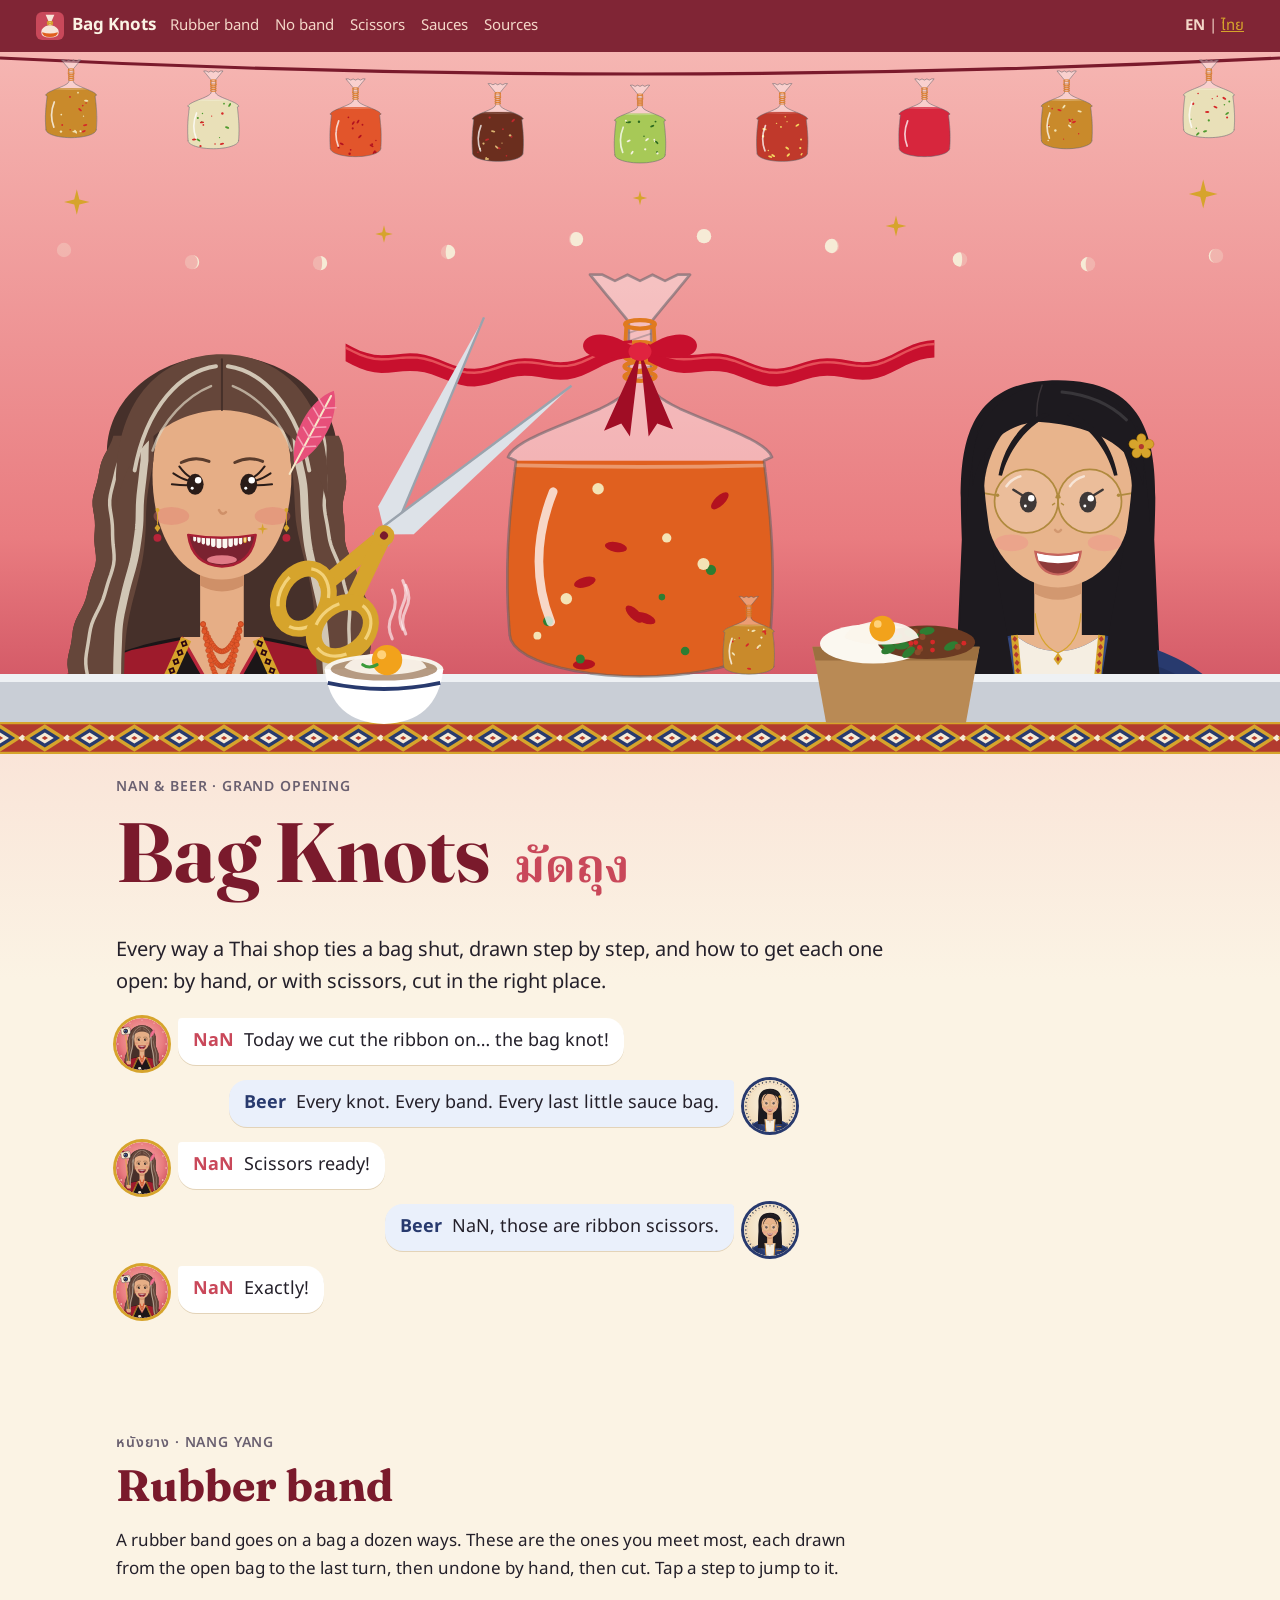
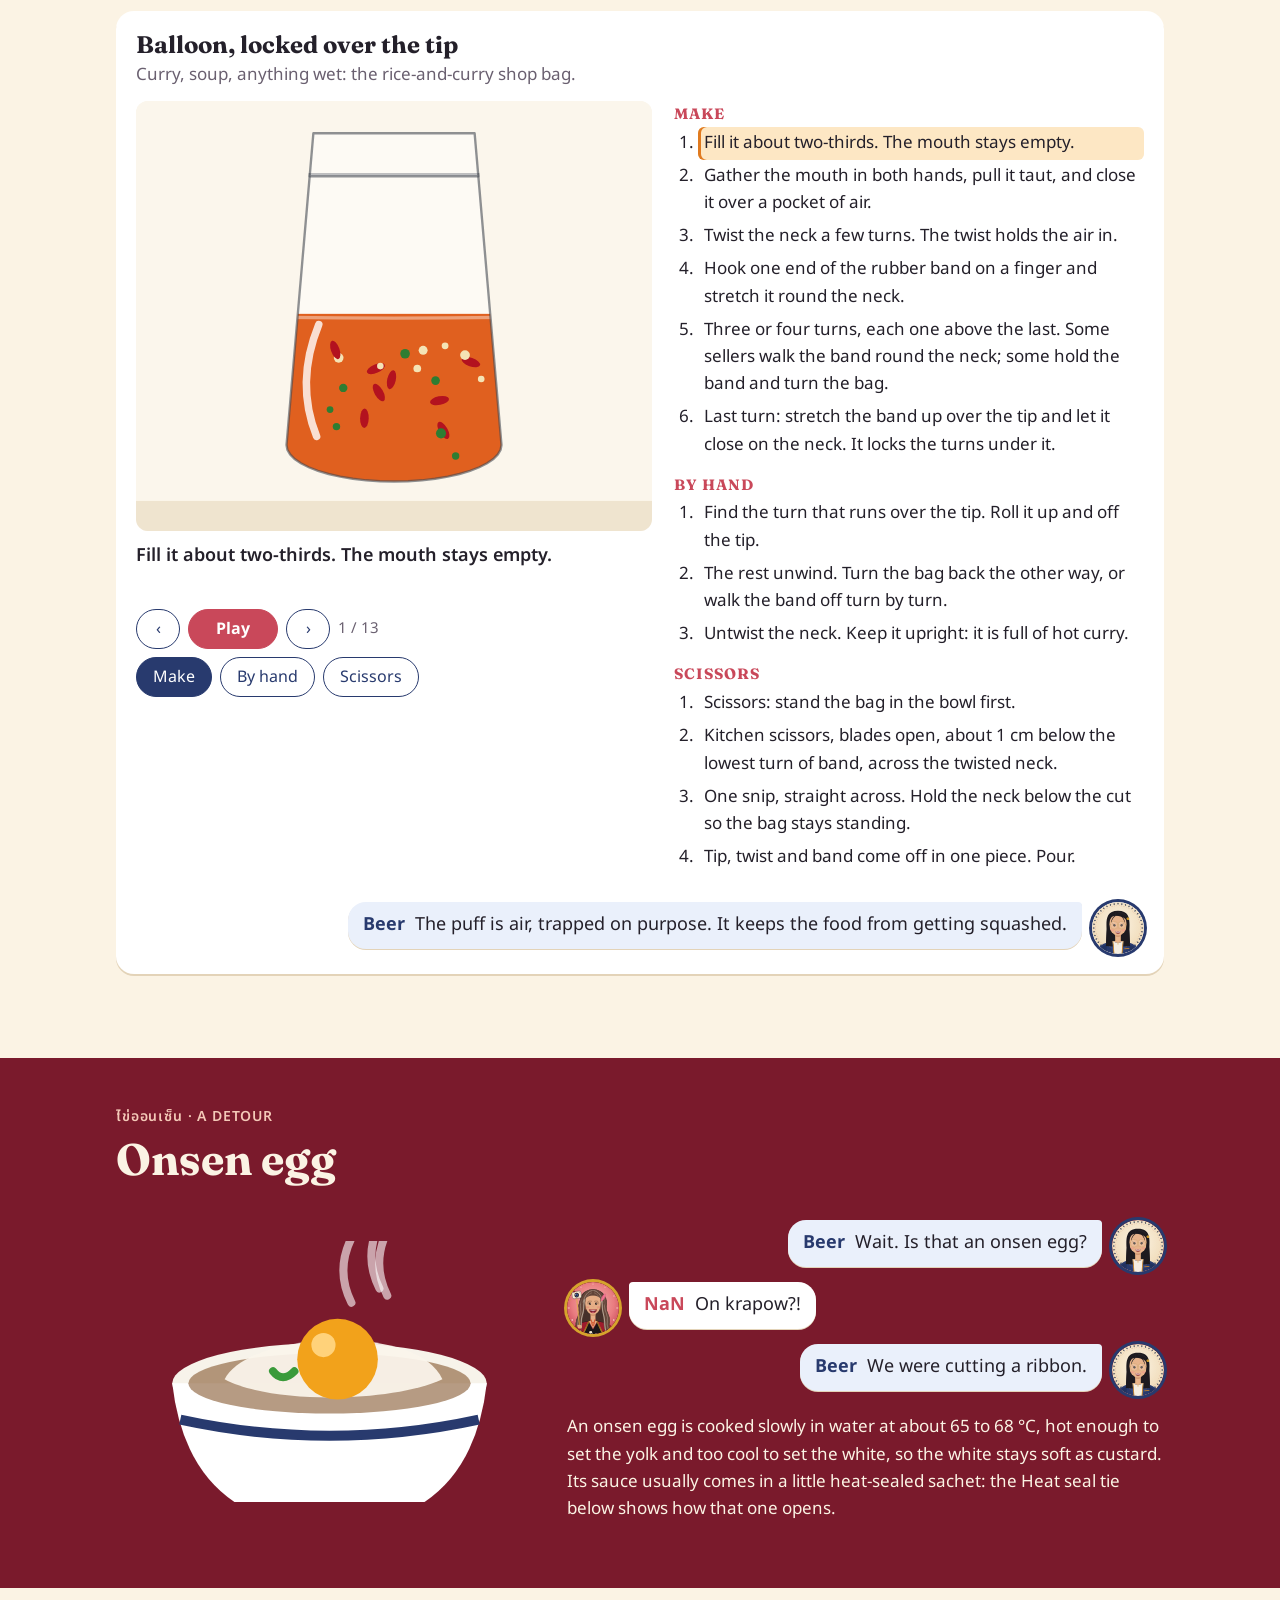
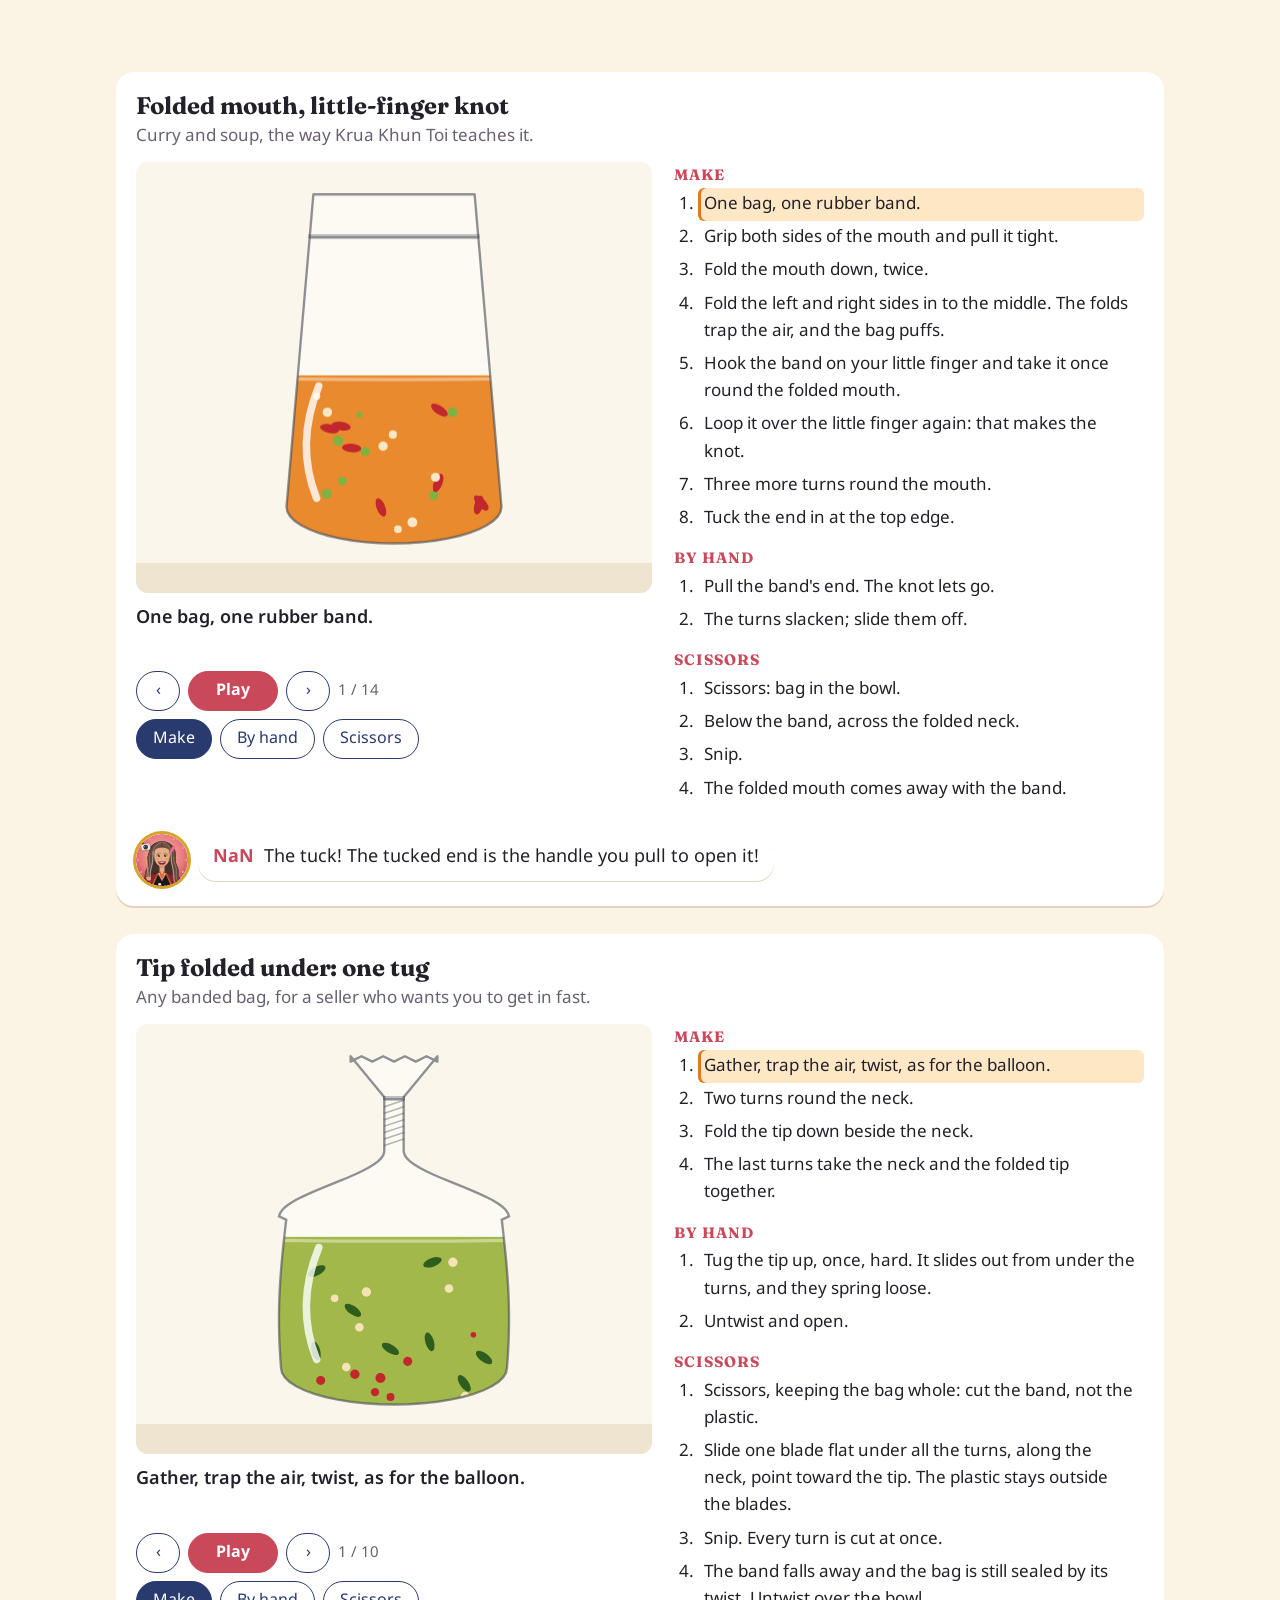
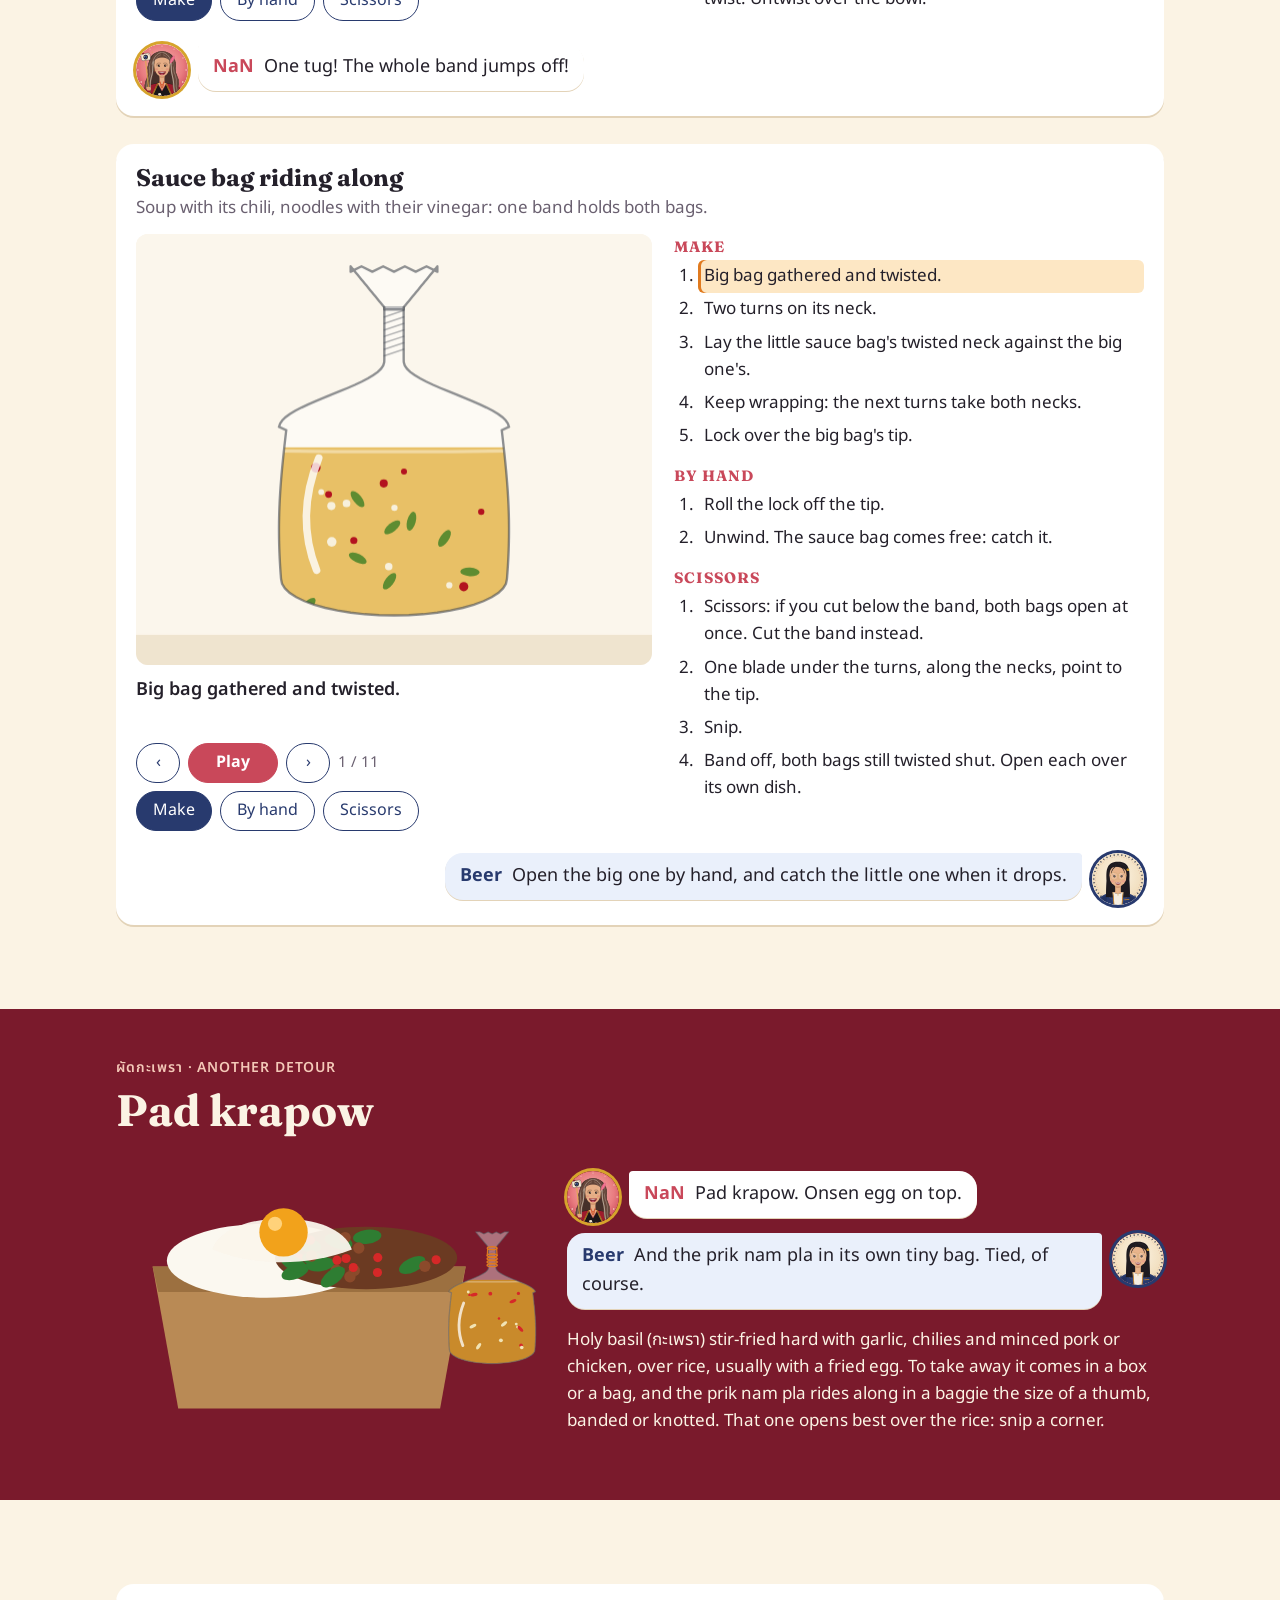
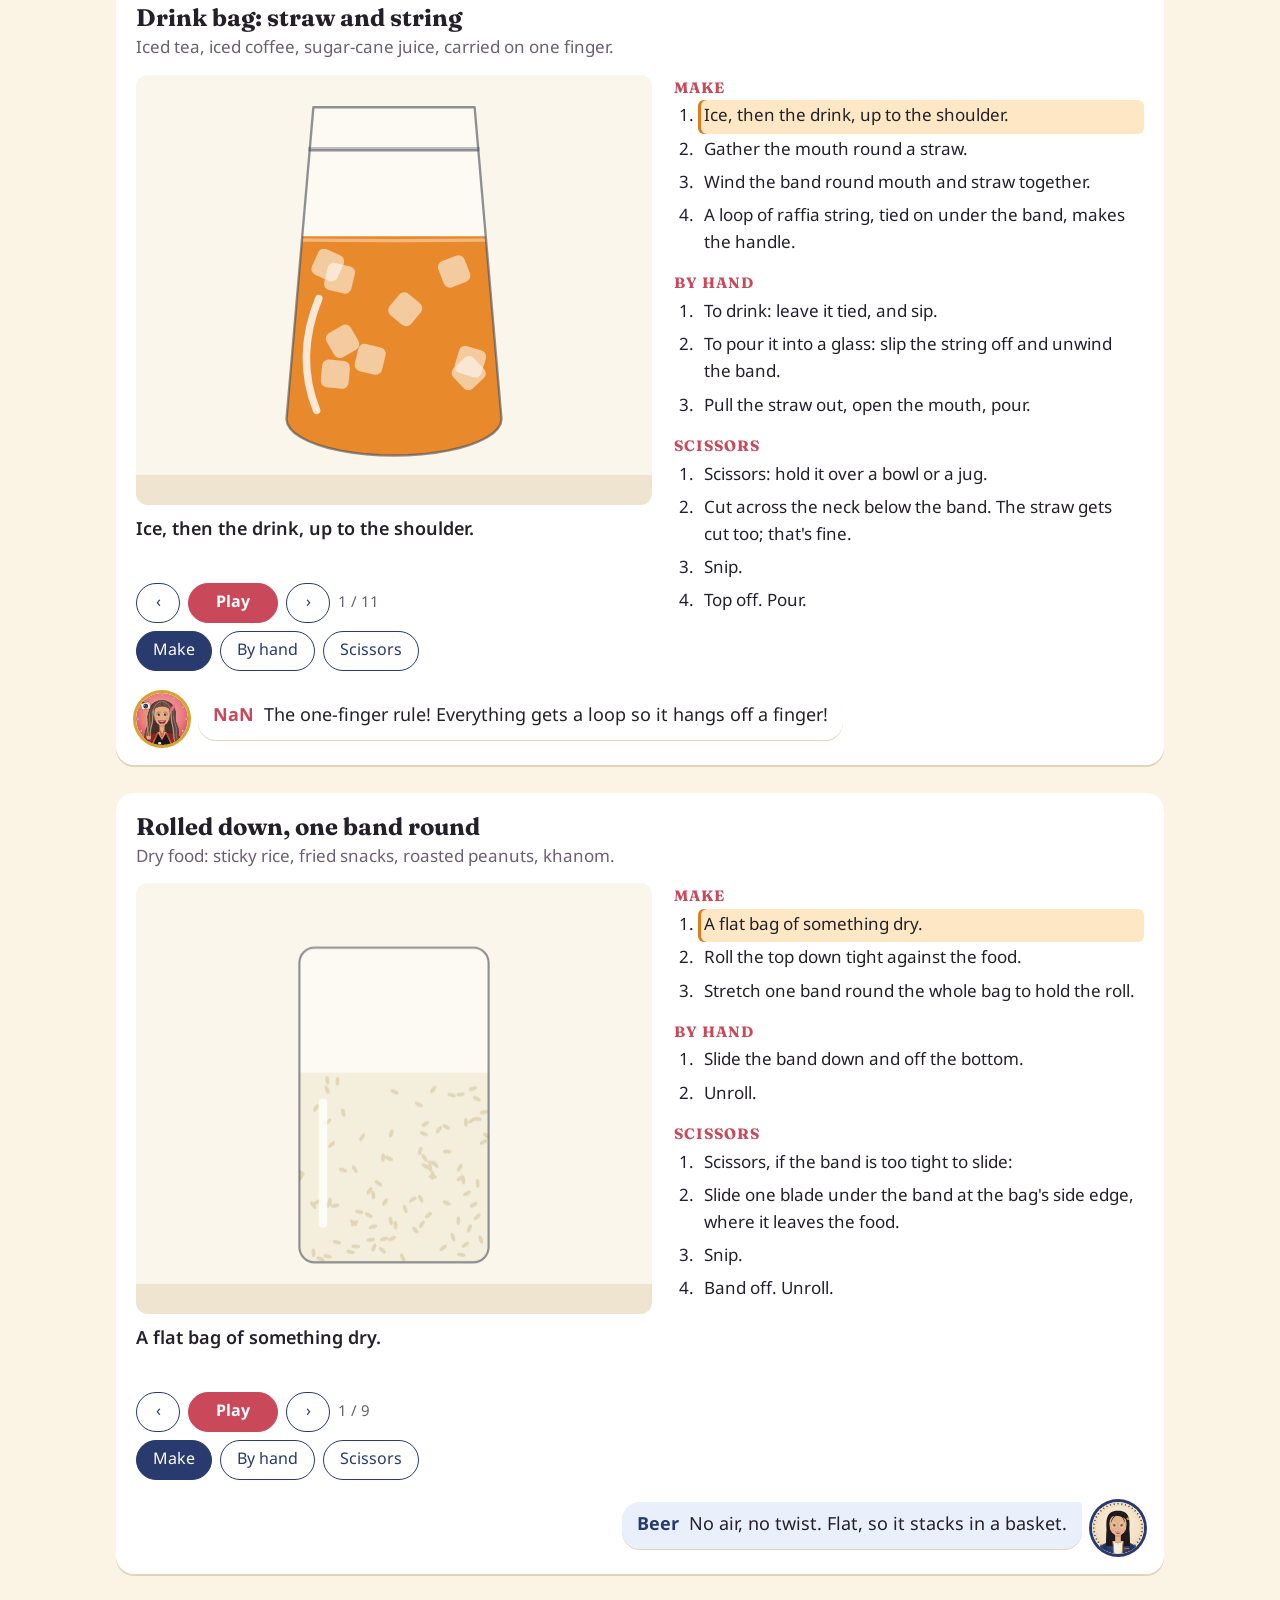
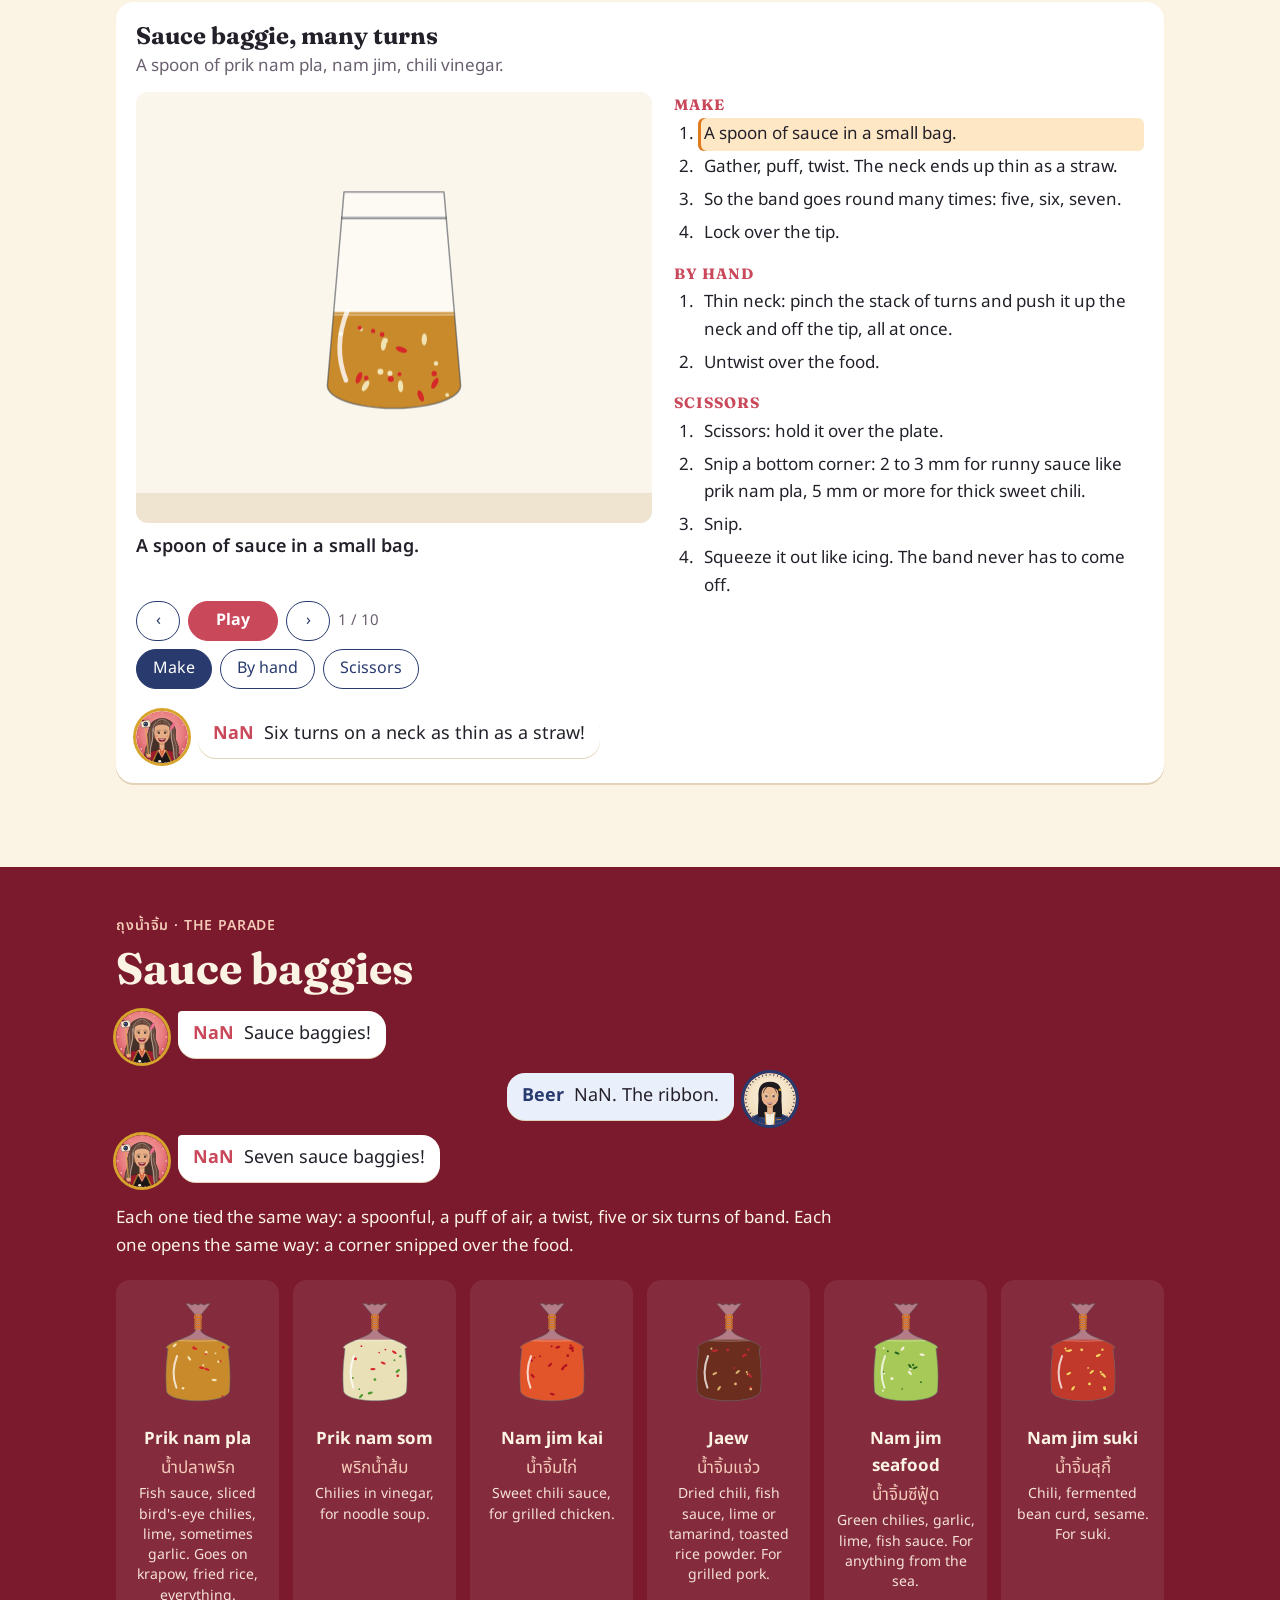
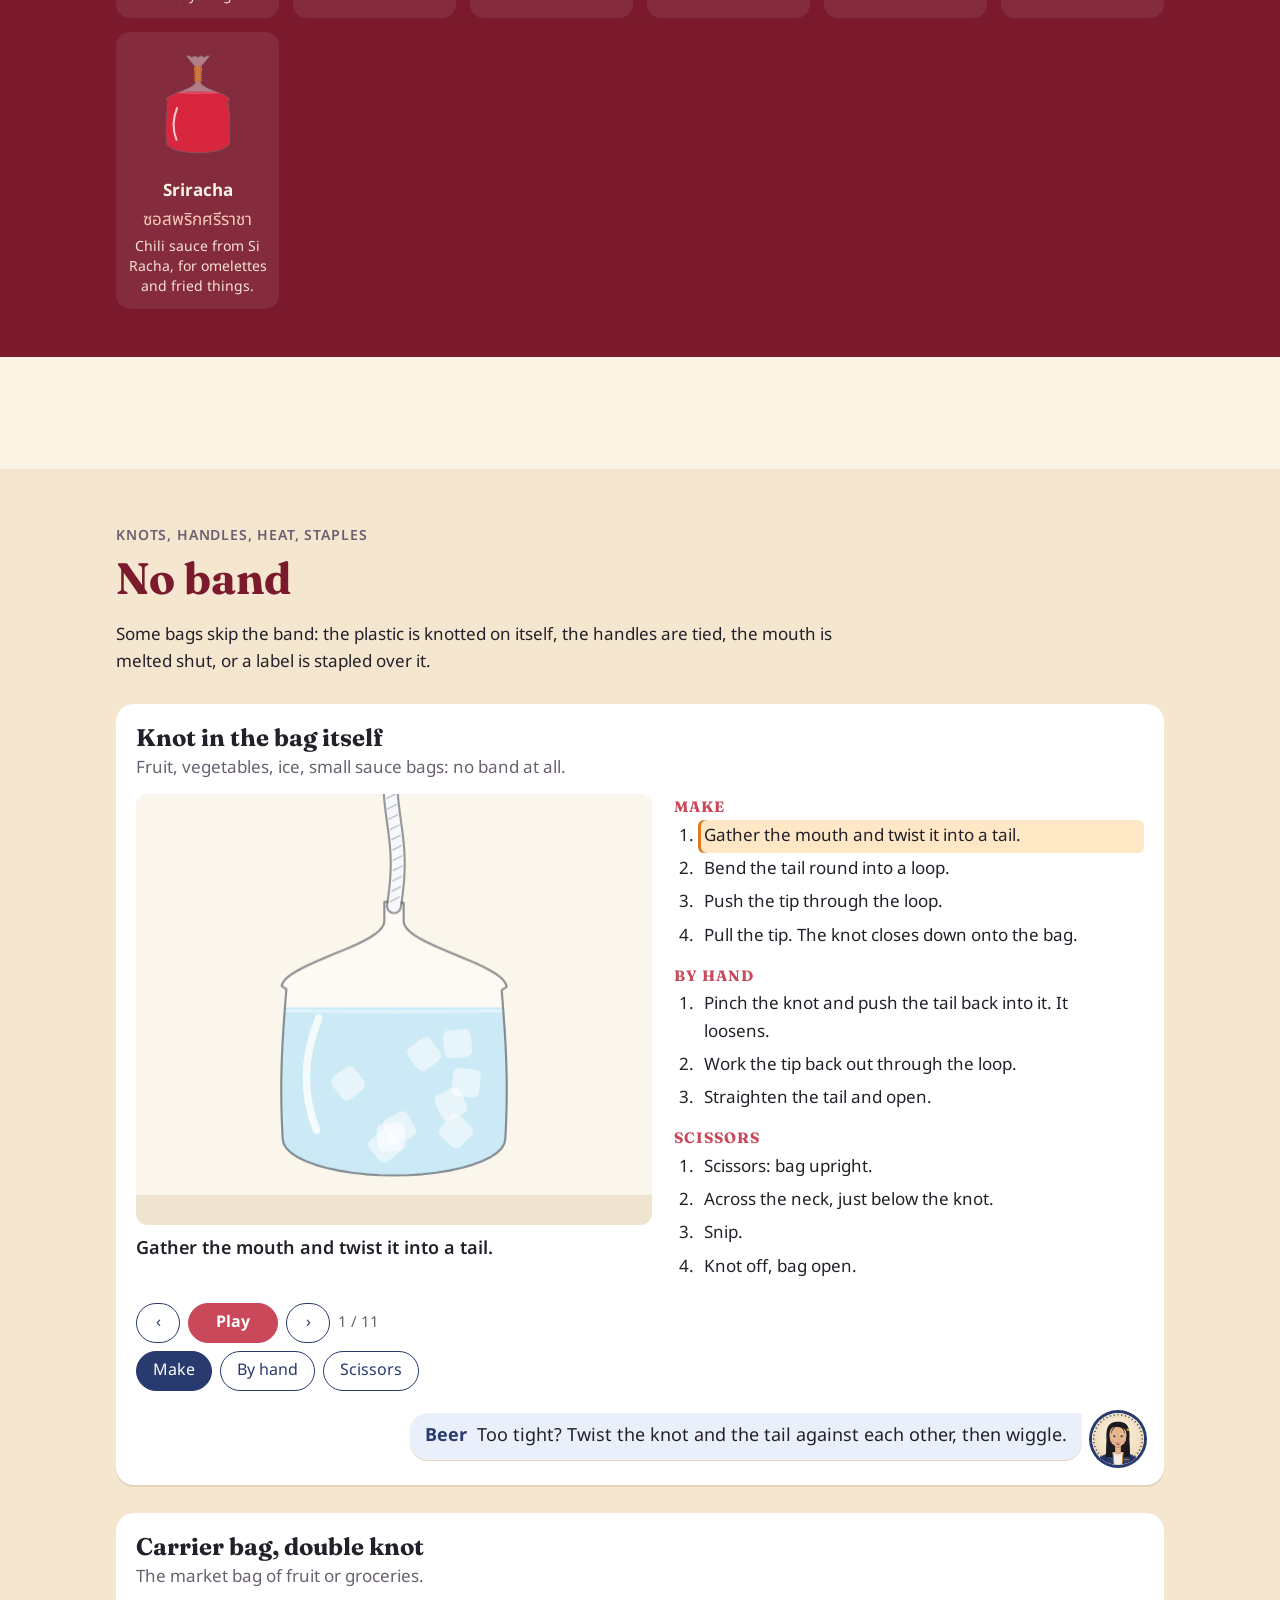
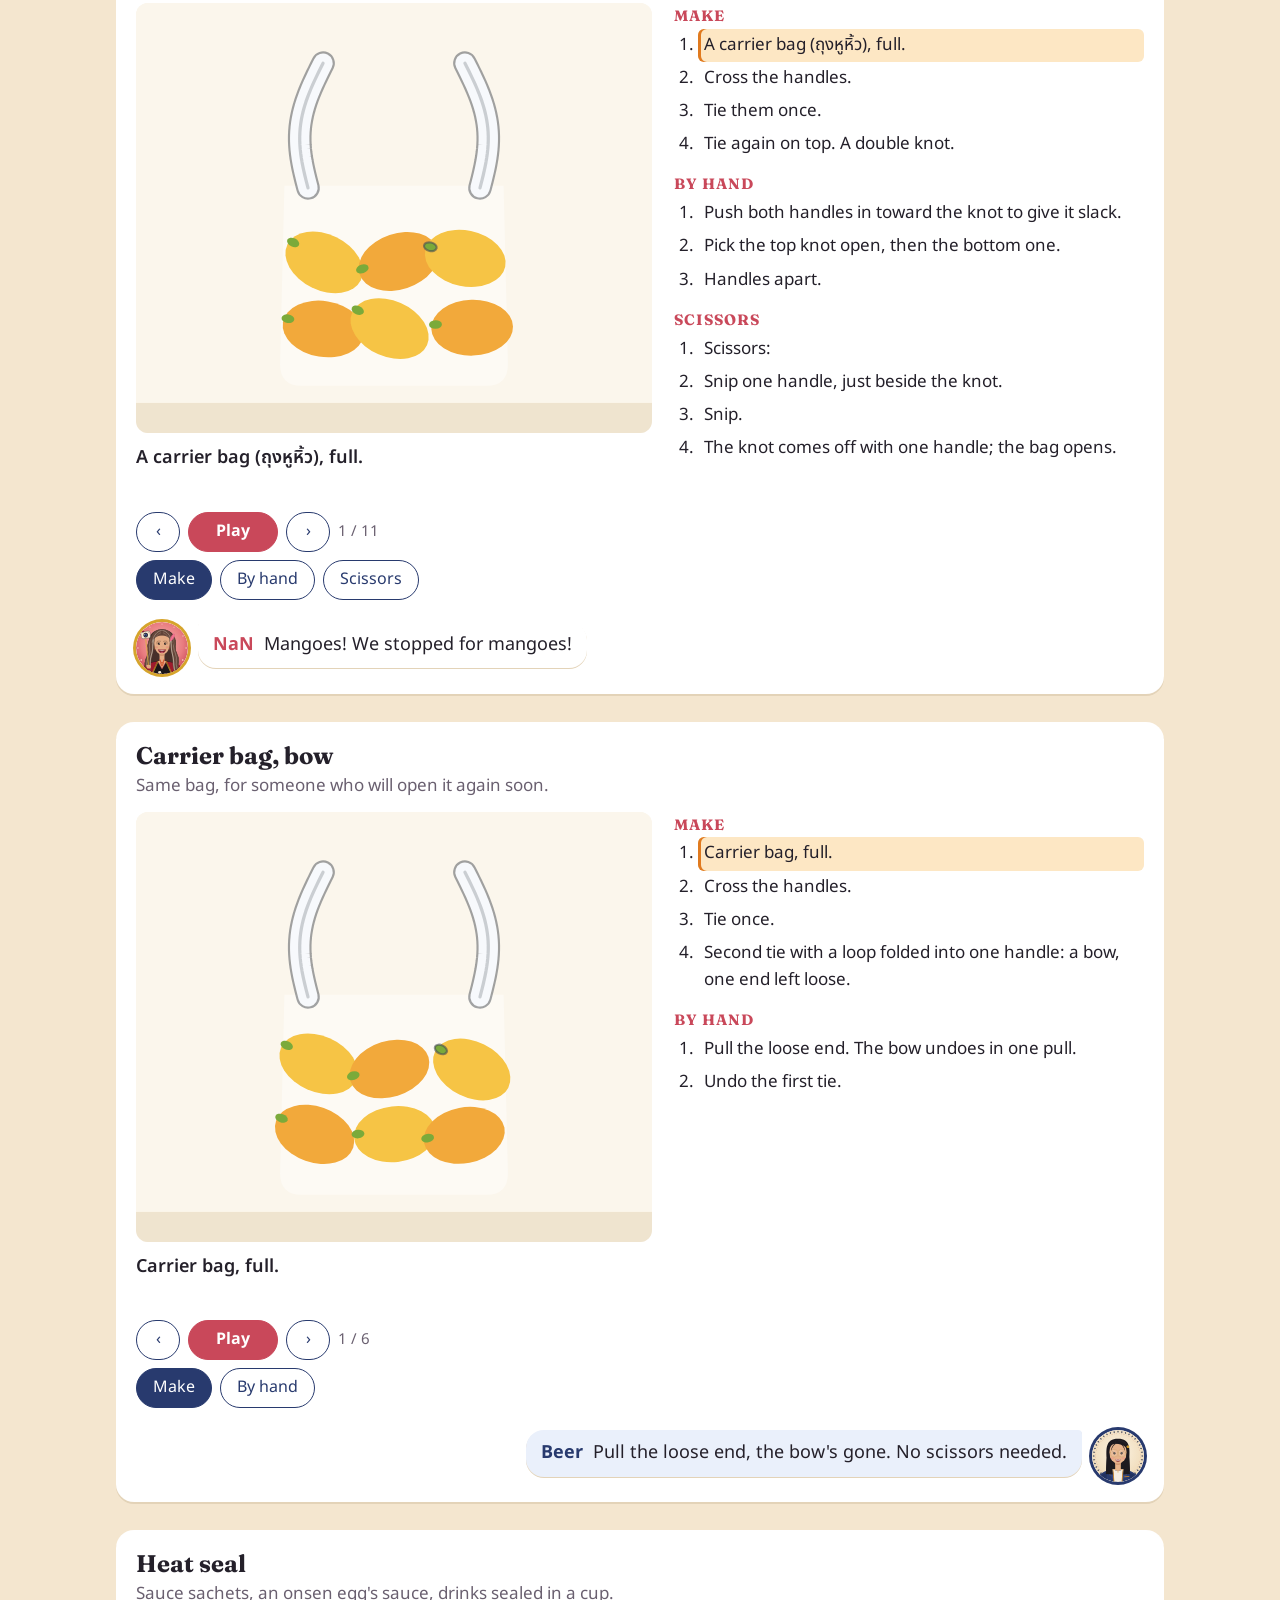
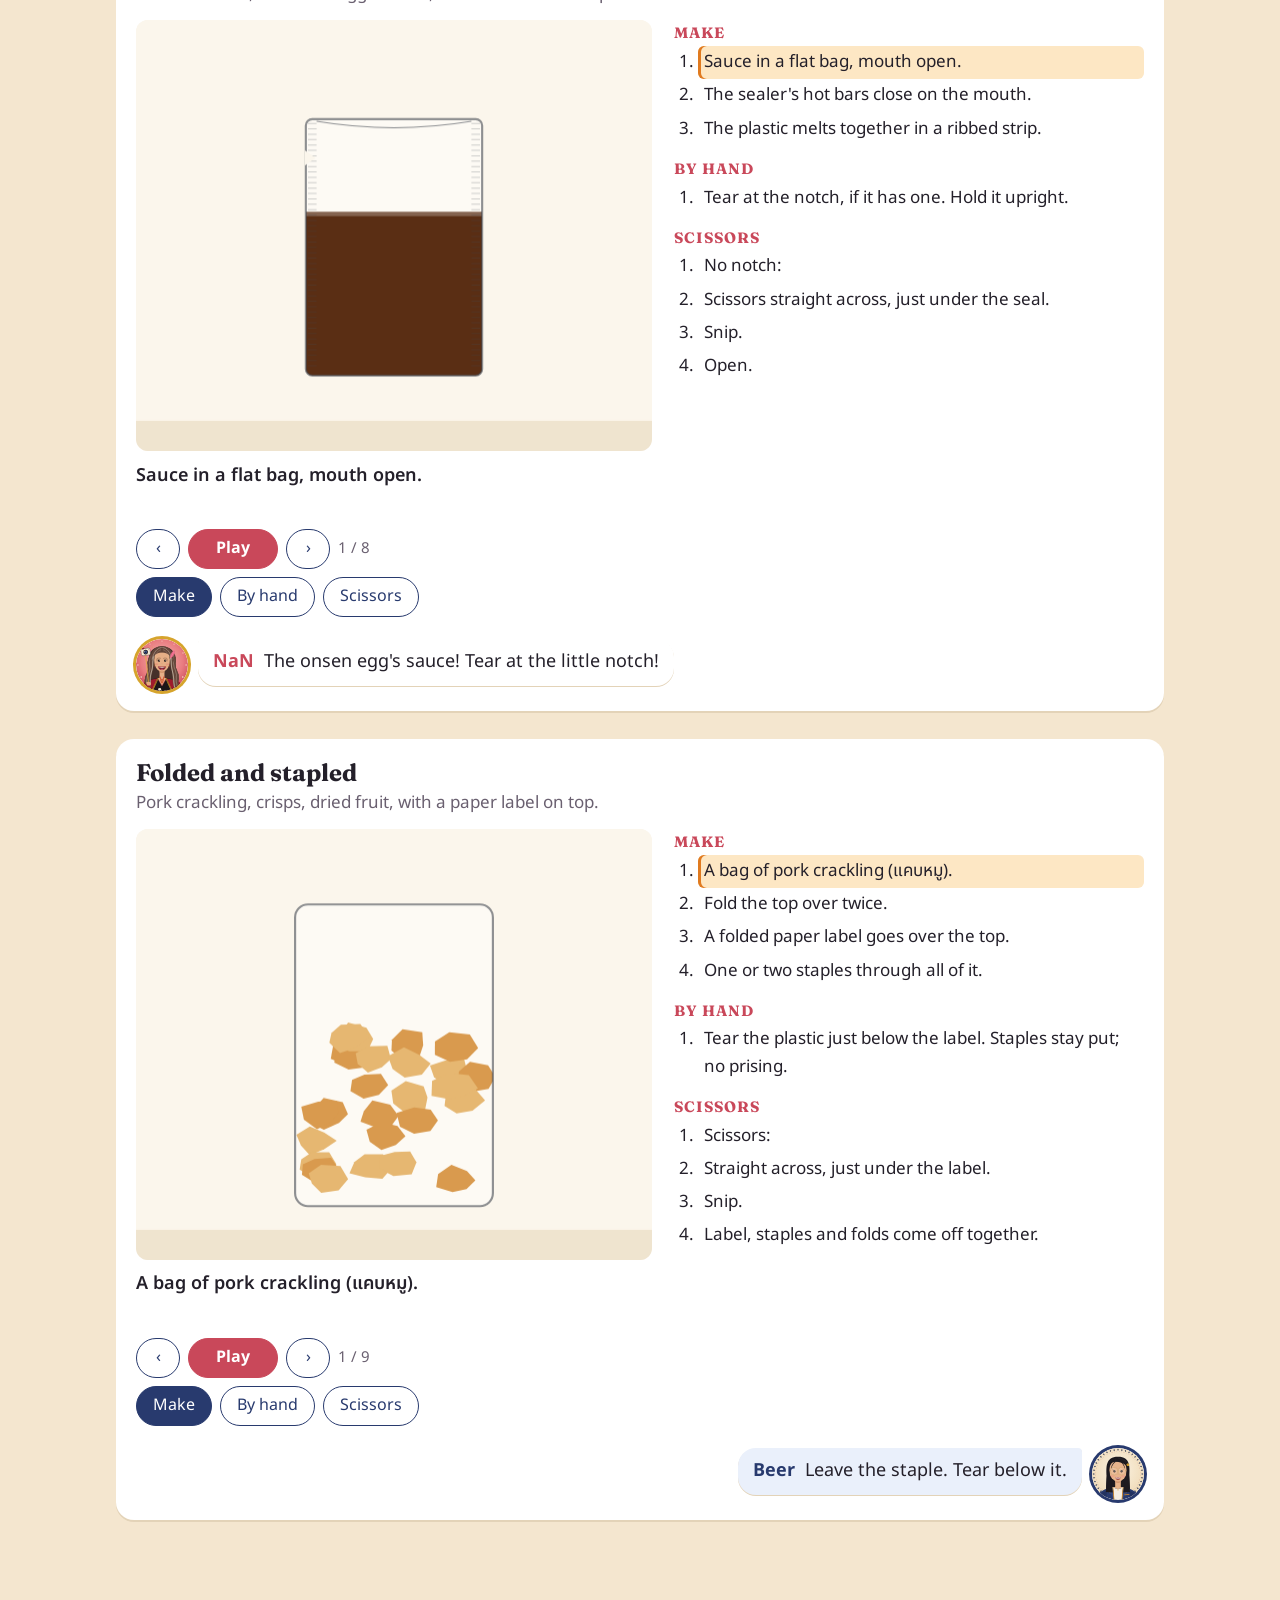
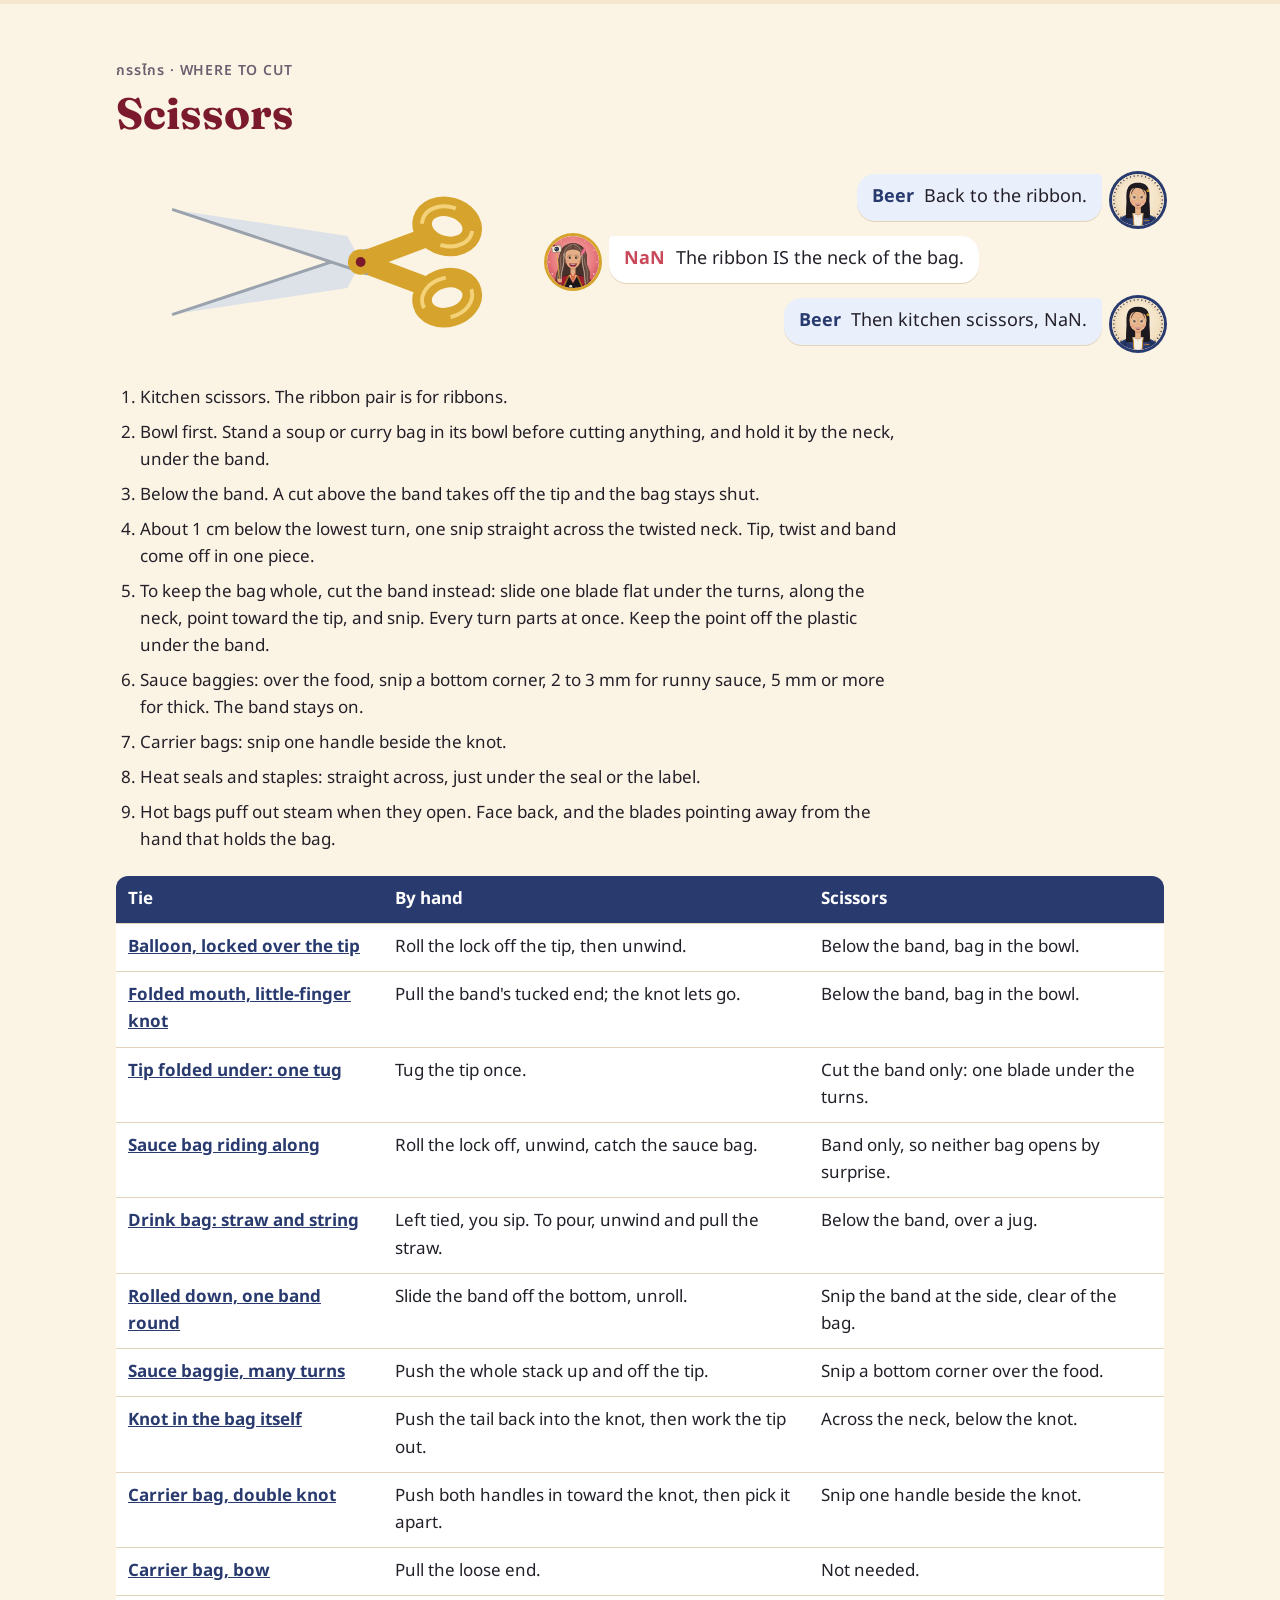
<file: docs/index.html>
<!doctype html><html lang="en" translate="no" class="notranslate"><head>
<meta charset="utf-8"><meta name="viewport" content="width=device-width,initial-scale=1"><meta name="google" content="notranslate">
<script>if(/[.]translate[.]goog$/.test(location.hostname))location.replace("https://"+location.hostname.slice(0,-15).replace(/--/g,"~").replace(/-/g,".").replace(/~/g,"-")+location.pathname+location.search.replace(/([?&])_x_tr_[^&]*/g,"$1").replace(/[?&]+$/,"").replace(/[?]&+/,"?")+location.hash)</script>
<title>Bag Knots · มัดถุง</title>
<meta name="description" content="Every way a Thai shop ties a bag shut, drawn step by step, and how to get each one open: by hand, or with scissors cut in the right place. With NaN and Beer.">
<link rel="canonical" href="https://nanobotco.github.io/bag-knots/">
<link rel="alternate" hreflang="en" href="https://nanobotco.github.io/bag-knots/"><link rel="alternate" hreflang="th" href="https://nanobotco.github.io/bag-knots/th/"><link rel="alternate" hreflang="x-default" href="https://nanobotco.github.io/bag-knots/">
<meta property="og:type" content="website"><meta property="og:site_name" content="Bag Knots · มัดถุง">
<meta property="og:title" content="Bag Knots · มัดถุง"><meta property="og:description" content="Every way a Thai shop ties a bag shut, drawn step by step, and how to get each one open: by hand, or with scissors cut in the right place. With NaN and Beer."><meta property="og:url" content="https://nanobotco.github.io/bag-knots/">
<meta property="og:image" content="https://nanobotco.github.io/bag-knots/card.jpg"><meta property="og:image:secure_url" content="https://nanobotco.github.io/bag-knots/card.jpg"><meta property="og:image:type" content="image/jpeg">
<meta property="og:image:width" content="1200"><meta property="og:image:height" content="630">
<meta property="og:image:alt" content="NaN and Beer behind a shop counter with giant ribbon scissors, a puffed curry bag tied with a red bow, an onsen egg, pad krapow and a string of sauce baggies">
<meta property="og:locale" content="en_US"><meta property="og:locale:alternate" content="th_TH">
<meta name="twitter:card" content="summary_large_image">
<link rel="icon" href="icon.svg" type="image/svg+xml">
<link rel="preconnect" href="https://fonts.googleapis.com"><link rel="preconnect" href="https://fonts.gstatic.com" crossorigin>
<link href="https://fonts.googleapis.com/css2?family=Fraunces:opsz,wght@9..144,700&family=Noto+Sans+Thai:wght@400;600;700&family=Noto+Serif+Thai:wght@700&display=swap" rel="stylesheet">
<style>:root{--paper:#FBF3E4;--paper2:#F4E6CF;--ink:#24202A;--mute:#6A6070;--rose:#C9485A;--rose2:#EE9496;--wine:#7A1A2C;--ind:#283A6E;--gold:#D6A42C;--band:#E07A1F;--rule:#E3D3B8;--blue:#1F5FA8}
*{box-sizing:border-box}
html{scroll-behavior:smooth;-webkit-text-size-adjust:100%}
body{margin:0;background:var(--paper);color:var(--ink);font:17px/1.6 "Noto Sans Thai",system-ui,-apple-system,"Segoe UI",sans-serif}
html[lang=th] body{font-size:18px;line-height:1.75}
a{color:var(--ind)}
h1,h2,h3,h4{font-family:Fraunces,"Noto Serif Thai",Georgia,serif;font-weight:700;line-height:1.15;margin:0 0 .4em}
html[lang=th] h1,html[lang=th] h2,html[lang=th] h3,html[lang=th] h4{font-family:"Noto Serif Thai",Fraunces,serif;line-height:1.4}
h1{font-size:clamp(40px,8vw,84px);color:var(--wine)}
h1 span{font-size:.55em;color:var(--rose);margin-left:.2em}
h2{font-size:clamp(28px,4.6vw,44px);color:var(--wine)}
h3{font-size:24px;margin:0}
h4{font-size:15px;letter-spacing:.06em;text-transform:uppercase;color:var(--rose);margin:0 0 .3em}
html[lang=th] h4{letter-spacing:0;text-transform:none;font-size:17px}
.in{max-width:1080px;margin:0 auto;padding:0 16px}
.kick{font-size:14px;letter-spacing:.06em;text-transform:uppercase;color:var(--mute);margin:0 0 .4em;font-weight:600}
html[lang=th] .kick{text-transform:none;letter-spacing:0}
.intro{font-size:20px;max-width:40em}
.sec{padding:56px 0}
.sec p{max-width:44em}
.alt{background:var(--paper2)}
.note{font-size:15px;color:var(--mute)}
/* top bar */
header.top{position:sticky;top:0;z-index:20;background:rgba(122,26,44,.95);backdrop-filter:blur(8px);-webkit-backdrop-filter:blur(8px);color:#FBF3E4;transition:transform .25s}
header.top .in{display:flex;align-items:center;gap:14px;min-height:52px;max-width:1240px}
.brand{display:flex;align-items:center;gap:8px;color:#FBF3E4;text-decoration:none;font-weight:700;white-space:nowrap}
header.top nav{display:flex;gap:16px;overflow-x:auto;scrollbar-width:none;flex:1;font-size:15px}
header.top nav::-webkit-scrollbar{display:none}
header.top nav a{color:#F4D7C8;text-decoration:none;white-space:nowrap;padding:6px 0}
header.top nav a:hover{color:#fff}
.lang{white-space:nowrap;font-size:15px;color:#F4D7C8}
.lang a{color:var(--gold)}
body.nav-away header.top{transform:translateY(-100%)}
@media (max-width:720px){.brand span{display:none}}
/* hero */
.hero{background:linear-gradient(#F6B8B4,var(--paper) 70%);padding-bottom:40px}
.hero-img{display:block;width:100%;height:auto;max-height:78vh;object-fit:cover;object-position:50% 100%}
.hero .in{padding-top:22px}
/* NaN and Beer */
.talk{display:flex;flex-direction:column;gap:10px;margin:18px 0;max-width:40em}
.say{display:flex;gap:10px;align-items:flex-start}
.say img{width:52px;height:52px;border-radius:50%;flex:none;box-shadow:0 0 0 3px var(--gold)}
.say p{margin:0;background:#fff;border-radius:4px 18px 18px 18px;padding:9px 15px;box-shadow:0 1px 0 var(--rule);font-size:18px}
.say b{color:var(--rose);margin-right:.3em}
.say-beer{flex-direction:row-reverse;margin-left:auto}
.say-beer p{border-radius:18px 4px 18px 18px;background:#EAF0FB}
.say-beer b{color:var(--ind)}
.say-beer img{box-shadow:0 0 0 3px var(--ind)}
/* a tie */
.tie{background:#fff;border-radius:18px;padding:20px;margin:28px 0;box-shadow:0 2px 0 var(--rule)}
.tie>header{margin-bottom:12px}
.where{margin:.2em 0 0;color:var(--mute)}
.tie-g{display:grid;grid-template-columns:minmax(0,1.1fr) minmax(0,1fr);gap:22px;align-items:start}
@media (max-width:820px){.tie-g{grid-template-columns:1fr}}
canvas{display:block;width:100%;aspect-ratio:480/400;border-radius:12px;background:#FBF6EC}
.cap{min-height:3.3em;margin:.6em 0 .2em;font-size:18px;font-weight:600}
.ctl,.phases{display:flex;flex-wrap:wrap;align-items:center;gap:8px;margin:8px 0}
.cnt{color:var(--mute);font-variant-numeric:tabular-nums;font-size:15px}
.pill,.chip{font:inherit;font-size:16px;border:1.5px solid var(--ind);background:transparent;color:var(--ind);border-radius:999px;padding:6px 16px;cursor:pointer;min-height:40px;min-width:44px}
.pill.hot{background:var(--rose);border-color:var(--rose);color:#fff;font-weight:700;min-width:90px}
.chip[aria-pressed=true]{background:var(--ind);color:#fff}
.steps h4{margin-top:4px}
.steps ol{margin:0 0 14px;padding-left:1.4em}
.steps li{padding:3px 6px;border-radius:6px;cursor:pointer}
.steps li.on{background:#FDE7C4;box-shadow:inset 3px 0 0 var(--band)}
.tie .say{margin-top:14px}
/* detours */
.detour{background:var(--wine);color:#FBF3E4;padding:48px 0}
.detour h2{color:#FBF3E4}
.detour .kick{color:#F4C9B8}
.detour p{max-width:44em}
.det-g{display:grid;grid-template-columns:minmax(0,1fr) minmax(0,1.4fr);gap:24px;align-items:center}
.det-g>img{width:100%;height:auto}
@media (max-width:720px){.det-g{grid-template-columns:1fr}}
.detour .say p{color:var(--ink)}
.parade{display:grid;grid-template-columns:repeat(auto-fill,minmax(150px,1fr));gap:14px;margin-top:20px}
.sauce{margin:0;background:rgba(255,255,255,.08);border-radius:14px;padding:12px;text-align:center}
.sauce svg{width:100px;height:auto}
.sauce figcaption{display:flex;flex-direction:column;gap:2px}
.sauce span{color:#F4C9B8}
.sauce small{font-size:14px;color:#F6E2D6;line-height:1.45}
/* scissors */
.scis-g{display:grid;grid-template-columns:minmax(0,.8fr) minmax(0,1.2fr);gap:20px;align-items:center}
.scis-g>img{width:100%;height:auto}
@media (max-width:720px){.scis-g{grid-template-columns:1fr}}
.rules{max-width:46em;padding-left:1.4em}
.rules li{margin:.45em 0}
.tbl{overflow-x:auto;margin:22px 0}
table{border-collapse:collapse;width:100%;min-width:520px;background:#fff;border-radius:12px;overflow:hidden}
th,td{text-align:left;padding:10px 12px;border-bottom:1px solid var(--rule);vertical-align:top}
thead th{background:var(--ind);color:#fff}
.src li{margin:.4em 0}
footer.bot{background:var(--wine);color:#F4D7C8;padding:24px 0;font-size:15px}
footer.bot a{color:var(--gold)}
</style></head><body>
<header class="top"><div class="in"><a class="brand" href="#top"><img src="icon.svg" alt="" width="28" height="28"><span>Bag Knots</span></a>
<nav><a href="#band">Rubber band</a><a href="#plain">No band</a><a href="#scissors">Scissors</a><a href="#sauces">Sauces</a><a href="#sources">Sources</a></nav>
<span class="lang"><b>EN</b> | <a href="https://nanobotco.github.io/bag-knots/th/" hreflang="th">ไทย</a></span></div></header>
<main id="top"><section class="hero"><img class="hero-img" src="img/hero.svg" alt="NaN and Beer behind a shop counter. NaN holds giant gold ribbon scissors; a puffed curry bag stands between them with a red bow on its neck; an onsen egg, a box of pad krapow and a string of sauce baggies are in the way." width="1600" height="900">
<div class="in"><p class="kick">NaN &amp; Beer · grand opening</p><h1>Bag Knots <span>มัดถุง</span></h1>
<p class="intro">Every way a Thai shop ties a bag shut, drawn step by step, and how to get each one open: by hand, or with scissors, cut in the right place.</p><div class="talk"><div class="say say-nan"><img src="img/nan.svg" alt="" width="52" height="52"><p><b>NaN</b> Today we cut the ribbon on… the bag knot!</p></div><div class="say say-beer"><img src="img/beer.svg" alt="" width="52" height="52"><p><b>Beer</b> Every knot. Every band. Every last little sauce bag.</p></div><div class="say say-nan"><img src="img/nan.svg" alt="" width="52" height="52"><p><b>NaN</b> Scissors ready!</p></div><div class="say say-beer"><img src="img/beer.svg" alt="" width="52" height="52"><p><b>Beer</b> NaN, those are ribbon scissors.</p></div><div class="say say-nan"><img src="img/nan.svg" alt="" width="52" height="52"><p><b>NaN</b> Exactly!</p></div></div></div></section>
<section class="sec" id="band"><div class="in"><p class="kick">หนังยาง · nang yang</p><h2>Rubber band</h2><p>A rubber band goes on a bag a dozen ways. These are the ones you meet most, each drawn from the open bag to the last turn, then undone by hand, then cut. Tap a step to jump to it.</p>
<article class="tie" id="tie-balloon" data-tie="balloon">
<header><h3>Balloon, locked over the tip</h3><p class="where">Curry, soup, anything wet: the rice-and-curry shop bag.</p></header>
<div class="tie-g"><div class="stage"><canvas width="480" height="400" role="img" aria-label="Balloon, locked over the tip"></canvas>
<p class="cap" aria-live="polite"></p>
<div class="ctl"><button type="button" class="pill prev" aria-label="‹">‹</button><button type="button" class="pill play hot" aria-pressed="false">Play</button><button type="button" class="pill next" aria-label="›">›</button><span class="cnt"></span></div>
<div class="phases"><button type="button" class="chip" data-phase="make" aria-pressed="false">Make</button><button type="button" class="chip" data-phase="hand" aria-pressed="false">By hand</button><button type="button" class="chip" data-phase="scis" aria-pressed="false">Scissors</button></div></div>
<div class="steps"><div class="ph"><h4>Make</h4><ol><li data-i="0">Fill it about two-thirds. The mouth stays empty.</li><li data-i="1">Gather the mouth in both hands, pull it taut, and close it over a pocket of air.</li><li data-i="2">Twist the neck a few turns. The twist holds the air in.</li><li data-i="3">Hook one end of the rubber band on a finger and stretch it round the neck.</li><li data-i="4">Three or four turns, each one above the last. Some sellers walk the band round the neck; some hold the band and turn the bag.</li><li data-i="5">Last turn: stretch the band up over the tip and let it close on the neck. It locks the turns under it.</li></ol></div><div class="ph"><h4>By hand</h4><ol><li data-i="6">Find the turn that runs over the tip. Roll it up and off the tip.</li><li data-i="7">The rest unwind. Turn the bag back the other way, or walk the band off turn by turn.</li><li data-i="8">Untwist the neck. Keep it upright: it is full of hot curry.</li></ol></div><div class="ph"><h4>Scissors</h4><ol><li data-i="9">Scissors: stand the bag in the bowl first.</li><li data-i="10">Kitchen scissors, blades open, about 1 cm below the lowest turn of band, across the twisted neck.</li><li data-i="11">One snip, straight across. Hold the neck below the cut so the bag stays standing.</li><li data-i="12">Tip, twist and band come off in one piece. Pour.</li></ol></div></div></div>
<div class="say say-beer"><img src="img/beer.svg" alt="" width="52" height="52"><p><b>Beer</b> The puff is air, trapped on purpose. It keeps the food from getting squashed.</p></div>
</article></div></section><section class="detour" id="egg"><div class="in">
<p class="kick">ไข่ออนเซ็น · a detour</p><h2>Onsen egg</h2>
<div class="det-g"><img src="img/egg.svg" alt="" width="360" height="220" loading="lazy">
<div><div class="talk"><div class="say say-beer"><img src="img/beer.svg" alt="" width="52" height="52"><p><b>Beer</b> Wait. Is that an onsen egg?</p></div><div class="say say-nan"><img src="img/nan.svg" alt="" width="52" height="52"><p><b>NaN</b> On krapow?!</p></div><div class="say say-beer"><img src="img/beer.svg" alt="" width="52" height="52"><p><b>Beer</b> We were cutting a ribbon.</p></div></div><p>An onsen egg is cooked slowly in water at about 65 to 68 °C, hot enough to set the yolk and too cool to set the white, so the white stays soft as custard. Its sauce usually comes in a little heat-sealed sachet: the Heat seal tie below shows how that one opens.</p></div></div></div></section><section class="sec"><div class="in"><article class="tie" id="tie-flatfold" data-tie="flatfold">
<header><h3>Folded mouth, little-finger knot</h3><p class="where">Curry and soup, the way Krua Khun Toi teaches it.</p></header>
<div class="tie-g"><div class="stage"><canvas width="480" height="400" role="img" aria-label="Folded mouth, little-finger knot"></canvas>
<p class="cap" aria-live="polite"></p>
<div class="ctl"><button type="button" class="pill prev" aria-label="‹">‹</button><button type="button" class="pill play hot" aria-pressed="false">Play</button><button type="button" class="pill next" aria-label="›">›</button><span class="cnt"></span></div>
<div class="phases"><button type="button" class="chip" data-phase="make" aria-pressed="false">Make</button><button type="button" class="chip" data-phase="hand" aria-pressed="false">By hand</button><button type="button" class="chip" data-phase="scis" aria-pressed="false">Scissors</button></div></div>
<div class="steps"><div class="ph"><h4>Make</h4><ol><li data-i="0">One bag, one rubber band.</li><li data-i="1">Grip both sides of the mouth and pull it tight.</li><li data-i="2">Fold the mouth down, twice.</li><li data-i="3">Fold the left and right sides in to the middle. The folds trap the air, and the bag puffs.</li><li data-i="4">Hook the band on your little finger and take it once round the folded mouth.</li><li data-i="5">Loop it over the little finger again: that makes the knot.</li><li data-i="6">Three more turns round the mouth.</li><li data-i="7">Tuck the end in at the top edge.</li></ol></div><div class="ph"><h4>By hand</h4><ol><li data-i="8">Pull the band&#x27;s end. The knot lets go.</li><li data-i="9">The turns slacken; slide them off.</li></ol></div><div class="ph"><h4>Scissors</h4><ol><li data-i="10">Scissors: bag in the bowl.</li><li data-i="11">Below the band, across the folded neck.</li><li data-i="12">Snip.</li><li data-i="13">The folded mouth comes away with the band.</li></ol></div></div></div>
<div class="say say-nan"><img src="img/nan.svg" alt="" width="52" height="52"><p><b>NaN</b> The tuck! The tucked end is the handle you pull to open it!</p></div>
</article><article class="tie" id="tie-tug" data-tie="tug">
<header><h3>Tip folded under: one tug</h3><p class="where">Any banded bag, for a seller who wants you to get in fast.</p></header>
<div class="tie-g"><div class="stage"><canvas width="480" height="400" role="img" aria-label="Tip folded under: one tug"></canvas>
<p class="cap" aria-live="polite"></p>
<div class="ctl"><button type="button" class="pill prev" aria-label="‹">‹</button><button type="button" class="pill play hot" aria-pressed="false">Play</button><button type="button" class="pill next" aria-label="›">›</button><span class="cnt"></span></div>
<div class="phases"><button type="button" class="chip" data-phase="make" aria-pressed="false">Make</button><button type="button" class="chip" data-phase="hand" aria-pressed="false">By hand</button><button type="button" class="chip" data-phase="scis" aria-pressed="false">Scissors</button></div></div>
<div class="steps"><div class="ph"><h4>Make</h4><ol><li data-i="0">Gather, trap the air, twist, as for the balloon.</li><li data-i="1">Two turns round the neck.</li><li data-i="2">Fold the tip down beside the neck.</li><li data-i="3">The last turns take the neck and the folded tip together.</li></ol></div><div class="ph"><h4>By hand</h4><ol><li data-i="4">Tug the tip up, once, hard. It slides out from under the turns, and they spring loose.</li><li data-i="5">Untwist and open.</li></ol></div><div class="ph"><h4>Scissors</h4><ol><li data-i="6">Scissors, keeping the bag whole: cut the band, not the plastic.</li><li data-i="7">Slide one blade flat under all the turns, along the neck, point toward the tip. The plastic stays outside the blades.</li><li data-i="8">Snip. Every turn is cut at once.</li><li data-i="9">The band falls away and the bag is still sealed by its twist. Untwist over the bowl.</li></ol></div></div></div>
<div class="say say-nan"><img src="img/nan.svg" alt="" width="52" height="52"><p><b>NaN</b> One tug! The whole band jumps off!</p></div>
</article><article class="tie" id="tie-piggyback" data-tie="piggyback">
<header><h3>Sauce bag riding along</h3><p class="where">Soup with its chili, noodles with their vinegar: one band holds both bags.</p></header>
<div class="tie-g"><div class="stage"><canvas width="480" height="400" role="img" aria-label="Sauce bag riding along"></canvas>
<p class="cap" aria-live="polite"></p>
<div class="ctl"><button type="button" class="pill prev" aria-label="‹">‹</button><button type="button" class="pill play hot" aria-pressed="false">Play</button><button type="button" class="pill next" aria-label="›">›</button><span class="cnt"></span></div>
<div class="phases"><button type="button" class="chip" data-phase="make" aria-pressed="false">Make</button><button type="button" class="chip" data-phase="hand" aria-pressed="false">By hand</button><button type="button" class="chip" data-phase="scis" aria-pressed="false">Scissors</button></div></div>
<div class="steps"><div class="ph"><h4>Make</h4><ol><li data-i="0">Big bag gathered and twisted.</li><li data-i="1">Two turns on its neck.</li><li data-i="2">Lay the little sauce bag&#x27;s twisted neck against the big one&#x27;s.</li><li data-i="3">Keep wrapping: the next turns take both necks.</li><li data-i="4">Lock over the big bag&#x27;s tip.</li></ol></div><div class="ph"><h4>By hand</h4><ol><li data-i="5">Roll the lock off the tip.</li><li data-i="6">Unwind. The sauce bag comes free: catch it.</li></ol></div><div class="ph"><h4>Scissors</h4><ol><li data-i="7">Scissors: if you cut below the band, both bags open at once. Cut the band instead.</li><li data-i="8">One blade under the turns, along the necks, point to the tip.</li><li data-i="9">Snip.</li><li data-i="10">Band off, both bags still twisted shut. Open each over its own dish.</li></ol></div></div></div>
<div class="say say-beer"><img src="img/beer.svg" alt="" width="52" height="52"><p><b>Beer</b> Open the big one by hand, and catch the little one when it drops.</p></div>
</article></div></section><section class="detour" id="krapow"><div class="in">
<p class="kick">ผัดกะเพรา · another detour</p><h2>Pad krapow</h2>
<div class="det-g"><img src="img/krapow.svg" alt="" width="420" height="260" loading="lazy">
<div><div class="talk"><div class="say say-nan"><img src="img/nan.svg" alt="" width="52" height="52"><p><b>NaN</b> Pad krapow. Onsen egg on top.</p></div><div class="say say-beer"><img src="img/beer.svg" alt="" width="52" height="52"><p><b>Beer</b> And the prik nam pla in its own tiny bag. Tied, of course.</p></div></div><p>Holy basil (กะเพรา) stir-fried hard with garlic, chilies and minced pork or chicken, over rice, usually with a fried egg. To take away it comes in a box or a bag, and the prik nam pla rides along in a baggie the size of a thumb, banded or knotted. That one opens best over the rice: snip a corner.</p></div></div></div></section><section class="sec"><div class="in"><article class="tie" id="tie-drink" data-tie="drink">
<header><h3>Drink bag: straw and string</h3><p class="where">Iced tea, iced coffee, sugar-cane juice, carried on one finger.</p></header>
<div class="tie-g"><div class="stage"><canvas width="480" height="400" role="img" aria-label="Drink bag: straw and string"></canvas>
<p class="cap" aria-live="polite"></p>
<div class="ctl"><button type="button" class="pill prev" aria-label="‹">‹</button><button type="button" class="pill play hot" aria-pressed="false">Play</button><button type="button" class="pill next" aria-label="›">›</button><span class="cnt"></span></div>
<div class="phases"><button type="button" class="chip" data-phase="make" aria-pressed="false">Make</button><button type="button" class="chip" data-phase="hand" aria-pressed="false">By hand</button><button type="button" class="chip" data-phase="scis" aria-pressed="false">Scissors</button></div></div>
<div class="steps"><div class="ph"><h4>Make</h4><ol><li data-i="0">Ice, then the drink, up to the shoulder.</li><li data-i="1">Gather the mouth round a straw.</li><li data-i="2">Wind the band round mouth and straw together.</li><li data-i="3">A loop of raffia string, tied on under the band, makes the handle.</li></ol></div><div class="ph"><h4>By hand</h4><ol><li data-i="4">To drink: leave it tied, and sip.</li><li data-i="5">To pour it into a glass: slip the string off and unwind the band.</li><li data-i="6">Pull the straw out, open the mouth, pour.</li></ol></div><div class="ph"><h4>Scissors</h4><ol><li data-i="7">Scissors: hold it over a bowl or a jug.</li><li data-i="8">Cut across the neck below the band. The straw gets cut too; that&#x27;s fine.</li><li data-i="9">Snip.</li><li data-i="10">Top off. Pour.</li></ol></div></div></div>
<div class="say say-nan"><img src="img/nan.svg" alt="" width="52" height="52"><p><b>NaN</b> The one-finger rule! Everything gets a loop so it hangs off a finger!</p></div>
</article><article class="tie" id="tie-roll" data-tie="roll">
<header><h3>Rolled down, one band round</h3><p class="where">Dry food: sticky rice, fried snacks, roasted peanuts, khanom.</p></header>
<div class="tie-g"><div class="stage"><canvas width="480" height="400" role="img" aria-label="Rolled down, one band round"></canvas>
<p class="cap" aria-live="polite"></p>
<div class="ctl"><button type="button" class="pill prev" aria-label="‹">‹</button><button type="button" class="pill play hot" aria-pressed="false">Play</button><button type="button" class="pill next" aria-label="›">›</button><span class="cnt"></span></div>
<div class="phases"><button type="button" class="chip" data-phase="make" aria-pressed="false">Make</button><button type="button" class="chip" data-phase="hand" aria-pressed="false">By hand</button><button type="button" class="chip" data-phase="scis" aria-pressed="false">Scissors</button></div></div>
<div class="steps"><div class="ph"><h4>Make</h4><ol><li data-i="0">A flat bag of something dry.</li><li data-i="1">Roll the top down tight against the food.</li><li data-i="2">Stretch one band round the whole bag to hold the roll.</li></ol></div><div class="ph"><h4>By hand</h4><ol><li data-i="3">Slide the band down and off the bottom.</li><li data-i="4">Unroll.</li></ol></div><div class="ph"><h4>Scissors</h4><ol><li data-i="5">Scissors, if the band is too tight to slide:</li><li data-i="6">Slide one blade under the band at the bag&#x27;s side edge, where it leaves the food.</li><li data-i="7">Snip.</li><li data-i="8">Band off. Unroll.</li></ol></div></div></div>
<div class="say say-beer"><img src="img/beer.svg" alt="" width="52" height="52"><p><b>Beer</b> No air, no twist. Flat, so it stacks in a basket.</p></div>
</article><article class="tie" id="tie-baggie" data-tie="baggie">
<header><h3>Sauce baggie, many turns</h3><p class="where">A spoon of prik nam pla, nam jim, chili vinegar.</p></header>
<div class="tie-g"><div class="stage"><canvas width="480" height="400" role="img" aria-label="Sauce baggie, many turns"></canvas>
<p class="cap" aria-live="polite"></p>
<div class="ctl"><button type="button" class="pill prev" aria-label="‹">‹</button><button type="button" class="pill play hot" aria-pressed="false">Play</button><button type="button" class="pill next" aria-label="›">›</button><span class="cnt"></span></div>
<div class="phases"><button type="button" class="chip" data-phase="make" aria-pressed="false">Make</button><button type="button" class="chip" data-phase="hand" aria-pressed="false">By hand</button><button type="button" class="chip" data-phase="scis" aria-pressed="false">Scissors</button></div></div>
<div class="steps"><div class="ph"><h4>Make</h4><ol><li data-i="0">A spoon of sauce in a small bag.</li><li data-i="1">Gather, puff, twist. The neck ends up thin as a straw.</li><li data-i="2">So the band goes round many times: five, six, seven.</li><li data-i="3">Lock over the tip.</li></ol></div><div class="ph"><h4>By hand</h4><ol><li data-i="4">Thin neck: pinch the stack of turns and push it up the neck and off the tip, all at once.</li><li data-i="5">Untwist over the food.</li></ol></div><div class="ph"><h4>Scissors</h4><ol><li data-i="6">Scissors: hold it over the plate.</li><li data-i="7">Snip a bottom corner: 2 to 3 mm for runny sauce like prik nam pla, 5 mm or more for thick sweet chili.</li><li data-i="8">Snip.</li><li data-i="9">Squeeze it out like icing. The band never has to come off.</li></ol></div></div></div>
<div class="say say-nan"><img src="img/nan.svg" alt="" width="52" height="52"><p><b>NaN</b> Six turns on a neck as thin as a straw!</p></div>
</article></div></section><section class="detour" id="sauces"><div class="in">
<p class="kick">ถุงน้ำจิ้ม · the parade</p><h2>Sauce baggies</h2>
<div class="talk"><div class="say say-nan"><img src="img/nan.svg" alt="" width="52" height="52"><p><b>NaN</b> Sauce baggies!</p></div><div class="say say-beer"><img src="img/beer.svg" alt="" width="52" height="52"><p><b>Beer</b> NaN. The ribbon.</p></div><div class="say say-nan"><img src="img/nan.svg" alt="" width="52" height="52"><p><b>NaN</b> Seven sauce baggies!</p></div></div><p>Each one tied the same way: a spoonful, a puff of air, a twist, five or six turns of band. Each one opens the same way: a corner snipped over the food.</p>
<div class="parade"><figure class="sauce"><svg xmlns="http://www.w3.org/2000/svg" viewBox="0 0 120 150" width="120" height="150" font-family="'Avenir Next',Avenir,'Sukhumvit Set',Thonburi,'Segoe UI',system-ui,sans-serif" role="img" aria-hidden="true" class="baggie"><clipPath id="sgnamplaprik"><polygon points="45.5,14.0 46.4,15.1 47.3,16.2 48.1,17.2 49.0,18.3 49.9,19.4 50.8,20.5 51.7,21.6 52.6,22.6 53.5,23.7 54.4,24.8 55.3,25.9 56.2,27.0 56.8,28.0 56.8,29.1 56.8,30.2 56.8,31.3 56.8,32.4 56.8,33.4 56.8,34.5 56.8,35.6 56.8,36.7 56.8,37.8 56.8,38.8 56.8,39.9 56.8,41.0 56.8,42.1 56.8,43.2 56.8,44.2 56.8,45.3 56.7,46.4 56.2,47.5 55.3,48.6 54.1,49.6 52.5,50.7 50.6,51.8 48.5,52.9 46.1,54.0 43.5,55.0 40.9,56.1 38.2,57.2 35.6,58.3 33.0,59.4 30.6,60.4 28.3,61.5 26.3,62.6 24.6,63.7 23.3,64.8 22.3,65.8 21.7,66.9 24.0,68.0 23.9,69.1 23.7,70.2 23.6,71.2 23.5,72.3 23.4,73.4 23.3,74.5 23.1,75.6 23.0,76.6 22.9,77.7 22.8,78.8 22.7,79.9 22.6,81.0 22.5,82.0 22.4,83.1 22.3,84.2 22.2,85.3 22.1,86.4 22.0,87.4 22.0,88.5 21.9,89.6 21.8,90.7 21.8,91.8 21.7,92.8 21.7,93.9 21.6,95.0 21.6,96.1 21.5,97.2 21.5,98.2 21.5,99.3 21.5,100.4 21.5,101.5 21.5,102.6 21.5,103.6 21.5,104.7 21.5,105.8 21.5,106.9 21.6,108.0 21.6,109.0 21.7,110.1 21.7,111.2 21.8,112.3 21.8,113.4 21.9,114.4 22.0,115.5 22.0,116.6 22.1,117.7 22.2,118.8 22.2,118.4 22.5,120.0 23.5,121.6 25.0,123.1 27.2,124.5 30.0,125.9 33.2,127.1 37.0,128.1 41.1,129.0 45.5,129.7 50.2,130.2 55.1,130.5 60.0,130.6 64.9,130.5 69.8,130.2 74.5,129.7 78.9,129.0 83.0,128.1 86.8,127.1 90.0,125.9 92.8,124.5 95.0,123.1 96.5,121.6 97.5,120.0 97.8,118.4 97.8,118.8 97.9,117.7 98.0,116.6 98.0,115.5 98.1,114.4 98.2,113.4 98.2,112.3 98.3,111.2 98.3,110.1 98.4,109.0 98.4,108.0 98.5,106.9 98.5,105.8 98.5,104.7 98.5,103.6 98.5,102.6 98.5,101.5 98.5,100.4 98.5,99.3 98.5,98.2 98.5,97.2 98.4,96.1 98.4,95.0 98.3,93.9 98.3,92.8 98.2,91.8 98.2,90.7 98.1,89.6 98.0,88.5 98.0,87.4 97.9,86.4 97.8,85.3 97.7,84.2 97.6,83.1 97.5,82.0 97.4,81.0 97.3,79.9 97.2,78.8 97.1,77.7 97.0,76.6 96.9,75.6 96.7,74.5 96.6,73.4 96.5,72.3 96.4,71.2 96.3,70.2 96.1,69.1 96.0,68.0 98.3,66.9 97.7,65.8 96.7,64.8 95.4,63.7 93.7,62.6 91.7,61.5 89.4,60.4 87.0,59.4 84.4,58.3 81.8,57.2 79.1,56.1 76.5,55.0 73.9,54.0 71.5,52.9 69.4,51.8 67.5,50.7 65.9,49.6 64.7,48.6 63.8,47.5 63.3,46.4 63.2,45.3 63.2,44.2 63.2,43.2 63.2,42.1 63.2,41.0 63.2,39.9 63.2,38.8 63.2,37.8 63.2,36.7 63.2,35.6 63.2,34.5 63.2,33.4 63.2,32.4 63.2,31.3 63.2,30.2 63.2,29.1 63.2,28.0 63.8,27.0 64.7,25.9 65.6,24.8 66.5,23.7 67.4,22.6 68.3,21.6 69.2,20.5 70.1,19.4 71.0,18.3 71.9,17.2 72.7,16.2 73.6,15.1 74.5,14.0 70.9,14.0 67.3,15.8 63.6,14.0 60.0,15.8 56.4,14.0 52.7,15.8 49.1,14.0"/></clipPath><polygon points="45.5,14.0 46.4,15.1 47.3,16.2 48.1,17.2 49.0,18.3 49.9,19.4 50.8,20.5 51.7,21.6 52.6,22.6 53.5,23.7 54.4,24.8 55.3,25.9 56.2,27.0 56.8,28.0 56.8,29.1 56.8,30.2 56.8,31.3 56.8,32.4 56.8,33.4 56.8,34.5 56.8,35.6 56.8,36.7 56.8,37.8 56.8,38.8 56.8,39.9 56.8,41.0 56.8,42.1 56.8,43.2 56.8,44.2 56.8,45.3 56.7,46.4 56.2,47.5 55.3,48.6 54.1,49.6 52.5,50.7 50.6,51.8 48.5,52.9 46.1,54.0 43.5,55.0 40.9,56.1 38.2,57.2 35.6,58.3 33.0,59.4 30.6,60.4 28.3,61.5 26.3,62.6 24.6,63.7 23.3,64.8 22.3,65.8 21.7,66.9 24.0,68.0 23.9,69.1 23.7,70.2 23.6,71.2 23.5,72.3 23.4,73.4 23.3,74.5 23.1,75.6 23.0,76.6 22.9,77.7 22.8,78.8 22.7,79.9 22.6,81.0 22.5,82.0 22.4,83.1 22.3,84.2 22.2,85.3 22.1,86.4 22.0,87.4 22.0,88.5 21.9,89.6 21.8,90.7 21.8,91.8 21.7,92.8 21.7,93.9 21.6,95.0 21.6,96.1 21.5,97.2 21.5,98.2 21.5,99.3 21.5,100.4 21.5,101.5 21.5,102.6 21.5,103.6 21.5,104.7 21.5,105.8 21.5,106.9 21.6,108.0 21.6,109.0 21.7,110.1 21.7,111.2 21.8,112.3 21.8,113.4 21.9,114.4 22.0,115.5 22.0,116.6 22.1,117.7 22.2,118.8 22.2,118.4 22.5,120.0 23.5,121.6 25.0,123.1 27.2,124.5 30.0,125.9 33.2,127.1 37.0,128.1 41.1,129.0 45.5,129.7 50.2,130.2 55.1,130.5 60.0,130.6 64.9,130.5 69.8,130.2 74.5,129.7 78.9,129.0 83.0,128.1 86.8,127.1 90.0,125.9 92.8,124.5 95.0,123.1 96.5,121.6 97.5,120.0 97.8,118.4 97.8,118.8 97.9,117.7 98.0,116.6 98.0,115.5 98.1,114.4 98.2,113.4 98.2,112.3 98.3,111.2 98.3,110.1 98.4,109.0 98.4,108.0 98.5,106.9 98.5,105.8 98.5,104.7 98.5,103.6 98.5,102.6 98.5,101.5 98.5,100.4 98.5,99.3 98.5,98.2 98.5,97.2 98.4,96.1 98.4,95.0 98.3,93.9 98.3,92.8 98.2,91.8 98.2,90.7 98.1,89.6 98.0,88.5 98.0,87.4 97.9,86.4 97.8,85.3 97.7,84.2 97.6,83.1 97.5,82.0 97.4,81.0 97.3,79.9 97.2,78.8 97.1,77.7 97.0,76.6 96.9,75.6 96.7,74.5 96.6,73.4 96.5,72.3 96.4,71.2 96.3,70.2 96.1,69.1 96.0,68.0 98.3,66.9 97.7,65.8 96.7,64.8 95.4,63.7 93.7,62.6 91.7,61.5 89.4,60.4 87.0,59.4 84.4,58.3 81.8,57.2 79.1,56.1 76.5,55.0 73.9,54.0 71.5,52.9 69.4,51.8 67.5,50.7 65.9,49.6 64.7,48.6 63.8,47.5 63.3,46.4 63.2,45.3 63.2,44.2 63.2,43.2 63.2,42.1 63.2,41.0 63.2,39.9 63.2,38.8 63.2,37.8 63.2,36.7 63.2,35.6 63.2,34.5 63.2,33.4 63.2,32.4 63.2,31.3 63.2,30.2 63.2,29.1 63.2,28.0 63.8,27.0 64.7,25.9 65.6,24.8 66.5,23.7 67.4,22.6 68.3,21.6 69.2,20.5 70.1,19.4 71.0,18.3 71.9,17.2 72.7,16.2 73.6,15.1 74.5,14.0 70.9,14.0 67.3,15.8 63.6,14.0 60.0,15.8 56.4,14.0 52.7,15.8 49.1,14.0" fill="#FFFFFF" fill-opacity=".38"/><g clip-path="url(#sgnamplaprik)"><rect x="-12.0" y="57.2" width="144.0" height="144.0" fill="#C98A2B"/><path d="M-12.0 57.2 Q60.0 60.8 132.0 57.2" fill="none" stroke="#fff" stroke-opacity=".35" stroke-width="1.1"/><ellipse cx="64.4" cy="91.0" rx="3.2" ry="1.4" fill="#D62828" transform="rotate(9 64.4 91.0)"/><circle cx="42.0" cy="115.5" r="1.6" fill="#F1E3B4"/><circle cx="69.4" cy="73.9" r="1.4" fill="#D62828"/><ellipse cx="49.5" cy="79.6" rx="3.2" ry="1.4" fill="#F1E3B4" transform="rotate(54 49.5 79.6)"/><circle cx="90.4" cy="66.5" r="1.7" fill="#D62828"/><circle cx="66.3" cy="88.0" r="1.2" fill="#F1E3B4"/><ellipse cx="70.7" cy="92.8" rx="3.2" ry="1.4" fill="#D62828" transform="rotate(22 70.7 92.8)"/><circle cx="69.9" cy="72.2" r="1.6" fill="#F1E3B4"/><circle cx="89.5" cy="125.4" r="1.5" fill="#D62828"/><ellipse cx="32.1" cy="63.9" rx="3.2" ry="1.4" fill="#F1E3B4" transform="rotate(-44 32.1 63.9)"/><circle cx="87.0" cy="83.0" r="1.2" fill="#D62828"/><circle cx="84.4" cy="83.7" r="1.4" fill="#F1E3B4"/><ellipse cx="56.1" cy="67.8" rx="3.2" ry="1.4" fill="#D62828" transform="rotate(10 56.1 67.8)"/><circle cx="81.1" cy="73.6" r="1.1" fill="#F1E3B4"/><circle cx="54.7" cy="66.0" r="1.3" fill="#D62828"/><ellipse cx="79.5" cy="105.6" rx="3.2" ry="1.4" fill="#F1E3B4" transform="rotate(4 79.5 105.6)"/></g><polygon points="45.5,14.0 46.4,15.1 47.3,16.2 48.1,17.2 49.0,18.3 49.9,19.4 50.8,20.5 51.7,21.6 52.6,22.6 53.5,23.7 54.4,24.8 55.3,25.9 56.2,27.0 56.8,28.0 56.8,29.1 56.8,30.2 56.8,31.3 56.8,32.4 56.8,33.4 56.8,34.5 56.8,35.6 56.8,36.7 56.8,37.8 56.8,38.8 56.8,39.9 56.8,41.0 56.8,42.1 56.8,43.2 56.8,44.2 56.8,45.3 56.7,46.4 56.2,47.5 55.3,48.6 54.1,49.6 52.5,50.7 50.6,51.8 48.5,52.9 46.1,54.0 43.5,55.0 40.9,56.1 38.2,57.2 35.6,58.3 33.0,59.4 30.6,60.4 28.3,61.5 26.3,62.6 24.6,63.7 23.3,64.8 22.3,65.8 21.7,66.9 24.0,68.0 23.9,69.1 23.7,70.2 23.6,71.2 23.5,72.3 23.4,73.4 23.3,74.5 23.1,75.6 23.0,76.6 22.9,77.7 22.8,78.8 22.7,79.9 22.6,81.0 22.5,82.0 22.4,83.1 22.3,84.2 22.2,85.3 22.1,86.4 22.0,87.4 22.0,88.5 21.9,89.6 21.8,90.7 21.8,91.8 21.7,92.8 21.7,93.9 21.6,95.0 21.6,96.1 21.5,97.2 21.5,98.2 21.5,99.3 21.5,100.4 21.5,101.5 21.5,102.6 21.5,103.6 21.5,104.7 21.5,105.8 21.5,106.9 21.6,108.0 21.6,109.0 21.7,110.1 21.7,111.2 21.8,112.3 21.8,113.4 21.9,114.4 22.0,115.5 22.0,116.6 22.1,117.7 22.2,118.8 22.2,118.4 22.5,120.0 23.5,121.6 25.0,123.1 27.2,124.5 30.0,125.9 33.2,127.1 37.0,128.1 41.1,129.0 45.5,129.7 50.2,130.2 55.1,130.5 60.0,130.6 64.9,130.5 69.8,130.2 74.5,129.7 78.9,129.0 83.0,128.1 86.8,127.1 90.0,125.9 92.8,124.5 95.0,123.1 96.5,121.6 97.5,120.0 97.8,118.4 97.8,118.8 97.9,117.7 98.0,116.6 98.0,115.5 98.1,114.4 98.2,113.4 98.2,112.3 98.3,111.2 98.3,110.1 98.4,109.0 98.4,108.0 98.5,106.9 98.5,105.8 98.5,104.7 98.5,103.6 98.5,102.6 98.5,101.5 98.5,100.4 98.5,99.3 98.5,98.2 98.5,97.2 98.4,96.1 98.4,95.0 98.3,93.9 98.3,92.8 98.2,91.8 98.2,90.7 98.1,89.6 98.0,88.5 98.0,87.4 97.9,86.4 97.8,85.3 97.7,84.2 97.6,83.1 97.5,82.0 97.4,81.0 97.3,79.9 97.2,78.8 97.1,77.7 97.0,76.6 96.9,75.6 96.7,74.5 96.6,73.4 96.5,72.3 96.4,71.2 96.3,70.2 96.1,69.1 96.0,68.0 98.3,66.9 97.7,65.8 96.7,64.8 95.4,63.7 93.7,62.6 91.7,61.5 89.4,60.4 87.0,59.4 84.4,58.3 81.8,57.2 79.1,56.1 76.5,55.0 73.9,54.0 71.5,52.9 69.4,51.8 67.5,50.7 65.9,49.6 64.7,48.6 63.8,47.5 63.3,46.4 63.2,45.3 63.2,44.2 63.2,43.2 63.2,42.1 63.2,41.0 63.2,39.9 63.2,38.8 63.2,37.8 63.2,36.7 63.2,35.6 63.2,34.5 63.2,33.4 63.2,32.4 63.2,31.3 63.2,30.2 63.2,29.1 63.2,28.0 63.8,27.0 64.7,25.9 65.6,24.8 66.5,23.7 67.4,22.6 68.3,21.6 69.2,20.5 70.1,19.4 71.0,18.3 71.9,17.2 72.7,16.2 73.6,15.1 74.5,14.0 70.9,14.0 67.3,15.8 63.6,14.0 60.0,15.8 56.4,14.0 52.7,15.8 49.1,14.0" fill="none" stroke="#5B5F66" stroke-opacity=".55" stroke-width="1.2" stroke-linejoin="round"/><path d="M34.8 77.0 Q26.9 96.8 34.1 114.8" fill="none" stroke="#fff" stroke-opacity=".75" stroke-width="2.5" stroke-linecap="round"/><path d="M56.8 30.9 L63.2 28.8" stroke="#5B5F66" stroke-opacity=".35" stroke-width="0.5"/><path d="M56.8 33.3 L63.2 31.1" stroke="#5B5F66" stroke-opacity=".35" stroke-width="0.5"/><path d="M56.8 35.6 L63.2 33.4" stroke="#5B5F66" stroke-opacity=".35" stroke-width="0.5"/><path d="M56.8 37.9 L63.2 35.8" stroke="#5B5F66" stroke-opacity=".35" stroke-width="0.5"/><path d="M56.8 40.3 L63.2 38.1" stroke="#5B5F66" stroke-opacity=".35" stroke-width="0.5"/><path d="M56.8 42.6 L63.2 40.5" stroke="#5B5F66" stroke-opacity=".35" stroke-width="0.5"/><path d="M56.8 45.0 L63.2 42.8" stroke="#5B5F66" stroke-opacity=".35" stroke-width="0.5"/><ellipse cx="60.0" cy="43.5" rx="4.5" ry="1.3" fill="none" stroke="#E07A1F" stroke-width="1.2"/><ellipse cx="60.0" cy="40.6" rx="4.5" ry="1.3" fill="none" stroke="#E07A1F" stroke-width="1.2"/><ellipse cx="60.0" cy="37.8" rx="4.5" ry="1.3" fill="none" stroke="#E07A1F" stroke-width="1.2"/><ellipse cx="60.0" cy="34.9" rx="4.5" ry="1.3" fill="none" stroke="#E07A1F" stroke-width="1.2"/><ellipse cx="60.0" cy="32.0" rx="4.5" ry="1.3" fill="none" stroke="#E07A1F" stroke-width="1.2"/><path d="M55.7 32.0 L56.0 28.4 M64.3 32.0 L64.0 28.4" stroke="#E07A1F" stroke-width="1.1" stroke-linecap="round"/><ellipse cx="60.0" cy="28.4" rx="4.3" ry="1.2" fill="none" stroke="#E07A1F" stroke-width="1.2"/></svg><figcaption><b>Prik nam pla</b> <span>น้ำปลาพริก</span><small>Fish sauce, sliced bird&#x27;s-eye chilies, lime, sometimes garlic. Goes on krapow, fried rice, everything.</small></figcaption></figure><figure class="sauce"><svg xmlns="http://www.w3.org/2000/svg" viewBox="0 0 120 150" width="120" height="150" font-family="'Avenir Next',Avenir,'Sukhumvit Set',Thonburi,'Segoe UI',system-ui,sans-serif" role="img" aria-hidden="true" class="baggie"><clipPath id="sgprikname"><polygon points="45.5,14.0 46.4,15.1 47.3,16.2 48.1,17.2 49.0,18.3 49.9,19.4 50.8,20.5 51.7,21.6 52.6,22.6 53.5,23.7 54.4,24.8 55.3,25.9 56.2,27.0 56.8,28.0 56.8,29.1 56.8,30.2 56.8,31.3 56.8,32.4 56.8,33.4 56.8,34.5 56.8,35.6 56.8,36.7 56.8,37.8 56.8,38.8 56.8,39.9 56.8,41.0 56.8,42.1 56.8,43.2 56.8,44.2 56.8,45.3 56.7,46.4 56.2,47.5 55.3,48.6 54.1,49.6 52.5,50.7 50.6,51.8 48.5,52.9 46.1,54.0 43.5,55.0 40.9,56.1 38.2,57.2 35.6,58.3 33.0,59.4 30.6,60.4 28.3,61.5 26.3,62.6 24.6,63.7 23.3,64.8 22.3,65.8 21.7,66.9 24.0,68.0 23.9,69.1 23.7,70.2 23.6,71.2 23.5,72.3 23.4,73.4 23.3,74.5 23.1,75.6 23.0,76.6 22.9,77.7 22.8,78.8 22.7,79.9 22.6,81.0 22.5,82.0 22.4,83.1 22.3,84.2 22.2,85.3 22.1,86.4 22.0,87.4 22.0,88.5 21.9,89.6 21.8,90.7 21.8,91.8 21.7,92.8 21.7,93.9 21.6,95.0 21.6,96.1 21.5,97.2 21.5,98.2 21.5,99.3 21.5,100.4 21.5,101.5 21.5,102.6 21.5,103.6 21.5,104.7 21.5,105.8 21.5,106.9 21.6,108.0 21.6,109.0 21.7,110.1 21.7,111.2 21.8,112.3 21.8,113.4 21.9,114.4 22.0,115.5 22.0,116.6 22.1,117.7 22.2,118.8 22.2,118.4 22.5,120.0 23.5,121.6 25.0,123.1 27.2,124.5 30.0,125.9 33.2,127.1 37.0,128.1 41.1,129.0 45.5,129.7 50.2,130.2 55.1,130.5 60.0,130.6 64.9,130.5 69.8,130.2 74.5,129.7 78.9,129.0 83.0,128.1 86.8,127.1 90.0,125.9 92.8,124.5 95.0,123.1 96.5,121.6 97.5,120.0 97.8,118.4 97.8,118.8 97.9,117.7 98.0,116.6 98.0,115.5 98.1,114.4 98.2,113.4 98.2,112.3 98.3,111.2 98.3,110.1 98.4,109.0 98.4,108.0 98.5,106.9 98.5,105.8 98.5,104.7 98.5,103.6 98.5,102.6 98.5,101.5 98.5,100.4 98.5,99.3 98.5,98.2 98.5,97.2 98.4,96.1 98.4,95.0 98.3,93.9 98.3,92.8 98.2,91.8 98.2,90.7 98.1,89.6 98.0,88.5 98.0,87.4 97.9,86.4 97.8,85.3 97.7,84.2 97.6,83.1 97.5,82.0 97.4,81.0 97.3,79.9 97.2,78.8 97.1,77.7 97.0,76.6 96.9,75.6 96.7,74.5 96.6,73.4 96.5,72.3 96.4,71.2 96.3,70.2 96.1,69.1 96.0,68.0 98.3,66.9 97.7,65.8 96.7,64.8 95.4,63.7 93.7,62.6 91.7,61.5 89.4,60.4 87.0,59.4 84.4,58.3 81.8,57.2 79.1,56.1 76.5,55.0 73.9,54.0 71.5,52.9 69.4,51.8 67.5,50.7 65.9,49.6 64.7,48.6 63.8,47.5 63.3,46.4 63.2,45.3 63.2,44.2 63.2,43.2 63.2,42.1 63.2,41.0 63.2,39.9 63.2,38.8 63.2,37.8 63.2,36.7 63.2,35.6 63.2,34.5 63.2,33.4 63.2,32.4 63.2,31.3 63.2,30.2 63.2,29.1 63.2,28.0 63.8,27.0 64.7,25.9 65.6,24.8 66.5,23.7 67.4,22.6 68.3,21.6 69.2,20.5 70.1,19.4 71.0,18.3 71.9,17.2 72.7,16.2 73.6,15.1 74.5,14.0 70.9,14.0 67.3,15.8 63.6,14.0 60.0,15.8 56.4,14.0 52.7,15.8 49.1,14.0"/></clipPath><polygon points="45.5,14.0 46.4,15.1 47.3,16.2 48.1,17.2 49.0,18.3 49.9,19.4 50.8,20.5 51.7,21.6 52.6,22.6 53.5,23.7 54.4,24.8 55.3,25.9 56.2,27.0 56.8,28.0 56.8,29.1 56.8,30.2 56.8,31.3 56.8,32.4 56.8,33.4 56.8,34.5 56.8,35.6 56.8,36.7 56.8,37.8 56.8,38.8 56.8,39.9 56.8,41.0 56.8,42.1 56.8,43.2 56.8,44.2 56.8,45.3 56.7,46.4 56.2,47.5 55.3,48.6 54.1,49.6 52.5,50.7 50.6,51.8 48.5,52.9 46.1,54.0 43.5,55.0 40.9,56.1 38.2,57.2 35.6,58.3 33.0,59.4 30.6,60.4 28.3,61.5 26.3,62.6 24.6,63.7 23.3,64.8 22.3,65.8 21.7,66.9 24.0,68.0 23.9,69.1 23.7,70.2 23.6,71.2 23.5,72.3 23.4,73.4 23.3,74.5 23.1,75.6 23.0,76.6 22.9,77.7 22.8,78.8 22.7,79.9 22.6,81.0 22.5,82.0 22.4,83.1 22.3,84.2 22.2,85.3 22.1,86.4 22.0,87.4 22.0,88.5 21.9,89.6 21.8,90.7 21.8,91.8 21.7,92.8 21.7,93.9 21.6,95.0 21.6,96.1 21.5,97.2 21.5,98.2 21.5,99.3 21.5,100.4 21.5,101.5 21.5,102.6 21.5,103.6 21.5,104.7 21.5,105.8 21.5,106.9 21.6,108.0 21.6,109.0 21.7,110.1 21.7,111.2 21.8,112.3 21.8,113.4 21.9,114.4 22.0,115.5 22.0,116.6 22.1,117.7 22.2,118.8 22.2,118.4 22.5,120.0 23.5,121.6 25.0,123.1 27.2,124.5 30.0,125.9 33.2,127.1 37.0,128.1 41.1,129.0 45.5,129.7 50.2,130.2 55.1,130.5 60.0,130.6 64.9,130.5 69.8,130.2 74.5,129.7 78.9,129.0 83.0,128.1 86.8,127.1 90.0,125.9 92.8,124.5 95.0,123.1 96.5,121.6 97.5,120.0 97.8,118.4 97.8,118.8 97.9,117.7 98.0,116.6 98.0,115.5 98.1,114.4 98.2,113.4 98.2,112.3 98.3,111.2 98.3,110.1 98.4,109.0 98.4,108.0 98.5,106.9 98.5,105.8 98.5,104.7 98.5,103.6 98.5,102.6 98.5,101.5 98.5,100.4 98.5,99.3 98.5,98.2 98.5,97.2 98.4,96.1 98.4,95.0 98.3,93.9 98.3,92.8 98.2,91.8 98.2,90.7 98.1,89.6 98.0,88.5 98.0,87.4 97.9,86.4 97.8,85.3 97.7,84.2 97.6,83.1 97.5,82.0 97.4,81.0 97.3,79.9 97.2,78.8 97.1,77.7 97.0,76.6 96.9,75.6 96.7,74.5 96.6,73.4 96.5,72.3 96.4,71.2 96.3,70.2 96.1,69.1 96.0,68.0 98.3,66.9 97.7,65.8 96.7,64.8 95.4,63.7 93.7,62.6 91.7,61.5 89.4,60.4 87.0,59.4 84.4,58.3 81.8,57.2 79.1,56.1 76.5,55.0 73.9,54.0 71.5,52.9 69.4,51.8 67.5,50.7 65.9,49.6 64.7,48.6 63.8,47.5 63.3,46.4 63.2,45.3 63.2,44.2 63.2,43.2 63.2,42.1 63.2,41.0 63.2,39.9 63.2,38.8 63.2,37.8 63.2,36.7 63.2,35.6 63.2,34.5 63.2,33.4 63.2,32.4 63.2,31.3 63.2,30.2 63.2,29.1 63.2,28.0 63.8,27.0 64.7,25.9 65.6,24.8 66.5,23.7 67.4,22.6 68.3,21.6 69.2,20.5 70.1,19.4 71.0,18.3 71.9,17.2 72.7,16.2 73.6,15.1 74.5,14.0 70.9,14.0 67.3,15.8 63.6,14.0 60.0,15.8 56.4,14.0 52.7,15.8 49.1,14.0" fill="#FFFFFF" fill-opacity=".38"/><g clip-path="url(#sgprikname)"><rect x="-12.0" y="57.2" width="144.0" height="144.0" fill="#E9E0B8"/><path d="M-12.0 57.2 Q60.0 60.8 132.0 57.2" fill="none" stroke="#fff" stroke-opacity=".35" stroke-width="1.1"/><ellipse cx="43.3" cy="125.0" rx="3.2" ry="1.4" fill="#4E9A2E" transform="rotate(-45 43.3 125.0)"/><circle cx="72.5" cy="69.1" r="1.1" fill="#D62828"/><circle cx="90.5" cy="77.0" r="1.5" fill="#4E9A2E"/><ellipse cx="57.5" cy="92.6" rx="3.2" ry="1.4" fill="#D62828" transform="rotate(-1 57.5 92.6)"/><circle cx="41.2" cy="116.6" r="1.0" fill="#4E9A2E"/><circle cx="43.7" cy="65.0" r="1.1" fill="#D62828"/><ellipse cx="54.3" cy="121.2" rx="3.2" ry="1.4" fill="#4E9A2E" transform="rotate(-15 54.3 121.2)"/><circle cx="36.4" cy="80.1" r="1.8" fill="#D62828"/><circle cx="33.3" cy="103.2" r="1.2" fill="#4E9A2E"/><ellipse cx="69.8" cy="85.2" rx="3.2" ry="1.4" fill="#D62828" transform="rotate(23 69.8 85.2)"/><circle cx="59.9" cy="105.1" r="1.7" fill="#4E9A2E"/><circle cx="65.0" cy="72.7" r="1.0" fill="#D62828"/><ellipse cx="87.3" cy="94.8" rx="3.2" ry="1.4" fill="#4E9A2E" transform="rotate(-37 87.3 94.8)"/><circle cx="87.3" cy="100.6" r="1.6" fill="#D62828"/><circle cx="83.3" cy="81.9" r="1.2" fill="#4E9A2E"/><ellipse cx="83.1" cy="72.3" rx="3.2" ry="1.4" fill="#D62828" transform="rotate(32 83.1 72.3)"/></g><polygon points="45.5,14.0 46.4,15.1 47.3,16.2 48.1,17.2 49.0,18.3 49.9,19.4 50.8,20.5 51.7,21.6 52.6,22.6 53.5,23.7 54.4,24.8 55.3,25.9 56.2,27.0 56.8,28.0 56.8,29.1 56.8,30.2 56.8,31.3 56.8,32.4 56.8,33.4 56.8,34.5 56.8,35.6 56.8,36.7 56.8,37.8 56.8,38.8 56.8,39.9 56.8,41.0 56.8,42.1 56.8,43.2 56.8,44.2 56.8,45.3 56.7,46.4 56.2,47.5 55.3,48.6 54.1,49.6 52.5,50.7 50.6,51.8 48.5,52.9 46.1,54.0 43.5,55.0 40.9,56.1 38.2,57.2 35.6,58.3 33.0,59.4 30.6,60.4 28.3,61.5 26.3,62.6 24.6,63.7 23.3,64.8 22.3,65.8 21.7,66.9 24.0,68.0 23.9,69.1 23.7,70.2 23.6,71.2 23.5,72.3 23.4,73.4 23.3,74.5 23.1,75.6 23.0,76.6 22.9,77.7 22.8,78.8 22.7,79.9 22.6,81.0 22.5,82.0 22.4,83.1 22.3,84.2 22.2,85.3 22.1,86.4 22.0,87.4 22.0,88.5 21.9,89.6 21.8,90.7 21.8,91.8 21.7,92.8 21.7,93.9 21.6,95.0 21.6,96.1 21.5,97.2 21.5,98.2 21.5,99.3 21.5,100.4 21.5,101.5 21.5,102.6 21.5,103.6 21.5,104.7 21.5,105.8 21.5,106.9 21.6,108.0 21.6,109.0 21.7,110.1 21.7,111.2 21.8,112.3 21.8,113.4 21.9,114.4 22.0,115.5 22.0,116.6 22.1,117.7 22.2,118.8 22.2,118.4 22.5,120.0 23.5,121.6 25.0,123.1 27.2,124.5 30.0,125.9 33.2,127.1 37.0,128.1 41.1,129.0 45.5,129.7 50.2,130.2 55.1,130.5 60.0,130.6 64.9,130.5 69.8,130.2 74.5,129.7 78.9,129.0 83.0,128.1 86.8,127.1 90.0,125.9 92.8,124.5 95.0,123.1 96.5,121.6 97.5,120.0 97.8,118.4 97.8,118.8 97.9,117.7 98.0,116.6 98.0,115.5 98.1,114.4 98.2,113.4 98.2,112.3 98.3,111.2 98.3,110.1 98.4,109.0 98.4,108.0 98.5,106.9 98.5,105.8 98.5,104.7 98.5,103.6 98.5,102.6 98.5,101.5 98.5,100.4 98.5,99.3 98.5,98.2 98.5,97.2 98.4,96.1 98.4,95.0 98.3,93.9 98.3,92.8 98.2,91.8 98.2,90.7 98.1,89.6 98.0,88.5 98.0,87.4 97.9,86.4 97.8,85.3 97.7,84.2 97.6,83.1 97.5,82.0 97.4,81.0 97.3,79.9 97.2,78.8 97.1,77.7 97.0,76.6 96.9,75.6 96.7,74.5 96.6,73.4 96.5,72.3 96.4,71.2 96.3,70.2 96.1,69.1 96.0,68.0 98.3,66.9 97.7,65.8 96.7,64.8 95.4,63.7 93.7,62.6 91.7,61.5 89.4,60.4 87.0,59.4 84.4,58.3 81.8,57.2 79.1,56.1 76.5,55.0 73.9,54.0 71.5,52.9 69.4,51.8 67.5,50.7 65.9,49.6 64.7,48.6 63.8,47.5 63.3,46.4 63.2,45.3 63.2,44.2 63.2,43.2 63.2,42.1 63.2,41.0 63.2,39.9 63.2,38.8 63.2,37.8 63.2,36.7 63.2,35.6 63.2,34.5 63.2,33.4 63.2,32.4 63.2,31.3 63.2,30.2 63.2,29.1 63.2,28.0 63.8,27.0 64.7,25.9 65.6,24.8 66.5,23.7 67.4,22.6 68.3,21.6 69.2,20.5 70.1,19.4 71.0,18.3 71.9,17.2 72.7,16.2 73.6,15.1 74.5,14.0 70.9,14.0 67.3,15.8 63.6,14.0 60.0,15.8 56.4,14.0 52.7,15.8 49.1,14.0" fill="none" stroke="#5B5F66" stroke-opacity=".55" stroke-width="1.2" stroke-linejoin="round"/><path d="M34.8 77.0 Q26.9 96.8 34.1 114.8" fill="none" stroke="#fff" stroke-opacity=".75" stroke-width="2.5" stroke-linecap="round"/><path d="M56.8 30.9 L63.2 28.8" stroke="#5B5F66" stroke-opacity=".35" stroke-width="0.5"/><path d="M56.8 33.3 L63.2 31.1" stroke="#5B5F66" stroke-opacity=".35" stroke-width="0.5"/><path d="M56.8 35.6 L63.2 33.4" stroke="#5B5F66" stroke-opacity=".35" stroke-width="0.5"/><path d="M56.8 37.9 L63.2 35.8" stroke="#5B5F66" stroke-opacity=".35" stroke-width="0.5"/><path d="M56.8 40.3 L63.2 38.1" stroke="#5B5F66" stroke-opacity=".35" stroke-width="0.5"/><path d="M56.8 42.6 L63.2 40.5" stroke="#5B5F66" stroke-opacity=".35" stroke-width="0.5"/><path d="M56.8 45.0 L63.2 42.8" stroke="#5B5F66" stroke-opacity=".35" stroke-width="0.5"/><ellipse cx="60.0" cy="43.5" rx="4.5" ry="1.3" fill="none" stroke="#E07A1F" stroke-width="1.2"/><ellipse cx="60.0" cy="40.6" rx="4.5" ry="1.3" fill="none" stroke="#E07A1F" stroke-width="1.2"/><ellipse cx="60.0" cy="37.8" rx="4.5" ry="1.3" fill="none" stroke="#E07A1F" stroke-width="1.2"/><ellipse cx="60.0" cy="34.9" rx="4.5" ry="1.3" fill="none" stroke="#E07A1F" stroke-width="1.2"/><ellipse cx="60.0" cy="32.0" rx="4.5" ry="1.3" fill="none" stroke="#E07A1F" stroke-width="1.2"/><path d="M55.7 32.0 L56.0 28.4 M64.3 32.0 L64.0 28.4" stroke="#E07A1F" stroke-width="1.1" stroke-linecap="round"/><ellipse cx="60.0" cy="28.4" rx="4.3" ry="1.2" fill="none" stroke="#E07A1F" stroke-width="1.2"/></svg><figcaption><b>Prik nam som</b> <span>พริกน้ำส้ม</span><small>Chilies in vinegar, for noodle soup.</small></figcaption></figure><figure class="sauce"><svg xmlns="http://www.w3.org/2000/svg" viewBox="0 0 120 150" width="120" height="150" font-family="'Avenir Next',Avenir,'Sukhumvit Set',Thonburi,'Segoe UI',system-ui,sans-serif" role="img" aria-hidden="true" class="baggie"><clipPath id="sgnamjimkai"><polygon points="45.5,14.0 46.4,15.1 47.3,16.2 48.1,17.2 49.0,18.3 49.9,19.4 50.8,20.5 51.7,21.6 52.6,22.6 53.5,23.7 54.4,24.8 55.3,25.9 56.2,27.0 56.8,28.0 56.8,29.1 56.8,30.2 56.8,31.3 56.8,32.4 56.8,33.4 56.8,34.5 56.8,35.6 56.8,36.7 56.8,37.8 56.8,38.8 56.8,39.9 56.8,41.0 56.8,42.1 56.8,43.2 56.8,44.2 56.8,45.3 56.7,46.4 56.2,47.5 55.3,48.6 54.1,49.6 52.5,50.7 50.6,51.8 48.5,52.9 46.1,54.0 43.5,55.0 40.9,56.1 38.2,57.2 35.6,58.3 33.0,59.4 30.6,60.4 28.3,61.5 26.3,62.6 24.6,63.7 23.3,64.8 22.3,65.8 21.7,66.9 24.0,68.0 23.9,69.1 23.7,70.2 23.6,71.2 23.5,72.3 23.4,73.4 23.3,74.5 23.1,75.6 23.0,76.6 22.9,77.7 22.8,78.8 22.7,79.9 22.6,81.0 22.5,82.0 22.4,83.1 22.3,84.2 22.2,85.3 22.1,86.4 22.0,87.4 22.0,88.5 21.9,89.6 21.8,90.7 21.8,91.8 21.7,92.8 21.7,93.9 21.6,95.0 21.6,96.1 21.5,97.2 21.5,98.2 21.5,99.3 21.5,100.4 21.5,101.5 21.5,102.6 21.5,103.6 21.5,104.7 21.5,105.8 21.5,106.9 21.6,108.0 21.6,109.0 21.7,110.1 21.7,111.2 21.8,112.3 21.8,113.4 21.9,114.4 22.0,115.5 22.0,116.6 22.1,117.7 22.2,118.8 22.2,118.4 22.5,120.0 23.5,121.6 25.0,123.1 27.2,124.5 30.0,125.9 33.2,127.1 37.0,128.1 41.1,129.0 45.5,129.7 50.2,130.2 55.1,130.5 60.0,130.6 64.9,130.5 69.8,130.2 74.5,129.7 78.9,129.0 83.0,128.1 86.8,127.1 90.0,125.9 92.8,124.5 95.0,123.1 96.5,121.6 97.5,120.0 97.8,118.4 97.8,118.8 97.9,117.7 98.0,116.6 98.0,115.5 98.1,114.4 98.2,113.4 98.2,112.3 98.3,111.2 98.3,110.1 98.4,109.0 98.4,108.0 98.5,106.9 98.5,105.8 98.5,104.7 98.5,103.6 98.5,102.6 98.5,101.5 98.5,100.4 98.5,99.3 98.5,98.2 98.5,97.2 98.4,96.1 98.4,95.0 98.3,93.9 98.3,92.8 98.2,91.8 98.2,90.7 98.1,89.6 98.0,88.5 98.0,87.4 97.9,86.4 97.8,85.3 97.7,84.2 97.6,83.1 97.5,82.0 97.4,81.0 97.3,79.9 97.2,78.8 97.1,77.7 97.0,76.6 96.9,75.6 96.7,74.5 96.6,73.4 96.5,72.3 96.4,71.2 96.3,70.2 96.1,69.1 96.0,68.0 98.3,66.9 97.7,65.8 96.7,64.8 95.4,63.7 93.7,62.6 91.7,61.5 89.4,60.4 87.0,59.4 84.4,58.3 81.8,57.2 79.1,56.1 76.5,55.0 73.9,54.0 71.5,52.9 69.4,51.8 67.5,50.7 65.9,49.6 64.7,48.6 63.8,47.5 63.3,46.4 63.2,45.3 63.2,44.2 63.2,43.2 63.2,42.1 63.2,41.0 63.2,39.9 63.2,38.8 63.2,37.8 63.2,36.7 63.2,35.6 63.2,34.5 63.2,33.4 63.2,32.4 63.2,31.3 63.2,30.2 63.2,29.1 63.2,28.0 63.8,27.0 64.7,25.9 65.6,24.8 66.5,23.7 67.4,22.6 68.3,21.6 69.2,20.5 70.1,19.4 71.0,18.3 71.9,17.2 72.7,16.2 73.6,15.1 74.5,14.0 70.9,14.0 67.3,15.8 63.6,14.0 60.0,15.8 56.4,14.0 52.7,15.8 49.1,14.0"/></clipPath><polygon points="45.5,14.0 46.4,15.1 47.3,16.2 48.1,17.2 49.0,18.3 49.9,19.4 50.8,20.5 51.7,21.6 52.6,22.6 53.5,23.7 54.4,24.8 55.3,25.9 56.2,27.0 56.8,28.0 56.8,29.1 56.8,30.2 56.8,31.3 56.8,32.4 56.8,33.4 56.8,34.5 56.8,35.6 56.8,36.7 56.8,37.8 56.8,38.8 56.8,39.9 56.8,41.0 56.8,42.1 56.8,43.2 56.8,44.2 56.8,45.3 56.7,46.4 56.2,47.5 55.3,48.6 54.1,49.6 52.5,50.7 50.6,51.8 48.5,52.9 46.1,54.0 43.5,55.0 40.9,56.1 38.2,57.2 35.6,58.3 33.0,59.4 30.6,60.4 28.3,61.5 26.3,62.6 24.6,63.7 23.3,64.8 22.3,65.8 21.7,66.9 24.0,68.0 23.9,69.1 23.7,70.2 23.6,71.2 23.5,72.3 23.4,73.4 23.3,74.5 23.1,75.6 23.0,76.6 22.9,77.7 22.8,78.8 22.7,79.9 22.6,81.0 22.5,82.0 22.4,83.1 22.3,84.2 22.2,85.3 22.1,86.4 22.0,87.4 22.0,88.5 21.9,89.6 21.8,90.7 21.8,91.8 21.7,92.8 21.7,93.9 21.6,95.0 21.6,96.1 21.5,97.2 21.5,98.2 21.5,99.3 21.5,100.4 21.5,101.5 21.5,102.6 21.5,103.6 21.5,104.7 21.5,105.8 21.5,106.9 21.6,108.0 21.6,109.0 21.7,110.1 21.7,111.2 21.8,112.3 21.8,113.4 21.9,114.4 22.0,115.5 22.0,116.6 22.1,117.7 22.2,118.8 22.2,118.4 22.5,120.0 23.5,121.6 25.0,123.1 27.2,124.5 30.0,125.9 33.2,127.1 37.0,128.1 41.1,129.0 45.5,129.7 50.2,130.2 55.1,130.5 60.0,130.6 64.9,130.5 69.8,130.2 74.5,129.7 78.9,129.0 83.0,128.1 86.8,127.1 90.0,125.9 92.8,124.5 95.0,123.1 96.5,121.6 97.5,120.0 97.8,118.4 97.8,118.8 97.9,117.7 98.0,116.6 98.0,115.5 98.1,114.4 98.2,113.4 98.2,112.3 98.3,111.2 98.3,110.1 98.4,109.0 98.4,108.0 98.5,106.9 98.5,105.8 98.5,104.7 98.5,103.6 98.5,102.6 98.5,101.5 98.5,100.4 98.5,99.3 98.5,98.2 98.5,97.2 98.4,96.1 98.4,95.0 98.3,93.9 98.3,92.8 98.2,91.8 98.2,90.7 98.1,89.6 98.0,88.5 98.0,87.4 97.9,86.4 97.8,85.3 97.7,84.2 97.6,83.1 97.5,82.0 97.4,81.0 97.3,79.9 97.2,78.8 97.1,77.7 97.0,76.6 96.9,75.6 96.7,74.5 96.6,73.4 96.5,72.3 96.4,71.2 96.3,70.2 96.1,69.1 96.0,68.0 98.3,66.9 97.7,65.8 96.7,64.8 95.4,63.7 93.7,62.6 91.7,61.5 89.4,60.4 87.0,59.4 84.4,58.3 81.8,57.2 79.1,56.1 76.5,55.0 73.9,54.0 71.5,52.9 69.4,51.8 67.5,50.7 65.9,49.6 64.7,48.6 63.8,47.5 63.3,46.4 63.2,45.3 63.2,44.2 63.2,43.2 63.2,42.1 63.2,41.0 63.2,39.9 63.2,38.8 63.2,37.8 63.2,36.7 63.2,35.6 63.2,34.5 63.2,33.4 63.2,32.4 63.2,31.3 63.2,30.2 63.2,29.1 63.2,28.0 63.8,27.0 64.7,25.9 65.6,24.8 66.5,23.7 67.4,22.6 68.3,21.6 69.2,20.5 70.1,19.4 71.0,18.3 71.9,17.2 72.7,16.2 73.6,15.1 74.5,14.0 70.9,14.0 67.3,15.8 63.6,14.0 60.0,15.8 56.4,14.0 52.7,15.8 49.1,14.0" fill="#FFFFFF" fill-opacity=".38"/><g clip-path="url(#sgnamjimkai)"><rect x="-12.0" y="57.2" width="144.0" height="144.0" fill="#E2552B"/><path d="M-12.0 57.2 Q60.0 60.8 132.0 57.2" fill="none" stroke="#fff" stroke-opacity=".35" stroke-width="1.1"/><ellipse cx="57.7" cy="87.5" rx="3.2" ry="1.4" fill="#B3121F" transform="rotate(-43 57.7 87.5)"/><circle cx="82.4" cy="64.1" r="1.4" fill="#B3121F"/><circle cx="84.4" cy="68.8" r="1.4" fill="#B3121F"/><ellipse cx="67.1" cy="66.3" rx="3.2" ry="1.4" fill="#B3121F" transform="rotate(-15 67.1 66.3)"/><circle cx="72.5" cy="92.5" r="1.6" fill="#B3121F"/><circle cx="39.0" cy="78.8" r="1.0" fill="#B3121F"/><ellipse cx="60.4" cy="122.5" rx="3.2" ry="1.4" fill="#B3121F" transform="rotate(11 60.4 122.5)"/><circle cx="76.8" cy="88.1" r="1.6" fill="#B3121F"/><circle cx="35.6" cy="82.2" r="1.5" fill="#B3121F"/><ellipse cx="73.8" cy="90.6" rx="3.2" ry="1.4" fill="#B3121F" transform="rotate(-49 73.8 90.6)"/><circle cx="45.7" cy="77.1" r="1.2" fill="#B3121F"/><circle cx="78.9" cy="76.4" r="1.7" fill="#B3121F"/><ellipse cx="83.2" cy="67.2" rx="3.2" ry="1.4" fill="#B3121F" transform="rotate(-15 83.2 67.2)"/><circle cx="59.5" cy="65.2" r="1.3" fill="#B3121F"/><circle cx="84.9" cy="70.8" r="1.4" fill="#B3121F"/><ellipse cx="36.8" cy="100.6" rx="3.2" ry="1.4" fill="#B3121F" transform="rotate(47 36.8 100.6)"/></g><polygon points="45.5,14.0 46.4,15.1 47.3,16.2 48.1,17.2 49.0,18.3 49.9,19.4 50.8,20.5 51.7,21.6 52.6,22.6 53.5,23.7 54.4,24.8 55.3,25.9 56.2,27.0 56.8,28.0 56.8,29.1 56.8,30.2 56.8,31.3 56.8,32.4 56.8,33.4 56.8,34.5 56.8,35.6 56.8,36.7 56.8,37.8 56.8,38.8 56.8,39.9 56.8,41.0 56.8,42.1 56.8,43.2 56.8,44.2 56.8,45.3 56.7,46.4 56.2,47.5 55.3,48.6 54.1,49.6 52.5,50.7 50.6,51.8 48.5,52.9 46.1,54.0 43.5,55.0 40.9,56.1 38.2,57.2 35.6,58.3 33.0,59.4 30.6,60.4 28.3,61.5 26.3,62.6 24.6,63.7 23.3,64.8 22.3,65.8 21.7,66.9 24.0,68.0 23.9,69.1 23.7,70.2 23.6,71.2 23.5,72.3 23.4,73.4 23.3,74.5 23.1,75.6 23.0,76.6 22.9,77.7 22.8,78.8 22.7,79.9 22.6,81.0 22.5,82.0 22.4,83.1 22.3,84.2 22.2,85.3 22.1,86.4 22.0,87.4 22.0,88.5 21.9,89.6 21.8,90.7 21.8,91.8 21.7,92.8 21.7,93.9 21.6,95.0 21.6,96.1 21.5,97.2 21.5,98.2 21.5,99.3 21.5,100.4 21.5,101.5 21.5,102.6 21.5,103.6 21.5,104.7 21.5,105.8 21.5,106.9 21.6,108.0 21.6,109.0 21.7,110.1 21.7,111.2 21.8,112.3 21.8,113.4 21.9,114.4 22.0,115.5 22.0,116.6 22.1,117.7 22.2,118.8 22.2,118.4 22.5,120.0 23.5,121.6 25.0,123.1 27.2,124.5 30.0,125.9 33.2,127.1 37.0,128.1 41.1,129.0 45.5,129.7 50.2,130.2 55.1,130.5 60.0,130.6 64.9,130.5 69.8,130.2 74.5,129.7 78.9,129.0 83.0,128.1 86.8,127.1 90.0,125.9 92.8,124.5 95.0,123.1 96.5,121.6 97.5,120.0 97.8,118.4 97.8,118.8 97.9,117.7 98.0,116.6 98.0,115.5 98.1,114.4 98.2,113.4 98.2,112.3 98.3,111.2 98.3,110.1 98.4,109.0 98.4,108.0 98.5,106.9 98.5,105.8 98.5,104.7 98.5,103.6 98.5,102.6 98.5,101.5 98.5,100.4 98.5,99.3 98.5,98.2 98.5,97.2 98.4,96.1 98.4,95.0 98.3,93.9 98.3,92.8 98.2,91.8 98.2,90.7 98.1,89.6 98.0,88.5 98.0,87.4 97.9,86.4 97.8,85.3 97.7,84.2 97.6,83.1 97.5,82.0 97.4,81.0 97.3,79.9 97.2,78.8 97.1,77.7 97.0,76.6 96.9,75.6 96.7,74.5 96.6,73.4 96.5,72.3 96.4,71.2 96.3,70.2 96.1,69.1 96.0,68.0 98.3,66.9 97.7,65.8 96.7,64.8 95.4,63.7 93.7,62.6 91.7,61.5 89.4,60.4 87.0,59.4 84.4,58.3 81.8,57.2 79.1,56.1 76.5,55.0 73.9,54.0 71.5,52.9 69.4,51.8 67.5,50.7 65.9,49.6 64.7,48.6 63.8,47.5 63.3,46.4 63.2,45.3 63.2,44.2 63.2,43.2 63.2,42.1 63.2,41.0 63.2,39.9 63.2,38.8 63.2,37.8 63.2,36.7 63.2,35.6 63.2,34.5 63.2,33.4 63.2,32.4 63.2,31.3 63.2,30.2 63.2,29.1 63.2,28.0 63.8,27.0 64.7,25.9 65.6,24.8 66.5,23.7 67.4,22.6 68.3,21.6 69.2,20.5 70.1,19.4 71.0,18.3 71.9,17.2 72.7,16.2 73.6,15.1 74.5,14.0 70.9,14.0 67.3,15.8 63.6,14.0 60.0,15.8 56.4,14.0 52.7,15.8 49.1,14.0" fill="none" stroke="#5B5F66" stroke-opacity=".55" stroke-width="1.2" stroke-linejoin="round"/><path d="M34.8 77.0 Q26.9 96.8 34.1 114.8" fill="none" stroke="#fff" stroke-opacity=".75" stroke-width="2.5" stroke-linecap="round"/><path d="M56.8 30.9 L63.2 28.8" stroke="#5B5F66" stroke-opacity=".35" stroke-width="0.5"/><path d="M56.8 33.3 L63.2 31.1" stroke="#5B5F66" stroke-opacity=".35" stroke-width="0.5"/><path d="M56.8 35.6 L63.2 33.4" stroke="#5B5F66" stroke-opacity=".35" stroke-width="0.5"/><path d="M56.8 37.9 L63.2 35.8" stroke="#5B5F66" stroke-opacity=".35" stroke-width="0.5"/><path d="M56.8 40.3 L63.2 38.1" stroke="#5B5F66" stroke-opacity=".35" stroke-width="0.5"/><path d="M56.8 42.6 L63.2 40.5" stroke="#5B5F66" stroke-opacity=".35" stroke-width="0.5"/><path d="M56.8 45.0 L63.2 42.8" stroke="#5B5F66" stroke-opacity=".35" stroke-width="0.5"/><ellipse cx="60.0" cy="43.5" rx="4.5" ry="1.3" fill="none" stroke="#E07A1F" stroke-width="1.2"/><ellipse cx="60.0" cy="40.6" rx="4.5" ry="1.3" fill="none" stroke="#E07A1F" stroke-width="1.2"/><ellipse cx="60.0" cy="37.8" rx="4.5" ry="1.3" fill="none" stroke="#E07A1F" stroke-width="1.2"/><ellipse cx="60.0" cy="34.9" rx="4.5" ry="1.3" fill="none" stroke="#E07A1F" stroke-width="1.2"/><ellipse cx="60.0" cy="32.0" rx="4.5" ry="1.3" fill="none" stroke="#E07A1F" stroke-width="1.2"/><path d="M55.7 32.0 L56.0 28.4 M64.3 32.0 L64.0 28.4" stroke="#E07A1F" stroke-width="1.1" stroke-linecap="round"/><ellipse cx="60.0" cy="28.4" rx="4.3" ry="1.2" fill="none" stroke="#E07A1F" stroke-width="1.2"/></svg><figcaption><b>Nam jim kai</b> <span>น้ำจิ้มไก่</span><small>Sweet chili sauce, for grilled chicken.</small></figcaption></figure><figure class="sauce"><svg xmlns="http://www.w3.org/2000/svg" viewBox="0 0 120 150" width="120" height="150" font-family="'Avenir Next',Avenir,'Sukhumvit Set',Thonburi,'Segoe UI',system-ui,sans-serif" role="img" aria-hidden="true" class="baggie"><clipPath id="sgjaew"><polygon points="45.5,14.0 46.4,15.1 47.3,16.2 48.1,17.2 49.0,18.3 49.9,19.4 50.8,20.5 51.7,21.6 52.6,22.6 53.5,23.7 54.4,24.8 55.3,25.9 56.2,27.0 56.8,28.0 56.8,29.1 56.8,30.2 56.8,31.3 56.8,32.4 56.8,33.4 56.8,34.5 56.8,35.6 56.8,36.7 56.8,37.8 56.8,38.8 56.8,39.9 56.8,41.0 56.8,42.1 56.8,43.2 56.8,44.2 56.8,45.3 56.7,46.4 56.2,47.5 55.3,48.6 54.1,49.6 52.5,50.7 50.6,51.8 48.5,52.9 46.1,54.0 43.5,55.0 40.9,56.1 38.2,57.2 35.6,58.3 33.0,59.4 30.6,60.4 28.3,61.5 26.3,62.6 24.6,63.7 23.3,64.8 22.3,65.8 21.7,66.9 24.0,68.0 23.9,69.1 23.7,70.2 23.6,71.2 23.5,72.3 23.4,73.4 23.3,74.5 23.1,75.6 23.0,76.6 22.9,77.7 22.8,78.8 22.7,79.9 22.6,81.0 22.5,82.0 22.4,83.1 22.3,84.2 22.2,85.3 22.1,86.4 22.0,87.4 22.0,88.5 21.9,89.6 21.8,90.7 21.8,91.8 21.7,92.8 21.7,93.9 21.6,95.0 21.6,96.1 21.5,97.2 21.5,98.2 21.5,99.3 21.5,100.4 21.5,101.5 21.5,102.6 21.5,103.6 21.5,104.7 21.5,105.8 21.5,106.9 21.6,108.0 21.6,109.0 21.7,110.1 21.7,111.2 21.8,112.3 21.8,113.4 21.9,114.4 22.0,115.5 22.0,116.6 22.1,117.7 22.2,118.8 22.2,118.4 22.5,120.0 23.5,121.6 25.0,123.1 27.2,124.5 30.0,125.9 33.2,127.1 37.0,128.1 41.1,129.0 45.5,129.7 50.2,130.2 55.1,130.5 60.0,130.6 64.9,130.5 69.8,130.2 74.5,129.7 78.9,129.0 83.0,128.1 86.8,127.1 90.0,125.9 92.8,124.5 95.0,123.1 96.5,121.6 97.5,120.0 97.8,118.4 97.8,118.8 97.9,117.7 98.0,116.6 98.0,115.5 98.1,114.4 98.2,113.4 98.2,112.3 98.3,111.2 98.3,110.1 98.4,109.0 98.4,108.0 98.5,106.9 98.5,105.8 98.5,104.7 98.5,103.6 98.5,102.6 98.5,101.5 98.5,100.4 98.5,99.3 98.5,98.2 98.5,97.2 98.4,96.1 98.4,95.0 98.3,93.9 98.3,92.8 98.2,91.8 98.2,90.7 98.1,89.6 98.0,88.5 98.0,87.4 97.9,86.4 97.8,85.3 97.7,84.2 97.6,83.1 97.5,82.0 97.4,81.0 97.3,79.9 97.2,78.8 97.1,77.7 97.0,76.6 96.9,75.6 96.7,74.5 96.6,73.4 96.5,72.3 96.4,71.2 96.3,70.2 96.1,69.1 96.0,68.0 98.3,66.9 97.7,65.8 96.7,64.8 95.4,63.7 93.7,62.6 91.7,61.5 89.4,60.4 87.0,59.4 84.4,58.3 81.8,57.2 79.1,56.1 76.5,55.0 73.9,54.0 71.5,52.9 69.4,51.8 67.5,50.7 65.9,49.6 64.7,48.6 63.8,47.5 63.3,46.4 63.2,45.3 63.2,44.2 63.2,43.2 63.2,42.1 63.2,41.0 63.2,39.9 63.2,38.8 63.2,37.8 63.2,36.7 63.2,35.6 63.2,34.5 63.2,33.4 63.2,32.4 63.2,31.3 63.2,30.2 63.2,29.1 63.2,28.0 63.8,27.0 64.7,25.9 65.6,24.8 66.5,23.7 67.4,22.6 68.3,21.6 69.2,20.5 70.1,19.4 71.0,18.3 71.9,17.2 72.7,16.2 73.6,15.1 74.5,14.0 70.9,14.0 67.3,15.8 63.6,14.0 60.0,15.8 56.4,14.0 52.7,15.8 49.1,14.0"/></clipPath><polygon points="45.5,14.0 46.4,15.1 47.3,16.2 48.1,17.2 49.0,18.3 49.9,19.4 50.8,20.5 51.7,21.6 52.6,22.6 53.5,23.7 54.4,24.8 55.3,25.9 56.2,27.0 56.8,28.0 56.8,29.1 56.8,30.2 56.8,31.3 56.8,32.4 56.8,33.4 56.8,34.5 56.8,35.6 56.8,36.7 56.8,37.8 56.8,38.8 56.8,39.9 56.8,41.0 56.8,42.1 56.8,43.2 56.8,44.2 56.8,45.3 56.7,46.4 56.2,47.5 55.3,48.6 54.1,49.6 52.5,50.7 50.6,51.8 48.5,52.9 46.1,54.0 43.5,55.0 40.9,56.1 38.2,57.2 35.6,58.3 33.0,59.4 30.6,60.4 28.3,61.5 26.3,62.6 24.6,63.7 23.3,64.8 22.3,65.8 21.7,66.9 24.0,68.0 23.9,69.1 23.7,70.2 23.6,71.2 23.5,72.3 23.4,73.4 23.3,74.5 23.1,75.6 23.0,76.6 22.9,77.7 22.8,78.8 22.7,79.9 22.6,81.0 22.5,82.0 22.4,83.1 22.3,84.2 22.2,85.3 22.1,86.4 22.0,87.4 22.0,88.5 21.9,89.6 21.8,90.7 21.8,91.8 21.7,92.8 21.7,93.9 21.6,95.0 21.6,96.1 21.5,97.2 21.5,98.2 21.5,99.3 21.5,100.4 21.5,101.5 21.5,102.6 21.5,103.6 21.5,104.7 21.5,105.8 21.5,106.9 21.6,108.0 21.6,109.0 21.7,110.1 21.7,111.2 21.8,112.3 21.8,113.4 21.9,114.4 22.0,115.5 22.0,116.6 22.1,117.7 22.2,118.8 22.2,118.4 22.5,120.0 23.5,121.6 25.0,123.1 27.2,124.5 30.0,125.9 33.2,127.1 37.0,128.1 41.1,129.0 45.5,129.7 50.2,130.2 55.1,130.5 60.0,130.6 64.9,130.5 69.8,130.2 74.5,129.7 78.9,129.0 83.0,128.1 86.8,127.1 90.0,125.9 92.8,124.5 95.0,123.1 96.5,121.6 97.5,120.0 97.8,118.4 97.8,118.8 97.9,117.7 98.0,116.6 98.0,115.5 98.1,114.4 98.2,113.4 98.2,112.3 98.3,111.2 98.3,110.1 98.4,109.0 98.4,108.0 98.5,106.9 98.5,105.8 98.5,104.7 98.5,103.6 98.5,102.6 98.5,101.5 98.5,100.4 98.5,99.3 98.5,98.2 98.5,97.2 98.4,96.1 98.4,95.0 98.3,93.9 98.3,92.8 98.2,91.8 98.2,90.7 98.1,89.6 98.0,88.5 98.0,87.4 97.9,86.4 97.8,85.3 97.7,84.2 97.6,83.1 97.5,82.0 97.4,81.0 97.3,79.9 97.2,78.8 97.1,77.7 97.0,76.6 96.9,75.6 96.7,74.5 96.6,73.4 96.5,72.3 96.4,71.2 96.3,70.2 96.1,69.1 96.0,68.0 98.3,66.9 97.7,65.8 96.7,64.8 95.4,63.7 93.7,62.6 91.7,61.5 89.4,60.4 87.0,59.4 84.4,58.3 81.8,57.2 79.1,56.1 76.5,55.0 73.9,54.0 71.5,52.9 69.4,51.8 67.5,50.7 65.9,49.6 64.7,48.6 63.8,47.5 63.3,46.4 63.2,45.3 63.2,44.2 63.2,43.2 63.2,42.1 63.2,41.0 63.2,39.9 63.2,38.8 63.2,37.8 63.2,36.7 63.2,35.6 63.2,34.5 63.2,33.4 63.2,32.4 63.2,31.3 63.2,30.2 63.2,29.1 63.2,28.0 63.8,27.0 64.7,25.9 65.6,24.8 66.5,23.7 67.4,22.6 68.3,21.6 69.2,20.5 70.1,19.4 71.0,18.3 71.9,17.2 72.7,16.2 73.6,15.1 74.5,14.0 70.9,14.0 67.3,15.8 63.6,14.0 60.0,15.8 56.4,14.0 52.7,15.8 49.1,14.0" fill="#FFFFFF" fill-opacity=".38"/><g clip-path="url(#sgjaew)"><rect x="-12.0" y="57.2" width="144.0" height="144.0" fill="#6B2E1E"/><path d="M-12.0 57.2 Q60.0 60.8 132.0 57.2" fill="none" stroke="#fff" stroke-opacity=".35" stroke-width="1.1"/><ellipse cx="43.8" cy="70.3" rx="3.2" ry="1.4" fill="#C1272D" transform="rotate(-12 43.8 70.3)"/><circle cx="38.9" cy="67.9" r="1.3" fill="#D9B26F"/><circle cx="85.6" cy="114.7" r="1.6" fill="#C1272D"/><ellipse cx="43.0" cy="97.9" rx="3.2" ry="1.4" fill="#D9B26F" transform="rotate(-27 43.0 97.9)"/><circle cx="40.0" cy="70.4" r="1.1" fill="#C1272D"/><circle cx="86.2" cy="116.5" r="1.6" fill="#D9B26F"/><ellipse cx="78.4" cy="76.0" rx="3.2" ry="1.4" fill="#C1272D" transform="rotate(-23 78.4 76.0)"/><circle cx="67.8" cy="110.3" r="1.7" fill="#D9B26F"/><circle cx="83.3" cy="69.2" r="1.4" fill="#C1272D"/><ellipse cx="70.5" cy="95.9" rx="3.2" ry="1.4" fill="#D9B26F" transform="rotate(-39 70.5 95.9)"/><circle cx="58.4" cy="69.4" r="1.7" fill="#C1272D"/><circle cx="82.4" cy="98.6" r="1.2" fill="#D9B26F"/><ellipse cx="85.0" cy="100.2" rx="3.2" ry="1.4" fill="#C1272D" transform="rotate(46 85.0 100.2)"/><circle cx="81.3" cy="96.1" r="1.3" fill="#D9B26F"/><circle cx="66.1" cy="91.1" r="1.0" fill="#C1272D"/><ellipse cx="48.1" cy="115.5" rx="3.2" ry="1.4" fill="#D9B26F" transform="rotate(-55 48.1 115.5)"/></g><polygon points="45.5,14.0 46.4,15.1 47.3,16.2 48.1,17.2 49.0,18.3 49.9,19.4 50.8,20.5 51.7,21.6 52.6,22.6 53.5,23.7 54.4,24.8 55.3,25.9 56.2,27.0 56.8,28.0 56.8,29.1 56.8,30.2 56.8,31.3 56.8,32.4 56.8,33.4 56.8,34.5 56.8,35.6 56.8,36.7 56.8,37.8 56.8,38.8 56.8,39.9 56.8,41.0 56.8,42.1 56.8,43.2 56.8,44.2 56.8,45.3 56.7,46.4 56.2,47.5 55.3,48.6 54.1,49.6 52.5,50.7 50.6,51.8 48.5,52.9 46.1,54.0 43.5,55.0 40.9,56.1 38.2,57.2 35.6,58.3 33.0,59.4 30.6,60.4 28.3,61.5 26.3,62.6 24.6,63.7 23.3,64.8 22.3,65.8 21.7,66.9 24.0,68.0 23.9,69.1 23.7,70.2 23.6,71.2 23.5,72.3 23.4,73.4 23.3,74.5 23.1,75.6 23.0,76.6 22.9,77.7 22.8,78.8 22.7,79.9 22.6,81.0 22.5,82.0 22.4,83.1 22.3,84.2 22.2,85.3 22.1,86.4 22.0,87.4 22.0,88.5 21.9,89.6 21.8,90.7 21.8,91.8 21.7,92.8 21.7,93.9 21.6,95.0 21.6,96.1 21.5,97.2 21.5,98.2 21.5,99.3 21.5,100.4 21.5,101.5 21.5,102.6 21.5,103.6 21.5,104.7 21.5,105.8 21.5,106.9 21.6,108.0 21.6,109.0 21.7,110.1 21.7,111.2 21.8,112.3 21.8,113.4 21.9,114.4 22.0,115.5 22.0,116.6 22.1,117.7 22.2,118.8 22.2,118.4 22.5,120.0 23.5,121.6 25.0,123.1 27.2,124.5 30.0,125.9 33.2,127.1 37.0,128.1 41.1,129.0 45.5,129.7 50.2,130.2 55.1,130.5 60.0,130.6 64.9,130.5 69.8,130.2 74.5,129.7 78.9,129.0 83.0,128.1 86.8,127.1 90.0,125.9 92.8,124.5 95.0,123.1 96.5,121.6 97.5,120.0 97.8,118.4 97.8,118.8 97.9,117.7 98.0,116.6 98.0,115.5 98.1,114.4 98.2,113.4 98.2,112.3 98.3,111.2 98.3,110.1 98.4,109.0 98.4,108.0 98.5,106.9 98.5,105.8 98.5,104.7 98.5,103.6 98.5,102.6 98.5,101.5 98.5,100.4 98.5,99.3 98.5,98.2 98.5,97.2 98.4,96.1 98.4,95.0 98.3,93.9 98.3,92.8 98.2,91.8 98.2,90.7 98.1,89.6 98.0,88.5 98.0,87.4 97.9,86.4 97.8,85.3 97.7,84.2 97.6,83.1 97.5,82.0 97.4,81.0 97.3,79.9 97.2,78.8 97.1,77.7 97.0,76.6 96.9,75.6 96.7,74.5 96.6,73.4 96.5,72.3 96.4,71.2 96.3,70.2 96.1,69.1 96.0,68.0 98.3,66.9 97.7,65.8 96.7,64.8 95.4,63.7 93.7,62.6 91.7,61.5 89.4,60.4 87.0,59.4 84.4,58.3 81.8,57.2 79.1,56.1 76.5,55.0 73.9,54.0 71.5,52.9 69.4,51.8 67.5,50.7 65.9,49.6 64.7,48.6 63.8,47.5 63.3,46.4 63.2,45.3 63.2,44.2 63.2,43.2 63.2,42.1 63.2,41.0 63.2,39.9 63.2,38.8 63.2,37.8 63.2,36.7 63.2,35.6 63.2,34.5 63.2,33.4 63.2,32.4 63.2,31.3 63.2,30.2 63.2,29.1 63.2,28.0 63.8,27.0 64.7,25.9 65.6,24.8 66.5,23.7 67.4,22.6 68.3,21.6 69.2,20.5 70.1,19.4 71.0,18.3 71.9,17.2 72.7,16.2 73.6,15.1 74.5,14.0 70.9,14.0 67.3,15.8 63.6,14.0 60.0,15.8 56.4,14.0 52.7,15.8 49.1,14.0" fill="none" stroke="#5B5F66" stroke-opacity=".55" stroke-width="1.2" stroke-linejoin="round"/><path d="M34.8 77.0 Q26.9 96.8 34.1 114.8" fill="none" stroke="#fff" stroke-opacity=".75" stroke-width="2.5" stroke-linecap="round"/><path d="M56.8 30.9 L63.2 28.8" stroke="#5B5F66" stroke-opacity=".35" stroke-width="0.5"/><path d="M56.8 33.3 L63.2 31.1" stroke="#5B5F66" stroke-opacity=".35" stroke-width="0.5"/><path d="M56.8 35.6 L63.2 33.4" stroke="#5B5F66" stroke-opacity=".35" stroke-width="0.5"/><path d="M56.8 37.9 L63.2 35.8" stroke="#5B5F66" stroke-opacity=".35" stroke-width="0.5"/><path d="M56.8 40.3 L63.2 38.1" stroke="#5B5F66" stroke-opacity=".35" stroke-width="0.5"/><path d="M56.8 42.6 L63.2 40.5" stroke="#5B5F66" stroke-opacity=".35" stroke-width="0.5"/><path d="M56.8 45.0 L63.2 42.8" stroke="#5B5F66" stroke-opacity=".35" stroke-width="0.5"/><ellipse cx="60.0" cy="43.5" rx="4.5" ry="1.3" fill="none" stroke="#E07A1F" stroke-width="1.2"/><ellipse cx="60.0" cy="40.6" rx="4.5" ry="1.3" fill="none" stroke="#E07A1F" stroke-width="1.2"/><ellipse cx="60.0" cy="37.8" rx="4.5" ry="1.3" fill="none" stroke="#E07A1F" stroke-width="1.2"/><ellipse cx="60.0" cy="34.9" rx="4.5" ry="1.3" fill="none" stroke="#E07A1F" stroke-width="1.2"/><ellipse cx="60.0" cy="32.0" rx="4.5" ry="1.3" fill="none" stroke="#E07A1F" stroke-width="1.2"/><path d="M55.7 32.0 L56.0 28.4 M64.3 32.0 L64.0 28.4" stroke="#E07A1F" stroke-width="1.1" stroke-linecap="round"/><ellipse cx="60.0" cy="28.4" rx="4.3" ry="1.2" fill="none" stroke="#E07A1F" stroke-width="1.2"/></svg><figcaption><b>Jaew</b> <span>น้ำจิ้มแจ่ว</span><small>Dried chili, fish sauce, lime or tamarind, toasted rice powder. For grilled pork.</small></figcaption></figure><figure class="sauce"><svg xmlns="http://www.w3.org/2000/svg" viewBox="0 0 120 150" width="120" height="150" font-family="'Avenir Next',Avenir,'Sukhumvit Set',Thonburi,'Segoe UI',system-ui,sans-serif" role="img" aria-hidden="true" class="baggie"><clipPath id="sgseafood"><polygon points="45.5,14.0 46.4,15.1 47.3,16.2 48.1,17.2 49.0,18.3 49.9,19.4 50.8,20.5 51.7,21.6 52.6,22.6 53.5,23.7 54.4,24.8 55.3,25.9 56.2,27.0 56.8,28.0 56.8,29.1 56.8,30.2 56.8,31.3 56.8,32.4 56.8,33.4 56.8,34.5 56.8,35.6 56.8,36.7 56.8,37.8 56.8,38.8 56.8,39.9 56.8,41.0 56.8,42.1 56.8,43.2 56.8,44.2 56.8,45.3 56.7,46.4 56.2,47.5 55.3,48.6 54.1,49.6 52.5,50.7 50.6,51.8 48.5,52.9 46.1,54.0 43.5,55.0 40.9,56.1 38.2,57.2 35.6,58.3 33.0,59.4 30.6,60.4 28.3,61.5 26.3,62.6 24.6,63.7 23.3,64.8 22.3,65.8 21.7,66.9 24.0,68.0 23.9,69.1 23.7,70.2 23.6,71.2 23.5,72.3 23.4,73.4 23.3,74.5 23.1,75.6 23.0,76.6 22.9,77.7 22.8,78.8 22.7,79.9 22.6,81.0 22.5,82.0 22.4,83.1 22.3,84.2 22.2,85.3 22.1,86.4 22.0,87.4 22.0,88.5 21.9,89.6 21.8,90.7 21.8,91.8 21.7,92.8 21.7,93.9 21.6,95.0 21.6,96.1 21.5,97.2 21.5,98.2 21.5,99.3 21.5,100.4 21.5,101.5 21.5,102.6 21.5,103.6 21.5,104.7 21.5,105.8 21.5,106.9 21.6,108.0 21.6,109.0 21.7,110.1 21.7,111.2 21.8,112.3 21.8,113.4 21.9,114.4 22.0,115.5 22.0,116.6 22.1,117.7 22.2,118.8 22.2,118.4 22.5,120.0 23.5,121.6 25.0,123.1 27.2,124.5 30.0,125.9 33.2,127.1 37.0,128.1 41.1,129.0 45.5,129.7 50.2,130.2 55.1,130.5 60.0,130.6 64.9,130.5 69.8,130.2 74.5,129.7 78.9,129.0 83.0,128.1 86.8,127.1 90.0,125.9 92.8,124.5 95.0,123.1 96.5,121.6 97.5,120.0 97.8,118.4 97.8,118.8 97.9,117.7 98.0,116.6 98.0,115.5 98.1,114.4 98.2,113.4 98.2,112.3 98.3,111.2 98.3,110.1 98.4,109.0 98.4,108.0 98.5,106.9 98.5,105.8 98.5,104.7 98.5,103.6 98.5,102.6 98.5,101.5 98.5,100.4 98.5,99.3 98.5,98.2 98.5,97.2 98.4,96.1 98.4,95.0 98.3,93.9 98.3,92.8 98.2,91.8 98.2,90.7 98.1,89.6 98.0,88.5 98.0,87.4 97.9,86.4 97.8,85.3 97.7,84.2 97.6,83.1 97.5,82.0 97.4,81.0 97.3,79.9 97.2,78.8 97.1,77.7 97.0,76.6 96.9,75.6 96.7,74.5 96.6,73.4 96.5,72.3 96.4,71.2 96.3,70.2 96.1,69.1 96.0,68.0 98.3,66.9 97.7,65.8 96.7,64.8 95.4,63.7 93.7,62.6 91.7,61.5 89.4,60.4 87.0,59.4 84.4,58.3 81.8,57.2 79.1,56.1 76.5,55.0 73.9,54.0 71.5,52.9 69.4,51.8 67.5,50.7 65.9,49.6 64.7,48.6 63.8,47.5 63.3,46.4 63.2,45.3 63.2,44.2 63.2,43.2 63.2,42.1 63.2,41.0 63.2,39.9 63.2,38.8 63.2,37.8 63.2,36.7 63.2,35.6 63.2,34.5 63.2,33.4 63.2,32.4 63.2,31.3 63.2,30.2 63.2,29.1 63.2,28.0 63.8,27.0 64.7,25.9 65.6,24.8 66.5,23.7 67.4,22.6 68.3,21.6 69.2,20.5 70.1,19.4 71.0,18.3 71.9,17.2 72.7,16.2 73.6,15.1 74.5,14.0 70.9,14.0 67.3,15.8 63.6,14.0 60.0,15.8 56.4,14.0 52.7,15.8 49.1,14.0"/></clipPath><polygon points="45.5,14.0 46.4,15.1 47.3,16.2 48.1,17.2 49.0,18.3 49.9,19.4 50.8,20.5 51.7,21.6 52.6,22.6 53.5,23.7 54.4,24.8 55.3,25.9 56.2,27.0 56.8,28.0 56.8,29.1 56.8,30.2 56.8,31.3 56.8,32.4 56.8,33.4 56.8,34.5 56.8,35.6 56.8,36.7 56.8,37.8 56.8,38.8 56.8,39.9 56.8,41.0 56.8,42.1 56.8,43.2 56.8,44.2 56.8,45.3 56.7,46.4 56.2,47.5 55.3,48.6 54.1,49.6 52.5,50.7 50.6,51.8 48.5,52.9 46.1,54.0 43.5,55.0 40.9,56.1 38.2,57.2 35.6,58.3 33.0,59.4 30.6,60.4 28.3,61.5 26.3,62.6 24.6,63.7 23.3,64.8 22.3,65.8 21.7,66.9 24.0,68.0 23.9,69.1 23.7,70.2 23.6,71.2 23.5,72.3 23.4,73.4 23.3,74.5 23.1,75.6 23.0,76.6 22.9,77.7 22.8,78.8 22.7,79.9 22.6,81.0 22.5,82.0 22.4,83.1 22.3,84.2 22.2,85.3 22.1,86.4 22.0,87.4 22.0,88.5 21.9,89.6 21.8,90.7 21.8,91.8 21.7,92.8 21.7,93.9 21.6,95.0 21.6,96.1 21.5,97.2 21.5,98.2 21.5,99.3 21.5,100.4 21.5,101.5 21.5,102.6 21.5,103.6 21.5,104.7 21.5,105.8 21.5,106.9 21.6,108.0 21.6,109.0 21.7,110.1 21.7,111.2 21.8,112.3 21.8,113.4 21.9,114.4 22.0,115.5 22.0,116.6 22.1,117.7 22.2,118.8 22.2,118.4 22.5,120.0 23.5,121.6 25.0,123.1 27.2,124.5 30.0,125.9 33.2,127.1 37.0,128.1 41.1,129.0 45.5,129.7 50.2,130.2 55.1,130.5 60.0,130.6 64.9,130.5 69.8,130.2 74.5,129.7 78.9,129.0 83.0,128.1 86.8,127.1 90.0,125.9 92.8,124.5 95.0,123.1 96.5,121.6 97.5,120.0 97.8,118.4 97.8,118.8 97.9,117.7 98.0,116.6 98.0,115.5 98.1,114.4 98.2,113.4 98.2,112.3 98.3,111.2 98.3,110.1 98.4,109.0 98.4,108.0 98.5,106.9 98.5,105.8 98.5,104.7 98.5,103.6 98.5,102.6 98.5,101.5 98.5,100.4 98.5,99.3 98.5,98.2 98.5,97.2 98.4,96.1 98.4,95.0 98.3,93.9 98.3,92.8 98.2,91.8 98.2,90.7 98.1,89.6 98.0,88.5 98.0,87.4 97.9,86.4 97.8,85.3 97.7,84.2 97.6,83.1 97.5,82.0 97.4,81.0 97.3,79.9 97.2,78.8 97.1,77.7 97.0,76.6 96.9,75.6 96.7,74.5 96.6,73.4 96.5,72.3 96.4,71.2 96.3,70.2 96.1,69.1 96.0,68.0 98.3,66.9 97.7,65.8 96.7,64.8 95.4,63.7 93.7,62.6 91.7,61.5 89.4,60.4 87.0,59.4 84.4,58.3 81.8,57.2 79.1,56.1 76.5,55.0 73.9,54.0 71.5,52.9 69.4,51.8 67.5,50.7 65.9,49.6 64.7,48.6 63.8,47.5 63.3,46.4 63.2,45.3 63.2,44.2 63.2,43.2 63.2,42.1 63.2,41.0 63.2,39.9 63.2,38.8 63.2,37.8 63.2,36.7 63.2,35.6 63.2,34.5 63.2,33.4 63.2,32.4 63.2,31.3 63.2,30.2 63.2,29.1 63.2,28.0 63.8,27.0 64.7,25.9 65.6,24.8 66.5,23.7 67.4,22.6 68.3,21.6 69.2,20.5 70.1,19.4 71.0,18.3 71.9,17.2 72.7,16.2 73.6,15.1 74.5,14.0 70.9,14.0 67.3,15.8 63.6,14.0 60.0,15.8 56.4,14.0 52.7,15.8 49.1,14.0" fill="#FFFFFF" fill-opacity=".38"/><g clip-path="url(#sgseafood)"><rect x="-12.0" y="57.2" width="144.0" height="144.0" fill="#A7C957"/><path d="M-12.0 57.2 Q60.0 60.8 132.0 57.2" fill="none" stroke="#fff" stroke-opacity=".35" stroke-width="1.1"/><ellipse cx="49.2" cy="73.3" rx="3.2" ry="1.4" fill="#2D6A1F" transform="rotate(18 49.2 73.3)"/><circle cx="33.8" cy="97.8" r="1.2" fill="#F4F1DE"/><circle cx="32.9" cy="96.0" r="0.9" fill="#2D6A1F"/><ellipse cx="55.9" cy="68.1" rx="3.2" ry="1.4" fill="#F4F1DE" transform="rotate(-49 55.9 68.1)"/><circle cx="55.4" cy="116.4" r="1.0" fill="#2D6A1F"/><circle cx="43.1" cy="103.7" r="1.8" fill="#F4F1DE"/><ellipse cx="64.7" cy="89.0" rx="3.2" ry="1.4" fill="#2D6A1F" transform="rotate(57 64.7 89.0)"/><circle cx="32.3" cy="118.4" r="1.2" fill="#F4F1DE"/><circle cx="38.2" cy="71.2" r="1.2" fill="#2D6A1F"/><ellipse cx="79.3" cy="75.2" rx="3.2" ry="1.4" fill="#F4F1DE" transform="rotate(10 79.3 75.2)"/><circle cx="68.5" cy="87.4" r="1.4" fill="#2D6A1F"/><circle cx="33.2" cy="67.5" r="1.1" fill="#F4F1DE"/><ellipse cx="71.0" cy="90.9" rx="3.2" ry="1.4" fill="#2D6A1F" transform="rotate(-22 71.0 90.9)"/><circle cx="65.2" cy="92.6" r="1.2" fill="#F4F1DE"/><circle cx="78.0" cy="108.2" r="1.1" fill="#2D6A1F"/><ellipse cx="64.6" cy="97.1" rx="3.2" ry="1.4" fill="#F4F1DE" transform="rotate(45 64.6 97.1)"/></g><polygon points="45.5,14.0 46.4,15.1 47.3,16.2 48.1,17.2 49.0,18.3 49.9,19.4 50.8,20.5 51.7,21.6 52.6,22.6 53.5,23.7 54.4,24.8 55.3,25.9 56.2,27.0 56.8,28.0 56.8,29.1 56.8,30.2 56.8,31.3 56.8,32.4 56.8,33.4 56.8,34.5 56.8,35.6 56.8,36.7 56.8,37.8 56.8,38.8 56.8,39.9 56.8,41.0 56.8,42.1 56.8,43.2 56.8,44.2 56.8,45.3 56.7,46.4 56.2,47.5 55.3,48.6 54.1,49.6 52.5,50.7 50.6,51.8 48.5,52.9 46.1,54.0 43.5,55.0 40.9,56.1 38.2,57.2 35.6,58.3 33.0,59.4 30.6,60.4 28.3,61.5 26.3,62.6 24.6,63.7 23.3,64.8 22.3,65.8 21.7,66.9 24.0,68.0 23.9,69.1 23.7,70.2 23.6,71.2 23.5,72.3 23.4,73.4 23.3,74.5 23.1,75.6 23.0,76.6 22.9,77.7 22.8,78.8 22.7,79.9 22.6,81.0 22.5,82.0 22.4,83.1 22.3,84.2 22.2,85.3 22.1,86.4 22.0,87.4 22.0,88.5 21.9,89.6 21.8,90.7 21.8,91.8 21.7,92.8 21.7,93.9 21.6,95.0 21.6,96.1 21.5,97.2 21.5,98.2 21.5,99.3 21.5,100.4 21.5,101.5 21.5,102.6 21.5,103.6 21.5,104.7 21.5,105.8 21.5,106.9 21.6,108.0 21.6,109.0 21.7,110.1 21.7,111.2 21.8,112.3 21.8,113.4 21.9,114.4 22.0,115.5 22.0,116.6 22.1,117.7 22.2,118.8 22.2,118.4 22.5,120.0 23.5,121.6 25.0,123.1 27.2,124.5 30.0,125.9 33.2,127.1 37.0,128.1 41.1,129.0 45.5,129.7 50.2,130.2 55.1,130.5 60.0,130.6 64.9,130.5 69.8,130.2 74.5,129.7 78.9,129.0 83.0,128.1 86.8,127.1 90.0,125.9 92.8,124.5 95.0,123.1 96.5,121.6 97.5,120.0 97.8,118.4 97.8,118.8 97.9,117.7 98.0,116.6 98.0,115.5 98.1,114.4 98.2,113.4 98.2,112.3 98.3,111.2 98.3,110.1 98.4,109.0 98.4,108.0 98.5,106.9 98.5,105.8 98.5,104.7 98.5,103.6 98.5,102.6 98.5,101.5 98.5,100.4 98.5,99.3 98.5,98.2 98.5,97.2 98.4,96.1 98.4,95.0 98.3,93.9 98.3,92.8 98.2,91.8 98.2,90.7 98.1,89.6 98.0,88.5 98.0,87.4 97.9,86.4 97.8,85.3 97.7,84.2 97.6,83.1 97.5,82.0 97.4,81.0 97.3,79.9 97.2,78.8 97.1,77.7 97.0,76.6 96.9,75.6 96.7,74.5 96.6,73.4 96.5,72.3 96.4,71.2 96.3,70.2 96.1,69.1 96.0,68.0 98.3,66.9 97.7,65.8 96.7,64.8 95.4,63.7 93.7,62.6 91.7,61.5 89.4,60.4 87.0,59.4 84.4,58.3 81.8,57.2 79.1,56.1 76.5,55.0 73.9,54.0 71.5,52.9 69.4,51.8 67.5,50.7 65.9,49.6 64.7,48.6 63.8,47.5 63.3,46.4 63.2,45.3 63.2,44.2 63.2,43.2 63.2,42.1 63.2,41.0 63.2,39.9 63.2,38.8 63.2,37.8 63.2,36.7 63.2,35.6 63.2,34.5 63.2,33.4 63.2,32.4 63.2,31.3 63.2,30.2 63.2,29.1 63.2,28.0 63.8,27.0 64.7,25.9 65.6,24.8 66.5,23.7 67.4,22.6 68.3,21.6 69.2,20.5 70.1,19.4 71.0,18.3 71.9,17.2 72.7,16.2 73.6,15.1 74.5,14.0 70.9,14.0 67.3,15.8 63.6,14.0 60.0,15.8 56.4,14.0 52.7,15.8 49.1,14.0" fill="none" stroke="#5B5F66" stroke-opacity=".55" stroke-width="1.2" stroke-linejoin="round"/><path d="M34.8 77.0 Q26.9 96.8 34.1 114.8" fill="none" stroke="#fff" stroke-opacity=".75" stroke-width="2.5" stroke-linecap="round"/><path d="M56.8 30.9 L63.2 28.8" stroke="#5B5F66" stroke-opacity=".35" stroke-width="0.5"/><path d="M56.8 33.3 L63.2 31.1" stroke="#5B5F66" stroke-opacity=".35" stroke-width="0.5"/><path d="M56.8 35.6 L63.2 33.4" stroke="#5B5F66" stroke-opacity=".35" stroke-width="0.5"/><path d="M56.8 37.9 L63.2 35.8" stroke="#5B5F66" stroke-opacity=".35" stroke-width="0.5"/><path d="M56.8 40.3 L63.2 38.1" stroke="#5B5F66" stroke-opacity=".35" stroke-width="0.5"/><path d="M56.8 42.6 L63.2 40.5" stroke="#5B5F66" stroke-opacity=".35" stroke-width="0.5"/><path d="M56.8 45.0 L63.2 42.8" stroke="#5B5F66" stroke-opacity=".35" stroke-width="0.5"/><ellipse cx="60.0" cy="43.5" rx="4.5" ry="1.3" fill="none" stroke="#E07A1F" stroke-width="1.2"/><ellipse cx="60.0" cy="40.6" rx="4.5" ry="1.3" fill="none" stroke="#E07A1F" stroke-width="1.2"/><ellipse cx="60.0" cy="37.8" rx="4.5" ry="1.3" fill="none" stroke="#E07A1F" stroke-width="1.2"/><ellipse cx="60.0" cy="34.9" rx="4.5" ry="1.3" fill="none" stroke="#E07A1F" stroke-width="1.2"/><ellipse cx="60.0" cy="32.0" rx="4.5" ry="1.3" fill="none" stroke="#E07A1F" stroke-width="1.2"/><path d="M55.7 32.0 L56.0 28.4 M64.3 32.0 L64.0 28.4" stroke="#E07A1F" stroke-width="1.1" stroke-linecap="round"/><ellipse cx="60.0" cy="28.4" rx="4.3" ry="1.2" fill="none" stroke="#E07A1F" stroke-width="1.2"/></svg><figcaption><b>Nam jim seafood</b> <span>น้ำจิ้มซีฟู้ด</span><small>Green chilies, garlic, lime, fish sauce. For anything from the sea.</small></figcaption></figure><figure class="sauce"><svg xmlns="http://www.w3.org/2000/svg" viewBox="0 0 120 150" width="120" height="150" font-family="'Avenir Next',Avenir,'Sukhumvit Set',Thonburi,'Segoe UI',system-ui,sans-serif" role="img" aria-hidden="true" class="baggie"><clipPath id="sgsuki"><polygon points="45.5,14.0 46.4,15.1 47.3,16.2 48.1,17.2 49.0,18.3 49.9,19.4 50.8,20.5 51.7,21.6 52.6,22.6 53.5,23.7 54.4,24.8 55.3,25.9 56.2,27.0 56.8,28.0 56.8,29.1 56.8,30.2 56.8,31.3 56.8,32.4 56.8,33.4 56.8,34.5 56.8,35.6 56.8,36.7 56.8,37.8 56.8,38.8 56.8,39.9 56.8,41.0 56.8,42.1 56.8,43.2 56.8,44.2 56.8,45.3 56.7,46.4 56.2,47.5 55.3,48.6 54.1,49.6 52.5,50.7 50.6,51.8 48.5,52.9 46.1,54.0 43.5,55.0 40.9,56.1 38.2,57.2 35.6,58.3 33.0,59.4 30.6,60.4 28.3,61.5 26.3,62.6 24.6,63.7 23.3,64.8 22.3,65.8 21.7,66.9 24.0,68.0 23.9,69.1 23.7,70.2 23.6,71.2 23.5,72.3 23.4,73.4 23.3,74.5 23.1,75.6 23.0,76.6 22.9,77.7 22.8,78.8 22.7,79.9 22.6,81.0 22.5,82.0 22.4,83.1 22.3,84.2 22.2,85.3 22.1,86.4 22.0,87.4 22.0,88.5 21.9,89.6 21.8,90.7 21.8,91.8 21.7,92.8 21.7,93.9 21.6,95.0 21.6,96.1 21.5,97.2 21.5,98.2 21.5,99.3 21.5,100.4 21.5,101.5 21.5,102.6 21.5,103.6 21.5,104.7 21.5,105.8 21.5,106.9 21.6,108.0 21.6,109.0 21.7,110.1 21.7,111.2 21.8,112.3 21.8,113.4 21.9,114.4 22.0,115.5 22.0,116.6 22.1,117.7 22.2,118.8 22.2,118.4 22.5,120.0 23.5,121.6 25.0,123.1 27.2,124.5 30.0,125.9 33.2,127.1 37.0,128.1 41.1,129.0 45.5,129.7 50.2,130.2 55.1,130.5 60.0,130.6 64.9,130.5 69.8,130.2 74.5,129.7 78.9,129.0 83.0,128.1 86.8,127.1 90.0,125.9 92.8,124.5 95.0,123.1 96.5,121.6 97.5,120.0 97.8,118.4 97.8,118.8 97.9,117.7 98.0,116.6 98.0,115.5 98.1,114.4 98.2,113.4 98.2,112.3 98.3,111.2 98.3,110.1 98.4,109.0 98.4,108.0 98.5,106.9 98.5,105.8 98.5,104.7 98.5,103.6 98.5,102.6 98.5,101.5 98.5,100.4 98.5,99.3 98.5,98.2 98.5,97.2 98.4,96.1 98.4,95.0 98.3,93.9 98.3,92.8 98.2,91.8 98.2,90.7 98.1,89.6 98.0,88.5 98.0,87.4 97.9,86.4 97.8,85.3 97.7,84.2 97.6,83.1 97.5,82.0 97.4,81.0 97.3,79.9 97.2,78.8 97.1,77.7 97.0,76.6 96.9,75.6 96.7,74.5 96.6,73.4 96.5,72.3 96.4,71.2 96.3,70.2 96.1,69.1 96.0,68.0 98.3,66.9 97.7,65.8 96.7,64.8 95.4,63.7 93.7,62.6 91.7,61.5 89.4,60.4 87.0,59.4 84.4,58.3 81.8,57.2 79.1,56.1 76.5,55.0 73.9,54.0 71.5,52.9 69.4,51.8 67.5,50.7 65.9,49.6 64.7,48.6 63.8,47.5 63.3,46.4 63.2,45.3 63.2,44.2 63.2,43.2 63.2,42.1 63.2,41.0 63.2,39.9 63.2,38.8 63.2,37.8 63.2,36.7 63.2,35.6 63.2,34.5 63.2,33.4 63.2,32.4 63.2,31.3 63.2,30.2 63.2,29.1 63.2,28.0 63.8,27.0 64.7,25.9 65.6,24.8 66.5,23.7 67.4,22.6 68.3,21.6 69.2,20.5 70.1,19.4 71.0,18.3 71.9,17.2 72.7,16.2 73.6,15.1 74.5,14.0 70.9,14.0 67.3,15.8 63.6,14.0 60.0,15.8 56.4,14.0 52.7,15.8 49.1,14.0"/></clipPath><polygon points="45.5,14.0 46.4,15.1 47.3,16.2 48.1,17.2 49.0,18.3 49.9,19.4 50.8,20.5 51.7,21.6 52.6,22.6 53.5,23.7 54.4,24.8 55.3,25.9 56.2,27.0 56.8,28.0 56.8,29.1 56.8,30.2 56.8,31.3 56.8,32.4 56.8,33.4 56.8,34.5 56.8,35.6 56.8,36.7 56.8,37.8 56.8,38.8 56.8,39.9 56.8,41.0 56.8,42.1 56.8,43.2 56.8,44.2 56.8,45.3 56.7,46.4 56.2,47.5 55.3,48.6 54.1,49.6 52.5,50.7 50.6,51.8 48.5,52.9 46.1,54.0 43.5,55.0 40.9,56.1 38.2,57.2 35.6,58.3 33.0,59.4 30.6,60.4 28.3,61.5 26.3,62.6 24.6,63.7 23.3,64.8 22.3,65.8 21.7,66.9 24.0,68.0 23.9,69.1 23.7,70.2 23.6,71.2 23.5,72.3 23.4,73.4 23.3,74.5 23.1,75.6 23.0,76.6 22.9,77.7 22.8,78.8 22.7,79.9 22.6,81.0 22.5,82.0 22.4,83.1 22.3,84.2 22.2,85.3 22.1,86.4 22.0,87.4 22.0,88.5 21.9,89.6 21.8,90.7 21.8,91.8 21.7,92.8 21.7,93.9 21.6,95.0 21.6,96.1 21.5,97.2 21.5,98.2 21.5,99.3 21.5,100.4 21.5,101.5 21.5,102.6 21.5,103.6 21.5,104.7 21.5,105.8 21.5,106.9 21.6,108.0 21.6,109.0 21.7,110.1 21.7,111.2 21.8,112.3 21.8,113.4 21.9,114.4 22.0,115.5 22.0,116.6 22.1,117.7 22.2,118.8 22.2,118.4 22.5,120.0 23.5,121.6 25.0,123.1 27.2,124.5 30.0,125.9 33.2,127.1 37.0,128.1 41.1,129.0 45.5,129.7 50.2,130.2 55.1,130.5 60.0,130.6 64.9,130.5 69.8,130.2 74.5,129.7 78.9,129.0 83.0,128.1 86.8,127.1 90.0,125.9 92.8,124.5 95.0,123.1 96.5,121.6 97.5,120.0 97.8,118.4 97.8,118.8 97.9,117.7 98.0,116.6 98.0,115.5 98.1,114.4 98.2,113.4 98.2,112.3 98.3,111.2 98.3,110.1 98.4,109.0 98.4,108.0 98.5,106.9 98.5,105.8 98.5,104.7 98.5,103.6 98.5,102.6 98.5,101.5 98.5,100.4 98.5,99.3 98.5,98.2 98.5,97.2 98.4,96.1 98.4,95.0 98.3,93.9 98.3,92.8 98.2,91.8 98.2,90.7 98.1,89.6 98.0,88.5 98.0,87.4 97.9,86.4 97.8,85.3 97.7,84.2 97.6,83.1 97.5,82.0 97.4,81.0 97.3,79.9 97.2,78.8 97.1,77.7 97.0,76.6 96.9,75.6 96.7,74.5 96.6,73.4 96.5,72.3 96.4,71.2 96.3,70.2 96.1,69.1 96.0,68.0 98.3,66.9 97.7,65.8 96.7,64.8 95.4,63.7 93.7,62.6 91.7,61.5 89.4,60.4 87.0,59.4 84.4,58.3 81.8,57.2 79.1,56.1 76.5,55.0 73.9,54.0 71.5,52.9 69.4,51.8 67.5,50.7 65.9,49.6 64.7,48.6 63.8,47.5 63.3,46.4 63.2,45.3 63.2,44.2 63.2,43.2 63.2,42.1 63.2,41.0 63.2,39.9 63.2,38.8 63.2,37.8 63.2,36.7 63.2,35.6 63.2,34.5 63.2,33.4 63.2,32.4 63.2,31.3 63.2,30.2 63.2,29.1 63.2,28.0 63.8,27.0 64.7,25.9 65.6,24.8 66.5,23.7 67.4,22.6 68.3,21.6 69.2,20.5 70.1,19.4 71.0,18.3 71.9,17.2 72.7,16.2 73.6,15.1 74.5,14.0 70.9,14.0 67.3,15.8 63.6,14.0 60.0,15.8 56.4,14.0 52.7,15.8 49.1,14.0" fill="#FFFFFF" fill-opacity=".38"/><g clip-path="url(#sgsuki)"><rect x="-12.0" y="57.2" width="144.0" height="144.0" fill="#C0392B"/><path d="M-12.0 57.2 Q60.0 60.8 132.0 57.2" fill="none" stroke="#fff" stroke-opacity=".35" stroke-width="1.1"/><ellipse cx="43.8" cy="70.3" rx="3.2" ry="1.4" fill="#F4D35E" transform="rotate(-12 43.8 70.3)"/><circle cx="38.9" cy="67.9" r="1.3" fill="#F4D35E"/><circle cx="85.6" cy="114.7" r="1.6" fill="#F4D35E"/><ellipse cx="43.0" cy="97.9" rx="3.2" ry="1.4" fill="#F4D35E" transform="rotate(-27 43.0 97.9)"/><circle cx="40.0" cy="70.4" r="1.1" fill="#F4D35E"/><circle cx="86.2" cy="116.5" r="1.6" fill="#F4D35E"/><ellipse cx="78.4" cy="76.0" rx="3.2" ry="1.4" fill="#F4D35E" transform="rotate(-23 78.4 76.0)"/><circle cx="67.8" cy="110.3" r="1.7" fill="#F4D35E"/><circle cx="83.3" cy="69.2" r="1.4" fill="#F4D35E"/><ellipse cx="70.5" cy="95.9" rx="3.2" ry="1.4" fill="#F4D35E" transform="rotate(-39 70.5 95.9)"/><circle cx="58.4" cy="69.4" r="1.7" fill="#F4D35E"/><circle cx="82.4" cy="98.6" r="1.2" fill="#F4D35E"/><ellipse cx="85.0" cy="100.2" rx="3.2" ry="1.4" fill="#F4D35E" transform="rotate(46 85.0 100.2)"/><circle cx="81.3" cy="96.1" r="1.3" fill="#F4D35E"/><circle cx="66.1" cy="91.1" r="1.0" fill="#F4D35E"/><ellipse cx="48.1" cy="115.5" rx="3.2" ry="1.4" fill="#F4D35E" transform="rotate(-55 48.1 115.5)"/></g><polygon points="45.5,14.0 46.4,15.1 47.3,16.2 48.1,17.2 49.0,18.3 49.9,19.4 50.8,20.5 51.7,21.6 52.6,22.6 53.5,23.7 54.4,24.8 55.3,25.9 56.2,27.0 56.8,28.0 56.8,29.1 56.8,30.2 56.8,31.3 56.8,32.4 56.8,33.4 56.8,34.5 56.8,35.6 56.8,36.7 56.8,37.8 56.8,38.8 56.8,39.9 56.8,41.0 56.8,42.1 56.8,43.2 56.8,44.2 56.8,45.3 56.7,46.4 56.2,47.5 55.3,48.6 54.1,49.6 52.5,50.7 50.6,51.8 48.5,52.9 46.1,54.0 43.5,55.0 40.9,56.1 38.2,57.2 35.6,58.3 33.0,59.4 30.6,60.4 28.3,61.5 26.3,62.6 24.6,63.7 23.3,64.8 22.3,65.8 21.7,66.9 24.0,68.0 23.9,69.1 23.7,70.2 23.6,71.2 23.5,72.3 23.4,73.4 23.3,74.5 23.1,75.6 23.0,76.6 22.9,77.7 22.8,78.8 22.7,79.9 22.6,81.0 22.5,82.0 22.4,83.1 22.3,84.2 22.2,85.3 22.1,86.4 22.0,87.4 22.0,88.5 21.9,89.6 21.8,90.7 21.8,91.8 21.7,92.8 21.7,93.9 21.6,95.0 21.6,96.1 21.5,97.2 21.5,98.2 21.5,99.3 21.5,100.4 21.5,101.5 21.5,102.6 21.5,103.6 21.5,104.7 21.5,105.8 21.5,106.9 21.6,108.0 21.6,109.0 21.7,110.1 21.7,111.2 21.8,112.3 21.8,113.4 21.9,114.4 22.0,115.5 22.0,116.6 22.1,117.7 22.2,118.8 22.2,118.4 22.5,120.0 23.5,121.6 25.0,123.1 27.2,124.5 30.0,125.9 33.2,127.1 37.0,128.1 41.1,129.0 45.5,129.7 50.2,130.2 55.1,130.5 60.0,130.6 64.9,130.5 69.8,130.2 74.5,129.7 78.9,129.0 83.0,128.1 86.8,127.1 90.0,125.9 92.8,124.5 95.0,123.1 96.5,121.6 97.5,120.0 97.8,118.4 97.8,118.8 97.9,117.7 98.0,116.6 98.0,115.5 98.1,114.4 98.2,113.4 98.2,112.3 98.3,111.2 98.3,110.1 98.4,109.0 98.4,108.0 98.5,106.9 98.5,105.8 98.5,104.7 98.5,103.6 98.5,102.6 98.5,101.5 98.5,100.4 98.5,99.3 98.5,98.2 98.5,97.2 98.4,96.1 98.4,95.0 98.3,93.9 98.3,92.8 98.2,91.8 98.2,90.7 98.1,89.6 98.0,88.5 98.0,87.4 97.9,86.4 97.8,85.3 97.7,84.2 97.6,83.1 97.5,82.0 97.4,81.0 97.3,79.9 97.2,78.8 97.1,77.7 97.0,76.6 96.9,75.6 96.7,74.5 96.6,73.4 96.5,72.3 96.4,71.2 96.3,70.2 96.1,69.1 96.0,68.0 98.3,66.9 97.7,65.8 96.7,64.8 95.4,63.7 93.7,62.6 91.7,61.5 89.4,60.4 87.0,59.4 84.4,58.3 81.8,57.2 79.1,56.1 76.5,55.0 73.9,54.0 71.5,52.9 69.4,51.8 67.5,50.7 65.9,49.6 64.7,48.6 63.8,47.5 63.3,46.4 63.2,45.3 63.2,44.2 63.2,43.2 63.2,42.1 63.2,41.0 63.2,39.9 63.2,38.8 63.2,37.8 63.2,36.7 63.2,35.6 63.2,34.5 63.2,33.4 63.2,32.4 63.2,31.3 63.2,30.2 63.2,29.1 63.2,28.0 63.8,27.0 64.7,25.9 65.6,24.8 66.5,23.7 67.4,22.6 68.3,21.6 69.2,20.5 70.1,19.4 71.0,18.3 71.9,17.2 72.7,16.2 73.6,15.1 74.5,14.0 70.9,14.0 67.3,15.8 63.6,14.0 60.0,15.8 56.4,14.0 52.7,15.8 49.1,14.0" fill="none" stroke="#5B5F66" stroke-opacity=".55" stroke-width="1.2" stroke-linejoin="round"/><path d="M34.8 77.0 Q26.9 96.8 34.1 114.8" fill="none" stroke="#fff" stroke-opacity=".75" stroke-width="2.5" stroke-linecap="round"/><path d="M56.8 30.9 L63.2 28.8" stroke="#5B5F66" stroke-opacity=".35" stroke-width="0.5"/><path d="M56.8 33.3 L63.2 31.1" stroke="#5B5F66" stroke-opacity=".35" stroke-width="0.5"/><path d="M56.8 35.6 L63.2 33.4" stroke="#5B5F66" stroke-opacity=".35" stroke-width="0.5"/><path d="M56.8 37.9 L63.2 35.8" stroke="#5B5F66" stroke-opacity=".35" stroke-width="0.5"/><path d="M56.8 40.3 L63.2 38.1" stroke="#5B5F66" stroke-opacity=".35" stroke-width="0.5"/><path d="M56.8 42.6 L63.2 40.5" stroke="#5B5F66" stroke-opacity=".35" stroke-width="0.5"/><path d="M56.8 45.0 L63.2 42.8" stroke="#5B5F66" stroke-opacity=".35" stroke-width="0.5"/><ellipse cx="60.0" cy="43.5" rx="4.5" ry="1.3" fill="none" stroke="#E07A1F" stroke-width="1.2"/><ellipse cx="60.0" cy="40.6" rx="4.5" ry="1.3" fill="none" stroke="#E07A1F" stroke-width="1.2"/><ellipse cx="60.0" cy="37.8" rx="4.5" ry="1.3" fill="none" stroke="#E07A1F" stroke-width="1.2"/><ellipse cx="60.0" cy="34.9" rx="4.5" ry="1.3" fill="none" stroke="#E07A1F" stroke-width="1.2"/><ellipse cx="60.0" cy="32.0" rx="4.5" ry="1.3" fill="none" stroke="#E07A1F" stroke-width="1.2"/><path d="M55.7 32.0 L56.0 28.4 M64.3 32.0 L64.0 28.4" stroke="#E07A1F" stroke-width="1.1" stroke-linecap="round"/><ellipse cx="60.0" cy="28.4" rx="4.3" ry="1.2" fill="none" stroke="#E07A1F" stroke-width="1.2"/></svg><figcaption><b>Nam jim suki</b> <span>น้ำจิ้มสุกี้</span><small>Chili, fermented bean curd, sesame. For suki.</small></figcaption></figure><figure class="sauce"><svg xmlns="http://www.w3.org/2000/svg" viewBox="0 0 120 150" width="120" height="150" font-family="'Avenir Next',Avenir,'Sukhumvit Set',Thonburi,'Segoe UI',system-ui,sans-serif" role="img" aria-hidden="true" class="baggie"><clipPath id="sgsriracha"><polygon points="45.5,14.0 46.4,15.1 47.3,16.2 48.1,17.2 49.0,18.3 49.9,19.4 50.8,20.5 51.7,21.6 52.6,22.6 53.5,23.7 54.4,24.8 55.3,25.9 56.2,27.0 56.8,28.0 56.8,29.1 56.8,30.2 56.8,31.3 56.8,32.4 56.8,33.4 56.8,34.5 56.8,35.6 56.8,36.7 56.8,37.8 56.8,38.8 56.8,39.9 56.8,41.0 56.8,42.1 56.8,43.2 56.8,44.2 56.8,45.3 56.7,46.4 56.2,47.5 55.3,48.6 54.1,49.6 52.5,50.7 50.6,51.8 48.5,52.9 46.1,54.0 43.5,55.0 40.9,56.1 38.2,57.2 35.6,58.3 33.0,59.4 30.6,60.4 28.3,61.5 26.3,62.6 24.6,63.7 23.3,64.8 22.3,65.8 21.7,66.9 24.0,68.0 23.9,69.1 23.7,70.2 23.6,71.2 23.5,72.3 23.4,73.4 23.3,74.5 23.1,75.6 23.0,76.6 22.9,77.7 22.8,78.8 22.7,79.9 22.6,81.0 22.5,82.0 22.4,83.1 22.3,84.2 22.2,85.3 22.1,86.4 22.0,87.4 22.0,88.5 21.9,89.6 21.8,90.7 21.8,91.8 21.7,92.8 21.7,93.9 21.6,95.0 21.6,96.1 21.5,97.2 21.5,98.2 21.5,99.3 21.5,100.4 21.5,101.5 21.5,102.6 21.5,103.6 21.5,104.7 21.5,105.8 21.5,106.9 21.6,108.0 21.6,109.0 21.7,110.1 21.7,111.2 21.8,112.3 21.8,113.4 21.9,114.4 22.0,115.5 22.0,116.6 22.1,117.7 22.2,118.8 22.2,118.4 22.5,120.0 23.5,121.6 25.0,123.1 27.2,124.5 30.0,125.9 33.2,127.1 37.0,128.1 41.1,129.0 45.5,129.7 50.2,130.2 55.1,130.5 60.0,130.6 64.9,130.5 69.8,130.2 74.5,129.7 78.9,129.0 83.0,128.1 86.8,127.1 90.0,125.9 92.8,124.5 95.0,123.1 96.5,121.6 97.5,120.0 97.8,118.4 97.8,118.8 97.9,117.7 98.0,116.6 98.0,115.5 98.1,114.4 98.2,113.4 98.2,112.3 98.3,111.2 98.3,110.1 98.4,109.0 98.4,108.0 98.5,106.9 98.5,105.8 98.5,104.7 98.5,103.6 98.5,102.6 98.5,101.5 98.5,100.4 98.5,99.3 98.5,98.2 98.5,97.2 98.4,96.1 98.4,95.0 98.3,93.9 98.3,92.8 98.2,91.8 98.2,90.7 98.1,89.6 98.0,88.5 98.0,87.4 97.9,86.4 97.8,85.3 97.7,84.2 97.6,83.1 97.5,82.0 97.4,81.0 97.3,79.9 97.2,78.8 97.1,77.7 97.0,76.6 96.9,75.6 96.7,74.5 96.6,73.4 96.5,72.3 96.4,71.2 96.3,70.2 96.1,69.1 96.0,68.0 98.3,66.9 97.7,65.8 96.7,64.8 95.4,63.7 93.7,62.6 91.7,61.5 89.4,60.4 87.0,59.4 84.4,58.3 81.8,57.2 79.1,56.1 76.5,55.0 73.9,54.0 71.5,52.9 69.4,51.8 67.5,50.7 65.9,49.6 64.7,48.6 63.8,47.5 63.3,46.4 63.2,45.3 63.2,44.2 63.2,43.2 63.2,42.1 63.2,41.0 63.2,39.9 63.2,38.8 63.2,37.8 63.2,36.7 63.2,35.6 63.2,34.5 63.2,33.4 63.2,32.4 63.2,31.3 63.2,30.2 63.2,29.1 63.2,28.0 63.8,27.0 64.7,25.9 65.6,24.8 66.5,23.7 67.4,22.6 68.3,21.6 69.2,20.5 70.1,19.4 71.0,18.3 71.9,17.2 72.7,16.2 73.6,15.1 74.5,14.0 70.9,14.0 67.3,15.8 63.6,14.0 60.0,15.8 56.4,14.0 52.7,15.8 49.1,14.0"/></clipPath><polygon points="45.5,14.0 46.4,15.1 47.3,16.2 48.1,17.2 49.0,18.3 49.9,19.4 50.8,20.5 51.7,21.6 52.6,22.6 53.5,23.7 54.4,24.8 55.3,25.9 56.2,27.0 56.8,28.0 56.8,29.1 56.8,30.2 56.8,31.3 56.8,32.4 56.8,33.4 56.8,34.5 56.8,35.6 56.8,36.7 56.8,37.8 56.8,38.8 56.8,39.9 56.8,41.0 56.8,42.1 56.8,43.2 56.8,44.2 56.8,45.3 56.7,46.4 56.2,47.5 55.3,48.6 54.1,49.6 52.5,50.7 50.6,51.8 48.5,52.9 46.1,54.0 43.5,55.0 40.9,56.1 38.2,57.2 35.6,58.3 33.0,59.4 30.6,60.4 28.3,61.5 26.3,62.6 24.6,63.7 23.3,64.8 22.3,65.8 21.7,66.9 24.0,68.0 23.9,69.1 23.7,70.2 23.6,71.2 23.5,72.3 23.4,73.4 23.3,74.5 23.1,75.6 23.0,76.6 22.9,77.7 22.8,78.8 22.7,79.9 22.6,81.0 22.5,82.0 22.4,83.1 22.3,84.2 22.2,85.3 22.1,86.4 22.0,87.4 22.0,88.5 21.9,89.6 21.8,90.7 21.8,91.8 21.7,92.8 21.7,93.9 21.6,95.0 21.6,96.1 21.5,97.2 21.5,98.2 21.5,99.3 21.5,100.4 21.5,101.5 21.5,102.6 21.5,103.6 21.5,104.7 21.5,105.8 21.5,106.9 21.6,108.0 21.6,109.0 21.7,110.1 21.7,111.2 21.8,112.3 21.8,113.4 21.9,114.4 22.0,115.5 22.0,116.6 22.1,117.7 22.2,118.8 22.2,118.4 22.5,120.0 23.5,121.6 25.0,123.1 27.2,124.5 30.0,125.9 33.2,127.1 37.0,128.1 41.1,129.0 45.5,129.7 50.2,130.2 55.1,130.5 60.0,130.6 64.9,130.5 69.8,130.2 74.5,129.7 78.9,129.0 83.0,128.1 86.8,127.1 90.0,125.9 92.8,124.5 95.0,123.1 96.5,121.6 97.5,120.0 97.8,118.4 97.8,118.8 97.9,117.7 98.0,116.6 98.0,115.5 98.1,114.4 98.2,113.4 98.2,112.3 98.3,111.2 98.3,110.1 98.4,109.0 98.4,108.0 98.5,106.9 98.5,105.8 98.5,104.7 98.5,103.6 98.5,102.6 98.5,101.5 98.5,100.4 98.5,99.3 98.5,98.2 98.5,97.2 98.4,96.1 98.4,95.0 98.3,93.9 98.3,92.8 98.2,91.8 98.2,90.7 98.1,89.6 98.0,88.5 98.0,87.4 97.9,86.4 97.8,85.3 97.7,84.2 97.6,83.1 97.5,82.0 97.4,81.0 97.3,79.9 97.2,78.8 97.1,77.7 97.0,76.6 96.9,75.6 96.7,74.5 96.6,73.4 96.5,72.3 96.4,71.2 96.3,70.2 96.1,69.1 96.0,68.0 98.3,66.9 97.7,65.8 96.7,64.8 95.4,63.7 93.7,62.6 91.7,61.5 89.4,60.4 87.0,59.4 84.4,58.3 81.8,57.2 79.1,56.1 76.5,55.0 73.9,54.0 71.5,52.9 69.4,51.8 67.5,50.7 65.9,49.6 64.7,48.6 63.8,47.5 63.3,46.4 63.2,45.3 63.2,44.2 63.2,43.2 63.2,42.1 63.2,41.0 63.2,39.9 63.2,38.8 63.2,37.8 63.2,36.7 63.2,35.6 63.2,34.5 63.2,33.4 63.2,32.4 63.2,31.3 63.2,30.2 63.2,29.1 63.2,28.0 63.8,27.0 64.7,25.9 65.6,24.8 66.5,23.7 67.4,22.6 68.3,21.6 69.2,20.5 70.1,19.4 71.0,18.3 71.9,17.2 72.7,16.2 73.6,15.1 74.5,14.0 70.9,14.0 67.3,15.8 63.6,14.0 60.0,15.8 56.4,14.0 52.7,15.8 49.1,14.0" fill="#FFFFFF" fill-opacity=".38"/><g clip-path="url(#sgsriracha)"><rect x="-12.0" y="57.2" width="144.0" height="144.0" fill="#D7263D"/><path d="M-12.0 57.2 Q60.0 60.8 132.0 57.2" fill="none" stroke="#fff" stroke-opacity=".35" stroke-width="1.1"/></g><polygon points="45.5,14.0 46.4,15.1 47.3,16.2 48.1,17.2 49.0,18.3 49.9,19.4 50.8,20.5 51.7,21.6 52.6,22.6 53.5,23.7 54.4,24.8 55.3,25.9 56.2,27.0 56.8,28.0 56.8,29.1 56.8,30.2 56.8,31.3 56.8,32.4 56.8,33.4 56.8,34.5 56.8,35.6 56.8,36.7 56.8,37.8 56.8,38.8 56.8,39.9 56.8,41.0 56.8,42.1 56.8,43.2 56.8,44.2 56.8,45.3 56.7,46.4 56.2,47.5 55.3,48.6 54.1,49.6 52.5,50.7 50.6,51.8 48.5,52.9 46.1,54.0 43.5,55.0 40.9,56.1 38.2,57.2 35.6,58.3 33.0,59.4 30.6,60.4 28.3,61.5 26.3,62.6 24.6,63.7 23.3,64.8 22.3,65.8 21.7,66.9 24.0,68.0 23.9,69.1 23.7,70.2 23.6,71.2 23.5,72.3 23.4,73.4 23.3,74.5 23.1,75.6 23.0,76.6 22.9,77.7 22.8,78.8 22.7,79.9 22.6,81.0 22.5,82.0 22.4,83.1 22.3,84.2 22.2,85.3 22.1,86.4 22.0,87.4 22.0,88.5 21.9,89.6 21.8,90.7 21.8,91.8 21.7,92.8 21.7,93.9 21.6,95.0 21.6,96.1 21.5,97.2 21.5,98.2 21.5,99.3 21.5,100.4 21.5,101.5 21.5,102.6 21.5,103.6 21.5,104.7 21.5,105.8 21.5,106.9 21.6,108.0 21.6,109.0 21.7,110.1 21.7,111.2 21.8,112.3 21.8,113.4 21.9,114.4 22.0,115.5 22.0,116.6 22.1,117.7 22.2,118.8 22.2,118.4 22.5,120.0 23.5,121.6 25.0,123.1 27.2,124.5 30.0,125.9 33.2,127.1 37.0,128.1 41.1,129.0 45.5,129.7 50.2,130.2 55.1,130.5 60.0,130.6 64.9,130.5 69.8,130.2 74.5,129.7 78.9,129.0 83.0,128.1 86.8,127.1 90.0,125.9 92.8,124.5 95.0,123.1 96.5,121.6 97.5,120.0 97.8,118.4 97.8,118.8 97.9,117.7 98.0,116.6 98.0,115.5 98.1,114.4 98.2,113.4 98.2,112.3 98.3,111.2 98.3,110.1 98.4,109.0 98.4,108.0 98.5,106.9 98.5,105.8 98.5,104.7 98.5,103.6 98.5,102.6 98.5,101.5 98.5,100.4 98.5,99.3 98.5,98.2 98.5,97.2 98.4,96.1 98.4,95.0 98.3,93.9 98.3,92.8 98.2,91.8 98.2,90.7 98.1,89.6 98.0,88.5 98.0,87.4 97.9,86.4 97.8,85.3 97.7,84.2 97.6,83.1 97.5,82.0 97.4,81.0 97.3,79.9 97.2,78.8 97.1,77.7 97.0,76.6 96.9,75.6 96.7,74.5 96.6,73.4 96.5,72.3 96.4,71.2 96.3,70.2 96.1,69.1 96.0,68.0 98.3,66.9 97.7,65.8 96.7,64.8 95.4,63.7 93.7,62.6 91.7,61.5 89.4,60.4 87.0,59.4 84.4,58.3 81.8,57.2 79.1,56.1 76.5,55.0 73.9,54.0 71.5,52.9 69.4,51.8 67.5,50.7 65.9,49.6 64.7,48.6 63.8,47.5 63.3,46.4 63.2,45.3 63.2,44.2 63.2,43.2 63.2,42.1 63.2,41.0 63.2,39.9 63.2,38.8 63.2,37.8 63.2,36.7 63.2,35.6 63.2,34.5 63.2,33.4 63.2,32.4 63.2,31.3 63.2,30.2 63.2,29.1 63.2,28.0 63.8,27.0 64.7,25.9 65.6,24.8 66.5,23.7 67.4,22.6 68.3,21.6 69.2,20.5 70.1,19.4 71.0,18.3 71.9,17.2 72.7,16.2 73.6,15.1 74.5,14.0 70.9,14.0 67.3,15.8 63.6,14.0 60.0,15.8 56.4,14.0 52.7,15.8 49.1,14.0" fill="none" stroke="#5B5F66" stroke-opacity=".55" stroke-width="1.2" stroke-linejoin="round"/><path d="M34.8 77.0 Q26.9 96.8 34.1 114.8" fill="none" stroke="#fff" stroke-opacity=".75" stroke-width="2.5" stroke-linecap="round"/><path d="M56.8 30.9 L63.2 28.8" stroke="#5B5F66" stroke-opacity=".35" stroke-width="0.5"/><path d="M56.8 33.3 L63.2 31.1" stroke="#5B5F66" stroke-opacity=".35" stroke-width="0.5"/><path d="M56.8 35.6 L63.2 33.4" stroke="#5B5F66" stroke-opacity=".35" stroke-width="0.5"/><path d="M56.8 37.9 L63.2 35.8" stroke="#5B5F66" stroke-opacity=".35" stroke-width="0.5"/><path d="M56.8 40.3 L63.2 38.1" stroke="#5B5F66" stroke-opacity=".35" stroke-width="0.5"/><path d="M56.8 42.6 L63.2 40.5" stroke="#5B5F66" stroke-opacity=".35" stroke-width="0.5"/><path d="M56.8 45.0 L63.2 42.8" stroke="#5B5F66" stroke-opacity=".35" stroke-width="0.5"/><ellipse cx="60.0" cy="43.5" rx="4.5" ry="1.3" fill="none" stroke="#E07A1F" stroke-width="1.2"/><ellipse cx="60.0" cy="40.6" rx="4.5" ry="1.3" fill="none" stroke="#E07A1F" stroke-width="1.2"/><ellipse cx="60.0" cy="37.8" rx="4.5" ry="1.3" fill="none" stroke="#E07A1F" stroke-width="1.2"/><ellipse cx="60.0" cy="34.9" rx="4.5" ry="1.3" fill="none" stroke="#E07A1F" stroke-width="1.2"/><ellipse cx="60.0" cy="32.0" rx="4.5" ry="1.3" fill="none" stroke="#E07A1F" stroke-width="1.2"/><path d="M55.7 32.0 L56.0 28.4 M64.3 32.0 L64.0 28.4" stroke="#E07A1F" stroke-width="1.1" stroke-linecap="round"/><ellipse cx="60.0" cy="28.4" rx="4.3" ry="1.2" fill="none" stroke="#E07A1F" stroke-width="1.2"/></svg><figcaption><b>Sriracha</b> <span>ซอสพริกศรีราชา</span><small>Chili sauce from Si Racha, for omelettes and fried things.</small></figcaption></figure></div></div></section><section class="sec"><div class="in"></div></section>
<section class="sec alt" id="plain"><div class="in"><p class="kick">Knots, handles, heat, staples</p><h2>No band</h2><p>Some bags skip the band: the plastic is knotted on itself, the handles are tied, the mouth is melted shut, or a label is stapled over it.</p>
<article class="tie" id="tie-overhand" data-tie="overhand">
<header><h3>Knot in the bag itself</h3><p class="where">Fruit, vegetables, ice, small sauce bags: no band at all.</p></header>
<div class="tie-g"><div class="stage"><canvas width="480" height="400" role="img" aria-label="Knot in the bag itself"></canvas>
<p class="cap" aria-live="polite"></p>
<div class="ctl"><button type="button" class="pill prev" aria-label="‹">‹</button><button type="button" class="pill play hot" aria-pressed="false">Play</button><button type="button" class="pill next" aria-label="›">›</button><span class="cnt"></span></div>
<div class="phases"><button type="button" class="chip" data-phase="make" aria-pressed="false">Make</button><button type="button" class="chip" data-phase="hand" aria-pressed="false">By hand</button><button type="button" class="chip" data-phase="scis" aria-pressed="false">Scissors</button></div></div>
<div class="steps"><div class="ph"><h4>Make</h4><ol><li data-i="0">Gather the mouth and twist it into a tail.</li><li data-i="1">Bend the tail round into a loop.</li><li data-i="2">Push the tip through the loop.</li><li data-i="3">Pull the tip. The knot closes down onto the bag.</li></ol></div><div class="ph"><h4>By hand</h4><ol><li data-i="4">Pinch the knot and push the tail back into it. It loosens.</li><li data-i="5">Work the tip back out through the loop.</li><li data-i="6">Straighten the tail and open.</li></ol></div><div class="ph"><h4>Scissors</h4><ol><li data-i="7">Scissors: bag upright.</li><li data-i="8">Across the neck, just below the knot.</li><li data-i="9">Snip.</li><li data-i="10">Knot off, bag open.</li></ol></div></div></div>
<div class="say say-beer"><img src="img/beer.svg" alt="" width="52" height="52"><p><b>Beer</b> Too tight? Twist the knot and the tail against each other, then wiggle.</p></div>
</article><article class="tie" id="tie-double" data-tie="double">
<header><h3>Carrier bag, double knot</h3><p class="where">The market bag of fruit or groceries.</p></header>
<div class="tie-g"><div class="stage"><canvas width="480" height="400" role="img" aria-label="Carrier bag, double knot"></canvas>
<p class="cap" aria-live="polite"></p>
<div class="ctl"><button type="button" class="pill prev" aria-label="‹">‹</button><button type="button" class="pill play hot" aria-pressed="false">Play</button><button type="button" class="pill next" aria-label="›">›</button><span class="cnt"></span></div>
<div class="phases"><button type="button" class="chip" data-phase="make" aria-pressed="false">Make</button><button type="button" class="chip" data-phase="hand" aria-pressed="false">By hand</button><button type="button" class="chip" data-phase="scis" aria-pressed="false">Scissors</button></div></div>
<div class="steps"><div class="ph"><h4>Make</h4><ol><li data-i="0">A carrier bag (ถุงหูหิ้ว), full.</li><li data-i="1">Cross the handles.</li><li data-i="2">Tie them once.</li><li data-i="3">Tie again on top. A double knot.</li></ol></div><div class="ph"><h4>By hand</h4><ol><li data-i="4">Push both handles in toward the knot to give it slack.</li><li data-i="5">Pick the top knot open, then the bottom one.</li><li data-i="6">Handles apart.</li></ol></div><div class="ph"><h4>Scissors</h4><ol><li data-i="7">Scissors:</li><li data-i="8">Snip one handle, just beside the knot.</li><li data-i="9">Snip.</li><li data-i="10">The knot comes off with one handle; the bag opens.</li></ol></div></div></div>
<div class="say say-nan"><img src="img/nan.svg" alt="" width="52" height="52"><p><b>NaN</b> Mangoes! We stopped for mangoes!</p></div>
</article><article class="tie" id="tie-bow" data-tie="bow">
<header><h3>Carrier bag, bow</h3><p class="where">Same bag, for someone who will open it again soon.</p></header>
<div class="tie-g"><div class="stage"><canvas width="480" height="400" role="img" aria-label="Carrier bag, bow"></canvas>
<p class="cap" aria-live="polite"></p>
<div class="ctl"><button type="button" class="pill prev" aria-label="‹">‹</button><button type="button" class="pill play hot" aria-pressed="false">Play</button><button type="button" class="pill next" aria-label="›">›</button><span class="cnt"></span></div>
<div class="phases"><button type="button" class="chip" data-phase="make" aria-pressed="false">Make</button><button type="button" class="chip" data-phase="hand" aria-pressed="false">By hand</button></div></div>
<div class="steps"><div class="ph"><h4>Make</h4><ol><li data-i="0">Carrier bag, full.</li><li data-i="1">Cross the handles.</li><li data-i="2">Tie once.</li><li data-i="3">Second tie with a loop folded into one handle: a bow, one end left loose.</li></ol></div><div class="ph"><h4>By hand</h4><ol><li data-i="4">Pull the loose end. The bow undoes in one pull.</li><li data-i="5">Undo the first tie.</li></ol></div></div></div>
<div class="say say-beer"><img src="img/beer.svg" alt="" width="52" height="52"><p><b>Beer</b> Pull the loose end, the bow&#x27;s gone. No scissors needed.</p></div>
</article><article class="tie" id="tie-seal" data-tie="seal">
<header><h3>Heat seal</h3><p class="where">Sauce sachets, an onsen egg&#x27;s sauce, drinks sealed in a cup.</p></header>
<div class="tie-g"><div class="stage"><canvas width="480" height="400" role="img" aria-label="Heat seal"></canvas>
<p class="cap" aria-live="polite"></p>
<div class="ctl"><button type="button" class="pill prev" aria-label="‹">‹</button><button type="button" class="pill play hot" aria-pressed="false">Play</button><button type="button" class="pill next" aria-label="›">›</button><span class="cnt"></span></div>
<div class="phases"><button type="button" class="chip" data-phase="make" aria-pressed="false">Make</button><button type="button" class="chip" data-phase="hand" aria-pressed="false">By hand</button><button type="button" class="chip" data-phase="scis" aria-pressed="false">Scissors</button></div></div>
<div class="steps"><div class="ph"><h4>Make</h4><ol><li data-i="0">Sauce in a flat bag, mouth open.</li><li data-i="1">The sealer&#x27;s hot bars close on the mouth.</li><li data-i="2">The plastic melts together in a ribbed strip.</li></ol></div><div class="ph"><h4>By hand</h4><ol><li data-i="3">Tear at the notch, if it has one. Hold it upright.</li></ol></div><div class="ph"><h4>Scissors</h4><ol><li data-i="4">No notch:</li><li data-i="5">Scissors straight across, just under the seal.</li><li data-i="6">Snip.</li><li data-i="7">Open.</li></ol></div></div></div>
<div class="say say-nan"><img src="img/nan.svg" alt="" width="52" height="52"><p><b>NaN</b> The onsen egg&#x27;s sauce! Tear at the little notch!</p></div>
</article><article class="tie" id="tie-staple" data-tie="staple">
<header><h3>Folded and stapled</h3><p class="where">Pork crackling, crisps, dried fruit, with a paper label on top.</p></header>
<div class="tie-g"><div class="stage"><canvas width="480" height="400" role="img" aria-label="Folded and stapled"></canvas>
<p class="cap" aria-live="polite"></p>
<div class="ctl"><button type="button" class="pill prev" aria-label="‹">‹</button><button type="button" class="pill play hot" aria-pressed="false">Play</button><button type="button" class="pill next" aria-label="›">›</button><span class="cnt"></span></div>
<div class="phases"><button type="button" class="chip" data-phase="make" aria-pressed="false">Make</button><button type="button" class="chip" data-phase="hand" aria-pressed="false">By hand</button><button type="button" class="chip" data-phase="scis" aria-pressed="false">Scissors</button></div></div>
<div class="steps"><div class="ph"><h4>Make</h4><ol><li data-i="0">A bag of pork crackling (แคบหมู).</li><li data-i="1">Fold the top over twice.</li><li data-i="2">A folded paper label goes over the top.</li><li data-i="3">One or two staples through all of it.</li></ol></div><div class="ph"><h4>By hand</h4><ol><li data-i="4">Tear the plastic just below the label. Staples stay put; no prising.</li></ol></div><div class="ph"><h4>Scissors</h4><ol><li data-i="5">Scissors:</li><li data-i="6">Straight across, just under the label.</li><li data-i="7">Snip.</li><li data-i="8">Label, staples and folds come off together.</li></ol></div></div></div>
<div class="say say-beer"><img src="img/beer.svg" alt="" width="52" height="52"><p><b>Beer</b> Leave the staple. Tear below it.</p></div>
</article></div></section>
<section class="sec scis" id="scissors"><div class="in"><p class="kick">กรรไกร · where to cut</p><h2>Scissors</h2>
<div class="scis-g"><img src="img/scissors.svg" alt="" width="420" height="200" loading="lazy"><div class="talk"><div class="say say-beer"><img src="img/beer.svg" alt="" width="52" height="52"><p><b>Beer</b> Back to the ribbon.</p></div><div class="say say-nan"><img src="img/nan.svg" alt="" width="52" height="52"><p><b>NaN</b> The ribbon IS the neck of the bag.</p></div><div class="say say-beer"><img src="img/beer.svg" alt="" width="52" height="52"><p><b>Beer</b> Then kitchen scissors, NaN.</p></div></div></div>
<ol class="rules"><li>Kitchen scissors. The ribbon pair is for ribbons.</li><li>Bowl first. Stand a soup or curry bag in its bowl before cutting anything, and hold it by the neck, under the band.</li><li>Below the band. A cut above the band takes off the tip and the bag stays shut.</li><li>About 1 cm below the lowest turn, one snip straight across the twisted neck. Tip, twist and band come off in one piece.</li><li>To keep the bag whole, cut the band instead: slide one blade flat under the turns, along the neck, point toward the tip, and snip. Every turn parts at once. Keep the point off the plastic under the band.</li><li>Sauce baggies: over the food, snip a bottom corner, 2 to 3 mm for runny sauce, 5 mm or more for thick. The band stays on.</li><li>Carrier bags: snip one handle beside the knot.</li><li>Heat seals and staples: straight across, just under the seal or the label.</li><li>Hot bags puff out steam when they open. Face back, and the blades pointing away from the hand that holds the bag.</li></ol>
<div class="tbl"><table><thead><tr><th scope="col">Tie</th><th scope="col">By hand</th><th scope="col">Scissors</th></tr></thead><tbody><tr><th scope="row"><a href="#tie-balloon">Balloon, locked over the tip</a></th><td>Roll the lock off the tip, then unwind.</td><td>Below the band, bag in the bowl.</td></tr><tr><th scope="row"><a href="#tie-flatfold">Folded mouth, little-finger knot</a></th><td>Pull the band&#x27;s tucked end; the knot lets go.</td><td>Below the band, bag in the bowl.</td></tr><tr><th scope="row"><a href="#tie-tug">Tip folded under: one tug</a></th><td>Tug the tip once.</td><td>Cut the band only: one blade under the turns.</td></tr><tr><th scope="row"><a href="#tie-piggyback">Sauce bag riding along</a></th><td>Roll the lock off, unwind, catch the sauce bag.</td><td>Band only, so neither bag opens by surprise.</td></tr><tr><th scope="row"><a href="#tie-drink">Drink bag: straw and string</a></th><td>Left tied, you sip. To pour, unwind and pull the straw.</td><td>Below the band, over a jug.</td></tr><tr><th scope="row"><a href="#tie-roll">Rolled down, one band round</a></th><td>Slide the band off the bottom, unroll.</td><td>Snip the band at the side, clear of the bag.</td></tr><tr><th scope="row"><a href="#tie-baggie">Sauce baggie, many turns</a></th><td>Push the whole stack up and off the tip.</td><td>Snip a bottom corner over the food.</td></tr><tr><th scope="row"><a href="#tie-overhand">Knot in the bag itself</a></th><td>Push the tail back into the knot, then work the tip out.</td><td>Across the neck, below the knot.</td></tr><tr><th scope="row"><a href="#tie-double">Carrier bag, double knot</a></th><td>Push both handles in toward the knot, then pick it apart.</td><td>Snip one handle beside the knot.</td></tr><tr><th scope="row"><a href="#tie-bow">Carrier bag, bow</a></th><td>Pull the loose end.</td><td>Not needed.</td></tr><tr><th scope="row"><a href="#tie-seal">Heat seal</a></th><td>Tear at the notch.</td><td>Straight across, just under the seal.</td></tr><tr><th scope="row"><a href="#tie-staple">Folded and stapled</a></th><td>Tear the plastic below the label.</td><td>Straight across, under the label.</td></tr></tbody></table></div>
<div class="talk"><div class="say say-nan"><img src="img/nan.svg" alt="" width="52" height="52"><p><b>NaN</b> Grand opening!</p></div><div class="say say-beer"><img src="img/beer.svg" alt="" width="52" height="52"><p><b>Beer</b> Lunch is open.</p></div></div></div></section>
<section class="sec" id="sources"><div class="in"><h2>Sources</h2><ul class="src"><li><a href="https://www.nationthailand.com/life/art-culture/40050678">Nation Thailand: Why Thai food bags are so hard to untie and how to do it right</a> · twist, several turns, one more twist</li><li><a href="https://www.kruakhuntoi.com/tips/%E0%B8%97%E0%B8%A3%E0%B8%B4%E0%B8%84-%E0%B8%A1%E0%B8%B1%E0%B8%94%E0%B8%96%E0%B8%B8%E0%B8%87%E0%B9%81%E0%B8%81%E0%B8%87-%E0%B9%81%E0%B8%81%E0%B8%B0%E0%B8%87%E0%B9%88%E0%B8%B2%E0%B8%A2/">Krua Khun Toi · ครัวคุณต๋อย: ทริค มัดถุงแกง แกะง่าย</a> · folded mouth, little-finger knot, three turns, tucked end, pull to open</li><li><a href="https://news.postjung.com/1437062">Postjung News: พ่อค้าโชว์! &quot;ทริคมัดถุงแกง&quot; ให้แกะง่าย เผยแค่กระตุกปลายถุง 1 ครั้ง ยางก็หลุดออกง่ายดาย</a> · the tip tug (headline; the page no longer loads)</li><li><a href="https://board.postjung.com/1549951">Postjung: &quot;มัดถุงแกง&quot; ทักษะขั้นสูงของแม่ค้าไทย ต่างชาติยังทึ่ง</a> · the puff of air keeps food from being squashed</li><li><a href="https://pantip.com/topic/33504484">Pantip: อยากทราบว่า มีโรงเรียนสอนมัดถุงแกงใช่ไหมครับ</a> · scissors, a knife, teeth, poking through the bottom</li><li><a href="https://www.eatingthaifood.com/thailands-one-finger-rule-the-plastic-bag-phenomenon/">Eating Thai Food: Thailand&#x27;s One Finger Rule: the plastic bag phenomenon</a> · the air bubble; carrying it all on one finger</li><li><a href="https://says.com/my/lifestyle/video-guy-shows-hack-to-untie-plastic-bag-knot-when-its-too-tight">SAYS: Guy shows hack to untie plastic bag knot when it&#x27;s too tight</a> · twist both sides of a tight knot, then wiggle</li><li><a href="https://en.wikipedia.org/wiki/Onsen_tamago">Wikipedia: Onsen tamago</a> · 65 to 68 °C; yolk sets, white stays soft</li></ul><p class="note">The drawings are diagrams of the steps, not traces of anyone&#x27;s hands. The folded-mouth knot follows Krua Khun Toi step by step; the tip tug follows a Thai news headline about a seller&#x27;s trick. The drink bag, roll-and-band, carrier-bag knots, heat seal and staple are drawn from everyday shop practice rather than one written source.</p></div></section>
</main><footer class="bot"><div class="in">Text CC BY 4.0, NaNoBotCo. Code MIT. · <a href="https://github.com/NaNoBotCo/bag-knots">GitHub</a> · <a href="https://motdang.net/">motdang.net</a> · <a href="https://hongdam.net/">hongdam.net</a></div></footer>
<script>window.KNOTS=[{"id":"balloon","kind":"balloon","base":{"g":0,"air":0,"level":168,"contents":"curry"},"steps":[{"p":"make","s":{},"ms":0,"t":"Fill it about two-thirds. The mouth stays empty."},{"p":"make","s":{"g":1,"air":1},"ms":1100,"t":"Gather the mouth in both hands, pull it taut, and close it over a pocket of air."},{"p":"make","s":{"twist":1,"arrows":"twist"},"ms":900,"t":"Twist the neck a few turns. The twist holds the air in."},{"p":"make","s":{"finger":1,"wraps":0.3,"arrows":""},"ms":700,"t":"Hook one end of the rubber band on a finger and stretch it round the neck."},{"p":"make","s":{"wraps":4,"finger":0,"arrows":"spin"},"ms":2000,"t":"Three or four turns, each one above the last. Some sellers walk the band round the neck; some hold the band and turn the bag."},{"p":"make","s":{"lock":1,"arrows":""},"ms":1400,"t":"Last turn: stretch the band up over the tip and let it close on the neck. It locks the turns under it."},{"p":"hand","s":{"lock":2,"arrows":"up"},"ms":1300,"t":"Find the turn that runs over the tip. Roll it up and off the tip."},{"p":"hand","s":{"wraps":0,"arrows":"unspin"},"ms":1600,"t":"The rest unwind. Turn the bag back the other way, or walk the band off turn by turn."},{"p":"hand","s":{"twist":0,"arrows":""},"ms":800,"t":"Untwist the neck. Keep it upright: it is full of hot curry."},{"p":"scis","s":{"reset":5,"bowl":1},"ms":800,"t":"Scissors: stand the bag in the bowl first."},{"p":"scis","s":{"scis":1,"sx":120,"sy":122,"sa":0,"sc":1},"ms":900,"t":"Kitchen scissors, blades open, about 1 cm below the lowest turn of band, across the twisted neck."},{"p":"scis","s":{"sc":0},"ms":500,"t":"One snip, straight across. Hold the neck below the cut so the bag stays standing."},{"p":"scis","s":{"sever":1,"scis":0},"ms":1000,"t":"Tip, twist and band come off in one piece. Pour."}]},{"id":"flatfold","kind":"balloon","base":{"g":0,"air":0,"level":168,"contents":"tomyum","tab":1},"steps":[{"p":"make","s":{},"ms":0,"t":"One bag, one rubber band."},{"p":"make","s":{"taut":1,"arrows":"out"},"ms":800,"t":"Grip both sides of the mouth and pull it tight."},{"p":"make","s":{"folds":2,"arrows":""},"ms":1200,"t":"Fold the mouth down, twice."},{"p":"make","s":{"g":1,"air":1,"taut":0},"ms":1200,"t":"Fold the left and right sides in to the middle. The folds trap the air, and the bag puffs."},{"p":"make","s":{"finger":1,"wraps":1},"ms":1100,"t":"Hook the band on your little finger and take it once round the folded mouth."},{"p":"make","s":{"knot":1},"ms":900,"t":"Loop it over the little finger again: that makes the knot."},{"p":"make","s":{"wraps":4,"arrows":"spin"},"ms":1600,"t":"Three more turns round the mouth."},{"p":"make","s":{"tuck":1,"finger":0,"arrows":""},"ms":900,"t":"Tuck the end in at the top edge."},{"p":"hand","s":{"tuck":0,"pull":1,"arrows":"pullend"},"ms":1000,"t":"Pull the band's end. The knot lets go."},{"p":"hand","s":{"wraps":0,"knot":0,"pull":0,"arrows":""},"ms":1400,"t":"The turns slacken; slide them off."},{"p":"scis","s":{"reset":7,"bowl":1},"ms":800,"t":"Scissors: bag in the bowl."},{"p":"scis","s":{"scis":1,"sx":120,"sy":122,"sa":0,"sc":1},"ms":900,"t":"Below the band, across the folded neck."},{"p":"scis","s":{"sc":0},"ms":500,"t":"Snip."},{"p":"scis","s":{"sever":1,"scis":0},"ms":1000,"t":"The folded mouth comes away with the band."}]},{"id":"tug","kind":"balloon","base":{"g":1,"air":1,"twist":1,"level":168,"contents":"green"},"steps":[{"p":"make","s":{},"ms":0,"t":"Gather, trap the air, twist, as for the balloon."},{"p":"make","s":{"wraps":2,"arrows":"spin"},"ms":1100,"t":"Two turns round the neck."},{"p":"make","s":{"fold":1,"arrows":""},"ms":900,"t":"Fold the tip down beside the neck."},{"p":"make","s":{"wraps":4,"over":2,"arrows":"spin"},"ms":1200,"t":"The last turns take the neck and the folded tip together."},{"p":"hand","s":{"fold":0,"drop":1,"arrows":"tug"},"ms":700,"t":"Tug the tip up, once, hard. It slides out from under the turns, and they spring loose."},{"p":"hand","s":{"twist":0,"arrows":""},"ms":800,"t":"Untwist and open."},{"p":"scis","s":{"reset":3,"bowl":1},"ms":800,"t":"Scissors, keeping the bag whole: cut the band, not the plastic."},{"p":"scis","s":{"scis":1,"sx":240,"sy":190,"sa":-90,"sc":1,"slim":1},"ms":1000,"t":"Slide one blade flat under all the turns, along the neck, point toward the tip. The plastic stays outside the blades."},{"p":"scis","s":{"sc":0},"ms":500,"t":"Snip. Every turn is cut at once."},{"p":"scis","s":{"drop":1,"scis":0},"ms":900,"t":"The band falls away and the bag is still sealed by its twist. Untwist over the bowl."}]},{"id":"piggyback","kind":"balloon","base":{"g":1,"air":1,"twist":1,"level":168,"contents":"soup"},"steps":[{"p":"make","s":{},"ms":0,"t":"Big bag gathered and twisted."},{"p":"make","s":{"wraps":2,"arrows":"spin"},"ms":1000,"t":"Two turns on its neck."},{"p":"make","s":{"piggy":1,"arrows":""},"ms":1100,"t":"Lay the little sauce bag's twisted neck against the big one's."},{"p":"make","s":{"wraps":4,"over":2,"arrows":"spin"},"ms":1200,"t":"Keep wrapping: the next turns take both necks."},{"p":"make","s":{"lock":1,"arrows":""},"ms":1200,"t":"Lock over the big bag's tip."},{"p":"hand","s":{"lock":2,"arrows":"up"},"ms":1200,"t":"Roll the lock off the tip."},{"p":"hand","s":{"wraps":0,"pfall":1,"arrows":"unspin"},"ms":1500,"t":"Unwind. The sauce bag comes free: catch it."},{"p":"scis","s":{"reset":4,"bowl":1},"ms":800,"t":"Scissors: if you cut below the band, both bags open at once. Cut the band instead."},{"p":"scis","s":{"scis":1,"sx":240,"sy":190,"sa":-90,"sc":1,"slim":1},"ms":1000,"t":"One blade under the turns, along the necks, point to the tip."},{"p":"scis","s":{"sc":0},"ms":500,"t":"Snip."},{"p":"scis","s":{"drop":1,"scis":0,"pfall":1},"ms":1000,"t":"Band off, both bags still twisted shut. Open each over its own dish."}]},{"id":"drink","kind":"balloon","base":{"g":0,"air":0,"level":120,"contents":"tea","ice":1},"steps":[{"p":"make","s":{},"ms":0,"t":"Ice, then the drink, up to the shoulder."},{"p":"make","s":{"g":1,"air":0.3,"straw":1},"ms":1200,"t":"Gather the mouth round a straw."},{"p":"make","s":{"wraps":3,"arrows":"spin"},"ms":1200,"t":"Wind the band round mouth and straw together."},{"p":"make","s":{"string":1,"arrows":""},"ms":1200,"t":"A loop of raffia string, tied on under the band, makes the handle."},{"p":"hand","s":{"arrows":"sip"},"ms":900,"t":"To drink: leave it tied, and sip."},{"p":"hand","s":{"string":0,"wraps":0,"arrows":""},"ms":1300,"t":"To pour it into a glass: slip the string off and unwind the band."},{"p":"hand","s":{"straw":0,"g":0.6},"ms":900,"t":"Pull the straw out, open the mouth, pour."},{"p":"scis","s":{"reset":3,"bowl":1,"glass":1},"ms":800,"t":"Scissors: hold it over a bowl or a jug."},{"p":"scis","s":{"scis":1,"sx":120,"sy":121,"sa":0,"sc":1},"ms":900,"t":"Cut across the neck below the band. The straw gets cut too; that's fine."},{"p":"scis","s":{"sc":0},"ms":500,"t":"Snip."},{"p":"scis","s":{"sever":1,"scis":0},"ms":1000,"t":"Top off. Pour."}]},{"id":"roll","kind":"roll","base":{"contents":"rice"},"steps":[{"p":"make","s":{},"ms":0,"t":"A flat bag of something dry."},{"p":"make","s":{"roll":1},"ms":1300,"t":"Roll the top down tight against the food."},{"p":"make","s":{"band":1},"ms":1100,"t":"Stretch one band round the whole bag to hold the roll."},{"p":"hand","s":{"drop":1,"arrows":"down"},"ms":1100,"t":"Slide the band down and off the bottom."},{"p":"hand","s":{"roll":0,"arrows":""},"ms":1100,"t":"Unroll."},{"p":"scis","s":{"reset":2},"ms":600,"t":"Scissors, if the band is too tight to slide:"},{"p":"scis","s":{"scis":1,"sx":418,"sy":248,"sa":180,"sc":1,"slim":1},"ms":900,"t":"Slide one blade under the band at the bag's side edge, where it leaves the food."},{"p":"scis","s":{"sc":0},"ms":500,"t":"Snip."},{"p":"scis","s":{"drop":1,"scis":0},"ms":800,"t":"Band off. Unroll."}]},{"id":"baggie","kind":"balloon","base":{"g":0,"air":0,"level":180,"contents":"namplaprik","size":0.62},"steps":[{"p":"make","s":{},"ms":0,"t":"A spoon of sauce in a small bag."},{"p":"make","s":{"g":1,"air":1,"twist":1},"ms":1100,"t":"Gather, puff, twist. The neck ends up thin as a straw."},{"p":"make","s":{"wraps":6,"arrows":"spin"},"ms":1800,"t":"So the band goes round many times: five, six, seven."},{"p":"make","s":{"lock":1,"arrows":""},"ms":1100,"t":"Lock over the tip."},{"p":"hand","s":{"lock":2,"slide":1,"wraps":6,"arrows":"up"},"ms":1400,"t":"Thin neck: pinch the stack of turns and push it up the neck and off the tip, all at once."},{"p":"hand","s":{"twist":0,"arrows":""},"ms":700,"t":"Untwist over the food."},{"p":"scis","s":{"reset":3},"ms":600,"t":"Scissors: hold it over the plate."},{"p":"scis","s":{"scis":1,"sx":356,"sy":356,"sa":-140,"sc":1,"slim":1},"ms":900,"t":"Snip a bottom corner: 2 to 3 mm for runny sauce like prik nam pla, 5 mm or more for thick sweet chili."},{"p":"scis","s":{"sc":0,"corner":1},"ms":500,"t":"Snip."},{"p":"scis","s":{"pour":1,"scis":0},"ms":1400,"t":"Squeeze it out like icing. The band never has to come off."}]},{"id":"overhand","kind":"knot","base":{"k":0,"contents":"ice"},"steps":[{"p":"make","s":{},"ms":0,"t":"Gather the mouth and twist it into a tail."},{"p":"make","s":{"k":1},"ms":1100,"t":"Bend the tail round into a loop."},{"p":"make","s":{"k":2},"ms":1100,"t":"Push the tip through the loop."},{"p":"make","s":{"k":3,"arrows":"pullknot"},"ms":1000,"t":"Pull the tip. The knot closes down onto the bag."},{"p":"hand","s":{"k":2.2,"arrows":"push"},"ms":1200,"t":"Pinch the knot and push the tail back into it. It loosens."},{"p":"hand","s":{"k":1,"arrows":""},"ms":1100,"t":"Work the tip back out through the loop."},{"p":"hand","s":{"k":0},"ms":900,"t":"Straighten the tail and open."},{"p":"scis","s":{"reset":3},"ms":600,"t":"Scissors: bag upright."},{"p":"scis","s":{"scis":1,"sx":120,"sy":88,"sa":0,"sc":1},"ms":900,"t":"Across the neck, just below the knot."},{"p":"scis","s":{"sc":0},"ms":500,"t":"Snip."},{"p":"scis","s":{"sever":1,"scis":0},"ms":1000,"t":"Knot off, bag open."}]},{"id":"double","kind":"handles","base":{"h":0,"contents":"fruit"},"steps":[{"p":"make","s":{},"ms":0,"t":"A carrier bag (ถุงหูหิ้ว), full."},{"p":"make","s":{"h":1},"ms":1000,"t":"Cross the handles."},{"p":"make","s":{"h":2},"ms":1000,"t":"Tie them once."},{"p":"make","s":{"h":3},"ms":1000,"t":"Tie again on top. A double knot."},{"p":"hand","s":{"h":2.3,"arrows":"pushh"},"ms":1100,"t":"Push both handles in toward the knot to give it slack."},{"p":"hand","s":{"h":1,"arrows":""},"ms":1000,"t":"Pick the top knot open, then the bottom one."},{"p":"hand","s":{"h":0},"ms":800,"t":"Handles apart."},{"p":"scis","s":{"reset":3},"ms":600,"t":"Scissors:"},{"p":"scis","s":{"scis":1,"sx":120,"sy":120,"sa":0,"sc":1},"ms":900,"t":"Snip one handle, just beside the knot."},{"p":"scis","s":{"sc":0},"ms":500,"t":"Snip."},{"p":"scis","s":{"sever":1,"scis":0},"ms":1000,"t":"The knot comes off with one handle; the bag opens."}]},{"id":"bow","kind":"handles","base":{"h":0,"contents":"fruit"},"steps":[{"p":"make","s":{},"ms":0,"t":"Carrier bag, full."},{"p":"make","s":{"h":1},"ms":1000,"t":"Cross the handles."},{"p":"make","s":{"h":2},"ms":1000,"t":"Tie once."},{"p":"make","s":{"bow":1},"ms":1100,"t":"Second tie with a loop folded into one handle: a bow, one end left loose."},{"p":"hand","s":{"bow":0,"arrows":"pullbow"},"ms":900,"t":"Pull the loose end. The bow undoes in one pull."},{"p":"hand","s":{"h":0,"arrows":""},"ms":1000,"t":"Undo the first tie."}]},{"id":"seal","kind":"flat","base":{"style":"seal","contents":"soy"},"steps":[{"p":"make","s":{},"ms":0,"t":"Sauce in a flat bag, mouth open."},{"p":"make","s":{"jaw":1},"ms":900,"t":"The sealer's hot bars close on the mouth."},{"p":"make","s":{"jaw":0,"seal":1},"ms":900,"t":"The plastic melts together in a ribbed strip."},{"p":"hand","s":{"tear":1,"arrows":"tear"},"ms":1100,"t":"Tear at the notch, if it has one. Hold it upright."},{"p":"scis","s":{"reset":2},"ms":600,"t":"No notch:"},{"p":"scis","s":{"scis":1,"sx":100,"sy":122,"sa":0,"sc":1},"ms":900,"t":"Scissors straight across, just under the seal."},{"p":"scis","s":{"sc":0},"ms":500,"t":"Snip."},{"p":"scis","s":{"sever":1,"scis":0},"ms":900,"t":"Open."}]},{"id":"staple","kind":"flat","base":{"style":"staple","contents":"crackling"},"steps":[{"p":"make","s":{},"ms":0,"t":"A bag of pork crackling (แคบหมู)."},{"p":"make","s":{"folds":2},"ms":1000,"t":"Fold the top over twice."},{"p":"make","s":{"label":1},"ms":900,"t":"A folded paper label goes over the top."},{"p":"make","s":{"staple":1},"ms":700,"t":"One or two staples through all of it."},{"p":"hand","s":{"tear":1,"arrows":"tear"},"ms":1100,"t":"Tear the plastic just below the label. Staples stay put; no prising."},{"p":"scis","s":{"reset":3},"ms":600,"t":"Scissors:"},{"p":"scis","s":{"scis":1,"sx":100,"sy":150,"sa":0,"sc":1},"ms":900,"t":"Straight across, just under the label."},{"p":"scis","s":{"sc":0},"ms":500,"t":"Snip."},{"p":"scis","s":{"sever":1,"scis":0},"ms":900,"t":"Label, staples and folds come off together."}]}];window.KNOTS_UI={"play": "Play", "pause": "Pause"};</script>
<script src="app.js"></script><script src="top.js"></script>
</body></html>
</file>
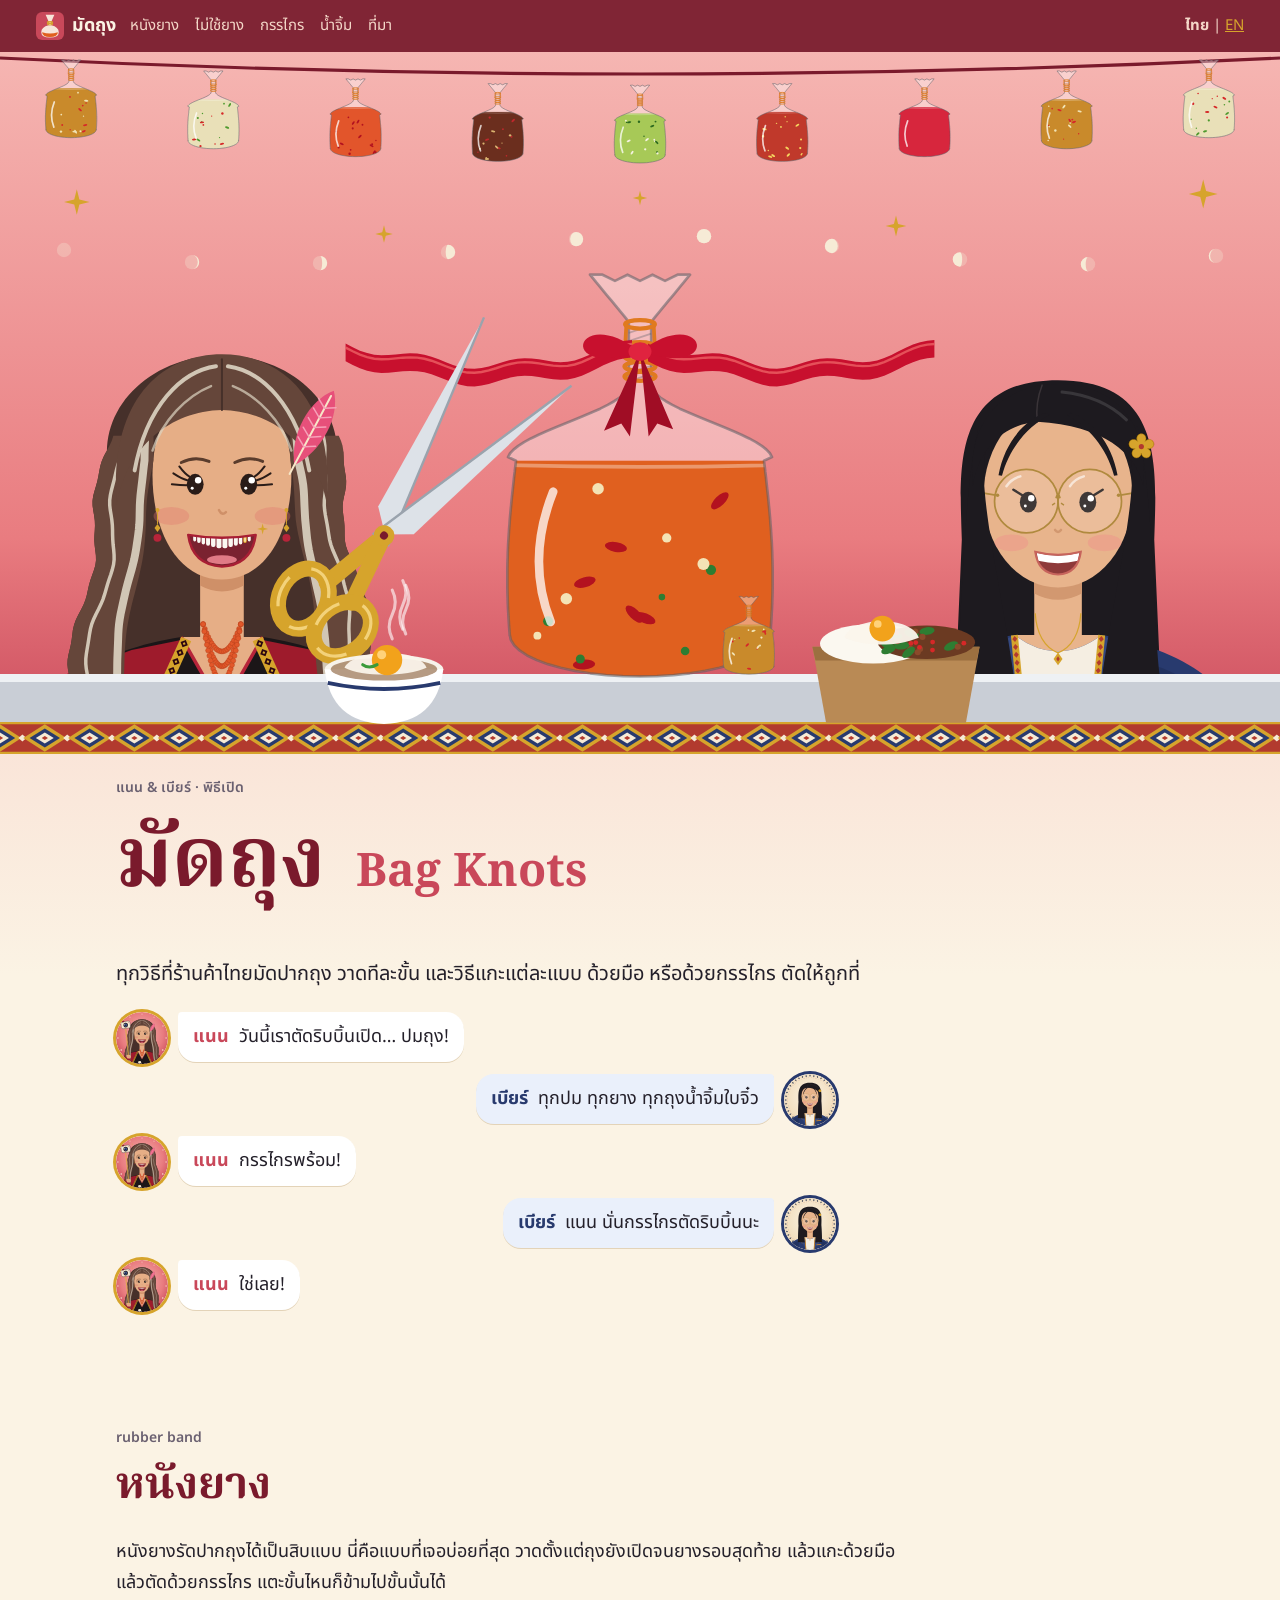
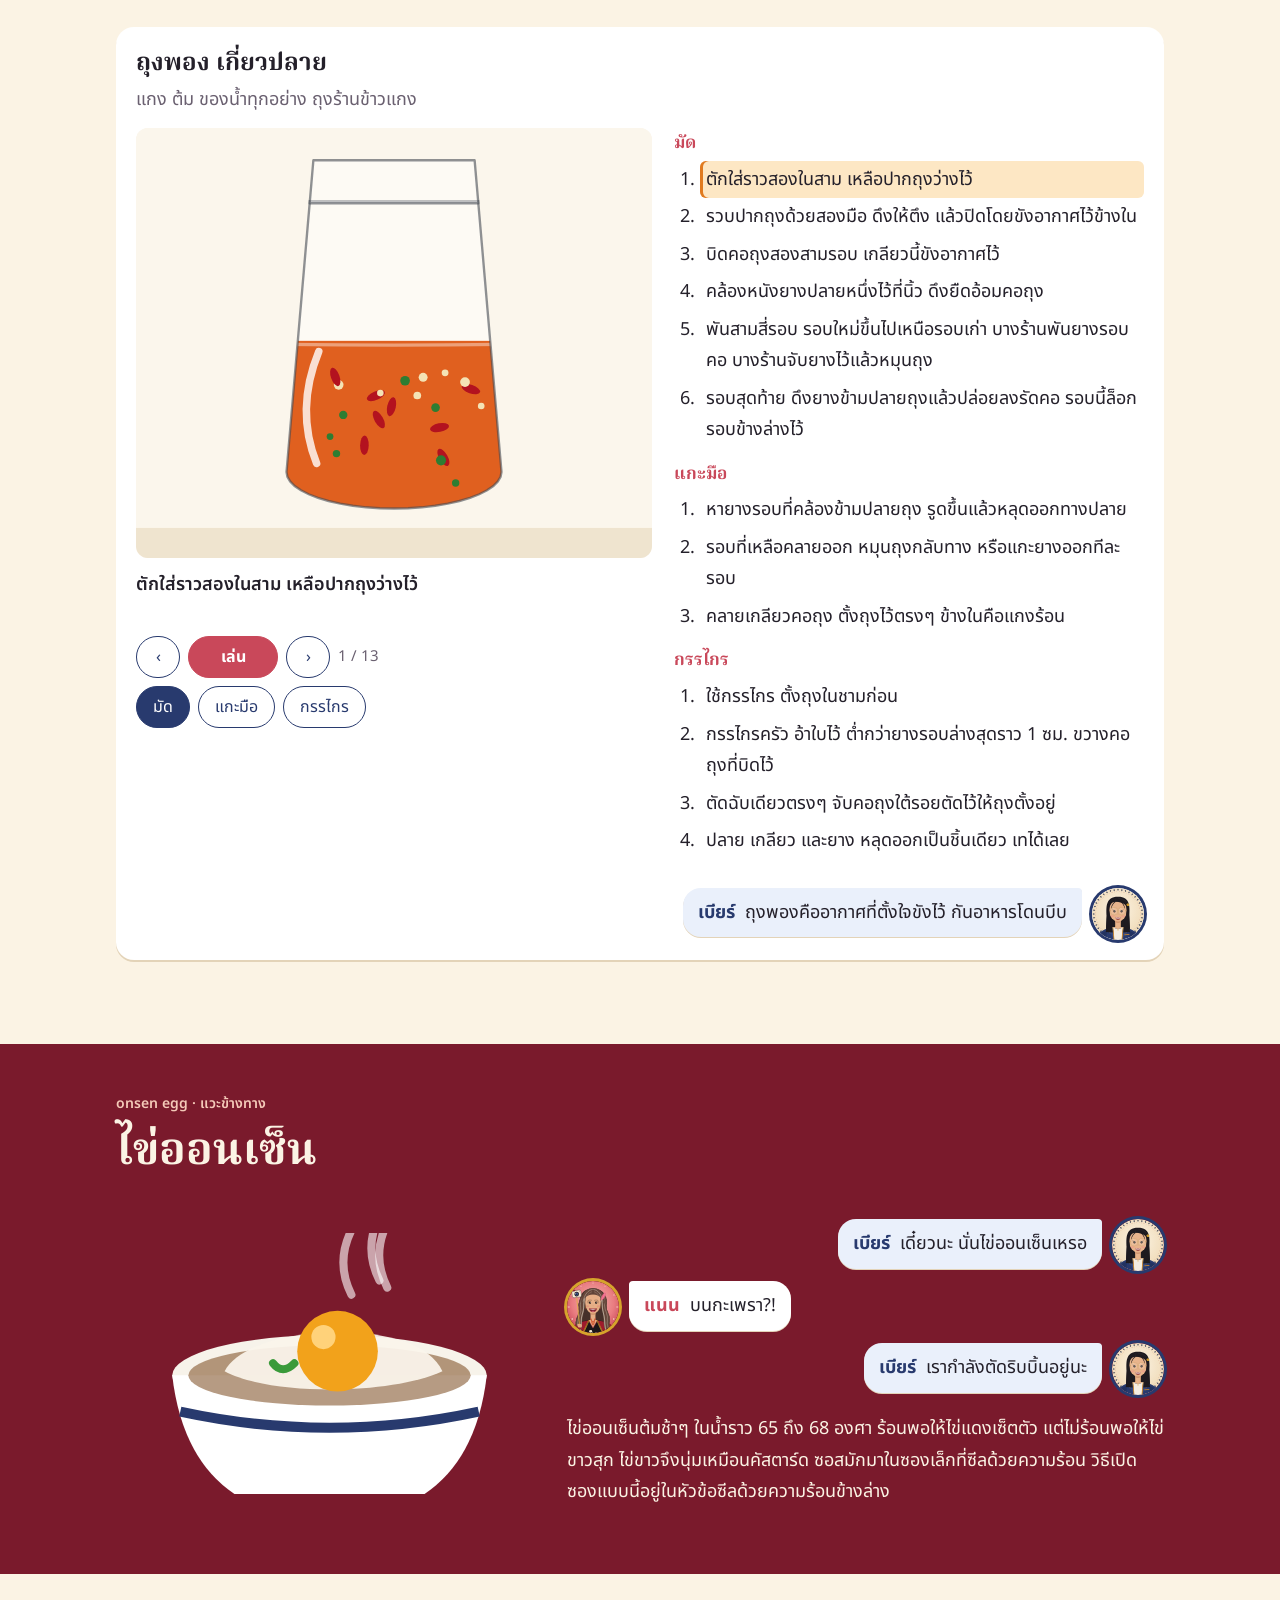
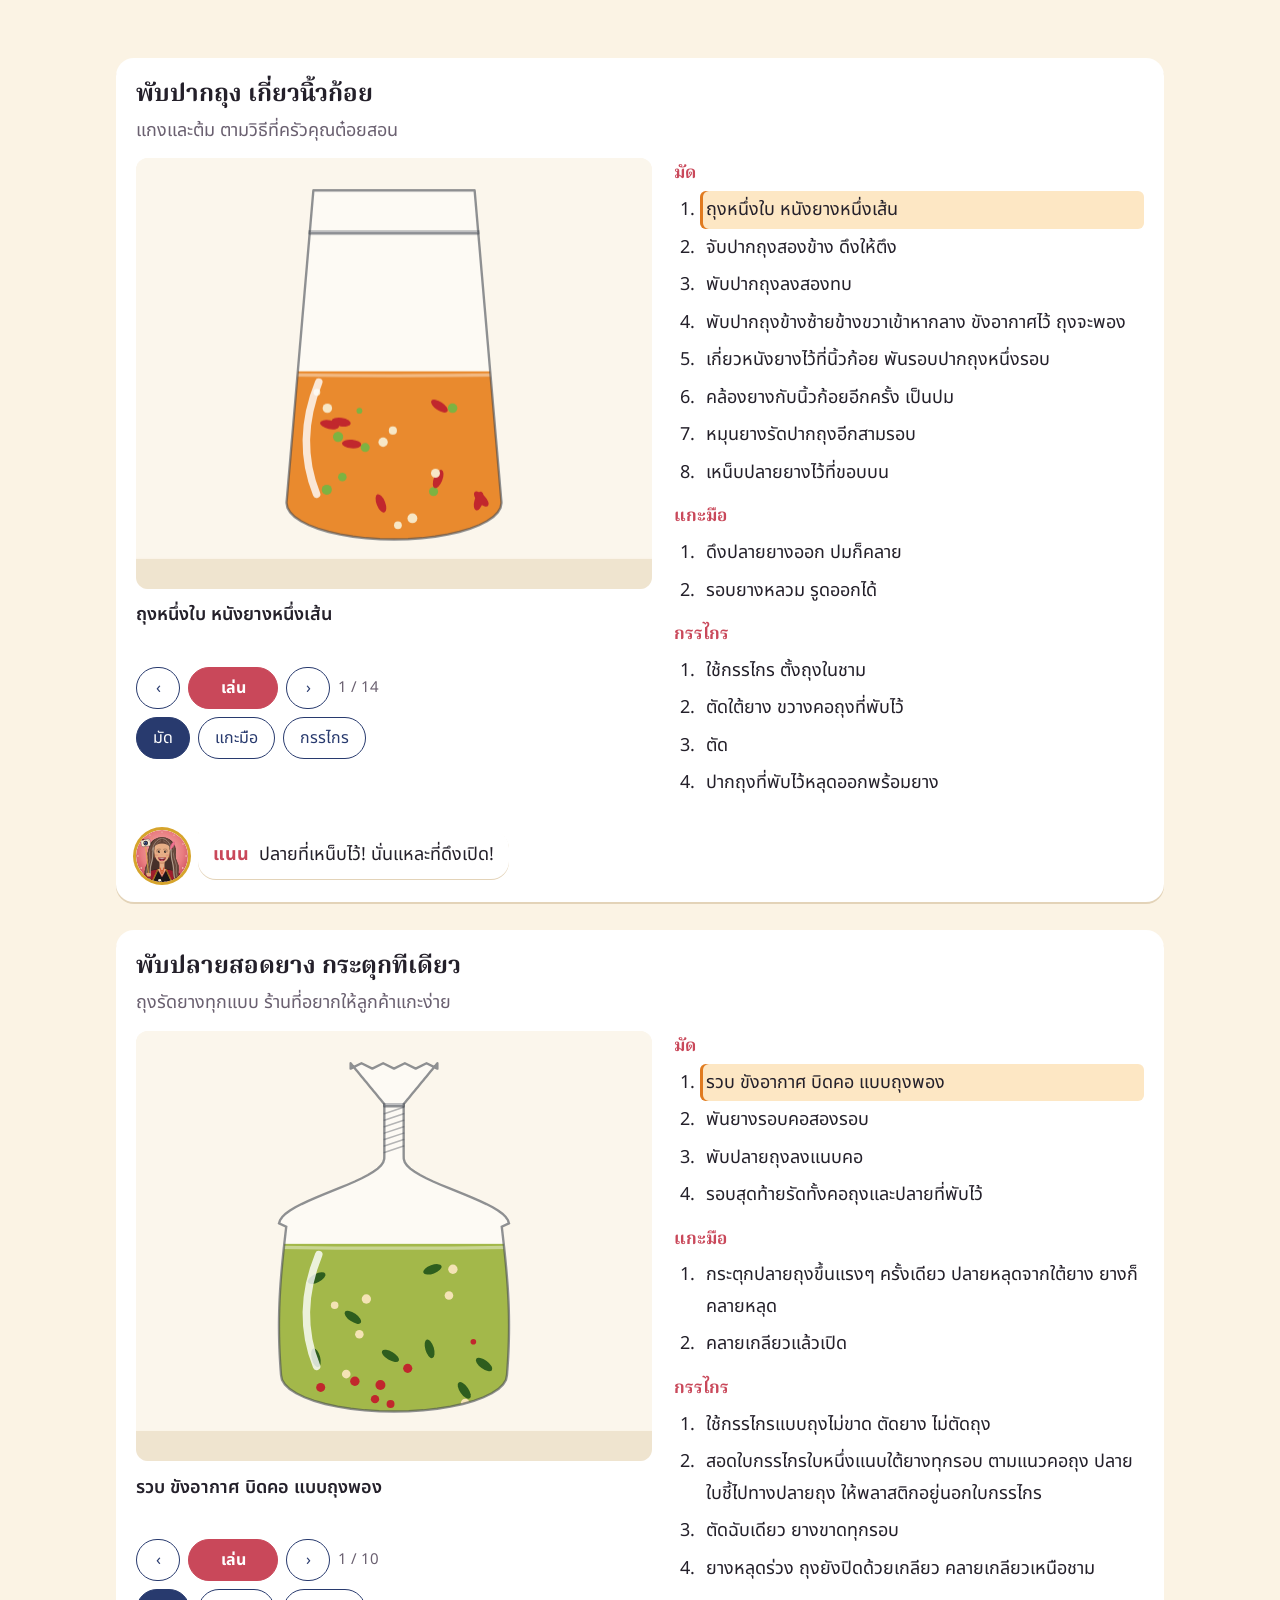
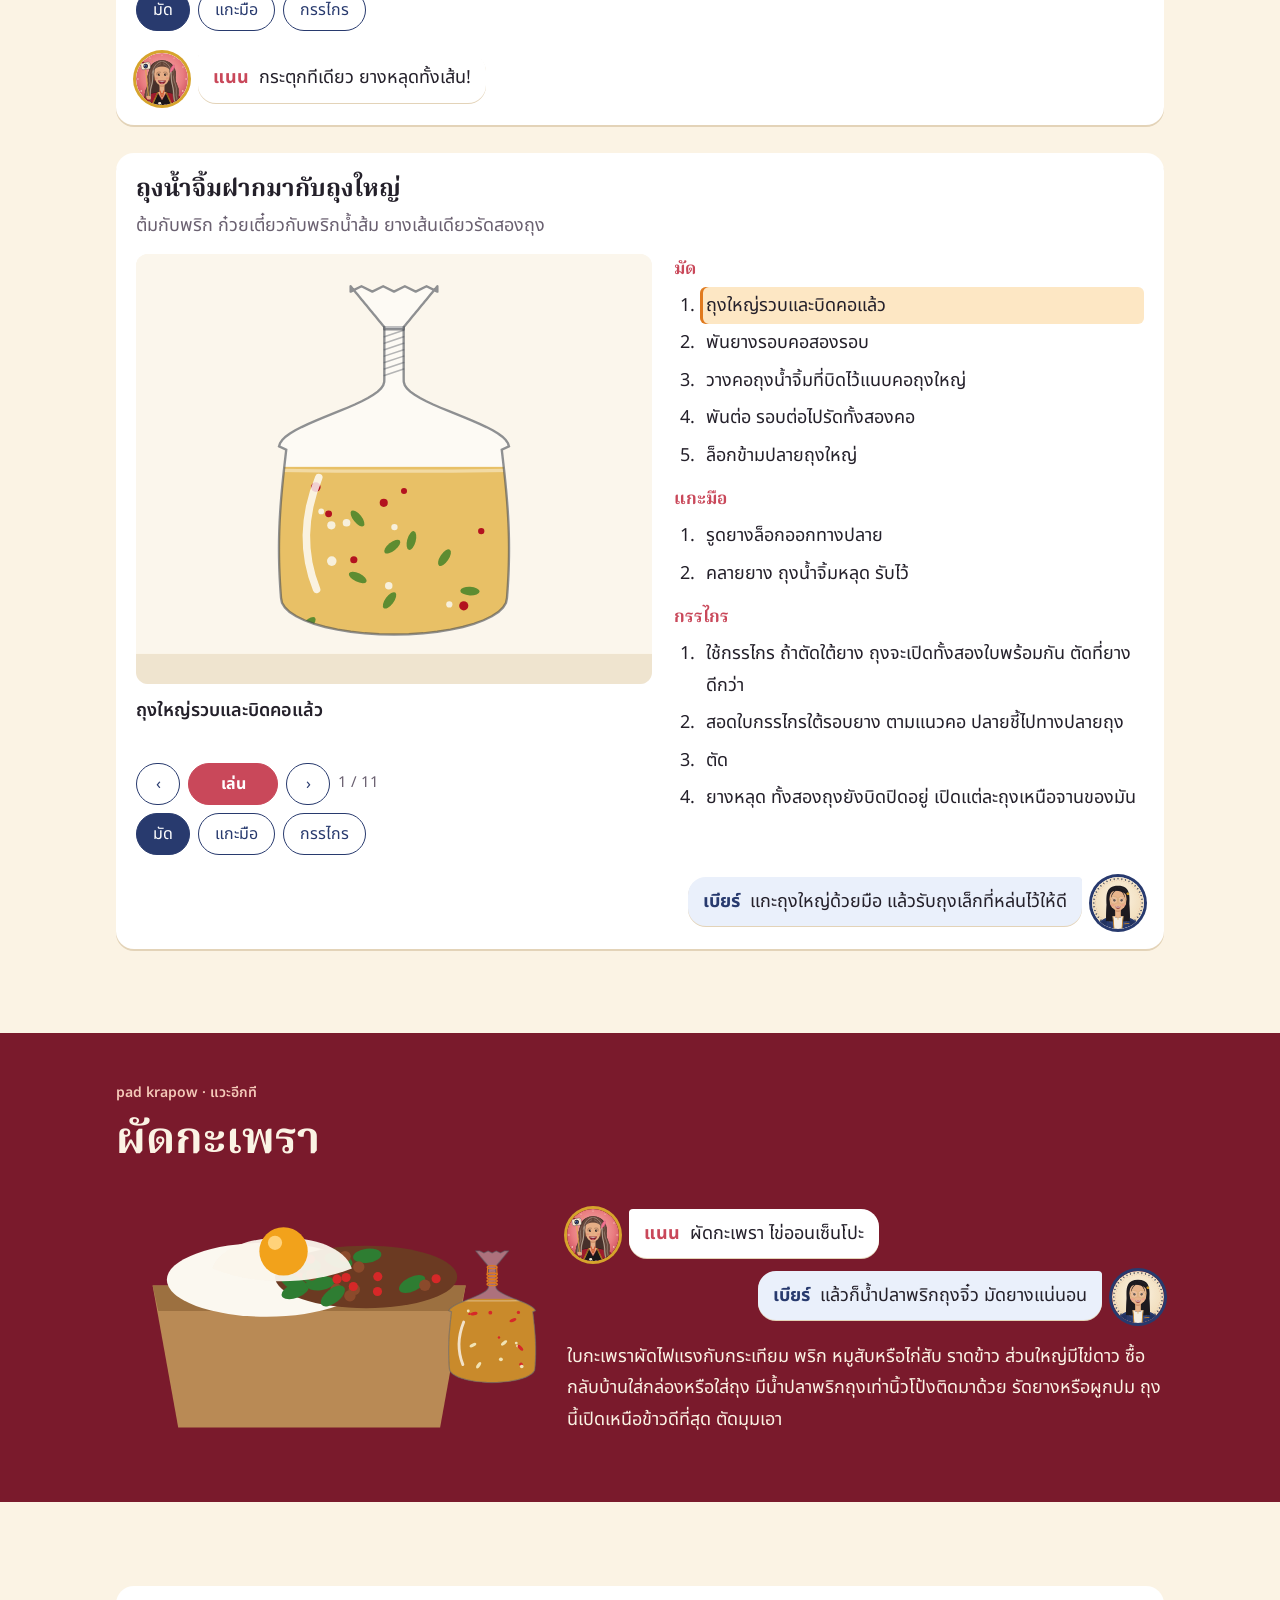
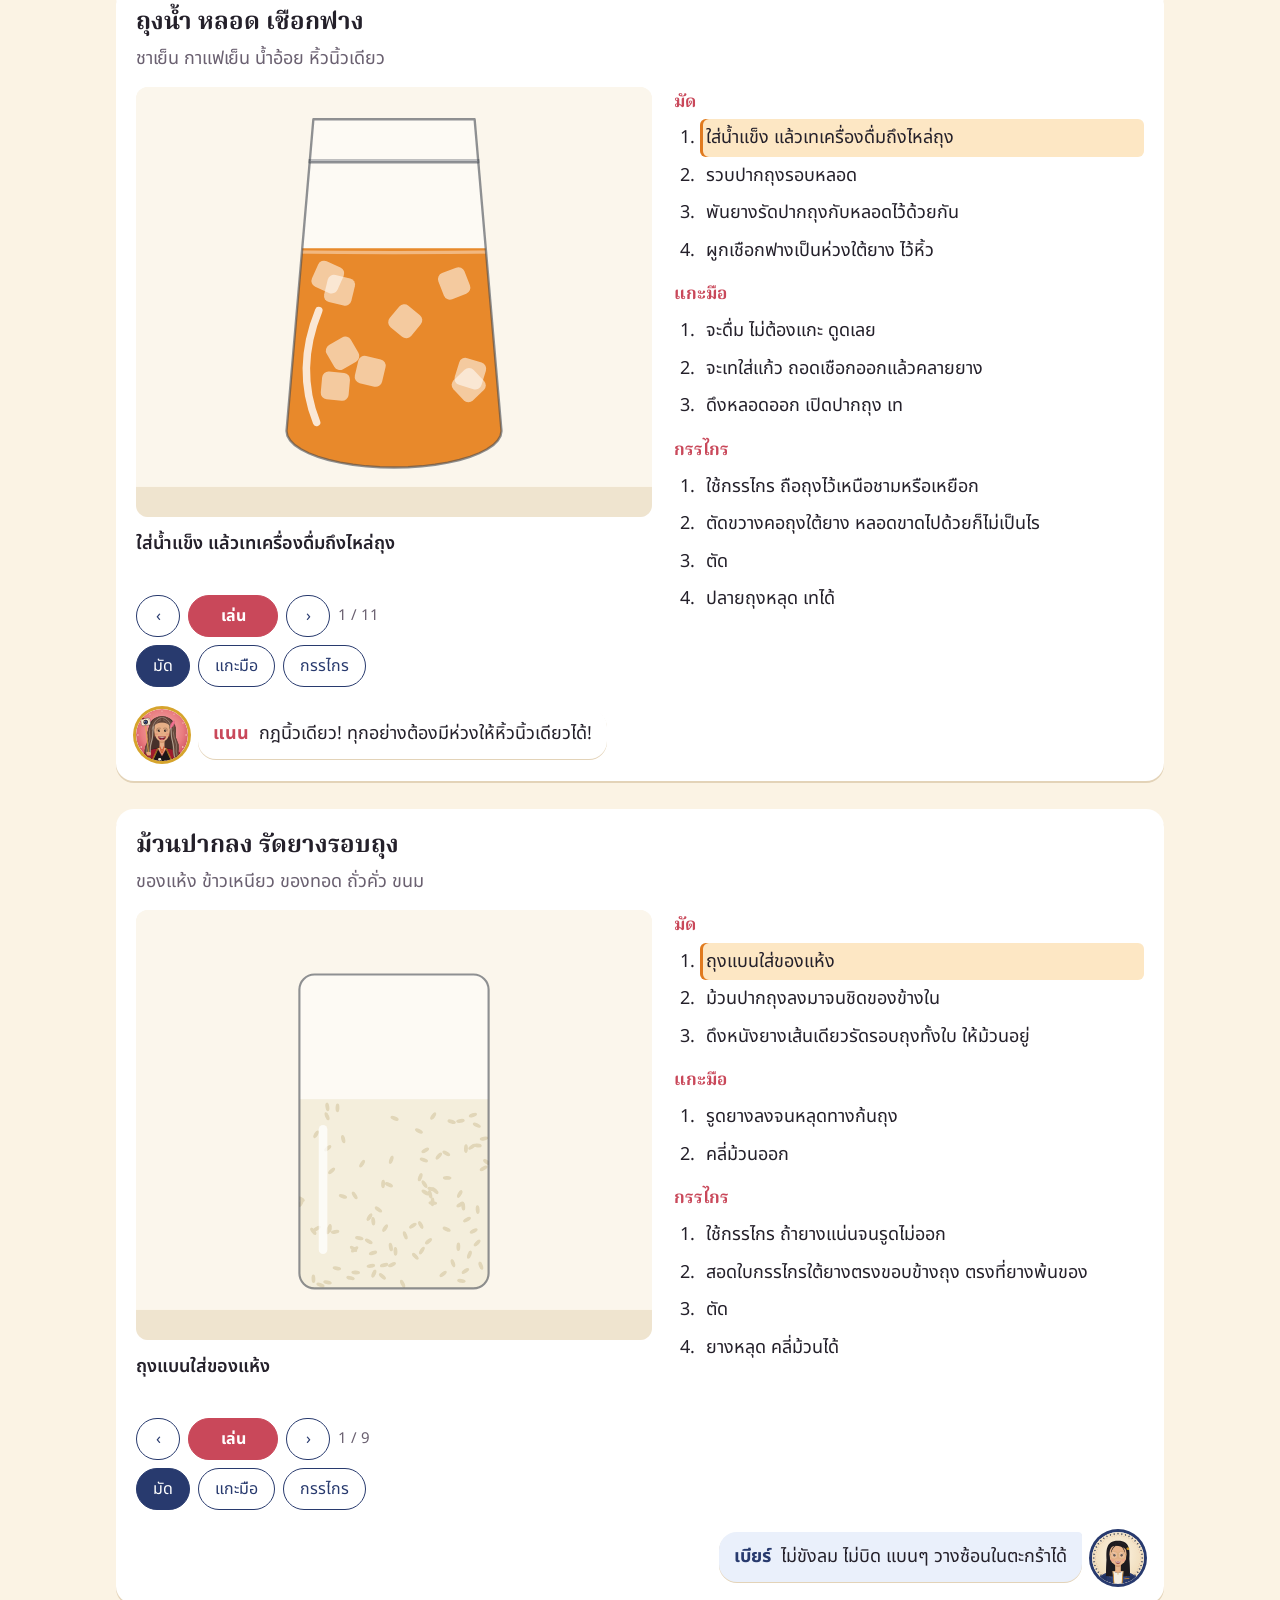
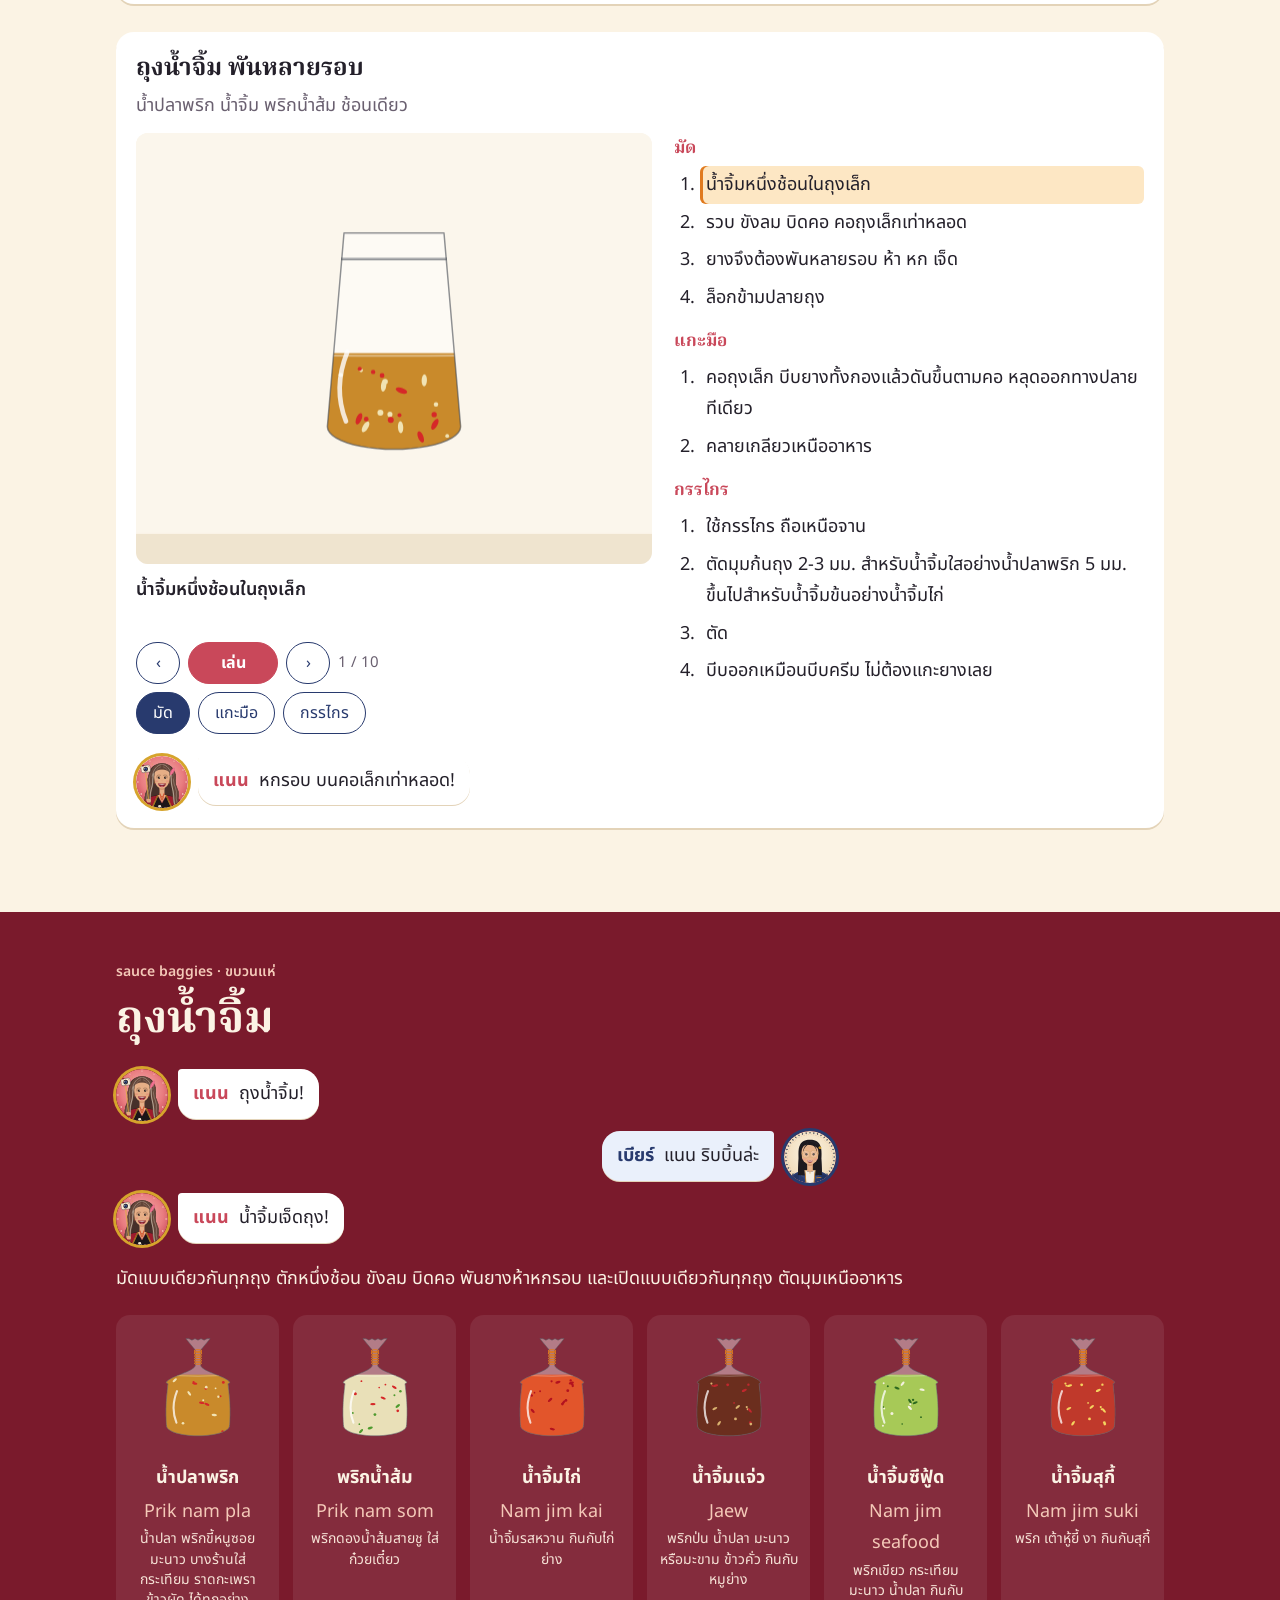
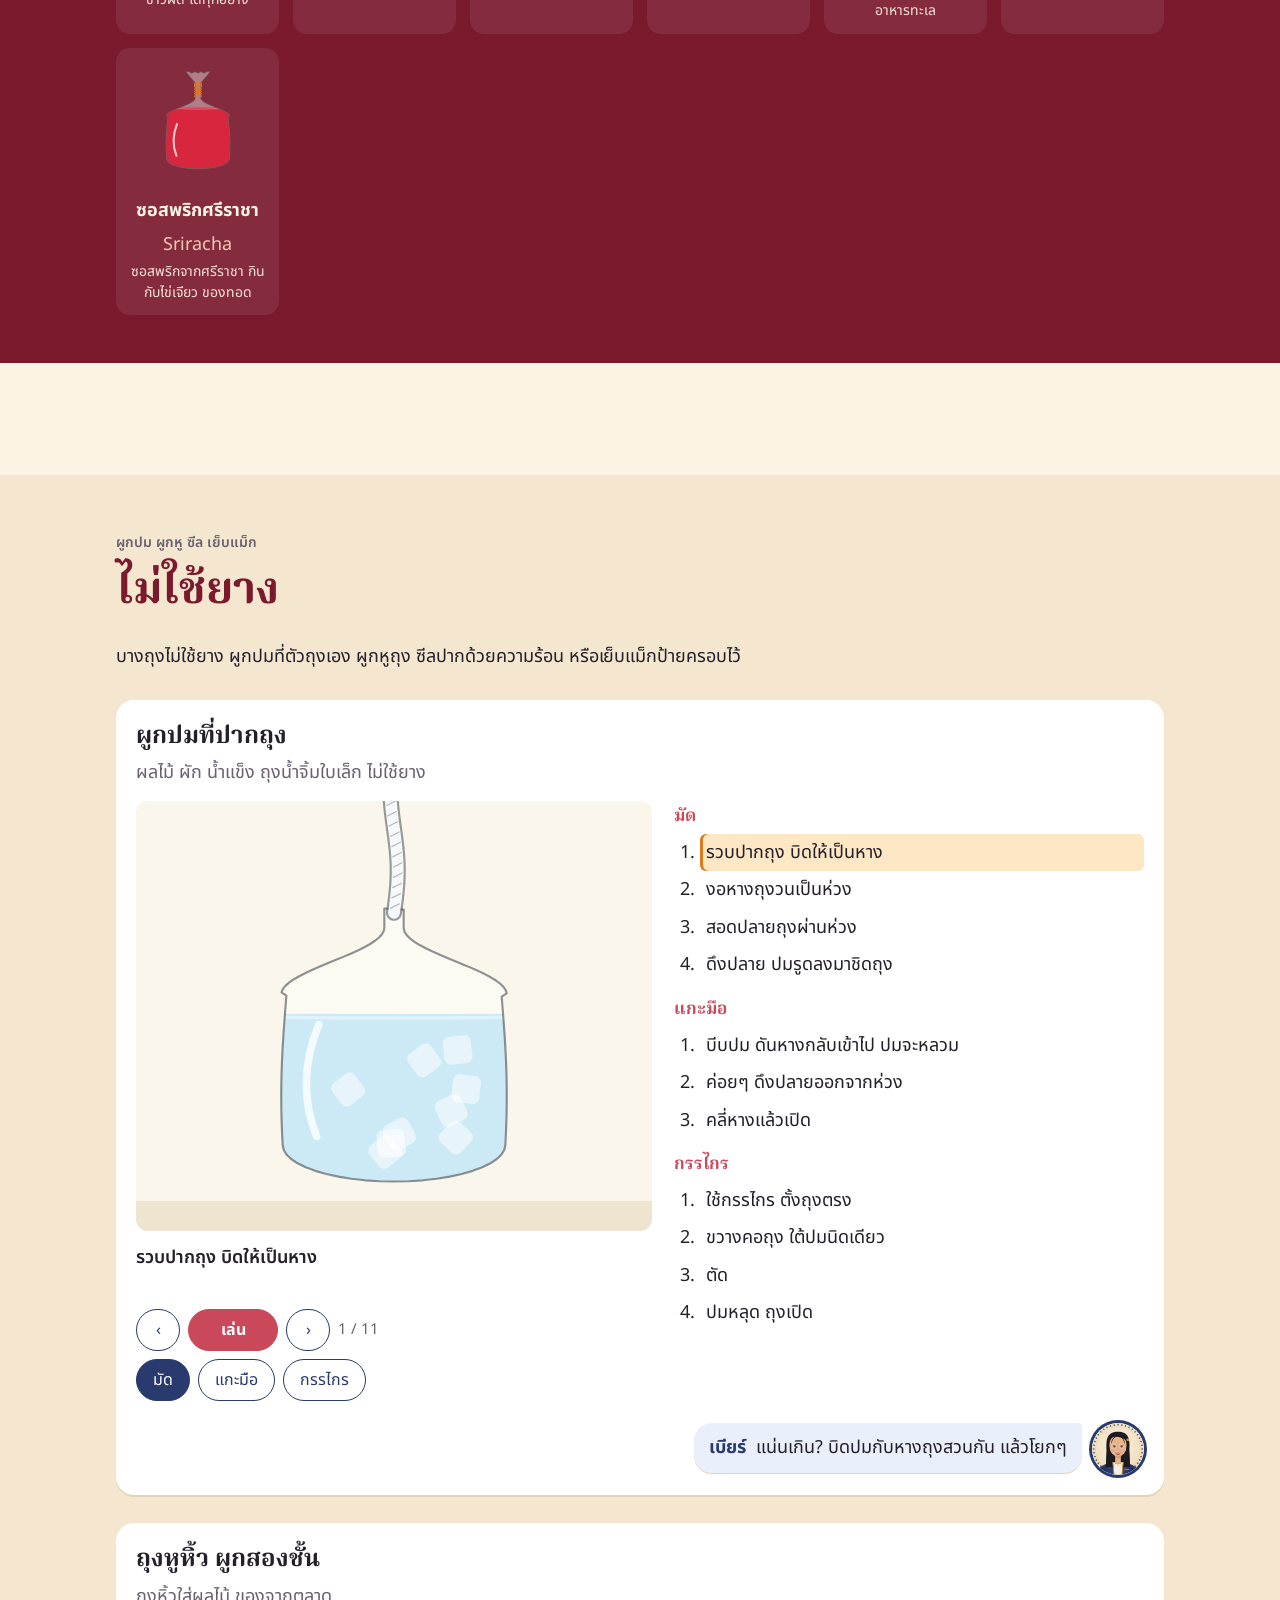
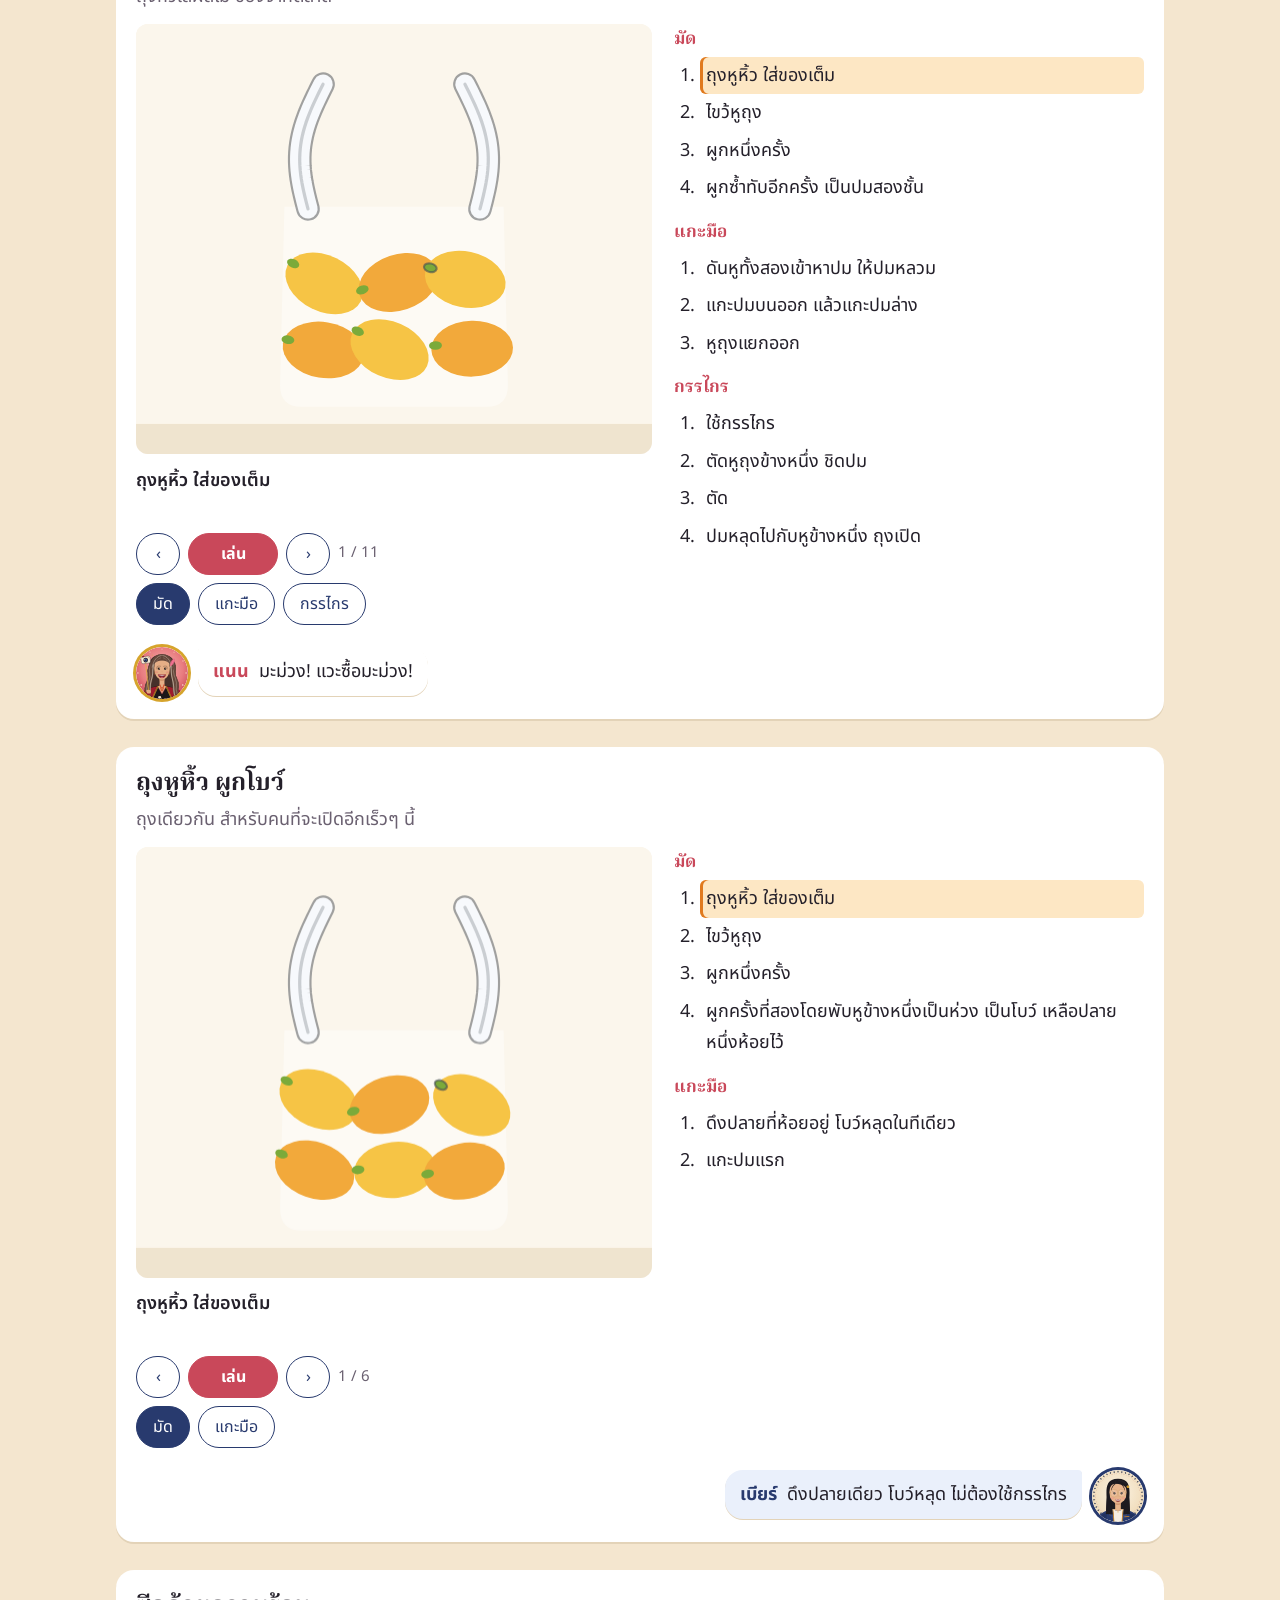
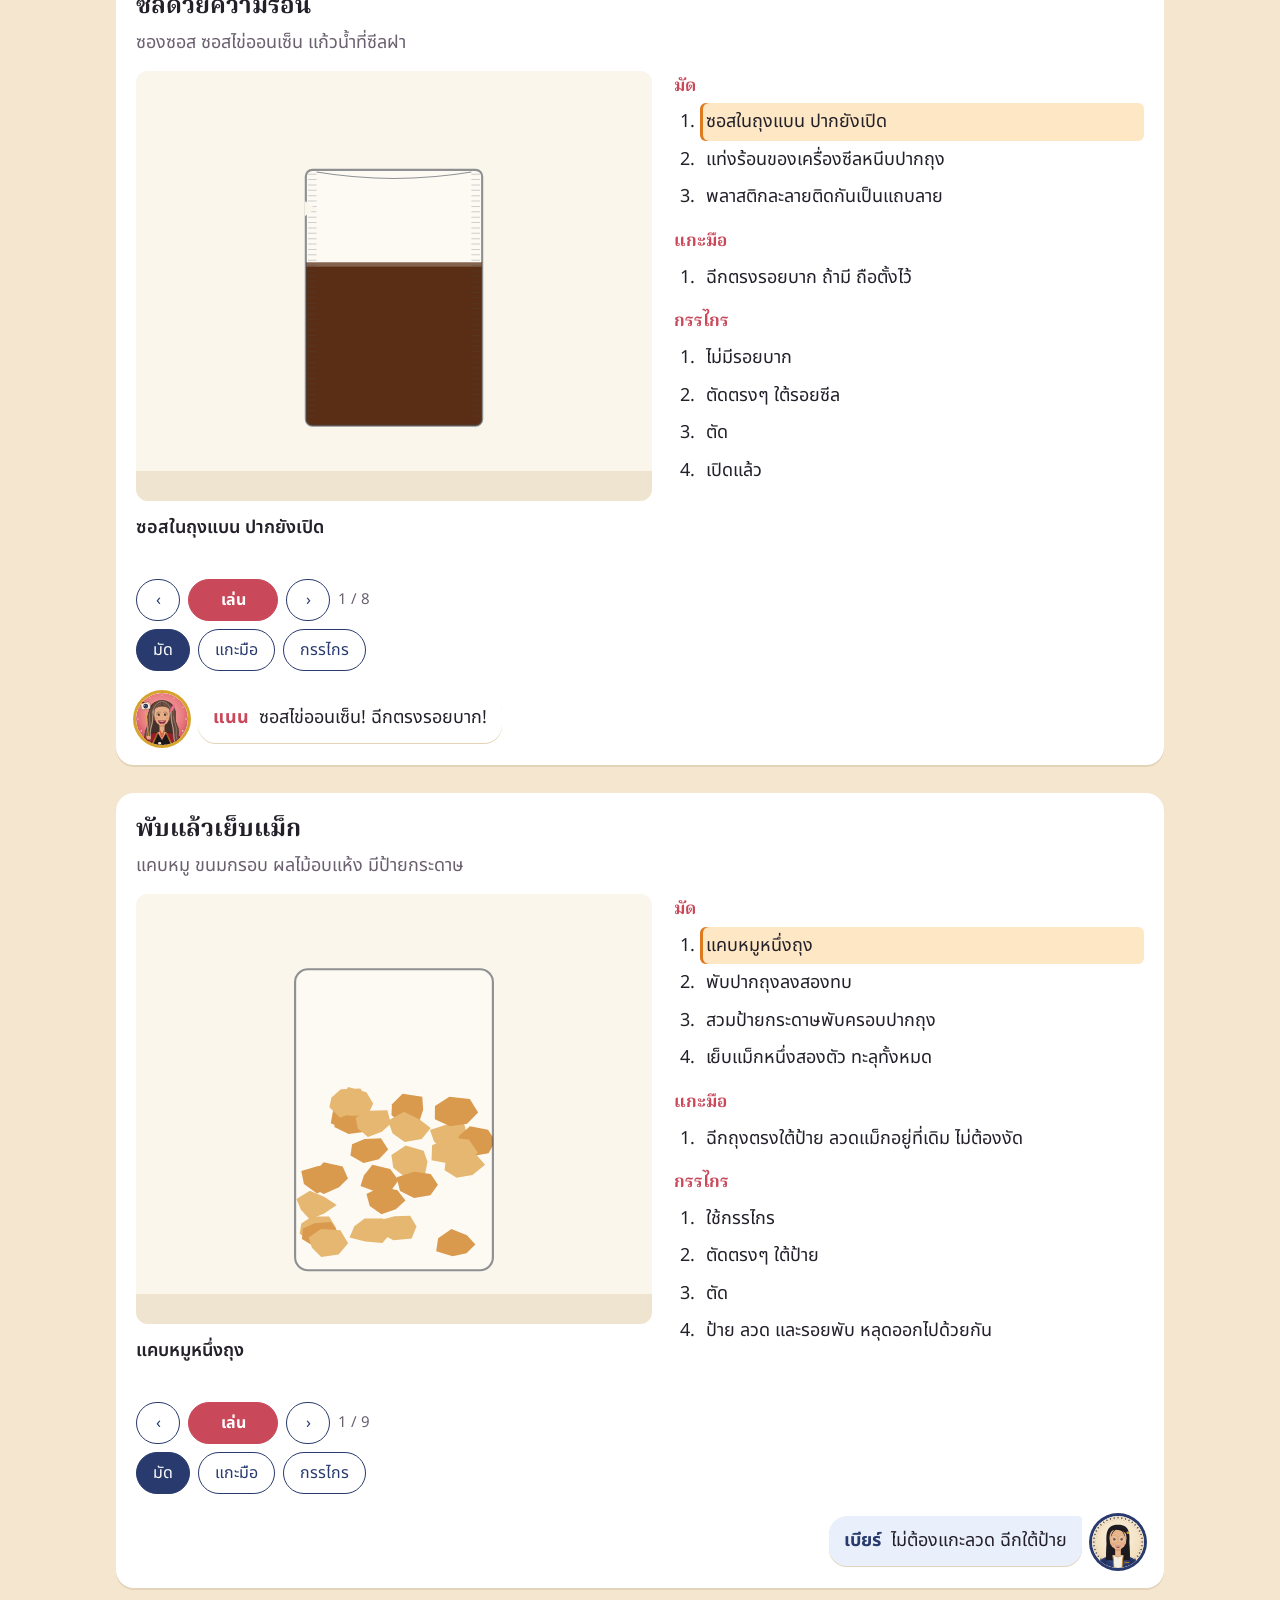
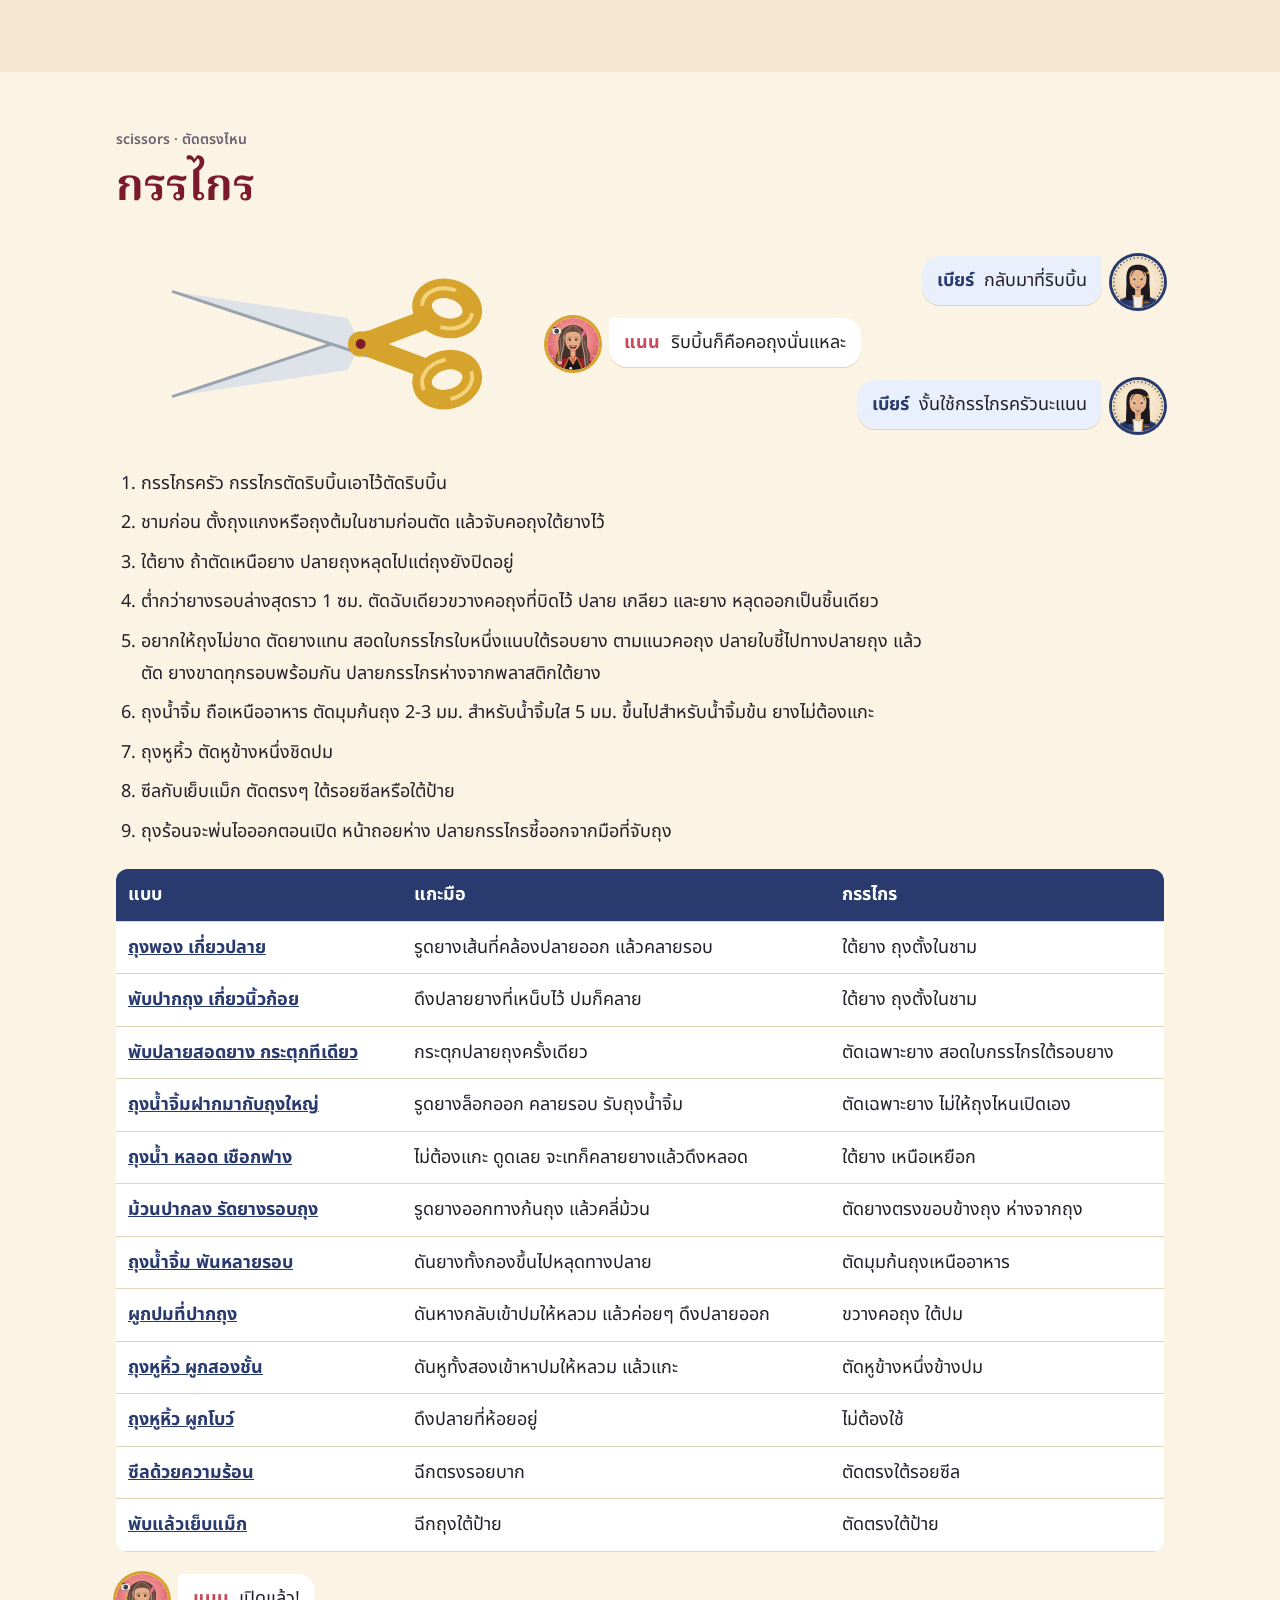
<file: docs/th/index.html>
<!doctype html><html lang="th" translate="no" class="notranslate"><head>
<meta charset="utf-8"><meta name="viewport" content="width=device-width,initial-scale=1"><meta name="google" content="notranslate">
<script>if(/[.]translate[.]goog$/.test(location.hostname))location.replace("https://"+location.hostname.slice(0,-15).replace(/--/g,"~").replace(/-/g,".").replace(/~/g,"-")+location.pathname+location.search.replace(/([?&])_x_tr_[^&]*/g,"$1").replace(/[?&]+$/,"").replace(/[?]&+/,"?")+location.hash)</script>
<title>มัดถุง · Bag Knots</title>
<meta name="description" content="ทุกวิธีที่ร้านค้าไทยมัดปากถุง วาดทีละขั้น และวิธีแกะแต่ละแบบ ด้วยมือ หรือด้วยกรรไกร ตัดให้ถูกที่ กับแนนและเบียร์">
<link rel="canonical" href="https://nanobotco.github.io/bag-knots/th/">
<link rel="alternate" hreflang="en" href="https://nanobotco.github.io/bag-knots/"><link rel="alternate" hreflang="th" href="https://nanobotco.github.io/bag-knots/th/"><link rel="alternate" hreflang="x-default" href="https://nanobotco.github.io/bag-knots/">
<meta property="og:type" content="website"><meta property="og:site_name" content="Bag Knots · มัดถุง">
<meta property="og:title" content="มัดถุง · Bag Knots"><meta property="og:description" content="ทุกวิธีที่ร้านค้าไทยมัดปากถุง วาดทีละขั้น และวิธีแกะแต่ละแบบ ด้วยมือ หรือด้วยกรรไกร ตัดให้ถูกที่ กับแนนและเบียร์">
<meta property="og:image" content="https://nanobotco.github.io/bag-knots/og/th.jpg"><meta property="og:image:width" content="1200"><meta property="og:image:height" content="630"><meta property="og:image:type" content="image/jpeg"><meta property="og:image:alt" content="Card: มัดถุง, Bag Knots"><meta name="twitter:card" content="summary_large_image"><meta name="twitter:image" content="https://nanobotco.github.io/bag-knots/og/th.jpg"><meta name="twitter:image:alt" content="Card: มัดถุง, Bag Knots"><meta property="og:url" content="https://nanobotco.github.io/bag-knots/th/">
<meta property="og:locale" content="th_TH"><meta property="og:locale:alternate" content="en_US">
<link rel="icon" href="../icon.svg" type="image/svg+xml">
<link rel="preconnect" href="https://fonts.googleapis.com"><link rel="preconnect" href="https://fonts.gstatic.com" crossorigin>
<link href="https://fonts.googleapis.com/css2?family=Fraunces:opsz,wght@9..144,700&family=Noto+Sans+Thai:wght@400;600;700&family=Noto+Serif+Thai:wght@700&display=swap" rel="stylesheet">
<style>:root{--paper:#FBF3E4;--paper2:#F4E6CF;--ink:#24202A;--mute:#6A6070;--rose:#C9485A;--rose2:#EE9496;--wine:#7A1A2C;--ind:#283A6E;--gold:#D6A42C;--band:#E07A1F;--rule:#E3D3B8;--blue:#1F5FA8}
*{box-sizing:border-box}
html{scroll-behavior:smooth;-webkit-text-size-adjust:100%}
body{margin:0;background:var(--paper);color:var(--ink);font:17px/1.6 "Noto Sans Thai",system-ui,-apple-system,"Segoe UI",sans-serif}
html[lang=th] body{font-size:18px;line-height:1.75}
a{color:var(--ind)}
h1,h2,h3,h4{font-family:Fraunces,"Noto Serif Thai",Georgia,serif;font-weight:700;line-height:1.15;margin:0 0 .4em}
html[lang=th] h1,html[lang=th] h2,html[lang=th] h3,html[lang=th] h4{font-family:"Noto Serif Thai",Fraunces,serif;line-height:1.4}
h1{font-size:clamp(40px,8vw,84px);color:var(--wine)}
h1 span{font-size:.55em;color:var(--rose);margin-left:.2em}
h2{font-size:clamp(28px,4.6vw,44px);color:var(--wine)}
h3{font-size:24px;margin:0}
h4{font-size:15px;letter-spacing:.06em;text-transform:uppercase;color:var(--rose);margin:0 0 .3em}
html[lang=th] h4{letter-spacing:0;text-transform:none;font-size:17px}
.in{max-width:1080px;margin:0 auto;padding:0 16px}
.kick{font-size:14px;letter-spacing:.06em;text-transform:uppercase;color:var(--mute);margin:0 0 .4em;font-weight:600}
html[lang=th] .kick{text-transform:none;letter-spacing:0}
.intro{font-size:20px;max-width:40em}
.sec{padding:56px 0}
.sec p{max-width:44em}
.alt{background:var(--paper2)}
.note{font-size:15px;color:var(--mute)}
/* top bar */
header.top{position:sticky;top:0;z-index:20;background:rgba(122,26,44,.95);backdrop-filter:blur(8px);-webkit-backdrop-filter:blur(8px);color:#FBF3E4;transition:transform .25s}
header.top .in{display:flex;align-items:center;gap:14px;min-height:52px;max-width:1240px}
.brand{display:flex;align-items:center;gap:8px;color:#FBF3E4;text-decoration:none;font-weight:700;white-space:nowrap}
header.top nav{display:flex;gap:16px;overflow-x:auto;scrollbar-width:none;flex:1;font-size:15px}
header.top nav::-webkit-scrollbar{display:none}
header.top nav a{color:#F4D7C8;text-decoration:none;white-space:nowrap;padding:6px 0}
header.top nav a:hover{color:#fff}
.lang{white-space:nowrap;font-size:15px;color:#F4D7C8}
.lang a{color:var(--gold)}
body.nav-away header.top{transform:translateY(-100%)}
@media (max-width:720px){.brand span{display:none}}
/* hero */
.hero{background:linear-gradient(#F6B8B4,var(--paper) 70%);padding-bottom:40px}
.hero-img{display:block;width:100%;height:auto;max-height:78vh;object-fit:cover;object-position:50% 100%}
.hero .in{padding-top:22px}
/* NaN and Beer */
.talk{display:flex;flex-direction:column;gap:10px;margin:18px 0;max-width:40em}
.say{display:flex;gap:10px;align-items:flex-start}
.say img{width:52px;height:52px;border-radius:50%;flex:none;box-shadow:0 0 0 3px var(--gold)}
.say p{margin:0;background:#fff;border-radius:4px 18px 18px 18px;padding:9px 15px;box-shadow:0 1px 0 var(--rule);font-size:18px}
.say b{color:var(--rose);margin-right:.3em}
.say-beer{flex-direction:row-reverse;margin-left:auto}
.say-beer p{border-radius:18px 4px 18px 18px;background:#EAF0FB}
.say-beer b{color:var(--ind)}
.say-beer img{box-shadow:0 0 0 3px var(--ind)}
/* a tie */
.tie{background:#fff;border-radius:18px;padding:20px;margin:28px 0;box-shadow:0 2px 0 var(--rule)}
.tie>header{margin-bottom:12px}
.where{margin:.2em 0 0;color:var(--mute)}
.tie-g{display:grid;grid-template-columns:minmax(0,1.1fr) minmax(0,1fr);gap:22px;align-items:start}
@media (max-width:820px){.tie-g{grid-template-columns:1fr}}
canvas{display:block;width:100%;aspect-ratio:480/400;border-radius:12px;background:#FBF6EC}
.cap{min-height:3.3em;margin:.6em 0 .2em;font-size:18px;font-weight:600}
.ctl,.phases{display:flex;flex-wrap:wrap;align-items:center;gap:8px;margin:8px 0}
.cnt{color:var(--mute);font-variant-numeric:tabular-nums;font-size:15px}
.pill,.chip{font:inherit;font-size:16px;border:1.5px solid var(--ind);background:transparent;color:var(--ind);border-radius:999px;padding:6px 16px;cursor:pointer;min-height:40px;min-width:44px}
.pill.hot{background:var(--rose);border-color:var(--rose);color:#fff;font-weight:700;min-width:90px}
.chip[aria-pressed=true]{background:var(--ind);color:#fff}
.steps h4{margin-top:4px}
.steps ol{margin:0 0 14px;padding-left:1.4em}
.steps li{padding:3px 6px;border-radius:6px;cursor:pointer}
.steps li.on{background:#FDE7C4;box-shadow:inset 3px 0 0 var(--band)}
.tie .say{margin-top:14px}
/* detours */
.detour{background:var(--wine);color:#FBF3E4;padding:48px 0}
.detour h2{color:#FBF3E4}
.detour .kick{color:#F4C9B8}
.detour p{max-width:44em}
.det-g{display:grid;grid-template-columns:minmax(0,1fr) minmax(0,1.4fr);gap:24px;align-items:center}
.det-g>img{width:100%;height:auto}
@media (max-width:720px){.det-g{grid-template-columns:1fr}}
.detour .say p{color:var(--ink)}
.parade{display:grid;grid-template-columns:repeat(auto-fill,minmax(150px,1fr));gap:14px;margin-top:20px}
.sauce{margin:0;background:rgba(255,255,255,.08);border-radius:14px;padding:12px;text-align:center}
.sauce svg{width:100px;height:auto}
.sauce figcaption{display:flex;flex-direction:column;gap:2px}
.sauce span{color:#F4C9B8}
.sauce small{font-size:14px;color:#F6E2D6;line-height:1.45}
/* scissors */
.scis-g{display:grid;grid-template-columns:minmax(0,.8fr) minmax(0,1.2fr);gap:20px;align-items:center}
.scis-g>img{width:100%;height:auto}
@media (max-width:720px){.scis-g{grid-template-columns:1fr}}
.rules{max-width:46em;padding-left:1.4em}
.rules li{margin:.45em 0}
.tbl{overflow-x:auto;margin:22px 0}
table{border-collapse:collapse;width:100%;min-width:520px;background:#fff;border-radius:12px;overflow:hidden}
th,td{text-align:left;padding:10px 12px;border-bottom:1px solid var(--rule);vertical-align:top}
thead th{background:var(--ind);color:#fff}
.src li{margin:.4em 0}
footer.bot{background:var(--wine);color:#F4D7C8;padding:24px 0;font-size:15px}
footer.bot a{color:var(--gold)}
</style></head><body>
<header class="top"><div class="in"><a class="brand" href="#top"><img src="../icon.svg" alt="" width="28" height="28"><span>มัดถุง</span></a>
<nav><a href="#band">หนังยาง</a><a href="#plain">ไม่ใช้ยาง</a><a href="#scissors">กรรไกร</a><a href="#sauces">น้ำจิ้ม</a><a href="#sources">ที่มา</a></nav>
<span class="lang"><b>ไทย</b> | <a href="https://nanobotco.github.io/bag-knots/" hreflang="en">EN</a></span></div></header>
<main id="top"><section class="hero"><img class="hero-img" src="../img/hero.svg" alt="NaN and Beer behind a shop counter. NaN holds giant gold ribbon scissors; a puffed curry bag stands between them with a red bow on its neck; an onsen egg, a box of pad krapow and a string of sauce baggies are in the way." width="1600" height="900">
<div class="in"><p class="kick">แนน &amp; เบียร์ · พิธีเปิด</p><h1>มัดถุง <span>Bag Knots</span></h1>
<p class="intro">ทุกวิธีที่ร้านค้าไทยมัดปากถุง วาดทีละขั้น และวิธีแกะแต่ละแบบ ด้วยมือ หรือด้วยกรรไกร ตัดให้ถูกที่</p><div class="talk"><div class="say say-nan"><img src="../img/nan.svg" alt="" width="52" height="52"><p><b>แนน</b> วันนี้เราตัดริบบิ้นเปิด… ปมถุง!</p></div><div class="say say-beer"><img src="../img/beer.svg" alt="" width="52" height="52"><p><b>เบียร์</b> ทุกปม ทุกยาง ทุกถุงน้ำจิ้มใบจิ๋ว</p></div><div class="say say-nan"><img src="../img/nan.svg" alt="" width="52" height="52"><p><b>แนน</b> กรรไกรพร้อม!</p></div><div class="say say-beer"><img src="../img/beer.svg" alt="" width="52" height="52"><p><b>เบียร์</b> แนน นั่นกรรไกรตัดริบบิ้นนะ</p></div><div class="say say-nan"><img src="../img/nan.svg" alt="" width="52" height="52"><p><b>แนน</b> ใช่เลย!</p></div></div></div></section>
<section class="sec" id="band"><div class="in"><p class="kick">rubber band</p><h2>หนังยาง</h2><p>หนังยางรัดปากถุงได้เป็นสิบแบบ นี่คือแบบที่เจอบ่อยที่สุด วาดตั้งแต่ถุงยังเปิดจนยางรอบสุดท้าย แล้วแกะด้วยมือ แล้วตัดด้วยกรรไกร แตะขั้นไหนก็ข้ามไปขั้นนั้นได้</p>
<article class="tie" id="tie-balloon" data-tie="balloon">
<header><h3>ถุงพอง เกี่ยวปลาย</h3><p class="where">แกง ต้ม ของน้ำทุกอย่าง ถุงร้านข้าวแกง</p></header>
<div class="tie-g"><div class="stage"><canvas width="480" height="400" role="img" aria-label="ถุงพอง เกี่ยวปลาย"></canvas>
<p class="cap" aria-live="polite"></p>
<div class="ctl"><button type="button" class="pill prev" aria-label="‹">‹</button><button type="button" class="pill play hot" aria-pressed="false">เล่น</button><button type="button" class="pill next" aria-label="›">›</button><span class="cnt"></span></div>
<div class="phases"><button type="button" class="chip" data-phase="make" aria-pressed="false">มัด</button><button type="button" class="chip" data-phase="hand" aria-pressed="false">แกะมือ</button><button type="button" class="chip" data-phase="scis" aria-pressed="false">กรรไกร</button></div></div>
<div class="steps"><div class="ph"><h4>มัด</h4><ol><li data-i="0">ตักใส่ราวสองในสาม เหลือปากถุงว่างไว้</li><li data-i="1">รวบปากถุงด้วยสองมือ ดึงให้ตึง แล้วปิดโดยขังอากาศไว้ข้างใน</li><li data-i="2">บิดคอถุงสองสามรอบ เกลียวนี้ขังอากาศไว้</li><li data-i="3">คล้องหนังยางปลายหนึ่งไว้ที่นิ้ว ดึงยืดอ้อมคอถุง</li><li data-i="4">พันสามสี่รอบ รอบใหม่ขึ้นไปเหนือรอบเก่า บางร้านพันยางรอบคอ บางร้านจับยางไว้แล้วหมุนถุง</li><li data-i="5">รอบสุดท้าย ดึงยางข้ามปลายถุงแล้วปล่อยลงรัดคอ รอบนี้ล็อกรอบข้างล่างไว้</li></ol></div><div class="ph"><h4>แกะมือ</h4><ol><li data-i="6">หายางรอบที่คล้องข้ามปลายถุง รูดขึ้นแล้วหลุดออกทางปลาย</li><li data-i="7">รอบที่เหลือคลายออก หมุนถุงกลับทาง หรือแกะยางออกทีละรอบ</li><li data-i="8">คลายเกลียวคอถุง ตั้งถุงไว้ตรงๆ ข้างในคือแกงร้อน</li></ol></div><div class="ph"><h4>กรรไกร</h4><ol><li data-i="9">ใช้กรรไกร ตั้งถุงในชามก่อน</li><li data-i="10">กรรไกรครัว อ้าใบไว้ ต่ำกว่ายางรอบล่างสุดราว 1 ซม. ขวางคอถุงที่บิดไว้</li><li data-i="11">ตัดฉับเดียวตรงๆ จับคอถุงใต้รอยตัดไว้ให้ถุงตั้งอยู่</li><li data-i="12">ปลาย เกลียว และยาง หลุดออกเป็นชิ้นเดียว เทได้เลย</li></ol></div></div></div>
<div class="say say-beer"><img src="../img/beer.svg" alt="" width="52" height="52"><p><b>เบียร์</b> ถุงพองคืออากาศที่ตั้งใจขังไว้ กันอาหารโดนบีบ</p></div>
</article></div></section><section class="detour" id="egg"><div class="in">
<p class="kick">onsen egg · แวะข้างทาง</p><h2>ไข่ออนเซ็น</h2>
<div class="det-g"><img src="../img/egg.svg" alt="" width="360" height="220" loading="lazy">
<div><div class="talk"><div class="say say-beer"><img src="../img/beer.svg" alt="" width="52" height="52"><p><b>เบียร์</b> เดี๋ยวนะ นั่นไข่ออนเซ็นเหรอ</p></div><div class="say say-nan"><img src="../img/nan.svg" alt="" width="52" height="52"><p><b>แนน</b> บนกะเพรา?!</p></div><div class="say say-beer"><img src="../img/beer.svg" alt="" width="52" height="52"><p><b>เบียร์</b> เรากำลังตัดริบบิ้นอยู่นะ</p></div></div><p>ไข่ออนเซ็นต้มช้าๆ ในน้ำราว 65 ถึง 68 องศา ร้อนพอให้ไข่แดงเซ็ตตัว แต่ไม่ร้อนพอให้ไข่ขาวสุก ไข่ขาวจึงนุ่มเหมือนคัสตาร์ด ซอสมักมาในซองเล็กที่ซีลด้วยความร้อน วิธีเปิดซองแบบนี้อยู่ในหัวข้อซีลด้วยความร้อนข้างล่าง</p></div></div></div></section><section class="sec"><div class="in"><article class="tie" id="tie-flatfold" data-tie="flatfold">
<header><h3>พับปากถุง เกี่ยวนิ้วก้อย</h3><p class="where">แกงและต้ม ตามวิธีที่ครัวคุณต๋อยสอน</p></header>
<div class="tie-g"><div class="stage"><canvas width="480" height="400" role="img" aria-label="พับปากถุง เกี่ยวนิ้วก้อย"></canvas>
<p class="cap" aria-live="polite"></p>
<div class="ctl"><button type="button" class="pill prev" aria-label="‹">‹</button><button type="button" class="pill play hot" aria-pressed="false">เล่น</button><button type="button" class="pill next" aria-label="›">›</button><span class="cnt"></span></div>
<div class="phases"><button type="button" class="chip" data-phase="make" aria-pressed="false">มัด</button><button type="button" class="chip" data-phase="hand" aria-pressed="false">แกะมือ</button><button type="button" class="chip" data-phase="scis" aria-pressed="false">กรรไกร</button></div></div>
<div class="steps"><div class="ph"><h4>มัด</h4><ol><li data-i="0">ถุงหนึ่งใบ หนังยางหนึ่งเส้น</li><li data-i="1">จับปากถุงสองข้าง ดึงให้ตึง</li><li data-i="2">พับปากถุงลงสองทบ</li><li data-i="3">พับปากถุงข้างซ้ายข้างขวาเข้าหากลาง ขังอากาศไว้ ถุงจะพอง</li><li data-i="4">เกี่ยวหนังยางไว้ที่นิ้วก้อย พันรอบปากถุงหนึ่งรอบ</li><li data-i="5">คล้องยางกับนิ้วก้อยอีกครั้ง เป็นปม</li><li data-i="6">หมุนยางรัดปากถุงอีกสามรอบ</li><li data-i="7">เหน็บปลายยางไว้ที่ขอบบน</li></ol></div><div class="ph"><h4>แกะมือ</h4><ol><li data-i="8">ดึงปลายยางออก ปมก็คลาย</li><li data-i="9">รอบยางหลวม รูดออกได้</li></ol></div><div class="ph"><h4>กรรไกร</h4><ol><li data-i="10">ใช้กรรไกร ตั้งถุงในชาม</li><li data-i="11">ตัดใต้ยาง ขวางคอถุงที่พับไว้</li><li data-i="12">ตัด</li><li data-i="13">ปากถุงที่พับไว้หลุดออกพร้อมยาง</li></ol></div></div></div>
<div class="say say-nan"><img src="../img/nan.svg" alt="" width="52" height="52"><p><b>แนน</b> ปลายที่เหน็บไว้! นั่นแหละที่ดึงเปิด!</p></div>
</article><article class="tie" id="tie-tug" data-tie="tug">
<header><h3>พับปลายสอดยาง กระตุกทีเดียว</h3><p class="where">ถุงรัดยางทุกแบบ ร้านที่อยากให้ลูกค้าแกะง่าย</p></header>
<div class="tie-g"><div class="stage"><canvas width="480" height="400" role="img" aria-label="พับปลายสอดยาง กระตุกทีเดียว"></canvas>
<p class="cap" aria-live="polite"></p>
<div class="ctl"><button type="button" class="pill prev" aria-label="‹">‹</button><button type="button" class="pill play hot" aria-pressed="false">เล่น</button><button type="button" class="pill next" aria-label="›">›</button><span class="cnt"></span></div>
<div class="phases"><button type="button" class="chip" data-phase="make" aria-pressed="false">มัด</button><button type="button" class="chip" data-phase="hand" aria-pressed="false">แกะมือ</button><button type="button" class="chip" data-phase="scis" aria-pressed="false">กรรไกร</button></div></div>
<div class="steps"><div class="ph"><h4>มัด</h4><ol><li data-i="0">รวบ ขังอากาศ บิดคอ แบบถุงพอง</li><li data-i="1">พันยางรอบคอสองรอบ</li><li data-i="2">พับปลายถุงลงแนบคอ</li><li data-i="3">รอบสุดท้ายรัดทั้งคอถุงและปลายที่พับไว้</li></ol></div><div class="ph"><h4>แกะมือ</h4><ol><li data-i="4">กระตุกปลายถุงขึ้นแรงๆ ครั้งเดียว ปลายหลุดจากใต้ยาง ยางก็คลายหลุด</li><li data-i="5">คลายเกลียวแล้วเปิด</li></ol></div><div class="ph"><h4>กรรไกร</h4><ol><li data-i="6">ใช้กรรไกรแบบถุงไม่ขาด ตัดยาง ไม่ตัดถุง</li><li data-i="7">สอดใบกรรไกรใบหนึ่งแนบใต้ยางทุกรอบ ตามแนวคอถุง ปลายใบชี้ไปทางปลายถุง ให้พลาสติกอยู่นอกใบกรรไกร</li><li data-i="8">ตัดฉับเดียว ยางขาดทุกรอบ</li><li data-i="9">ยางหลุดร่วง ถุงยังปิดด้วยเกลียว คลายเกลียวเหนือชาม</li></ol></div></div></div>
<div class="say say-nan"><img src="../img/nan.svg" alt="" width="52" height="52"><p><b>แนน</b> กระตุกทีเดียว ยางหลุดทั้งเส้น!</p></div>
</article><article class="tie" id="tie-piggyback" data-tie="piggyback">
<header><h3>ถุงน้ำจิ้มฝากมากับถุงใหญ่</h3><p class="where">ต้มกับพริก ก๋วยเตี๋ยวกับพริกน้ำส้ม ยางเส้นเดียวรัดสองถุง</p></header>
<div class="tie-g"><div class="stage"><canvas width="480" height="400" role="img" aria-label="ถุงน้ำจิ้มฝากมากับถุงใหญ่"></canvas>
<p class="cap" aria-live="polite"></p>
<div class="ctl"><button type="button" class="pill prev" aria-label="‹">‹</button><button type="button" class="pill play hot" aria-pressed="false">เล่น</button><button type="button" class="pill next" aria-label="›">›</button><span class="cnt"></span></div>
<div class="phases"><button type="button" class="chip" data-phase="make" aria-pressed="false">มัด</button><button type="button" class="chip" data-phase="hand" aria-pressed="false">แกะมือ</button><button type="button" class="chip" data-phase="scis" aria-pressed="false">กรรไกร</button></div></div>
<div class="steps"><div class="ph"><h4>มัด</h4><ol><li data-i="0">ถุงใหญ่รวบและบิดคอแล้ว</li><li data-i="1">พันยางรอบคอสองรอบ</li><li data-i="2">วางคอถุงน้ำจิ้มที่บิดไว้แนบคอถุงใหญ่</li><li data-i="3">พันต่อ รอบต่อไปรัดทั้งสองคอ</li><li data-i="4">ล็อกข้ามปลายถุงใหญ่</li></ol></div><div class="ph"><h4>แกะมือ</h4><ol><li data-i="5">รูดยางล็อกออกทางปลาย</li><li data-i="6">คลายยาง ถุงน้ำจิ้มหลุด รับไว้</li></ol></div><div class="ph"><h4>กรรไกร</h4><ol><li data-i="7">ใช้กรรไกร ถ้าตัดใต้ยาง ถุงจะเปิดทั้งสองใบพร้อมกัน ตัดที่ยางดีกว่า</li><li data-i="8">สอดใบกรรไกรใต้รอบยาง ตามแนวคอ ปลายชี้ไปทางปลายถุง</li><li data-i="9">ตัด</li><li data-i="10">ยางหลุด ทั้งสองถุงยังบิดปิดอยู่ เปิดแต่ละถุงเหนือจานของมัน</li></ol></div></div></div>
<div class="say say-beer"><img src="../img/beer.svg" alt="" width="52" height="52"><p><b>เบียร์</b> แกะถุงใหญ่ด้วยมือ แล้วรับถุงเล็กที่หล่นไว้ให้ดี</p></div>
</article></div></section><section class="detour" id="krapow"><div class="in">
<p class="kick">pad krapow · แวะอีกที</p><h2>ผัดกะเพรา</h2>
<div class="det-g"><img src="../img/krapow.svg" alt="" width="420" height="260" loading="lazy">
<div><div class="talk"><div class="say say-nan"><img src="../img/nan.svg" alt="" width="52" height="52"><p><b>แนน</b> ผัดกะเพรา ไข่ออนเซ็นโปะ</p></div><div class="say say-beer"><img src="../img/beer.svg" alt="" width="52" height="52"><p><b>เบียร์</b> แล้วก็น้ำปลาพริกถุงจิ๋ว มัดยางแน่นอน</p></div></div><p>ใบกะเพราผัดไฟแรงกับกระเทียม พริก หมูสับหรือไก่สับ ราดข้าว ส่วนใหญ่มีไข่ดาว ซื้อกลับบ้านใส่กล่องหรือใส่ถุง มีน้ำปลาพริกถุงเท่านิ้วโป้งติดมาด้วย รัดยางหรือผูกปม ถุงนี้เปิดเหนือข้าวดีที่สุด ตัดมุมเอา</p></div></div></div></section><section class="sec"><div class="in"><article class="tie" id="tie-drink" data-tie="drink">
<header><h3>ถุงน้ำ หลอด เชือกฟาง</h3><p class="where">ชาเย็น กาแฟเย็น น้ำอ้อย หิ้วนิ้วเดียว</p></header>
<div class="tie-g"><div class="stage"><canvas width="480" height="400" role="img" aria-label="ถุงน้ำ หลอด เชือกฟาง"></canvas>
<p class="cap" aria-live="polite"></p>
<div class="ctl"><button type="button" class="pill prev" aria-label="‹">‹</button><button type="button" class="pill play hot" aria-pressed="false">เล่น</button><button type="button" class="pill next" aria-label="›">›</button><span class="cnt"></span></div>
<div class="phases"><button type="button" class="chip" data-phase="make" aria-pressed="false">มัด</button><button type="button" class="chip" data-phase="hand" aria-pressed="false">แกะมือ</button><button type="button" class="chip" data-phase="scis" aria-pressed="false">กรรไกร</button></div></div>
<div class="steps"><div class="ph"><h4>มัด</h4><ol><li data-i="0">ใส่น้ำแข็ง แล้วเทเครื่องดื่มถึงไหล่ถุง</li><li data-i="1">รวบปากถุงรอบหลอด</li><li data-i="2">พันยางรัดปากถุงกับหลอดไว้ด้วยกัน</li><li data-i="3">ผูกเชือกฟางเป็นห่วงใต้ยาง ไว้หิ้ว</li></ol></div><div class="ph"><h4>แกะมือ</h4><ol><li data-i="4">จะดื่ม ไม่ต้องแกะ ดูดเลย</li><li data-i="5">จะเทใส่แก้ว ถอดเชือกออกแล้วคลายยาง</li><li data-i="6">ดึงหลอดออก เปิดปากถุง เท</li></ol></div><div class="ph"><h4>กรรไกร</h4><ol><li data-i="7">ใช้กรรไกร ถือถุงไว้เหนือชามหรือเหยือก</li><li data-i="8">ตัดขวางคอถุงใต้ยาง หลอดขาดไปด้วยก็ไม่เป็นไร</li><li data-i="9">ตัด</li><li data-i="10">ปลายถุงหลุด เทได้</li></ol></div></div></div>
<div class="say say-nan"><img src="../img/nan.svg" alt="" width="52" height="52"><p><b>แนน</b> กฎนิ้วเดียว! ทุกอย่างต้องมีห่วงให้หิ้วนิ้วเดียวได้!</p></div>
</article><article class="tie" id="tie-roll" data-tie="roll">
<header><h3>ม้วนปากลง รัดยางรอบถุง</h3><p class="where">ของแห้ง ข้าวเหนียว ของทอด ถั่วคั่ว ขนม</p></header>
<div class="tie-g"><div class="stage"><canvas width="480" height="400" role="img" aria-label="ม้วนปากลง รัดยางรอบถุง"></canvas>
<p class="cap" aria-live="polite"></p>
<div class="ctl"><button type="button" class="pill prev" aria-label="‹">‹</button><button type="button" class="pill play hot" aria-pressed="false">เล่น</button><button type="button" class="pill next" aria-label="›">›</button><span class="cnt"></span></div>
<div class="phases"><button type="button" class="chip" data-phase="make" aria-pressed="false">มัด</button><button type="button" class="chip" data-phase="hand" aria-pressed="false">แกะมือ</button><button type="button" class="chip" data-phase="scis" aria-pressed="false">กรรไกร</button></div></div>
<div class="steps"><div class="ph"><h4>มัด</h4><ol><li data-i="0">ถุงแบนใส่ของแห้ง</li><li data-i="1">ม้วนปากถุงลงมาจนชิดของข้างใน</li><li data-i="2">ดึงหนังยางเส้นเดียวรัดรอบถุงทั้งใบ ให้ม้วนอยู่</li></ol></div><div class="ph"><h4>แกะมือ</h4><ol><li data-i="3">รูดยางลงจนหลุดทางก้นถุง</li><li data-i="4">คลี่ม้วนออก</li></ol></div><div class="ph"><h4>กรรไกร</h4><ol><li data-i="5">ใช้กรรไกร ถ้ายางแน่นจนรูดไม่ออก</li><li data-i="6">สอดใบกรรไกรใต้ยางตรงขอบข้างถุง ตรงที่ยางพ้นของ</li><li data-i="7">ตัด</li><li data-i="8">ยางหลุด คลี่ม้วนได้</li></ol></div></div></div>
<div class="say say-beer"><img src="../img/beer.svg" alt="" width="52" height="52"><p><b>เบียร์</b> ไม่ขังลม ไม่บิด แบนๆ วางซ้อนในตะกร้าได้</p></div>
</article><article class="tie" id="tie-baggie" data-tie="baggie">
<header><h3>ถุงน้ำจิ้ม พันหลายรอบ</h3><p class="where">น้ำปลาพริก น้ำจิ้ม พริกน้ำส้ม ช้อนเดียว</p></header>
<div class="tie-g"><div class="stage"><canvas width="480" height="400" role="img" aria-label="ถุงน้ำจิ้ม พันหลายรอบ"></canvas>
<p class="cap" aria-live="polite"></p>
<div class="ctl"><button type="button" class="pill prev" aria-label="‹">‹</button><button type="button" class="pill play hot" aria-pressed="false">เล่น</button><button type="button" class="pill next" aria-label="›">›</button><span class="cnt"></span></div>
<div class="phases"><button type="button" class="chip" data-phase="make" aria-pressed="false">มัด</button><button type="button" class="chip" data-phase="hand" aria-pressed="false">แกะมือ</button><button type="button" class="chip" data-phase="scis" aria-pressed="false">กรรไกร</button></div></div>
<div class="steps"><div class="ph"><h4>มัด</h4><ol><li data-i="0">น้ำจิ้มหนึ่งช้อนในถุงเล็ก</li><li data-i="1">รวบ ขังลม บิดคอ คอถุงเล็กเท่าหลอด</li><li data-i="2">ยางจึงต้องพันหลายรอบ ห้า หก เจ็ด</li><li data-i="3">ล็อกข้ามปลายถุง</li></ol></div><div class="ph"><h4>แกะมือ</h4><ol><li data-i="4">คอถุงเล็ก บีบยางทั้งกองแล้วดันขึ้นตามคอ หลุดออกทางปลายทีเดียว</li><li data-i="5">คลายเกลียวเหนืออาหาร</li></ol></div><div class="ph"><h4>กรรไกร</h4><ol><li data-i="6">ใช้กรรไกร ถือเหนือจาน</li><li data-i="7">ตัดมุมก้นถุง 2-3 มม. สำหรับน้ำจิ้มใสอย่างน้ำปลาพริก 5 มม. ขึ้นไปสำหรับน้ำจิ้มข้นอย่างน้ำจิ้มไก่</li><li data-i="8">ตัด</li><li data-i="9">บีบออกเหมือนบีบครีม ไม่ต้องแกะยางเลย</li></ol></div></div></div>
<div class="say say-nan"><img src="../img/nan.svg" alt="" width="52" height="52"><p><b>แนน</b> หกรอบ บนคอเล็กเท่าหลอด!</p></div>
</article></div></section><section class="detour" id="sauces"><div class="in">
<p class="kick">sauce baggies · ขบวนแห่</p><h2>ถุงน้ำจิ้ม</h2>
<div class="talk"><div class="say say-nan"><img src="../img/nan.svg" alt="" width="52" height="52"><p><b>แนน</b> ถุงน้ำจิ้ม!</p></div><div class="say say-beer"><img src="../img/beer.svg" alt="" width="52" height="52"><p><b>เบียร์</b> แนน ริบบิ้นล่ะ</p></div><div class="say say-nan"><img src="../img/nan.svg" alt="" width="52" height="52"><p><b>แนน</b> น้ำจิ้มเจ็ดถุง!</p></div></div><p>มัดแบบเดียวกันทุกถุง ตักหนึ่งช้อน ขังลม บิดคอ พันยางห้าหกรอบ และเปิดแบบเดียวกันทุกถุง ตัดมุมเหนืออาหาร</p>
<div class="parade"><figure class="sauce"><svg xmlns="http://www.w3.org/2000/svg" viewBox="0 0 120 150" width="120" height="150" font-family="'Avenir Next',Avenir,'Sukhumvit Set',Thonburi,'Segoe UI',system-ui,sans-serif" role="img" aria-hidden="true" class="baggie"><clipPath id="sgnamplaprik"><polygon points="45.5,14.0 46.4,15.1 47.3,16.2 48.1,17.2 49.0,18.3 49.9,19.4 50.8,20.5 51.7,21.6 52.6,22.6 53.5,23.7 54.4,24.8 55.3,25.9 56.2,27.0 56.8,28.0 56.8,29.1 56.8,30.2 56.8,31.3 56.8,32.4 56.8,33.4 56.8,34.5 56.8,35.6 56.8,36.7 56.8,37.8 56.8,38.8 56.8,39.9 56.8,41.0 56.8,42.1 56.8,43.2 56.8,44.2 56.8,45.3 56.7,46.4 56.2,47.5 55.3,48.6 54.1,49.6 52.5,50.7 50.6,51.8 48.5,52.9 46.1,54.0 43.5,55.0 40.9,56.1 38.2,57.2 35.6,58.3 33.0,59.4 30.6,60.4 28.3,61.5 26.3,62.6 24.6,63.7 23.3,64.8 22.3,65.8 21.7,66.9 24.0,68.0 23.9,69.1 23.7,70.2 23.6,71.2 23.5,72.3 23.4,73.4 23.3,74.5 23.1,75.6 23.0,76.6 22.9,77.7 22.8,78.8 22.7,79.9 22.6,81.0 22.5,82.0 22.4,83.1 22.3,84.2 22.2,85.3 22.1,86.4 22.0,87.4 22.0,88.5 21.9,89.6 21.8,90.7 21.8,91.8 21.7,92.8 21.7,93.9 21.6,95.0 21.6,96.1 21.5,97.2 21.5,98.2 21.5,99.3 21.5,100.4 21.5,101.5 21.5,102.6 21.5,103.6 21.5,104.7 21.5,105.8 21.5,106.9 21.6,108.0 21.6,109.0 21.7,110.1 21.7,111.2 21.8,112.3 21.8,113.4 21.9,114.4 22.0,115.5 22.0,116.6 22.1,117.7 22.2,118.8 22.2,118.4 22.5,120.0 23.5,121.6 25.0,123.1 27.2,124.5 30.0,125.9 33.2,127.1 37.0,128.1 41.1,129.0 45.5,129.7 50.2,130.2 55.1,130.5 60.0,130.6 64.9,130.5 69.8,130.2 74.5,129.7 78.9,129.0 83.0,128.1 86.8,127.1 90.0,125.9 92.8,124.5 95.0,123.1 96.5,121.6 97.5,120.0 97.8,118.4 97.8,118.8 97.9,117.7 98.0,116.6 98.0,115.5 98.1,114.4 98.2,113.4 98.2,112.3 98.3,111.2 98.3,110.1 98.4,109.0 98.4,108.0 98.5,106.9 98.5,105.8 98.5,104.7 98.5,103.6 98.5,102.6 98.5,101.5 98.5,100.4 98.5,99.3 98.5,98.2 98.5,97.2 98.4,96.1 98.4,95.0 98.3,93.9 98.3,92.8 98.2,91.8 98.2,90.7 98.1,89.6 98.0,88.5 98.0,87.4 97.9,86.4 97.8,85.3 97.7,84.2 97.6,83.1 97.5,82.0 97.4,81.0 97.3,79.9 97.2,78.8 97.1,77.7 97.0,76.6 96.9,75.6 96.7,74.5 96.6,73.4 96.5,72.3 96.4,71.2 96.3,70.2 96.1,69.1 96.0,68.0 98.3,66.9 97.7,65.8 96.7,64.8 95.4,63.7 93.7,62.6 91.7,61.5 89.4,60.4 87.0,59.4 84.4,58.3 81.8,57.2 79.1,56.1 76.5,55.0 73.9,54.0 71.5,52.9 69.4,51.8 67.5,50.7 65.9,49.6 64.7,48.6 63.8,47.5 63.3,46.4 63.2,45.3 63.2,44.2 63.2,43.2 63.2,42.1 63.2,41.0 63.2,39.9 63.2,38.8 63.2,37.8 63.2,36.7 63.2,35.6 63.2,34.5 63.2,33.4 63.2,32.4 63.2,31.3 63.2,30.2 63.2,29.1 63.2,28.0 63.8,27.0 64.7,25.9 65.6,24.8 66.5,23.7 67.4,22.6 68.3,21.6 69.2,20.5 70.1,19.4 71.0,18.3 71.9,17.2 72.7,16.2 73.6,15.1 74.5,14.0 70.9,14.0 67.3,15.8 63.6,14.0 60.0,15.8 56.4,14.0 52.7,15.8 49.1,14.0"/></clipPath><polygon points="45.5,14.0 46.4,15.1 47.3,16.2 48.1,17.2 49.0,18.3 49.9,19.4 50.8,20.5 51.7,21.6 52.6,22.6 53.5,23.7 54.4,24.8 55.3,25.9 56.2,27.0 56.8,28.0 56.8,29.1 56.8,30.2 56.8,31.3 56.8,32.4 56.8,33.4 56.8,34.5 56.8,35.6 56.8,36.7 56.8,37.8 56.8,38.8 56.8,39.9 56.8,41.0 56.8,42.1 56.8,43.2 56.8,44.2 56.8,45.3 56.7,46.4 56.2,47.5 55.3,48.6 54.1,49.6 52.5,50.7 50.6,51.8 48.5,52.9 46.1,54.0 43.5,55.0 40.9,56.1 38.2,57.2 35.6,58.3 33.0,59.4 30.6,60.4 28.3,61.5 26.3,62.6 24.6,63.7 23.3,64.8 22.3,65.8 21.7,66.9 24.0,68.0 23.9,69.1 23.7,70.2 23.6,71.2 23.5,72.3 23.4,73.4 23.3,74.5 23.1,75.6 23.0,76.6 22.9,77.7 22.8,78.8 22.7,79.9 22.6,81.0 22.5,82.0 22.4,83.1 22.3,84.2 22.2,85.3 22.1,86.4 22.0,87.4 22.0,88.5 21.9,89.6 21.8,90.7 21.8,91.8 21.7,92.8 21.7,93.9 21.6,95.0 21.6,96.1 21.5,97.2 21.5,98.2 21.5,99.3 21.5,100.4 21.5,101.5 21.5,102.6 21.5,103.6 21.5,104.7 21.5,105.8 21.5,106.9 21.6,108.0 21.6,109.0 21.7,110.1 21.7,111.2 21.8,112.3 21.8,113.4 21.9,114.4 22.0,115.5 22.0,116.6 22.1,117.7 22.2,118.8 22.2,118.4 22.5,120.0 23.5,121.6 25.0,123.1 27.2,124.5 30.0,125.9 33.2,127.1 37.0,128.1 41.1,129.0 45.5,129.7 50.2,130.2 55.1,130.5 60.0,130.6 64.9,130.5 69.8,130.2 74.5,129.7 78.9,129.0 83.0,128.1 86.8,127.1 90.0,125.9 92.8,124.5 95.0,123.1 96.5,121.6 97.5,120.0 97.8,118.4 97.8,118.8 97.9,117.7 98.0,116.6 98.0,115.5 98.1,114.4 98.2,113.4 98.2,112.3 98.3,111.2 98.3,110.1 98.4,109.0 98.4,108.0 98.5,106.9 98.5,105.8 98.5,104.7 98.5,103.6 98.5,102.6 98.5,101.5 98.5,100.4 98.5,99.3 98.5,98.2 98.5,97.2 98.4,96.1 98.4,95.0 98.3,93.9 98.3,92.8 98.2,91.8 98.2,90.7 98.1,89.6 98.0,88.5 98.0,87.4 97.9,86.4 97.8,85.3 97.7,84.2 97.6,83.1 97.5,82.0 97.4,81.0 97.3,79.9 97.2,78.8 97.1,77.7 97.0,76.6 96.9,75.6 96.7,74.5 96.6,73.4 96.5,72.3 96.4,71.2 96.3,70.2 96.1,69.1 96.0,68.0 98.3,66.9 97.7,65.8 96.7,64.8 95.4,63.7 93.7,62.6 91.7,61.5 89.4,60.4 87.0,59.4 84.4,58.3 81.8,57.2 79.1,56.1 76.5,55.0 73.9,54.0 71.5,52.9 69.4,51.8 67.5,50.7 65.9,49.6 64.7,48.6 63.8,47.5 63.3,46.4 63.2,45.3 63.2,44.2 63.2,43.2 63.2,42.1 63.2,41.0 63.2,39.9 63.2,38.8 63.2,37.8 63.2,36.7 63.2,35.6 63.2,34.5 63.2,33.4 63.2,32.4 63.2,31.3 63.2,30.2 63.2,29.1 63.2,28.0 63.8,27.0 64.7,25.9 65.6,24.8 66.5,23.7 67.4,22.6 68.3,21.6 69.2,20.5 70.1,19.4 71.0,18.3 71.9,17.2 72.7,16.2 73.6,15.1 74.5,14.0 70.9,14.0 67.3,15.8 63.6,14.0 60.0,15.8 56.4,14.0 52.7,15.8 49.1,14.0" fill="#FFFFFF" fill-opacity=".38"/><g clip-path="url(#sgnamplaprik)"><rect x="-12.0" y="57.2" width="144.0" height="144.0" fill="#C98A2B"/><path d="M-12.0 57.2 Q60.0 60.8 132.0 57.2" fill="none" stroke="#fff" stroke-opacity=".35" stroke-width="1.1"/><ellipse cx="64.4" cy="91.0" rx="3.2" ry="1.4" fill="#D62828" transform="rotate(9 64.4 91.0)"/><circle cx="42.0" cy="115.5" r="1.6" fill="#F1E3B4"/><circle cx="69.4" cy="73.9" r="1.4" fill="#D62828"/><ellipse cx="49.5" cy="79.6" rx="3.2" ry="1.4" fill="#F1E3B4" transform="rotate(54 49.5 79.6)"/><circle cx="90.4" cy="66.5" r="1.7" fill="#D62828"/><circle cx="66.3" cy="88.0" r="1.2" fill="#F1E3B4"/><ellipse cx="70.7" cy="92.8" rx="3.2" ry="1.4" fill="#D62828" transform="rotate(22 70.7 92.8)"/><circle cx="69.9" cy="72.2" r="1.6" fill="#F1E3B4"/><circle cx="89.5" cy="125.4" r="1.5" fill="#D62828"/><ellipse cx="32.1" cy="63.9" rx="3.2" ry="1.4" fill="#F1E3B4" transform="rotate(-44 32.1 63.9)"/><circle cx="87.0" cy="83.0" r="1.2" fill="#D62828"/><circle cx="84.4" cy="83.7" r="1.4" fill="#F1E3B4"/><ellipse cx="56.1" cy="67.8" rx="3.2" ry="1.4" fill="#D62828" transform="rotate(10 56.1 67.8)"/><circle cx="81.1" cy="73.6" r="1.1" fill="#F1E3B4"/><circle cx="54.7" cy="66.0" r="1.3" fill="#D62828"/><ellipse cx="79.5" cy="105.6" rx="3.2" ry="1.4" fill="#F1E3B4" transform="rotate(4 79.5 105.6)"/></g><polygon points="45.5,14.0 46.4,15.1 47.3,16.2 48.1,17.2 49.0,18.3 49.9,19.4 50.8,20.5 51.7,21.6 52.6,22.6 53.5,23.7 54.4,24.8 55.3,25.9 56.2,27.0 56.8,28.0 56.8,29.1 56.8,30.2 56.8,31.3 56.8,32.4 56.8,33.4 56.8,34.5 56.8,35.6 56.8,36.7 56.8,37.8 56.8,38.8 56.8,39.9 56.8,41.0 56.8,42.1 56.8,43.2 56.8,44.2 56.8,45.3 56.7,46.4 56.2,47.5 55.3,48.6 54.1,49.6 52.5,50.7 50.6,51.8 48.5,52.9 46.1,54.0 43.5,55.0 40.9,56.1 38.2,57.2 35.6,58.3 33.0,59.4 30.6,60.4 28.3,61.5 26.3,62.6 24.6,63.7 23.3,64.8 22.3,65.8 21.7,66.9 24.0,68.0 23.9,69.1 23.7,70.2 23.6,71.2 23.5,72.3 23.4,73.4 23.3,74.5 23.1,75.6 23.0,76.6 22.9,77.7 22.8,78.8 22.7,79.9 22.6,81.0 22.5,82.0 22.4,83.1 22.3,84.2 22.2,85.3 22.1,86.4 22.0,87.4 22.0,88.5 21.9,89.6 21.8,90.7 21.8,91.8 21.7,92.8 21.7,93.9 21.6,95.0 21.6,96.1 21.5,97.2 21.5,98.2 21.5,99.3 21.5,100.4 21.5,101.5 21.5,102.6 21.5,103.6 21.5,104.7 21.5,105.8 21.5,106.9 21.6,108.0 21.6,109.0 21.7,110.1 21.7,111.2 21.8,112.3 21.8,113.4 21.9,114.4 22.0,115.5 22.0,116.6 22.1,117.7 22.2,118.8 22.2,118.4 22.5,120.0 23.5,121.6 25.0,123.1 27.2,124.5 30.0,125.9 33.2,127.1 37.0,128.1 41.1,129.0 45.5,129.7 50.2,130.2 55.1,130.5 60.0,130.6 64.9,130.5 69.8,130.2 74.5,129.7 78.9,129.0 83.0,128.1 86.8,127.1 90.0,125.9 92.8,124.5 95.0,123.1 96.5,121.6 97.5,120.0 97.8,118.4 97.8,118.8 97.9,117.7 98.0,116.6 98.0,115.5 98.1,114.4 98.2,113.4 98.2,112.3 98.3,111.2 98.3,110.1 98.4,109.0 98.4,108.0 98.5,106.9 98.5,105.8 98.5,104.7 98.5,103.6 98.5,102.6 98.5,101.5 98.5,100.4 98.5,99.3 98.5,98.2 98.5,97.2 98.4,96.1 98.4,95.0 98.3,93.9 98.3,92.8 98.2,91.8 98.2,90.7 98.1,89.6 98.0,88.5 98.0,87.4 97.9,86.4 97.8,85.3 97.7,84.2 97.6,83.1 97.5,82.0 97.4,81.0 97.3,79.9 97.2,78.8 97.1,77.7 97.0,76.6 96.9,75.6 96.7,74.5 96.6,73.4 96.5,72.3 96.4,71.2 96.3,70.2 96.1,69.1 96.0,68.0 98.3,66.9 97.7,65.8 96.7,64.8 95.4,63.7 93.7,62.6 91.7,61.5 89.4,60.4 87.0,59.4 84.4,58.3 81.8,57.2 79.1,56.1 76.5,55.0 73.9,54.0 71.5,52.9 69.4,51.8 67.5,50.7 65.9,49.6 64.7,48.6 63.8,47.5 63.3,46.4 63.2,45.3 63.2,44.2 63.2,43.2 63.2,42.1 63.2,41.0 63.2,39.9 63.2,38.8 63.2,37.8 63.2,36.7 63.2,35.6 63.2,34.5 63.2,33.4 63.2,32.4 63.2,31.3 63.2,30.2 63.2,29.1 63.2,28.0 63.8,27.0 64.7,25.9 65.6,24.8 66.5,23.7 67.4,22.6 68.3,21.6 69.2,20.5 70.1,19.4 71.0,18.3 71.9,17.2 72.7,16.2 73.6,15.1 74.5,14.0 70.9,14.0 67.3,15.8 63.6,14.0 60.0,15.8 56.4,14.0 52.7,15.8 49.1,14.0" fill="none" stroke="#5B5F66" stroke-opacity=".55" stroke-width="1.2" stroke-linejoin="round"/><path d="M34.8 77.0 Q26.9 96.8 34.1 114.8" fill="none" stroke="#fff" stroke-opacity=".75" stroke-width="2.5" stroke-linecap="round"/><path d="M56.8 30.9 L63.2 28.8" stroke="#5B5F66" stroke-opacity=".35" stroke-width="0.5"/><path d="M56.8 33.3 L63.2 31.1" stroke="#5B5F66" stroke-opacity=".35" stroke-width="0.5"/><path d="M56.8 35.6 L63.2 33.4" stroke="#5B5F66" stroke-opacity=".35" stroke-width="0.5"/><path d="M56.8 37.9 L63.2 35.8" stroke="#5B5F66" stroke-opacity=".35" stroke-width="0.5"/><path d="M56.8 40.3 L63.2 38.1" stroke="#5B5F66" stroke-opacity=".35" stroke-width="0.5"/><path d="M56.8 42.6 L63.2 40.5" stroke="#5B5F66" stroke-opacity=".35" stroke-width="0.5"/><path d="M56.8 45.0 L63.2 42.8" stroke="#5B5F66" stroke-opacity=".35" stroke-width="0.5"/><ellipse cx="60.0" cy="43.5" rx="4.5" ry="1.3" fill="none" stroke="#E07A1F" stroke-width="1.2"/><ellipse cx="60.0" cy="40.6" rx="4.5" ry="1.3" fill="none" stroke="#E07A1F" stroke-width="1.2"/><ellipse cx="60.0" cy="37.8" rx="4.5" ry="1.3" fill="none" stroke="#E07A1F" stroke-width="1.2"/><ellipse cx="60.0" cy="34.9" rx="4.5" ry="1.3" fill="none" stroke="#E07A1F" stroke-width="1.2"/><ellipse cx="60.0" cy="32.0" rx="4.5" ry="1.3" fill="none" stroke="#E07A1F" stroke-width="1.2"/><path d="M55.7 32.0 L56.0 28.4 M64.3 32.0 L64.0 28.4" stroke="#E07A1F" stroke-width="1.1" stroke-linecap="round"/><ellipse cx="60.0" cy="28.4" rx="4.3" ry="1.2" fill="none" stroke="#E07A1F" stroke-width="1.2"/></svg><figcaption><b>น้ำปลาพริก</b> <span>Prik nam pla</span><small>น้ำปลา พริกขี้หนูซอย มะนาว บางร้านใส่กระเทียม ราดกะเพรา ข้าวผัด ได้ทุกอย่าง</small></figcaption></figure><figure class="sauce"><svg xmlns="http://www.w3.org/2000/svg" viewBox="0 0 120 150" width="120" height="150" font-family="'Avenir Next',Avenir,'Sukhumvit Set',Thonburi,'Segoe UI',system-ui,sans-serif" role="img" aria-hidden="true" class="baggie"><clipPath id="sgprikname"><polygon points="45.5,14.0 46.4,15.1 47.3,16.2 48.1,17.2 49.0,18.3 49.9,19.4 50.8,20.5 51.7,21.6 52.6,22.6 53.5,23.7 54.4,24.8 55.3,25.9 56.2,27.0 56.8,28.0 56.8,29.1 56.8,30.2 56.8,31.3 56.8,32.4 56.8,33.4 56.8,34.5 56.8,35.6 56.8,36.7 56.8,37.8 56.8,38.8 56.8,39.9 56.8,41.0 56.8,42.1 56.8,43.2 56.8,44.2 56.8,45.3 56.7,46.4 56.2,47.5 55.3,48.6 54.1,49.6 52.5,50.7 50.6,51.8 48.5,52.9 46.1,54.0 43.5,55.0 40.9,56.1 38.2,57.2 35.6,58.3 33.0,59.4 30.6,60.4 28.3,61.5 26.3,62.6 24.6,63.7 23.3,64.8 22.3,65.8 21.7,66.9 24.0,68.0 23.9,69.1 23.7,70.2 23.6,71.2 23.5,72.3 23.4,73.4 23.3,74.5 23.1,75.6 23.0,76.6 22.9,77.7 22.8,78.8 22.7,79.9 22.6,81.0 22.5,82.0 22.4,83.1 22.3,84.2 22.2,85.3 22.1,86.4 22.0,87.4 22.0,88.5 21.9,89.6 21.8,90.7 21.8,91.8 21.7,92.8 21.7,93.9 21.6,95.0 21.6,96.1 21.5,97.2 21.5,98.2 21.5,99.3 21.5,100.4 21.5,101.5 21.5,102.6 21.5,103.6 21.5,104.7 21.5,105.8 21.5,106.9 21.6,108.0 21.6,109.0 21.7,110.1 21.7,111.2 21.8,112.3 21.8,113.4 21.9,114.4 22.0,115.5 22.0,116.6 22.1,117.7 22.2,118.8 22.2,118.4 22.5,120.0 23.5,121.6 25.0,123.1 27.2,124.5 30.0,125.9 33.2,127.1 37.0,128.1 41.1,129.0 45.5,129.7 50.2,130.2 55.1,130.5 60.0,130.6 64.9,130.5 69.8,130.2 74.5,129.7 78.9,129.0 83.0,128.1 86.8,127.1 90.0,125.9 92.8,124.5 95.0,123.1 96.5,121.6 97.5,120.0 97.8,118.4 97.8,118.8 97.9,117.7 98.0,116.6 98.0,115.5 98.1,114.4 98.2,113.4 98.2,112.3 98.3,111.2 98.3,110.1 98.4,109.0 98.4,108.0 98.5,106.9 98.5,105.8 98.5,104.7 98.5,103.6 98.5,102.6 98.5,101.5 98.5,100.4 98.5,99.3 98.5,98.2 98.5,97.2 98.4,96.1 98.4,95.0 98.3,93.9 98.3,92.8 98.2,91.8 98.2,90.7 98.1,89.6 98.0,88.5 98.0,87.4 97.9,86.4 97.8,85.3 97.7,84.2 97.6,83.1 97.5,82.0 97.4,81.0 97.3,79.9 97.2,78.8 97.1,77.7 97.0,76.6 96.9,75.6 96.7,74.5 96.6,73.4 96.5,72.3 96.4,71.2 96.3,70.2 96.1,69.1 96.0,68.0 98.3,66.9 97.7,65.8 96.7,64.8 95.4,63.7 93.7,62.6 91.7,61.5 89.4,60.4 87.0,59.4 84.4,58.3 81.8,57.2 79.1,56.1 76.5,55.0 73.9,54.0 71.5,52.9 69.4,51.8 67.5,50.7 65.9,49.6 64.7,48.6 63.8,47.5 63.3,46.4 63.2,45.3 63.2,44.2 63.2,43.2 63.2,42.1 63.2,41.0 63.2,39.9 63.2,38.8 63.2,37.8 63.2,36.7 63.2,35.6 63.2,34.5 63.2,33.4 63.2,32.4 63.2,31.3 63.2,30.2 63.2,29.1 63.2,28.0 63.8,27.0 64.7,25.9 65.6,24.8 66.5,23.7 67.4,22.6 68.3,21.6 69.2,20.5 70.1,19.4 71.0,18.3 71.9,17.2 72.7,16.2 73.6,15.1 74.5,14.0 70.9,14.0 67.3,15.8 63.6,14.0 60.0,15.8 56.4,14.0 52.7,15.8 49.1,14.0"/></clipPath><polygon points="45.5,14.0 46.4,15.1 47.3,16.2 48.1,17.2 49.0,18.3 49.9,19.4 50.8,20.5 51.7,21.6 52.6,22.6 53.5,23.7 54.4,24.8 55.3,25.9 56.2,27.0 56.8,28.0 56.8,29.1 56.8,30.2 56.8,31.3 56.8,32.4 56.8,33.4 56.8,34.5 56.8,35.6 56.8,36.7 56.8,37.8 56.8,38.8 56.8,39.9 56.8,41.0 56.8,42.1 56.8,43.2 56.8,44.2 56.8,45.3 56.7,46.4 56.2,47.5 55.3,48.6 54.1,49.6 52.5,50.7 50.6,51.8 48.5,52.9 46.1,54.0 43.5,55.0 40.9,56.1 38.2,57.2 35.6,58.3 33.0,59.4 30.6,60.4 28.3,61.5 26.3,62.6 24.6,63.7 23.3,64.8 22.3,65.8 21.7,66.9 24.0,68.0 23.9,69.1 23.7,70.2 23.6,71.2 23.5,72.3 23.4,73.4 23.3,74.5 23.1,75.6 23.0,76.6 22.9,77.7 22.8,78.8 22.7,79.9 22.6,81.0 22.5,82.0 22.4,83.1 22.3,84.2 22.2,85.3 22.1,86.4 22.0,87.4 22.0,88.5 21.9,89.6 21.8,90.7 21.8,91.8 21.7,92.8 21.7,93.9 21.6,95.0 21.6,96.1 21.5,97.2 21.5,98.2 21.5,99.3 21.5,100.4 21.5,101.5 21.5,102.6 21.5,103.6 21.5,104.7 21.5,105.8 21.5,106.9 21.6,108.0 21.6,109.0 21.7,110.1 21.7,111.2 21.8,112.3 21.8,113.4 21.9,114.4 22.0,115.5 22.0,116.6 22.1,117.7 22.2,118.8 22.2,118.4 22.5,120.0 23.5,121.6 25.0,123.1 27.2,124.5 30.0,125.9 33.2,127.1 37.0,128.1 41.1,129.0 45.5,129.7 50.2,130.2 55.1,130.5 60.0,130.6 64.9,130.5 69.8,130.2 74.5,129.7 78.9,129.0 83.0,128.1 86.8,127.1 90.0,125.9 92.8,124.5 95.0,123.1 96.5,121.6 97.5,120.0 97.8,118.4 97.8,118.8 97.9,117.7 98.0,116.6 98.0,115.5 98.1,114.4 98.2,113.4 98.2,112.3 98.3,111.2 98.3,110.1 98.4,109.0 98.4,108.0 98.5,106.9 98.5,105.8 98.5,104.7 98.5,103.6 98.5,102.6 98.5,101.5 98.5,100.4 98.5,99.3 98.5,98.2 98.5,97.2 98.4,96.1 98.4,95.0 98.3,93.9 98.3,92.8 98.2,91.8 98.2,90.7 98.1,89.6 98.0,88.5 98.0,87.4 97.9,86.4 97.8,85.3 97.7,84.2 97.6,83.1 97.5,82.0 97.4,81.0 97.3,79.9 97.2,78.8 97.1,77.7 97.0,76.6 96.9,75.6 96.7,74.5 96.6,73.4 96.5,72.3 96.4,71.2 96.3,70.2 96.1,69.1 96.0,68.0 98.3,66.9 97.7,65.8 96.7,64.8 95.4,63.7 93.7,62.6 91.7,61.5 89.4,60.4 87.0,59.4 84.4,58.3 81.8,57.2 79.1,56.1 76.5,55.0 73.9,54.0 71.5,52.9 69.4,51.8 67.5,50.7 65.9,49.6 64.7,48.6 63.8,47.5 63.3,46.4 63.2,45.3 63.2,44.2 63.2,43.2 63.2,42.1 63.2,41.0 63.2,39.9 63.2,38.8 63.2,37.8 63.2,36.7 63.2,35.6 63.2,34.5 63.2,33.4 63.2,32.4 63.2,31.3 63.2,30.2 63.2,29.1 63.2,28.0 63.8,27.0 64.7,25.9 65.6,24.8 66.5,23.7 67.4,22.6 68.3,21.6 69.2,20.5 70.1,19.4 71.0,18.3 71.9,17.2 72.7,16.2 73.6,15.1 74.5,14.0 70.9,14.0 67.3,15.8 63.6,14.0 60.0,15.8 56.4,14.0 52.7,15.8 49.1,14.0" fill="#FFFFFF" fill-opacity=".38"/><g clip-path="url(#sgprikname)"><rect x="-12.0" y="57.2" width="144.0" height="144.0" fill="#E9E0B8"/><path d="M-12.0 57.2 Q60.0 60.8 132.0 57.2" fill="none" stroke="#fff" stroke-opacity=".35" stroke-width="1.1"/><ellipse cx="43.3" cy="125.0" rx="3.2" ry="1.4" fill="#4E9A2E" transform="rotate(-45 43.3 125.0)"/><circle cx="72.5" cy="69.1" r="1.1" fill="#D62828"/><circle cx="90.5" cy="77.0" r="1.5" fill="#4E9A2E"/><ellipse cx="57.5" cy="92.6" rx="3.2" ry="1.4" fill="#D62828" transform="rotate(-1 57.5 92.6)"/><circle cx="41.2" cy="116.6" r="1.0" fill="#4E9A2E"/><circle cx="43.7" cy="65.0" r="1.1" fill="#D62828"/><ellipse cx="54.3" cy="121.2" rx="3.2" ry="1.4" fill="#4E9A2E" transform="rotate(-15 54.3 121.2)"/><circle cx="36.4" cy="80.1" r="1.8" fill="#D62828"/><circle cx="33.3" cy="103.2" r="1.2" fill="#4E9A2E"/><ellipse cx="69.8" cy="85.2" rx="3.2" ry="1.4" fill="#D62828" transform="rotate(23 69.8 85.2)"/><circle cx="59.9" cy="105.1" r="1.7" fill="#4E9A2E"/><circle cx="65.0" cy="72.7" r="1.0" fill="#D62828"/><ellipse cx="87.3" cy="94.8" rx="3.2" ry="1.4" fill="#4E9A2E" transform="rotate(-37 87.3 94.8)"/><circle cx="87.3" cy="100.6" r="1.6" fill="#D62828"/><circle cx="83.3" cy="81.9" r="1.2" fill="#4E9A2E"/><ellipse cx="83.1" cy="72.3" rx="3.2" ry="1.4" fill="#D62828" transform="rotate(32 83.1 72.3)"/></g><polygon points="45.5,14.0 46.4,15.1 47.3,16.2 48.1,17.2 49.0,18.3 49.9,19.4 50.8,20.5 51.7,21.6 52.6,22.6 53.5,23.7 54.4,24.8 55.3,25.9 56.2,27.0 56.8,28.0 56.8,29.1 56.8,30.2 56.8,31.3 56.8,32.4 56.8,33.4 56.8,34.5 56.8,35.6 56.8,36.7 56.8,37.8 56.8,38.8 56.8,39.9 56.8,41.0 56.8,42.1 56.8,43.2 56.8,44.2 56.8,45.3 56.7,46.4 56.2,47.5 55.3,48.6 54.1,49.6 52.5,50.7 50.6,51.8 48.5,52.9 46.1,54.0 43.5,55.0 40.9,56.1 38.2,57.2 35.6,58.3 33.0,59.4 30.6,60.4 28.3,61.5 26.3,62.6 24.6,63.7 23.3,64.8 22.3,65.8 21.7,66.9 24.0,68.0 23.9,69.1 23.7,70.2 23.6,71.2 23.5,72.3 23.4,73.4 23.3,74.5 23.1,75.6 23.0,76.6 22.9,77.7 22.8,78.8 22.7,79.9 22.6,81.0 22.5,82.0 22.4,83.1 22.3,84.2 22.2,85.3 22.1,86.4 22.0,87.4 22.0,88.5 21.9,89.6 21.8,90.7 21.8,91.8 21.7,92.8 21.7,93.9 21.6,95.0 21.6,96.1 21.5,97.2 21.5,98.2 21.5,99.3 21.5,100.4 21.5,101.5 21.5,102.6 21.5,103.6 21.5,104.7 21.5,105.8 21.5,106.9 21.6,108.0 21.6,109.0 21.7,110.1 21.7,111.2 21.8,112.3 21.8,113.4 21.9,114.4 22.0,115.5 22.0,116.6 22.1,117.7 22.2,118.8 22.2,118.4 22.5,120.0 23.5,121.6 25.0,123.1 27.2,124.5 30.0,125.9 33.2,127.1 37.0,128.1 41.1,129.0 45.5,129.7 50.2,130.2 55.1,130.5 60.0,130.6 64.9,130.5 69.8,130.2 74.5,129.7 78.9,129.0 83.0,128.1 86.8,127.1 90.0,125.9 92.8,124.5 95.0,123.1 96.5,121.6 97.5,120.0 97.8,118.4 97.8,118.8 97.9,117.7 98.0,116.6 98.0,115.5 98.1,114.4 98.2,113.4 98.2,112.3 98.3,111.2 98.3,110.1 98.4,109.0 98.4,108.0 98.5,106.9 98.5,105.8 98.5,104.7 98.5,103.6 98.5,102.6 98.5,101.5 98.5,100.4 98.5,99.3 98.5,98.2 98.5,97.2 98.4,96.1 98.4,95.0 98.3,93.9 98.3,92.8 98.2,91.8 98.2,90.7 98.1,89.6 98.0,88.5 98.0,87.4 97.9,86.4 97.8,85.3 97.7,84.2 97.6,83.1 97.5,82.0 97.4,81.0 97.3,79.9 97.2,78.8 97.1,77.7 97.0,76.6 96.9,75.6 96.7,74.5 96.6,73.4 96.5,72.3 96.4,71.2 96.3,70.2 96.1,69.1 96.0,68.0 98.3,66.9 97.7,65.8 96.7,64.8 95.4,63.7 93.7,62.6 91.7,61.5 89.4,60.4 87.0,59.4 84.4,58.3 81.8,57.2 79.1,56.1 76.5,55.0 73.9,54.0 71.5,52.9 69.4,51.8 67.5,50.7 65.9,49.6 64.7,48.6 63.8,47.5 63.3,46.4 63.2,45.3 63.2,44.2 63.2,43.2 63.2,42.1 63.2,41.0 63.2,39.9 63.2,38.8 63.2,37.8 63.2,36.7 63.2,35.6 63.2,34.5 63.2,33.4 63.2,32.4 63.2,31.3 63.2,30.2 63.2,29.1 63.2,28.0 63.8,27.0 64.7,25.9 65.6,24.8 66.5,23.7 67.4,22.6 68.3,21.6 69.2,20.5 70.1,19.4 71.0,18.3 71.9,17.2 72.7,16.2 73.6,15.1 74.5,14.0 70.9,14.0 67.3,15.8 63.6,14.0 60.0,15.8 56.4,14.0 52.7,15.8 49.1,14.0" fill="none" stroke="#5B5F66" stroke-opacity=".55" stroke-width="1.2" stroke-linejoin="round"/><path d="M34.8 77.0 Q26.9 96.8 34.1 114.8" fill="none" stroke="#fff" stroke-opacity=".75" stroke-width="2.5" stroke-linecap="round"/><path d="M56.8 30.9 L63.2 28.8" stroke="#5B5F66" stroke-opacity=".35" stroke-width="0.5"/><path d="M56.8 33.3 L63.2 31.1" stroke="#5B5F66" stroke-opacity=".35" stroke-width="0.5"/><path d="M56.8 35.6 L63.2 33.4" stroke="#5B5F66" stroke-opacity=".35" stroke-width="0.5"/><path d="M56.8 37.9 L63.2 35.8" stroke="#5B5F66" stroke-opacity=".35" stroke-width="0.5"/><path d="M56.8 40.3 L63.2 38.1" stroke="#5B5F66" stroke-opacity=".35" stroke-width="0.5"/><path d="M56.8 42.6 L63.2 40.5" stroke="#5B5F66" stroke-opacity=".35" stroke-width="0.5"/><path d="M56.8 45.0 L63.2 42.8" stroke="#5B5F66" stroke-opacity=".35" stroke-width="0.5"/><ellipse cx="60.0" cy="43.5" rx="4.5" ry="1.3" fill="none" stroke="#E07A1F" stroke-width="1.2"/><ellipse cx="60.0" cy="40.6" rx="4.5" ry="1.3" fill="none" stroke="#E07A1F" stroke-width="1.2"/><ellipse cx="60.0" cy="37.8" rx="4.5" ry="1.3" fill="none" stroke="#E07A1F" stroke-width="1.2"/><ellipse cx="60.0" cy="34.9" rx="4.5" ry="1.3" fill="none" stroke="#E07A1F" stroke-width="1.2"/><ellipse cx="60.0" cy="32.0" rx="4.5" ry="1.3" fill="none" stroke="#E07A1F" stroke-width="1.2"/><path d="M55.7 32.0 L56.0 28.4 M64.3 32.0 L64.0 28.4" stroke="#E07A1F" stroke-width="1.1" stroke-linecap="round"/><ellipse cx="60.0" cy="28.4" rx="4.3" ry="1.2" fill="none" stroke="#E07A1F" stroke-width="1.2"/></svg><figcaption><b>พริกน้ำส้ม</b> <span>Prik nam som</span><small>พริกดองน้ำส้มสายชู ใส่ก๋วยเตี๋ยว</small></figcaption></figure><figure class="sauce"><svg xmlns="http://www.w3.org/2000/svg" viewBox="0 0 120 150" width="120" height="150" font-family="'Avenir Next',Avenir,'Sukhumvit Set',Thonburi,'Segoe UI',system-ui,sans-serif" role="img" aria-hidden="true" class="baggie"><clipPath id="sgnamjimkai"><polygon points="45.5,14.0 46.4,15.1 47.3,16.2 48.1,17.2 49.0,18.3 49.9,19.4 50.8,20.5 51.7,21.6 52.6,22.6 53.5,23.7 54.4,24.8 55.3,25.9 56.2,27.0 56.8,28.0 56.8,29.1 56.8,30.2 56.8,31.3 56.8,32.4 56.8,33.4 56.8,34.5 56.8,35.6 56.8,36.7 56.8,37.8 56.8,38.8 56.8,39.9 56.8,41.0 56.8,42.1 56.8,43.2 56.8,44.2 56.8,45.3 56.7,46.4 56.2,47.5 55.3,48.6 54.1,49.6 52.5,50.7 50.6,51.8 48.5,52.9 46.1,54.0 43.5,55.0 40.9,56.1 38.2,57.2 35.6,58.3 33.0,59.4 30.6,60.4 28.3,61.5 26.3,62.6 24.6,63.7 23.3,64.8 22.3,65.8 21.7,66.9 24.0,68.0 23.9,69.1 23.7,70.2 23.6,71.2 23.5,72.3 23.4,73.4 23.3,74.5 23.1,75.6 23.0,76.6 22.9,77.7 22.8,78.8 22.7,79.9 22.6,81.0 22.5,82.0 22.4,83.1 22.3,84.2 22.2,85.3 22.1,86.4 22.0,87.4 22.0,88.5 21.9,89.6 21.8,90.7 21.8,91.8 21.7,92.8 21.7,93.9 21.6,95.0 21.6,96.1 21.5,97.2 21.5,98.2 21.5,99.3 21.5,100.4 21.5,101.5 21.5,102.6 21.5,103.6 21.5,104.7 21.5,105.8 21.5,106.9 21.6,108.0 21.6,109.0 21.7,110.1 21.7,111.2 21.8,112.3 21.8,113.4 21.9,114.4 22.0,115.5 22.0,116.6 22.1,117.7 22.2,118.8 22.2,118.4 22.5,120.0 23.5,121.6 25.0,123.1 27.2,124.5 30.0,125.9 33.2,127.1 37.0,128.1 41.1,129.0 45.5,129.7 50.2,130.2 55.1,130.5 60.0,130.6 64.9,130.5 69.8,130.2 74.5,129.7 78.9,129.0 83.0,128.1 86.8,127.1 90.0,125.9 92.8,124.5 95.0,123.1 96.5,121.6 97.5,120.0 97.8,118.4 97.8,118.8 97.9,117.7 98.0,116.6 98.0,115.5 98.1,114.4 98.2,113.4 98.2,112.3 98.3,111.2 98.3,110.1 98.4,109.0 98.4,108.0 98.5,106.9 98.5,105.8 98.5,104.7 98.5,103.6 98.5,102.6 98.5,101.5 98.5,100.4 98.5,99.3 98.5,98.2 98.5,97.2 98.4,96.1 98.4,95.0 98.3,93.9 98.3,92.8 98.2,91.8 98.2,90.7 98.1,89.6 98.0,88.5 98.0,87.4 97.9,86.4 97.8,85.3 97.7,84.2 97.6,83.1 97.5,82.0 97.4,81.0 97.3,79.9 97.2,78.8 97.1,77.7 97.0,76.6 96.9,75.6 96.7,74.5 96.6,73.4 96.5,72.3 96.4,71.2 96.3,70.2 96.1,69.1 96.0,68.0 98.3,66.9 97.7,65.8 96.7,64.8 95.4,63.7 93.7,62.6 91.7,61.5 89.4,60.4 87.0,59.4 84.4,58.3 81.8,57.2 79.1,56.1 76.5,55.0 73.9,54.0 71.5,52.9 69.4,51.8 67.5,50.7 65.9,49.6 64.7,48.6 63.8,47.5 63.3,46.4 63.2,45.3 63.2,44.2 63.2,43.2 63.2,42.1 63.2,41.0 63.2,39.9 63.2,38.8 63.2,37.8 63.2,36.7 63.2,35.6 63.2,34.5 63.2,33.4 63.2,32.4 63.2,31.3 63.2,30.2 63.2,29.1 63.2,28.0 63.8,27.0 64.7,25.9 65.6,24.8 66.5,23.7 67.4,22.6 68.3,21.6 69.2,20.5 70.1,19.4 71.0,18.3 71.9,17.2 72.7,16.2 73.6,15.1 74.5,14.0 70.9,14.0 67.3,15.8 63.6,14.0 60.0,15.8 56.4,14.0 52.7,15.8 49.1,14.0"/></clipPath><polygon points="45.5,14.0 46.4,15.1 47.3,16.2 48.1,17.2 49.0,18.3 49.9,19.4 50.8,20.5 51.7,21.6 52.6,22.6 53.5,23.7 54.4,24.8 55.3,25.9 56.2,27.0 56.8,28.0 56.8,29.1 56.8,30.2 56.8,31.3 56.8,32.4 56.8,33.4 56.8,34.5 56.8,35.6 56.8,36.7 56.8,37.8 56.8,38.8 56.8,39.9 56.8,41.0 56.8,42.1 56.8,43.2 56.8,44.2 56.8,45.3 56.7,46.4 56.2,47.5 55.3,48.6 54.1,49.6 52.5,50.7 50.6,51.8 48.5,52.9 46.1,54.0 43.5,55.0 40.9,56.1 38.2,57.2 35.6,58.3 33.0,59.4 30.6,60.4 28.3,61.5 26.3,62.6 24.6,63.7 23.3,64.8 22.3,65.8 21.7,66.9 24.0,68.0 23.9,69.1 23.7,70.2 23.6,71.2 23.5,72.3 23.4,73.4 23.3,74.5 23.1,75.6 23.0,76.6 22.9,77.7 22.8,78.8 22.7,79.9 22.6,81.0 22.5,82.0 22.4,83.1 22.3,84.2 22.2,85.3 22.1,86.4 22.0,87.4 22.0,88.5 21.9,89.6 21.8,90.7 21.8,91.8 21.7,92.8 21.7,93.9 21.6,95.0 21.6,96.1 21.5,97.2 21.5,98.2 21.5,99.3 21.5,100.4 21.5,101.5 21.5,102.6 21.5,103.6 21.5,104.7 21.5,105.8 21.5,106.9 21.6,108.0 21.6,109.0 21.7,110.1 21.7,111.2 21.8,112.3 21.8,113.4 21.9,114.4 22.0,115.5 22.0,116.6 22.1,117.7 22.2,118.8 22.2,118.4 22.5,120.0 23.5,121.6 25.0,123.1 27.2,124.5 30.0,125.9 33.2,127.1 37.0,128.1 41.1,129.0 45.5,129.7 50.2,130.2 55.1,130.5 60.0,130.6 64.9,130.5 69.8,130.2 74.5,129.7 78.9,129.0 83.0,128.1 86.8,127.1 90.0,125.9 92.8,124.5 95.0,123.1 96.5,121.6 97.5,120.0 97.8,118.4 97.8,118.8 97.9,117.7 98.0,116.6 98.0,115.5 98.1,114.4 98.2,113.4 98.2,112.3 98.3,111.2 98.3,110.1 98.4,109.0 98.4,108.0 98.5,106.9 98.5,105.8 98.5,104.7 98.5,103.6 98.5,102.6 98.5,101.5 98.5,100.4 98.5,99.3 98.5,98.2 98.5,97.2 98.4,96.1 98.4,95.0 98.3,93.9 98.3,92.8 98.2,91.8 98.2,90.7 98.1,89.6 98.0,88.5 98.0,87.4 97.9,86.4 97.8,85.3 97.7,84.2 97.6,83.1 97.5,82.0 97.4,81.0 97.3,79.9 97.2,78.8 97.1,77.7 97.0,76.6 96.9,75.6 96.7,74.5 96.6,73.4 96.5,72.3 96.4,71.2 96.3,70.2 96.1,69.1 96.0,68.0 98.3,66.9 97.7,65.8 96.7,64.8 95.4,63.7 93.7,62.6 91.7,61.5 89.4,60.4 87.0,59.4 84.4,58.3 81.8,57.2 79.1,56.1 76.5,55.0 73.9,54.0 71.5,52.9 69.4,51.8 67.5,50.7 65.9,49.6 64.7,48.6 63.8,47.5 63.3,46.4 63.2,45.3 63.2,44.2 63.2,43.2 63.2,42.1 63.2,41.0 63.2,39.9 63.2,38.8 63.2,37.8 63.2,36.7 63.2,35.6 63.2,34.5 63.2,33.4 63.2,32.4 63.2,31.3 63.2,30.2 63.2,29.1 63.2,28.0 63.8,27.0 64.7,25.9 65.6,24.8 66.5,23.7 67.4,22.6 68.3,21.6 69.2,20.5 70.1,19.4 71.0,18.3 71.9,17.2 72.7,16.2 73.6,15.1 74.5,14.0 70.9,14.0 67.3,15.8 63.6,14.0 60.0,15.8 56.4,14.0 52.7,15.8 49.1,14.0" fill="#FFFFFF" fill-opacity=".38"/><g clip-path="url(#sgnamjimkai)"><rect x="-12.0" y="57.2" width="144.0" height="144.0" fill="#E2552B"/><path d="M-12.0 57.2 Q60.0 60.8 132.0 57.2" fill="none" stroke="#fff" stroke-opacity=".35" stroke-width="1.1"/><ellipse cx="57.7" cy="87.5" rx="3.2" ry="1.4" fill="#B3121F" transform="rotate(-43 57.7 87.5)"/><circle cx="82.4" cy="64.1" r="1.4" fill="#B3121F"/><circle cx="84.4" cy="68.8" r="1.4" fill="#B3121F"/><ellipse cx="67.1" cy="66.3" rx="3.2" ry="1.4" fill="#B3121F" transform="rotate(-15 67.1 66.3)"/><circle cx="72.5" cy="92.5" r="1.6" fill="#B3121F"/><circle cx="39.0" cy="78.8" r="1.0" fill="#B3121F"/><ellipse cx="60.4" cy="122.5" rx="3.2" ry="1.4" fill="#B3121F" transform="rotate(11 60.4 122.5)"/><circle cx="76.8" cy="88.1" r="1.6" fill="#B3121F"/><circle cx="35.6" cy="82.2" r="1.5" fill="#B3121F"/><ellipse cx="73.8" cy="90.6" rx="3.2" ry="1.4" fill="#B3121F" transform="rotate(-49 73.8 90.6)"/><circle cx="45.7" cy="77.1" r="1.2" fill="#B3121F"/><circle cx="78.9" cy="76.4" r="1.7" fill="#B3121F"/><ellipse cx="83.2" cy="67.2" rx="3.2" ry="1.4" fill="#B3121F" transform="rotate(-15 83.2 67.2)"/><circle cx="59.5" cy="65.2" r="1.3" fill="#B3121F"/><circle cx="84.9" cy="70.8" r="1.4" fill="#B3121F"/><ellipse cx="36.8" cy="100.6" rx="3.2" ry="1.4" fill="#B3121F" transform="rotate(47 36.8 100.6)"/></g><polygon points="45.5,14.0 46.4,15.1 47.3,16.2 48.1,17.2 49.0,18.3 49.9,19.4 50.8,20.5 51.7,21.6 52.6,22.6 53.5,23.7 54.4,24.8 55.3,25.9 56.2,27.0 56.8,28.0 56.8,29.1 56.8,30.2 56.8,31.3 56.8,32.4 56.8,33.4 56.8,34.5 56.8,35.6 56.8,36.7 56.8,37.8 56.8,38.8 56.8,39.9 56.8,41.0 56.8,42.1 56.8,43.2 56.8,44.2 56.8,45.3 56.7,46.4 56.2,47.5 55.3,48.6 54.1,49.6 52.5,50.7 50.6,51.8 48.5,52.9 46.1,54.0 43.5,55.0 40.9,56.1 38.2,57.2 35.6,58.3 33.0,59.4 30.6,60.4 28.3,61.5 26.3,62.6 24.6,63.7 23.3,64.8 22.3,65.8 21.7,66.9 24.0,68.0 23.9,69.1 23.7,70.2 23.6,71.2 23.5,72.3 23.4,73.4 23.3,74.5 23.1,75.6 23.0,76.6 22.9,77.7 22.8,78.8 22.7,79.9 22.6,81.0 22.5,82.0 22.4,83.1 22.3,84.2 22.2,85.3 22.1,86.4 22.0,87.4 22.0,88.5 21.9,89.6 21.8,90.7 21.8,91.8 21.7,92.8 21.7,93.9 21.6,95.0 21.6,96.1 21.5,97.2 21.5,98.2 21.5,99.3 21.5,100.4 21.5,101.5 21.5,102.6 21.5,103.6 21.5,104.7 21.5,105.8 21.5,106.9 21.6,108.0 21.6,109.0 21.7,110.1 21.7,111.2 21.8,112.3 21.8,113.4 21.9,114.4 22.0,115.5 22.0,116.6 22.1,117.7 22.2,118.8 22.2,118.4 22.5,120.0 23.5,121.6 25.0,123.1 27.2,124.5 30.0,125.9 33.2,127.1 37.0,128.1 41.1,129.0 45.5,129.7 50.2,130.2 55.1,130.5 60.0,130.6 64.9,130.5 69.8,130.2 74.5,129.7 78.9,129.0 83.0,128.1 86.8,127.1 90.0,125.9 92.8,124.5 95.0,123.1 96.5,121.6 97.5,120.0 97.8,118.4 97.8,118.8 97.9,117.7 98.0,116.6 98.0,115.5 98.1,114.4 98.2,113.4 98.2,112.3 98.3,111.2 98.3,110.1 98.4,109.0 98.4,108.0 98.5,106.9 98.5,105.8 98.5,104.7 98.5,103.6 98.5,102.6 98.5,101.5 98.5,100.4 98.5,99.3 98.5,98.2 98.5,97.2 98.4,96.1 98.4,95.0 98.3,93.9 98.3,92.8 98.2,91.8 98.2,90.7 98.1,89.6 98.0,88.5 98.0,87.4 97.9,86.4 97.8,85.3 97.7,84.2 97.6,83.1 97.5,82.0 97.4,81.0 97.3,79.9 97.2,78.8 97.1,77.7 97.0,76.6 96.9,75.6 96.7,74.5 96.6,73.4 96.5,72.3 96.4,71.2 96.3,70.2 96.1,69.1 96.0,68.0 98.3,66.9 97.7,65.8 96.7,64.8 95.4,63.7 93.7,62.6 91.7,61.5 89.4,60.4 87.0,59.4 84.4,58.3 81.8,57.2 79.1,56.1 76.5,55.0 73.9,54.0 71.5,52.9 69.4,51.8 67.5,50.7 65.9,49.6 64.7,48.6 63.8,47.5 63.3,46.4 63.2,45.3 63.2,44.2 63.2,43.2 63.2,42.1 63.2,41.0 63.2,39.9 63.2,38.8 63.2,37.8 63.2,36.7 63.2,35.6 63.2,34.5 63.2,33.4 63.2,32.4 63.2,31.3 63.2,30.2 63.2,29.1 63.2,28.0 63.8,27.0 64.7,25.9 65.6,24.8 66.5,23.7 67.4,22.6 68.3,21.6 69.2,20.5 70.1,19.4 71.0,18.3 71.9,17.2 72.7,16.2 73.6,15.1 74.5,14.0 70.9,14.0 67.3,15.8 63.6,14.0 60.0,15.8 56.4,14.0 52.7,15.8 49.1,14.0" fill="none" stroke="#5B5F66" stroke-opacity=".55" stroke-width="1.2" stroke-linejoin="round"/><path d="M34.8 77.0 Q26.9 96.8 34.1 114.8" fill="none" stroke="#fff" stroke-opacity=".75" stroke-width="2.5" stroke-linecap="round"/><path d="M56.8 30.9 L63.2 28.8" stroke="#5B5F66" stroke-opacity=".35" stroke-width="0.5"/><path d="M56.8 33.3 L63.2 31.1" stroke="#5B5F66" stroke-opacity=".35" stroke-width="0.5"/><path d="M56.8 35.6 L63.2 33.4" stroke="#5B5F66" stroke-opacity=".35" stroke-width="0.5"/><path d="M56.8 37.9 L63.2 35.8" stroke="#5B5F66" stroke-opacity=".35" stroke-width="0.5"/><path d="M56.8 40.3 L63.2 38.1" stroke="#5B5F66" stroke-opacity=".35" stroke-width="0.5"/><path d="M56.8 42.6 L63.2 40.5" stroke="#5B5F66" stroke-opacity=".35" stroke-width="0.5"/><path d="M56.8 45.0 L63.2 42.8" stroke="#5B5F66" stroke-opacity=".35" stroke-width="0.5"/><ellipse cx="60.0" cy="43.5" rx="4.5" ry="1.3" fill="none" stroke="#E07A1F" stroke-width="1.2"/><ellipse cx="60.0" cy="40.6" rx="4.5" ry="1.3" fill="none" stroke="#E07A1F" stroke-width="1.2"/><ellipse cx="60.0" cy="37.8" rx="4.5" ry="1.3" fill="none" stroke="#E07A1F" stroke-width="1.2"/><ellipse cx="60.0" cy="34.9" rx="4.5" ry="1.3" fill="none" stroke="#E07A1F" stroke-width="1.2"/><ellipse cx="60.0" cy="32.0" rx="4.5" ry="1.3" fill="none" stroke="#E07A1F" stroke-width="1.2"/><path d="M55.7 32.0 L56.0 28.4 M64.3 32.0 L64.0 28.4" stroke="#E07A1F" stroke-width="1.1" stroke-linecap="round"/><ellipse cx="60.0" cy="28.4" rx="4.3" ry="1.2" fill="none" stroke="#E07A1F" stroke-width="1.2"/></svg><figcaption><b>น้ำจิ้มไก่</b> <span>Nam jim kai</span><small>น้ำจิ้มรสหวาน กินกับไก่ย่าง</small></figcaption></figure><figure class="sauce"><svg xmlns="http://www.w3.org/2000/svg" viewBox="0 0 120 150" width="120" height="150" font-family="'Avenir Next',Avenir,'Sukhumvit Set',Thonburi,'Segoe UI',system-ui,sans-serif" role="img" aria-hidden="true" class="baggie"><clipPath id="sgjaew"><polygon points="45.5,14.0 46.4,15.1 47.3,16.2 48.1,17.2 49.0,18.3 49.9,19.4 50.8,20.5 51.7,21.6 52.6,22.6 53.5,23.7 54.4,24.8 55.3,25.9 56.2,27.0 56.8,28.0 56.8,29.1 56.8,30.2 56.8,31.3 56.8,32.4 56.8,33.4 56.8,34.5 56.8,35.6 56.8,36.7 56.8,37.8 56.8,38.8 56.8,39.9 56.8,41.0 56.8,42.1 56.8,43.2 56.8,44.2 56.8,45.3 56.7,46.4 56.2,47.5 55.3,48.6 54.1,49.6 52.5,50.7 50.6,51.8 48.5,52.9 46.1,54.0 43.5,55.0 40.9,56.1 38.2,57.2 35.6,58.3 33.0,59.4 30.6,60.4 28.3,61.5 26.3,62.6 24.6,63.7 23.3,64.8 22.3,65.8 21.7,66.9 24.0,68.0 23.9,69.1 23.7,70.2 23.6,71.2 23.5,72.3 23.4,73.4 23.3,74.5 23.1,75.6 23.0,76.6 22.9,77.7 22.8,78.8 22.7,79.9 22.6,81.0 22.5,82.0 22.4,83.1 22.3,84.2 22.2,85.3 22.1,86.4 22.0,87.4 22.0,88.5 21.9,89.6 21.8,90.7 21.8,91.8 21.7,92.8 21.7,93.9 21.6,95.0 21.6,96.1 21.5,97.2 21.5,98.2 21.5,99.3 21.5,100.4 21.5,101.5 21.5,102.6 21.5,103.6 21.5,104.7 21.5,105.8 21.5,106.9 21.6,108.0 21.6,109.0 21.7,110.1 21.7,111.2 21.8,112.3 21.8,113.4 21.9,114.4 22.0,115.5 22.0,116.6 22.1,117.7 22.2,118.8 22.2,118.4 22.5,120.0 23.5,121.6 25.0,123.1 27.2,124.5 30.0,125.9 33.2,127.1 37.0,128.1 41.1,129.0 45.5,129.7 50.2,130.2 55.1,130.5 60.0,130.6 64.9,130.5 69.8,130.2 74.5,129.7 78.9,129.0 83.0,128.1 86.8,127.1 90.0,125.9 92.8,124.5 95.0,123.1 96.5,121.6 97.5,120.0 97.8,118.4 97.8,118.8 97.9,117.7 98.0,116.6 98.0,115.5 98.1,114.4 98.2,113.4 98.2,112.3 98.3,111.2 98.3,110.1 98.4,109.0 98.4,108.0 98.5,106.9 98.5,105.8 98.5,104.7 98.5,103.6 98.5,102.6 98.5,101.5 98.5,100.4 98.5,99.3 98.5,98.2 98.5,97.2 98.4,96.1 98.4,95.0 98.3,93.9 98.3,92.8 98.2,91.8 98.2,90.7 98.1,89.6 98.0,88.5 98.0,87.4 97.9,86.4 97.8,85.3 97.7,84.2 97.6,83.1 97.5,82.0 97.4,81.0 97.3,79.9 97.2,78.8 97.1,77.7 97.0,76.6 96.9,75.6 96.7,74.5 96.6,73.4 96.5,72.3 96.4,71.2 96.3,70.2 96.1,69.1 96.0,68.0 98.3,66.9 97.7,65.8 96.7,64.8 95.4,63.7 93.7,62.6 91.7,61.5 89.4,60.4 87.0,59.4 84.4,58.3 81.8,57.2 79.1,56.1 76.5,55.0 73.9,54.0 71.5,52.9 69.4,51.8 67.5,50.7 65.9,49.6 64.7,48.6 63.8,47.5 63.3,46.4 63.2,45.3 63.2,44.2 63.2,43.2 63.2,42.1 63.2,41.0 63.2,39.9 63.2,38.8 63.2,37.8 63.2,36.7 63.2,35.6 63.2,34.5 63.2,33.4 63.2,32.4 63.2,31.3 63.2,30.2 63.2,29.1 63.2,28.0 63.8,27.0 64.7,25.9 65.6,24.8 66.5,23.7 67.4,22.6 68.3,21.6 69.2,20.5 70.1,19.4 71.0,18.3 71.9,17.2 72.7,16.2 73.6,15.1 74.5,14.0 70.9,14.0 67.3,15.8 63.6,14.0 60.0,15.8 56.4,14.0 52.7,15.8 49.1,14.0"/></clipPath><polygon points="45.5,14.0 46.4,15.1 47.3,16.2 48.1,17.2 49.0,18.3 49.9,19.4 50.8,20.5 51.7,21.6 52.6,22.6 53.5,23.7 54.4,24.8 55.3,25.9 56.2,27.0 56.8,28.0 56.8,29.1 56.8,30.2 56.8,31.3 56.8,32.4 56.8,33.4 56.8,34.5 56.8,35.6 56.8,36.7 56.8,37.8 56.8,38.8 56.8,39.9 56.8,41.0 56.8,42.1 56.8,43.2 56.8,44.2 56.8,45.3 56.7,46.4 56.2,47.5 55.3,48.6 54.1,49.6 52.5,50.7 50.6,51.8 48.5,52.9 46.1,54.0 43.5,55.0 40.9,56.1 38.2,57.2 35.6,58.3 33.0,59.4 30.6,60.4 28.3,61.5 26.3,62.6 24.6,63.7 23.3,64.8 22.3,65.8 21.7,66.9 24.0,68.0 23.9,69.1 23.7,70.2 23.6,71.2 23.5,72.3 23.4,73.4 23.3,74.5 23.1,75.6 23.0,76.6 22.9,77.7 22.8,78.8 22.7,79.9 22.6,81.0 22.5,82.0 22.4,83.1 22.3,84.2 22.2,85.3 22.1,86.4 22.0,87.4 22.0,88.5 21.9,89.6 21.8,90.7 21.8,91.8 21.7,92.8 21.7,93.9 21.6,95.0 21.6,96.1 21.5,97.2 21.5,98.2 21.5,99.3 21.5,100.4 21.5,101.5 21.5,102.6 21.5,103.6 21.5,104.7 21.5,105.8 21.5,106.9 21.6,108.0 21.6,109.0 21.7,110.1 21.7,111.2 21.8,112.3 21.8,113.4 21.9,114.4 22.0,115.5 22.0,116.6 22.1,117.7 22.2,118.8 22.2,118.4 22.5,120.0 23.5,121.6 25.0,123.1 27.2,124.5 30.0,125.9 33.2,127.1 37.0,128.1 41.1,129.0 45.5,129.7 50.2,130.2 55.1,130.5 60.0,130.6 64.9,130.5 69.8,130.2 74.5,129.7 78.9,129.0 83.0,128.1 86.8,127.1 90.0,125.9 92.8,124.5 95.0,123.1 96.5,121.6 97.5,120.0 97.8,118.4 97.8,118.8 97.9,117.7 98.0,116.6 98.0,115.5 98.1,114.4 98.2,113.4 98.2,112.3 98.3,111.2 98.3,110.1 98.4,109.0 98.4,108.0 98.5,106.9 98.5,105.8 98.5,104.7 98.5,103.6 98.5,102.6 98.5,101.5 98.5,100.4 98.5,99.3 98.5,98.2 98.5,97.2 98.4,96.1 98.4,95.0 98.3,93.9 98.3,92.8 98.2,91.8 98.2,90.7 98.1,89.6 98.0,88.5 98.0,87.4 97.9,86.4 97.8,85.3 97.7,84.2 97.6,83.1 97.5,82.0 97.4,81.0 97.3,79.9 97.2,78.8 97.1,77.7 97.0,76.6 96.9,75.6 96.7,74.5 96.6,73.4 96.5,72.3 96.4,71.2 96.3,70.2 96.1,69.1 96.0,68.0 98.3,66.9 97.7,65.8 96.7,64.8 95.4,63.7 93.7,62.6 91.7,61.5 89.4,60.4 87.0,59.4 84.4,58.3 81.8,57.2 79.1,56.1 76.5,55.0 73.9,54.0 71.5,52.9 69.4,51.8 67.5,50.7 65.9,49.6 64.7,48.6 63.8,47.5 63.3,46.4 63.2,45.3 63.2,44.2 63.2,43.2 63.2,42.1 63.2,41.0 63.2,39.9 63.2,38.8 63.2,37.8 63.2,36.7 63.2,35.6 63.2,34.5 63.2,33.4 63.2,32.4 63.2,31.3 63.2,30.2 63.2,29.1 63.2,28.0 63.8,27.0 64.7,25.9 65.6,24.8 66.5,23.7 67.4,22.6 68.3,21.6 69.2,20.5 70.1,19.4 71.0,18.3 71.9,17.2 72.7,16.2 73.6,15.1 74.5,14.0 70.9,14.0 67.3,15.8 63.6,14.0 60.0,15.8 56.4,14.0 52.7,15.8 49.1,14.0" fill="#FFFFFF" fill-opacity=".38"/><g clip-path="url(#sgjaew)"><rect x="-12.0" y="57.2" width="144.0" height="144.0" fill="#6B2E1E"/><path d="M-12.0 57.2 Q60.0 60.8 132.0 57.2" fill="none" stroke="#fff" stroke-opacity=".35" stroke-width="1.1"/><ellipse cx="43.8" cy="70.3" rx="3.2" ry="1.4" fill="#C1272D" transform="rotate(-12 43.8 70.3)"/><circle cx="38.9" cy="67.9" r="1.3" fill="#D9B26F"/><circle cx="85.6" cy="114.7" r="1.6" fill="#C1272D"/><ellipse cx="43.0" cy="97.9" rx="3.2" ry="1.4" fill="#D9B26F" transform="rotate(-27 43.0 97.9)"/><circle cx="40.0" cy="70.4" r="1.1" fill="#C1272D"/><circle cx="86.2" cy="116.5" r="1.6" fill="#D9B26F"/><ellipse cx="78.4" cy="76.0" rx="3.2" ry="1.4" fill="#C1272D" transform="rotate(-23 78.4 76.0)"/><circle cx="67.8" cy="110.3" r="1.7" fill="#D9B26F"/><circle cx="83.3" cy="69.2" r="1.4" fill="#C1272D"/><ellipse cx="70.5" cy="95.9" rx="3.2" ry="1.4" fill="#D9B26F" transform="rotate(-39 70.5 95.9)"/><circle cx="58.4" cy="69.4" r="1.7" fill="#C1272D"/><circle cx="82.4" cy="98.6" r="1.2" fill="#D9B26F"/><ellipse cx="85.0" cy="100.2" rx="3.2" ry="1.4" fill="#C1272D" transform="rotate(46 85.0 100.2)"/><circle cx="81.3" cy="96.1" r="1.3" fill="#D9B26F"/><circle cx="66.1" cy="91.1" r="1.0" fill="#C1272D"/><ellipse cx="48.1" cy="115.5" rx="3.2" ry="1.4" fill="#D9B26F" transform="rotate(-55 48.1 115.5)"/></g><polygon points="45.5,14.0 46.4,15.1 47.3,16.2 48.1,17.2 49.0,18.3 49.9,19.4 50.8,20.5 51.7,21.6 52.6,22.6 53.5,23.7 54.4,24.8 55.3,25.9 56.2,27.0 56.8,28.0 56.8,29.1 56.8,30.2 56.8,31.3 56.8,32.4 56.8,33.4 56.8,34.5 56.8,35.6 56.8,36.7 56.8,37.8 56.8,38.8 56.8,39.9 56.8,41.0 56.8,42.1 56.8,43.2 56.8,44.2 56.8,45.3 56.7,46.4 56.2,47.5 55.3,48.6 54.1,49.6 52.5,50.7 50.6,51.8 48.5,52.9 46.1,54.0 43.5,55.0 40.9,56.1 38.2,57.2 35.6,58.3 33.0,59.4 30.6,60.4 28.3,61.5 26.3,62.6 24.6,63.7 23.3,64.8 22.3,65.8 21.7,66.9 24.0,68.0 23.9,69.1 23.7,70.2 23.6,71.2 23.5,72.3 23.4,73.4 23.3,74.5 23.1,75.6 23.0,76.6 22.9,77.7 22.8,78.8 22.7,79.9 22.6,81.0 22.5,82.0 22.4,83.1 22.3,84.2 22.2,85.3 22.1,86.4 22.0,87.4 22.0,88.5 21.9,89.6 21.8,90.7 21.8,91.8 21.7,92.8 21.7,93.9 21.6,95.0 21.6,96.1 21.5,97.2 21.5,98.2 21.5,99.3 21.5,100.4 21.5,101.5 21.5,102.6 21.5,103.6 21.5,104.7 21.5,105.8 21.5,106.9 21.6,108.0 21.6,109.0 21.7,110.1 21.7,111.2 21.8,112.3 21.8,113.4 21.9,114.4 22.0,115.5 22.0,116.6 22.1,117.7 22.2,118.8 22.2,118.4 22.5,120.0 23.5,121.6 25.0,123.1 27.2,124.5 30.0,125.9 33.2,127.1 37.0,128.1 41.1,129.0 45.5,129.7 50.2,130.2 55.1,130.5 60.0,130.6 64.9,130.5 69.8,130.2 74.5,129.7 78.9,129.0 83.0,128.1 86.8,127.1 90.0,125.9 92.8,124.5 95.0,123.1 96.5,121.6 97.5,120.0 97.8,118.4 97.8,118.8 97.9,117.7 98.0,116.6 98.0,115.5 98.1,114.4 98.2,113.4 98.2,112.3 98.3,111.2 98.3,110.1 98.4,109.0 98.4,108.0 98.5,106.9 98.5,105.8 98.5,104.7 98.5,103.6 98.5,102.6 98.5,101.5 98.5,100.4 98.5,99.3 98.5,98.2 98.5,97.2 98.4,96.1 98.4,95.0 98.3,93.9 98.3,92.8 98.2,91.8 98.2,90.7 98.1,89.6 98.0,88.5 98.0,87.4 97.9,86.4 97.8,85.3 97.7,84.2 97.6,83.1 97.5,82.0 97.4,81.0 97.3,79.9 97.2,78.8 97.1,77.7 97.0,76.6 96.9,75.6 96.7,74.5 96.6,73.4 96.5,72.3 96.4,71.2 96.3,70.2 96.1,69.1 96.0,68.0 98.3,66.9 97.7,65.8 96.7,64.8 95.4,63.7 93.7,62.6 91.7,61.5 89.4,60.4 87.0,59.4 84.4,58.3 81.8,57.2 79.1,56.1 76.5,55.0 73.9,54.0 71.5,52.9 69.4,51.8 67.5,50.7 65.9,49.6 64.7,48.6 63.8,47.5 63.3,46.4 63.2,45.3 63.2,44.2 63.2,43.2 63.2,42.1 63.2,41.0 63.2,39.9 63.2,38.8 63.2,37.8 63.2,36.7 63.2,35.6 63.2,34.5 63.2,33.4 63.2,32.4 63.2,31.3 63.2,30.2 63.2,29.1 63.2,28.0 63.8,27.0 64.7,25.9 65.6,24.8 66.5,23.7 67.4,22.6 68.3,21.6 69.2,20.5 70.1,19.4 71.0,18.3 71.9,17.2 72.7,16.2 73.6,15.1 74.5,14.0 70.9,14.0 67.3,15.8 63.6,14.0 60.0,15.8 56.4,14.0 52.7,15.8 49.1,14.0" fill="none" stroke="#5B5F66" stroke-opacity=".55" stroke-width="1.2" stroke-linejoin="round"/><path d="M34.8 77.0 Q26.9 96.8 34.1 114.8" fill="none" stroke="#fff" stroke-opacity=".75" stroke-width="2.5" stroke-linecap="round"/><path d="M56.8 30.9 L63.2 28.8" stroke="#5B5F66" stroke-opacity=".35" stroke-width="0.5"/><path d="M56.8 33.3 L63.2 31.1" stroke="#5B5F66" stroke-opacity=".35" stroke-width="0.5"/><path d="M56.8 35.6 L63.2 33.4" stroke="#5B5F66" stroke-opacity=".35" stroke-width="0.5"/><path d="M56.8 37.9 L63.2 35.8" stroke="#5B5F66" stroke-opacity=".35" stroke-width="0.5"/><path d="M56.8 40.3 L63.2 38.1" stroke="#5B5F66" stroke-opacity=".35" stroke-width="0.5"/><path d="M56.8 42.6 L63.2 40.5" stroke="#5B5F66" stroke-opacity=".35" stroke-width="0.5"/><path d="M56.8 45.0 L63.2 42.8" stroke="#5B5F66" stroke-opacity=".35" stroke-width="0.5"/><ellipse cx="60.0" cy="43.5" rx="4.5" ry="1.3" fill="none" stroke="#E07A1F" stroke-width="1.2"/><ellipse cx="60.0" cy="40.6" rx="4.5" ry="1.3" fill="none" stroke="#E07A1F" stroke-width="1.2"/><ellipse cx="60.0" cy="37.8" rx="4.5" ry="1.3" fill="none" stroke="#E07A1F" stroke-width="1.2"/><ellipse cx="60.0" cy="34.9" rx="4.5" ry="1.3" fill="none" stroke="#E07A1F" stroke-width="1.2"/><ellipse cx="60.0" cy="32.0" rx="4.5" ry="1.3" fill="none" stroke="#E07A1F" stroke-width="1.2"/><path d="M55.7 32.0 L56.0 28.4 M64.3 32.0 L64.0 28.4" stroke="#E07A1F" stroke-width="1.1" stroke-linecap="round"/><ellipse cx="60.0" cy="28.4" rx="4.3" ry="1.2" fill="none" stroke="#E07A1F" stroke-width="1.2"/></svg><figcaption><b>น้ำจิ้มแจ่ว</b> <span>Jaew</span><small>พริกป่น น้ำปลา มะนาวหรือมะขาม ข้าวคั่ว กินกับหมูย่าง</small></figcaption></figure><figure class="sauce"><svg xmlns="http://www.w3.org/2000/svg" viewBox="0 0 120 150" width="120" height="150" font-family="'Avenir Next',Avenir,'Sukhumvit Set',Thonburi,'Segoe UI',system-ui,sans-serif" role="img" aria-hidden="true" class="baggie"><clipPath id="sgseafood"><polygon points="45.5,14.0 46.4,15.1 47.3,16.2 48.1,17.2 49.0,18.3 49.9,19.4 50.8,20.5 51.7,21.6 52.6,22.6 53.5,23.7 54.4,24.8 55.3,25.9 56.2,27.0 56.8,28.0 56.8,29.1 56.8,30.2 56.8,31.3 56.8,32.4 56.8,33.4 56.8,34.5 56.8,35.6 56.8,36.7 56.8,37.8 56.8,38.8 56.8,39.9 56.8,41.0 56.8,42.1 56.8,43.2 56.8,44.2 56.8,45.3 56.7,46.4 56.2,47.5 55.3,48.6 54.1,49.6 52.5,50.7 50.6,51.8 48.5,52.9 46.1,54.0 43.5,55.0 40.9,56.1 38.2,57.2 35.6,58.3 33.0,59.4 30.6,60.4 28.3,61.5 26.3,62.6 24.6,63.7 23.3,64.8 22.3,65.8 21.7,66.9 24.0,68.0 23.9,69.1 23.7,70.2 23.6,71.2 23.5,72.3 23.4,73.4 23.3,74.5 23.1,75.6 23.0,76.6 22.9,77.7 22.8,78.8 22.7,79.9 22.6,81.0 22.5,82.0 22.4,83.1 22.3,84.2 22.2,85.3 22.1,86.4 22.0,87.4 22.0,88.5 21.9,89.6 21.8,90.7 21.8,91.8 21.7,92.8 21.7,93.9 21.6,95.0 21.6,96.1 21.5,97.2 21.5,98.2 21.5,99.3 21.5,100.4 21.5,101.5 21.5,102.6 21.5,103.6 21.5,104.7 21.5,105.8 21.5,106.9 21.6,108.0 21.6,109.0 21.7,110.1 21.7,111.2 21.8,112.3 21.8,113.4 21.9,114.4 22.0,115.5 22.0,116.6 22.1,117.7 22.2,118.8 22.2,118.4 22.5,120.0 23.5,121.6 25.0,123.1 27.2,124.5 30.0,125.9 33.2,127.1 37.0,128.1 41.1,129.0 45.5,129.7 50.2,130.2 55.1,130.5 60.0,130.6 64.9,130.5 69.8,130.2 74.5,129.7 78.9,129.0 83.0,128.1 86.8,127.1 90.0,125.9 92.8,124.5 95.0,123.1 96.5,121.6 97.5,120.0 97.8,118.4 97.8,118.8 97.9,117.7 98.0,116.6 98.0,115.5 98.1,114.4 98.2,113.4 98.2,112.3 98.3,111.2 98.3,110.1 98.4,109.0 98.4,108.0 98.5,106.9 98.5,105.8 98.5,104.7 98.5,103.6 98.5,102.6 98.5,101.5 98.5,100.4 98.5,99.3 98.5,98.2 98.5,97.2 98.4,96.1 98.4,95.0 98.3,93.9 98.3,92.8 98.2,91.8 98.2,90.7 98.1,89.6 98.0,88.5 98.0,87.4 97.9,86.4 97.8,85.3 97.7,84.2 97.6,83.1 97.5,82.0 97.4,81.0 97.3,79.9 97.2,78.8 97.1,77.7 97.0,76.6 96.9,75.6 96.7,74.5 96.6,73.4 96.5,72.3 96.4,71.2 96.3,70.2 96.1,69.1 96.0,68.0 98.3,66.9 97.7,65.8 96.7,64.8 95.4,63.7 93.7,62.6 91.7,61.5 89.4,60.4 87.0,59.4 84.4,58.3 81.8,57.2 79.1,56.1 76.5,55.0 73.9,54.0 71.5,52.9 69.4,51.8 67.5,50.7 65.9,49.6 64.7,48.6 63.8,47.5 63.3,46.4 63.2,45.3 63.2,44.2 63.2,43.2 63.2,42.1 63.2,41.0 63.2,39.9 63.2,38.8 63.2,37.8 63.2,36.7 63.2,35.6 63.2,34.5 63.2,33.4 63.2,32.4 63.2,31.3 63.2,30.2 63.2,29.1 63.2,28.0 63.8,27.0 64.7,25.9 65.6,24.8 66.5,23.7 67.4,22.6 68.3,21.6 69.2,20.5 70.1,19.4 71.0,18.3 71.9,17.2 72.7,16.2 73.6,15.1 74.5,14.0 70.9,14.0 67.3,15.8 63.6,14.0 60.0,15.8 56.4,14.0 52.7,15.8 49.1,14.0"/></clipPath><polygon points="45.5,14.0 46.4,15.1 47.3,16.2 48.1,17.2 49.0,18.3 49.9,19.4 50.8,20.5 51.7,21.6 52.6,22.6 53.5,23.7 54.4,24.8 55.3,25.9 56.2,27.0 56.8,28.0 56.8,29.1 56.8,30.2 56.8,31.3 56.8,32.4 56.8,33.4 56.8,34.5 56.8,35.6 56.8,36.7 56.8,37.8 56.8,38.8 56.8,39.9 56.8,41.0 56.8,42.1 56.8,43.2 56.8,44.2 56.8,45.3 56.7,46.4 56.2,47.5 55.3,48.6 54.1,49.6 52.5,50.7 50.6,51.8 48.5,52.9 46.1,54.0 43.5,55.0 40.9,56.1 38.2,57.2 35.6,58.3 33.0,59.4 30.6,60.4 28.3,61.5 26.3,62.6 24.6,63.7 23.3,64.8 22.3,65.8 21.7,66.9 24.0,68.0 23.9,69.1 23.7,70.2 23.6,71.2 23.5,72.3 23.4,73.4 23.3,74.5 23.1,75.6 23.0,76.6 22.9,77.7 22.8,78.8 22.7,79.9 22.6,81.0 22.5,82.0 22.4,83.1 22.3,84.2 22.2,85.3 22.1,86.4 22.0,87.4 22.0,88.5 21.9,89.6 21.8,90.7 21.8,91.8 21.7,92.8 21.7,93.9 21.6,95.0 21.6,96.1 21.5,97.2 21.5,98.2 21.5,99.3 21.5,100.4 21.5,101.5 21.5,102.6 21.5,103.6 21.5,104.7 21.5,105.8 21.5,106.9 21.6,108.0 21.6,109.0 21.7,110.1 21.7,111.2 21.8,112.3 21.8,113.4 21.9,114.4 22.0,115.5 22.0,116.6 22.1,117.7 22.2,118.8 22.2,118.4 22.5,120.0 23.5,121.6 25.0,123.1 27.2,124.5 30.0,125.9 33.2,127.1 37.0,128.1 41.1,129.0 45.5,129.7 50.2,130.2 55.1,130.5 60.0,130.6 64.9,130.5 69.8,130.2 74.5,129.7 78.9,129.0 83.0,128.1 86.8,127.1 90.0,125.9 92.8,124.5 95.0,123.1 96.5,121.6 97.5,120.0 97.8,118.4 97.8,118.8 97.9,117.7 98.0,116.6 98.0,115.5 98.1,114.4 98.2,113.4 98.2,112.3 98.3,111.2 98.3,110.1 98.4,109.0 98.4,108.0 98.5,106.9 98.5,105.8 98.5,104.7 98.5,103.6 98.5,102.6 98.5,101.5 98.5,100.4 98.5,99.3 98.5,98.2 98.5,97.2 98.4,96.1 98.4,95.0 98.3,93.9 98.3,92.8 98.2,91.8 98.2,90.7 98.1,89.6 98.0,88.5 98.0,87.4 97.9,86.4 97.8,85.3 97.7,84.2 97.6,83.1 97.5,82.0 97.4,81.0 97.3,79.9 97.2,78.8 97.1,77.7 97.0,76.6 96.9,75.6 96.7,74.5 96.6,73.4 96.5,72.3 96.4,71.2 96.3,70.2 96.1,69.1 96.0,68.0 98.3,66.9 97.7,65.8 96.7,64.8 95.4,63.7 93.7,62.6 91.7,61.5 89.4,60.4 87.0,59.4 84.4,58.3 81.8,57.2 79.1,56.1 76.5,55.0 73.9,54.0 71.5,52.9 69.4,51.8 67.5,50.7 65.9,49.6 64.7,48.6 63.8,47.5 63.3,46.4 63.2,45.3 63.2,44.2 63.2,43.2 63.2,42.1 63.2,41.0 63.2,39.9 63.2,38.8 63.2,37.8 63.2,36.7 63.2,35.6 63.2,34.5 63.2,33.4 63.2,32.4 63.2,31.3 63.2,30.2 63.2,29.1 63.2,28.0 63.8,27.0 64.7,25.9 65.6,24.8 66.5,23.7 67.4,22.6 68.3,21.6 69.2,20.5 70.1,19.4 71.0,18.3 71.9,17.2 72.7,16.2 73.6,15.1 74.5,14.0 70.9,14.0 67.3,15.8 63.6,14.0 60.0,15.8 56.4,14.0 52.7,15.8 49.1,14.0" fill="#FFFFFF" fill-opacity=".38"/><g clip-path="url(#sgseafood)"><rect x="-12.0" y="57.2" width="144.0" height="144.0" fill="#A7C957"/><path d="M-12.0 57.2 Q60.0 60.8 132.0 57.2" fill="none" stroke="#fff" stroke-opacity=".35" stroke-width="1.1"/><ellipse cx="49.2" cy="73.3" rx="3.2" ry="1.4" fill="#2D6A1F" transform="rotate(18 49.2 73.3)"/><circle cx="33.8" cy="97.8" r="1.2" fill="#F4F1DE"/><circle cx="32.9" cy="96.0" r="0.9" fill="#2D6A1F"/><ellipse cx="55.9" cy="68.1" rx="3.2" ry="1.4" fill="#F4F1DE" transform="rotate(-49 55.9 68.1)"/><circle cx="55.4" cy="116.4" r="1.0" fill="#2D6A1F"/><circle cx="43.1" cy="103.7" r="1.8" fill="#F4F1DE"/><ellipse cx="64.7" cy="89.0" rx="3.2" ry="1.4" fill="#2D6A1F" transform="rotate(57 64.7 89.0)"/><circle cx="32.3" cy="118.4" r="1.2" fill="#F4F1DE"/><circle cx="38.2" cy="71.2" r="1.2" fill="#2D6A1F"/><ellipse cx="79.3" cy="75.2" rx="3.2" ry="1.4" fill="#F4F1DE" transform="rotate(10 79.3 75.2)"/><circle cx="68.5" cy="87.4" r="1.4" fill="#2D6A1F"/><circle cx="33.2" cy="67.5" r="1.1" fill="#F4F1DE"/><ellipse cx="71.0" cy="90.9" rx="3.2" ry="1.4" fill="#2D6A1F" transform="rotate(-22 71.0 90.9)"/><circle cx="65.2" cy="92.6" r="1.2" fill="#F4F1DE"/><circle cx="78.0" cy="108.2" r="1.1" fill="#2D6A1F"/><ellipse cx="64.6" cy="97.1" rx="3.2" ry="1.4" fill="#F4F1DE" transform="rotate(45 64.6 97.1)"/></g><polygon points="45.5,14.0 46.4,15.1 47.3,16.2 48.1,17.2 49.0,18.3 49.9,19.4 50.8,20.5 51.7,21.6 52.6,22.6 53.5,23.7 54.4,24.8 55.3,25.9 56.2,27.0 56.8,28.0 56.8,29.1 56.8,30.2 56.8,31.3 56.8,32.4 56.8,33.4 56.8,34.5 56.8,35.6 56.8,36.7 56.8,37.8 56.8,38.8 56.8,39.9 56.8,41.0 56.8,42.1 56.8,43.2 56.8,44.2 56.8,45.3 56.7,46.4 56.2,47.5 55.3,48.6 54.1,49.6 52.5,50.7 50.6,51.8 48.5,52.9 46.1,54.0 43.5,55.0 40.9,56.1 38.2,57.2 35.6,58.3 33.0,59.4 30.6,60.4 28.3,61.5 26.3,62.6 24.6,63.7 23.3,64.8 22.3,65.8 21.7,66.9 24.0,68.0 23.9,69.1 23.7,70.2 23.6,71.2 23.5,72.3 23.4,73.4 23.3,74.5 23.1,75.6 23.0,76.6 22.9,77.7 22.8,78.8 22.7,79.9 22.6,81.0 22.5,82.0 22.4,83.1 22.3,84.2 22.2,85.3 22.1,86.4 22.0,87.4 22.0,88.5 21.9,89.6 21.8,90.7 21.8,91.8 21.7,92.8 21.7,93.9 21.6,95.0 21.6,96.1 21.5,97.2 21.5,98.2 21.5,99.3 21.5,100.4 21.5,101.5 21.5,102.6 21.5,103.6 21.5,104.7 21.5,105.8 21.5,106.9 21.6,108.0 21.6,109.0 21.7,110.1 21.7,111.2 21.8,112.3 21.8,113.4 21.9,114.4 22.0,115.5 22.0,116.6 22.1,117.7 22.2,118.8 22.2,118.4 22.5,120.0 23.5,121.6 25.0,123.1 27.2,124.5 30.0,125.9 33.2,127.1 37.0,128.1 41.1,129.0 45.5,129.7 50.2,130.2 55.1,130.5 60.0,130.6 64.9,130.5 69.8,130.2 74.5,129.7 78.9,129.0 83.0,128.1 86.8,127.1 90.0,125.9 92.8,124.5 95.0,123.1 96.5,121.6 97.5,120.0 97.8,118.4 97.8,118.8 97.9,117.7 98.0,116.6 98.0,115.5 98.1,114.4 98.2,113.4 98.2,112.3 98.3,111.2 98.3,110.1 98.4,109.0 98.4,108.0 98.5,106.9 98.5,105.8 98.5,104.7 98.5,103.6 98.5,102.6 98.5,101.5 98.5,100.4 98.5,99.3 98.5,98.2 98.5,97.2 98.4,96.1 98.4,95.0 98.3,93.9 98.3,92.8 98.2,91.8 98.2,90.7 98.1,89.6 98.0,88.5 98.0,87.4 97.9,86.4 97.8,85.3 97.7,84.2 97.6,83.1 97.5,82.0 97.4,81.0 97.3,79.9 97.2,78.8 97.1,77.7 97.0,76.6 96.9,75.6 96.7,74.5 96.6,73.4 96.5,72.3 96.4,71.2 96.3,70.2 96.1,69.1 96.0,68.0 98.3,66.9 97.7,65.8 96.7,64.8 95.4,63.7 93.7,62.6 91.7,61.5 89.4,60.4 87.0,59.4 84.4,58.3 81.8,57.2 79.1,56.1 76.5,55.0 73.9,54.0 71.5,52.9 69.4,51.8 67.5,50.7 65.9,49.6 64.7,48.6 63.8,47.5 63.3,46.4 63.2,45.3 63.2,44.2 63.2,43.2 63.2,42.1 63.2,41.0 63.2,39.9 63.2,38.8 63.2,37.8 63.2,36.7 63.2,35.6 63.2,34.5 63.2,33.4 63.2,32.4 63.2,31.3 63.2,30.2 63.2,29.1 63.2,28.0 63.8,27.0 64.7,25.9 65.6,24.8 66.5,23.7 67.4,22.6 68.3,21.6 69.2,20.5 70.1,19.4 71.0,18.3 71.9,17.2 72.7,16.2 73.6,15.1 74.5,14.0 70.9,14.0 67.3,15.8 63.6,14.0 60.0,15.8 56.4,14.0 52.7,15.8 49.1,14.0" fill="none" stroke="#5B5F66" stroke-opacity=".55" stroke-width="1.2" stroke-linejoin="round"/><path d="M34.8 77.0 Q26.9 96.8 34.1 114.8" fill="none" stroke="#fff" stroke-opacity=".75" stroke-width="2.5" stroke-linecap="round"/><path d="M56.8 30.9 L63.2 28.8" stroke="#5B5F66" stroke-opacity=".35" stroke-width="0.5"/><path d="M56.8 33.3 L63.2 31.1" stroke="#5B5F66" stroke-opacity=".35" stroke-width="0.5"/><path d="M56.8 35.6 L63.2 33.4" stroke="#5B5F66" stroke-opacity=".35" stroke-width="0.5"/><path d="M56.8 37.9 L63.2 35.8" stroke="#5B5F66" stroke-opacity=".35" stroke-width="0.5"/><path d="M56.8 40.3 L63.2 38.1" stroke="#5B5F66" stroke-opacity=".35" stroke-width="0.5"/><path d="M56.8 42.6 L63.2 40.5" stroke="#5B5F66" stroke-opacity=".35" stroke-width="0.5"/><path d="M56.8 45.0 L63.2 42.8" stroke="#5B5F66" stroke-opacity=".35" stroke-width="0.5"/><ellipse cx="60.0" cy="43.5" rx="4.5" ry="1.3" fill="none" stroke="#E07A1F" stroke-width="1.2"/><ellipse cx="60.0" cy="40.6" rx="4.5" ry="1.3" fill="none" stroke="#E07A1F" stroke-width="1.2"/><ellipse cx="60.0" cy="37.8" rx="4.5" ry="1.3" fill="none" stroke="#E07A1F" stroke-width="1.2"/><ellipse cx="60.0" cy="34.9" rx="4.5" ry="1.3" fill="none" stroke="#E07A1F" stroke-width="1.2"/><ellipse cx="60.0" cy="32.0" rx="4.5" ry="1.3" fill="none" stroke="#E07A1F" stroke-width="1.2"/><path d="M55.7 32.0 L56.0 28.4 M64.3 32.0 L64.0 28.4" stroke="#E07A1F" stroke-width="1.1" stroke-linecap="round"/><ellipse cx="60.0" cy="28.4" rx="4.3" ry="1.2" fill="none" stroke="#E07A1F" stroke-width="1.2"/></svg><figcaption><b>น้ำจิ้มซีฟู้ด</b> <span>Nam jim seafood</span><small>พริกเขียว กระเทียม มะนาว น้ำปลา กินกับอาหารทะเล</small></figcaption></figure><figure class="sauce"><svg xmlns="http://www.w3.org/2000/svg" viewBox="0 0 120 150" width="120" height="150" font-family="'Avenir Next',Avenir,'Sukhumvit Set',Thonburi,'Segoe UI',system-ui,sans-serif" role="img" aria-hidden="true" class="baggie"><clipPath id="sgsuki"><polygon points="45.5,14.0 46.4,15.1 47.3,16.2 48.1,17.2 49.0,18.3 49.9,19.4 50.8,20.5 51.7,21.6 52.6,22.6 53.5,23.7 54.4,24.8 55.3,25.9 56.2,27.0 56.8,28.0 56.8,29.1 56.8,30.2 56.8,31.3 56.8,32.4 56.8,33.4 56.8,34.5 56.8,35.6 56.8,36.7 56.8,37.8 56.8,38.8 56.8,39.9 56.8,41.0 56.8,42.1 56.8,43.2 56.8,44.2 56.8,45.3 56.7,46.4 56.2,47.5 55.3,48.6 54.1,49.6 52.5,50.7 50.6,51.8 48.5,52.9 46.1,54.0 43.5,55.0 40.9,56.1 38.2,57.2 35.6,58.3 33.0,59.4 30.6,60.4 28.3,61.5 26.3,62.6 24.6,63.7 23.3,64.8 22.3,65.8 21.7,66.9 24.0,68.0 23.9,69.1 23.7,70.2 23.6,71.2 23.5,72.3 23.4,73.4 23.3,74.5 23.1,75.6 23.0,76.6 22.9,77.7 22.8,78.8 22.7,79.9 22.6,81.0 22.5,82.0 22.4,83.1 22.3,84.2 22.2,85.3 22.1,86.4 22.0,87.4 22.0,88.5 21.9,89.6 21.8,90.7 21.8,91.8 21.7,92.8 21.7,93.9 21.6,95.0 21.6,96.1 21.5,97.2 21.5,98.2 21.5,99.3 21.5,100.4 21.5,101.5 21.5,102.6 21.5,103.6 21.5,104.7 21.5,105.8 21.5,106.9 21.6,108.0 21.6,109.0 21.7,110.1 21.7,111.2 21.8,112.3 21.8,113.4 21.9,114.4 22.0,115.5 22.0,116.6 22.1,117.7 22.2,118.8 22.2,118.4 22.5,120.0 23.5,121.6 25.0,123.1 27.2,124.5 30.0,125.9 33.2,127.1 37.0,128.1 41.1,129.0 45.5,129.7 50.2,130.2 55.1,130.5 60.0,130.6 64.9,130.5 69.8,130.2 74.5,129.7 78.9,129.0 83.0,128.1 86.8,127.1 90.0,125.9 92.8,124.5 95.0,123.1 96.5,121.6 97.5,120.0 97.8,118.4 97.8,118.8 97.9,117.7 98.0,116.6 98.0,115.5 98.1,114.4 98.2,113.4 98.2,112.3 98.3,111.2 98.3,110.1 98.4,109.0 98.4,108.0 98.5,106.9 98.5,105.8 98.5,104.7 98.5,103.6 98.5,102.6 98.5,101.5 98.5,100.4 98.5,99.3 98.5,98.2 98.5,97.2 98.4,96.1 98.4,95.0 98.3,93.9 98.3,92.8 98.2,91.8 98.2,90.7 98.1,89.6 98.0,88.5 98.0,87.4 97.9,86.4 97.8,85.3 97.7,84.2 97.6,83.1 97.5,82.0 97.4,81.0 97.3,79.9 97.2,78.8 97.1,77.7 97.0,76.6 96.9,75.6 96.7,74.5 96.6,73.4 96.5,72.3 96.4,71.2 96.3,70.2 96.1,69.1 96.0,68.0 98.3,66.9 97.7,65.8 96.7,64.8 95.4,63.7 93.7,62.6 91.7,61.5 89.4,60.4 87.0,59.4 84.4,58.3 81.8,57.2 79.1,56.1 76.5,55.0 73.9,54.0 71.5,52.9 69.4,51.8 67.5,50.7 65.9,49.6 64.7,48.6 63.8,47.5 63.3,46.4 63.2,45.3 63.2,44.2 63.2,43.2 63.2,42.1 63.2,41.0 63.2,39.9 63.2,38.8 63.2,37.8 63.2,36.7 63.2,35.6 63.2,34.5 63.2,33.4 63.2,32.4 63.2,31.3 63.2,30.2 63.2,29.1 63.2,28.0 63.8,27.0 64.7,25.9 65.6,24.8 66.5,23.7 67.4,22.6 68.3,21.6 69.2,20.5 70.1,19.4 71.0,18.3 71.9,17.2 72.7,16.2 73.6,15.1 74.5,14.0 70.9,14.0 67.3,15.8 63.6,14.0 60.0,15.8 56.4,14.0 52.7,15.8 49.1,14.0"/></clipPath><polygon points="45.5,14.0 46.4,15.1 47.3,16.2 48.1,17.2 49.0,18.3 49.9,19.4 50.8,20.5 51.7,21.6 52.6,22.6 53.5,23.7 54.4,24.8 55.3,25.9 56.2,27.0 56.8,28.0 56.8,29.1 56.8,30.2 56.8,31.3 56.8,32.4 56.8,33.4 56.8,34.5 56.8,35.6 56.8,36.7 56.8,37.8 56.8,38.8 56.8,39.9 56.8,41.0 56.8,42.1 56.8,43.2 56.8,44.2 56.8,45.3 56.7,46.4 56.2,47.5 55.3,48.6 54.1,49.6 52.5,50.7 50.6,51.8 48.5,52.9 46.1,54.0 43.5,55.0 40.9,56.1 38.2,57.2 35.6,58.3 33.0,59.4 30.6,60.4 28.3,61.5 26.3,62.6 24.6,63.7 23.3,64.8 22.3,65.8 21.7,66.9 24.0,68.0 23.9,69.1 23.7,70.2 23.6,71.2 23.5,72.3 23.4,73.4 23.3,74.5 23.1,75.6 23.0,76.6 22.9,77.7 22.8,78.8 22.7,79.9 22.6,81.0 22.5,82.0 22.4,83.1 22.3,84.2 22.2,85.3 22.1,86.4 22.0,87.4 22.0,88.5 21.9,89.6 21.8,90.7 21.8,91.8 21.7,92.8 21.7,93.9 21.6,95.0 21.6,96.1 21.5,97.2 21.5,98.2 21.5,99.3 21.5,100.4 21.5,101.5 21.5,102.6 21.5,103.6 21.5,104.7 21.5,105.8 21.5,106.9 21.6,108.0 21.6,109.0 21.7,110.1 21.7,111.2 21.8,112.3 21.8,113.4 21.9,114.4 22.0,115.5 22.0,116.6 22.1,117.7 22.2,118.8 22.2,118.4 22.5,120.0 23.5,121.6 25.0,123.1 27.2,124.5 30.0,125.9 33.2,127.1 37.0,128.1 41.1,129.0 45.5,129.7 50.2,130.2 55.1,130.5 60.0,130.6 64.9,130.5 69.8,130.2 74.5,129.7 78.9,129.0 83.0,128.1 86.8,127.1 90.0,125.9 92.8,124.5 95.0,123.1 96.5,121.6 97.5,120.0 97.8,118.4 97.8,118.8 97.9,117.7 98.0,116.6 98.0,115.5 98.1,114.4 98.2,113.4 98.2,112.3 98.3,111.2 98.3,110.1 98.4,109.0 98.4,108.0 98.5,106.9 98.5,105.8 98.5,104.7 98.5,103.6 98.5,102.6 98.5,101.5 98.5,100.4 98.5,99.3 98.5,98.2 98.5,97.2 98.4,96.1 98.4,95.0 98.3,93.9 98.3,92.8 98.2,91.8 98.2,90.7 98.1,89.6 98.0,88.5 98.0,87.4 97.9,86.4 97.8,85.3 97.7,84.2 97.6,83.1 97.5,82.0 97.4,81.0 97.3,79.9 97.2,78.8 97.1,77.7 97.0,76.6 96.9,75.6 96.7,74.5 96.6,73.4 96.5,72.3 96.4,71.2 96.3,70.2 96.1,69.1 96.0,68.0 98.3,66.9 97.7,65.8 96.7,64.8 95.4,63.7 93.7,62.6 91.7,61.5 89.4,60.4 87.0,59.4 84.4,58.3 81.8,57.2 79.1,56.1 76.5,55.0 73.9,54.0 71.5,52.9 69.4,51.8 67.5,50.7 65.9,49.6 64.7,48.6 63.8,47.5 63.3,46.4 63.2,45.3 63.2,44.2 63.2,43.2 63.2,42.1 63.2,41.0 63.2,39.9 63.2,38.8 63.2,37.8 63.2,36.7 63.2,35.6 63.2,34.5 63.2,33.4 63.2,32.4 63.2,31.3 63.2,30.2 63.2,29.1 63.2,28.0 63.8,27.0 64.7,25.9 65.6,24.8 66.5,23.7 67.4,22.6 68.3,21.6 69.2,20.5 70.1,19.4 71.0,18.3 71.9,17.2 72.7,16.2 73.6,15.1 74.5,14.0 70.9,14.0 67.3,15.8 63.6,14.0 60.0,15.8 56.4,14.0 52.7,15.8 49.1,14.0" fill="#FFFFFF" fill-opacity=".38"/><g clip-path="url(#sgsuki)"><rect x="-12.0" y="57.2" width="144.0" height="144.0" fill="#C0392B"/><path d="M-12.0 57.2 Q60.0 60.8 132.0 57.2" fill="none" stroke="#fff" stroke-opacity=".35" stroke-width="1.1"/><ellipse cx="43.8" cy="70.3" rx="3.2" ry="1.4" fill="#F4D35E" transform="rotate(-12 43.8 70.3)"/><circle cx="38.9" cy="67.9" r="1.3" fill="#F4D35E"/><circle cx="85.6" cy="114.7" r="1.6" fill="#F4D35E"/><ellipse cx="43.0" cy="97.9" rx="3.2" ry="1.4" fill="#F4D35E" transform="rotate(-27 43.0 97.9)"/><circle cx="40.0" cy="70.4" r="1.1" fill="#F4D35E"/><circle cx="86.2" cy="116.5" r="1.6" fill="#F4D35E"/><ellipse cx="78.4" cy="76.0" rx="3.2" ry="1.4" fill="#F4D35E" transform="rotate(-23 78.4 76.0)"/><circle cx="67.8" cy="110.3" r="1.7" fill="#F4D35E"/><circle cx="83.3" cy="69.2" r="1.4" fill="#F4D35E"/><ellipse cx="70.5" cy="95.9" rx="3.2" ry="1.4" fill="#F4D35E" transform="rotate(-39 70.5 95.9)"/><circle cx="58.4" cy="69.4" r="1.7" fill="#F4D35E"/><circle cx="82.4" cy="98.6" r="1.2" fill="#F4D35E"/><ellipse cx="85.0" cy="100.2" rx="3.2" ry="1.4" fill="#F4D35E" transform="rotate(46 85.0 100.2)"/><circle cx="81.3" cy="96.1" r="1.3" fill="#F4D35E"/><circle cx="66.1" cy="91.1" r="1.0" fill="#F4D35E"/><ellipse cx="48.1" cy="115.5" rx="3.2" ry="1.4" fill="#F4D35E" transform="rotate(-55 48.1 115.5)"/></g><polygon points="45.5,14.0 46.4,15.1 47.3,16.2 48.1,17.2 49.0,18.3 49.9,19.4 50.8,20.5 51.7,21.6 52.6,22.6 53.5,23.7 54.4,24.8 55.3,25.9 56.2,27.0 56.8,28.0 56.8,29.1 56.8,30.2 56.8,31.3 56.8,32.4 56.8,33.4 56.8,34.5 56.8,35.6 56.8,36.7 56.8,37.8 56.8,38.8 56.8,39.9 56.8,41.0 56.8,42.1 56.8,43.2 56.8,44.2 56.8,45.3 56.7,46.4 56.2,47.5 55.3,48.6 54.1,49.6 52.5,50.7 50.6,51.8 48.5,52.9 46.1,54.0 43.5,55.0 40.9,56.1 38.2,57.2 35.6,58.3 33.0,59.4 30.6,60.4 28.3,61.5 26.3,62.6 24.6,63.7 23.3,64.8 22.3,65.8 21.7,66.9 24.0,68.0 23.9,69.1 23.7,70.2 23.6,71.2 23.5,72.3 23.4,73.4 23.3,74.5 23.1,75.6 23.0,76.6 22.9,77.7 22.8,78.8 22.7,79.9 22.6,81.0 22.5,82.0 22.4,83.1 22.3,84.2 22.2,85.3 22.1,86.4 22.0,87.4 22.0,88.5 21.9,89.6 21.8,90.7 21.8,91.8 21.7,92.8 21.7,93.9 21.6,95.0 21.6,96.1 21.5,97.2 21.5,98.2 21.5,99.3 21.5,100.4 21.5,101.5 21.5,102.6 21.5,103.6 21.5,104.7 21.5,105.8 21.5,106.9 21.6,108.0 21.6,109.0 21.7,110.1 21.7,111.2 21.8,112.3 21.8,113.4 21.9,114.4 22.0,115.5 22.0,116.6 22.1,117.7 22.2,118.8 22.2,118.4 22.5,120.0 23.5,121.6 25.0,123.1 27.2,124.5 30.0,125.9 33.2,127.1 37.0,128.1 41.1,129.0 45.5,129.7 50.2,130.2 55.1,130.5 60.0,130.6 64.9,130.5 69.8,130.2 74.5,129.7 78.9,129.0 83.0,128.1 86.8,127.1 90.0,125.9 92.8,124.5 95.0,123.1 96.5,121.6 97.5,120.0 97.8,118.4 97.8,118.8 97.9,117.7 98.0,116.6 98.0,115.5 98.1,114.4 98.2,113.4 98.2,112.3 98.3,111.2 98.3,110.1 98.4,109.0 98.4,108.0 98.5,106.9 98.5,105.8 98.5,104.7 98.5,103.6 98.5,102.6 98.5,101.5 98.5,100.4 98.5,99.3 98.5,98.2 98.5,97.2 98.4,96.1 98.4,95.0 98.3,93.9 98.3,92.8 98.2,91.8 98.2,90.7 98.1,89.6 98.0,88.5 98.0,87.4 97.9,86.4 97.8,85.3 97.7,84.2 97.6,83.1 97.5,82.0 97.4,81.0 97.3,79.9 97.2,78.8 97.1,77.7 97.0,76.6 96.9,75.6 96.7,74.5 96.6,73.4 96.5,72.3 96.4,71.2 96.3,70.2 96.1,69.1 96.0,68.0 98.3,66.9 97.7,65.8 96.7,64.8 95.4,63.7 93.7,62.6 91.7,61.5 89.4,60.4 87.0,59.4 84.4,58.3 81.8,57.2 79.1,56.1 76.5,55.0 73.9,54.0 71.5,52.9 69.4,51.8 67.5,50.7 65.9,49.6 64.7,48.6 63.8,47.5 63.3,46.4 63.2,45.3 63.2,44.2 63.2,43.2 63.2,42.1 63.2,41.0 63.2,39.9 63.2,38.8 63.2,37.8 63.2,36.7 63.2,35.6 63.2,34.5 63.2,33.4 63.2,32.4 63.2,31.3 63.2,30.2 63.2,29.1 63.2,28.0 63.8,27.0 64.7,25.9 65.6,24.8 66.5,23.7 67.4,22.6 68.3,21.6 69.2,20.5 70.1,19.4 71.0,18.3 71.9,17.2 72.7,16.2 73.6,15.1 74.5,14.0 70.9,14.0 67.3,15.8 63.6,14.0 60.0,15.8 56.4,14.0 52.7,15.8 49.1,14.0" fill="none" stroke="#5B5F66" stroke-opacity=".55" stroke-width="1.2" stroke-linejoin="round"/><path d="M34.8 77.0 Q26.9 96.8 34.1 114.8" fill="none" stroke="#fff" stroke-opacity=".75" stroke-width="2.5" stroke-linecap="round"/><path d="M56.8 30.9 L63.2 28.8" stroke="#5B5F66" stroke-opacity=".35" stroke-width="0.5"/><path d="M56.8 33.3 L63.2 31.1" stroke="#5B5F66" stroke-opacity=".35" stroke-width="0.5"/><path d="M56.8 35.6 L63.2 33.4" stroke="#5B5F66" stroke-opacity=".35" stroke-width="0.5"/><path d="M56.8 37.9 L63.2 35.8" stroke="#5B5F66" stroke-opacity=".35" stroke-width="0.5"/><path d="M56.8 40.3 L63.2 38.1" stroke="#5B5F66" stroke-opacity=".35" stroke-width="0.5"/><path d="M56.8 42.6 L63.2 40.5" stroke="#5B5F66" stroke-opacity=".35" stroke-width="0.5"/><path d="M56.8 45.0 L63.2 42.8" stroke="#5B5F66" stroke-opacity=".35" stroke-width="0.5"/><ellipse cx="60.0" cy="43.5" rx="4.5" ry="1.3" fill="none" stroke="#E07A1F" stroke-width="1.2"/><ellipse cx="60.0" cy="40.6" rx="4.5" ry="1.3" fill="none" stroke="#E07A1F" stroke-width="1.2"/><ellipse cx="60.0" cy="37.8" rx="4.5" ry="1.3" fill="none" stroke="#E07A1F" stroke-width="1.2"/><ellipse cx="60.0" cy="34.9" rx="4.5" ry="1.3" fill="none" stroke="#E07A1F" stroke-width="1.2"/><ellipse cx="60.0" cy="32.0" rx="4.5" ry="1.3" fill="none" stroke="#E07A1F" stroke-width="1.2"/><path d="M55.7 32.0 L56.0 28.4 M64.3 32.0 L64.0 28.4" stroke="#E07A1F" stroke-width="1.1" stroke-linecap="round"/><ellipse cx="60.0" cy="28.4" rx="4.3" ry="1.2" fill="none" stroke="#E07A1F" stroke-width="1.2"/></svg><figcaption><b>น้ำจิ้มสุกี้</b> <span>Nam jim suki</span><small>พริก เต้าหู้ยี้ งา กินกับสุกี้</small></figcaption></figure><figure class="sauce"><svg xmlns="http://www.w3.org/2000/svg" viewBox="0 0 120 150" width="120" height="150" font-family="'Avenir Next',Avenir,'Sukhumvit Set',Thonburi,'Segoe UI',system-ui,sans-serif" role="img" aria-hidden="true" class="baggie"><clipPath id="sgsriracha"><polygon points="45.5,14.0 46.4,15.1 47.3,16.2 48.1,17.2 49.0,18.3 49.9,19.4 50.8,20.5 51.7,21.6 52.6,22.6 53.5,23.7 54.4,24.8 55.3,25.9 56.2,27.0 56.8,28.0 56.8,29.1 56.8,30.2 56.8,31.3 56.8,32.4 56.8,33.4 56.8,34.5 56.8,35.6 56.8,36.7 56.8,37.8 56.8,38.8 56.8,39.9 56.8,41.0 56.8,42.1 56.8,43.2 56.8,44.2 56.8,45.3 56.7,46.4 56.2,47.5 55.3,48.6 54.1,49.6 52.5,50.7 50.6,51.8 48.5,52.9 46.1,54.0 43.5,55.0 40.9,56.1 38.2,57.2 35.6,58.3 33.0,59.4 30.6,60.4 28.3,61.5 26.3,62.6 24.6,63.7 23.3,64.8 22.3,65.8 21.7,66.9 24.0,68.0 23.9,69.1 23.7,70.2 23.6,71.2 23.5,72.3 23.4,73.4 23.3,74.5 23.1,75.6 23.0,76.6 22.9,77.7 22.8,78.8 22.7,79.9 22.6,81.0 22.5,82.0 22.4,83.1 22.3,84.2 22.2,85.3 22.1,86.4 22.0,87.4 22.0,88.5 21.9,89.6 21.8,90.7 21.8,91.8 21.7,92.8 21.7,93.9 21.6,95.0 21.6,96.1 21.5,97.2 21.5,98.2 21.5,99.3 21.5,100.4 21.5,101.5 21.5,102.6 21.5,103.6 21.5,104.7 21.5,105.8 21.5,106.9 21.6,108.0 21.6,109.0 21.7,110.1 21.7,111.2 21.8,112.3 21.8,113.4 21.9,114.4 22.0,115.5 22.0,116.6 22.1,117.7 22.2,118.8 22.2,118.4 22.5,120.0 23.5,121.6 25.0,123.1 27.2,124.5 30.0,125.9 33.2,127.1 37.0,128.1 41.1,129.0 45.5,129.7 50.2,130.2 55.1,130.5 60.0,130.6 64.9,130.5 69.8,130.2 74.5,129.7 78.9,129.0 83.0,128.1 86.8,127.1 90.0,125.9 92.8,124.5 95.0,123.1 96.5,121.6 97.5,120.0 97.8,118.4 97.8,118.8 97.9,117.7 98.0,116.6 98.0,115.5 98.1,114.4 98.2,113.4 98.2,112.3 98.3,111.2 98.3,110.1 98.4,109.0 98.4,108.0 98.5,106.9 98.5,105.8 98.5,104.7 98.5,103.6 98.5,102.6 98.5,101.5 98.5,100.4 98.5,99.3 98.5,98.2 98.5,97.2 98.4,96.1 98.4,95.0 98.3,93.9 98.3,92.8 98.2,91.8 98.2,90.7 98.1,89.6 98.0,88.5 98.0,87.4 97.9,86.4 97.8,85.3 97.7,84.2 97.6,83.1 97.5,82.0 97.4,81.0 97.3,79.9 97.2,78.8 97.1,77.7 97.0,76.6 96.9,75.6 96.7,74.5 96.6,73.4 96.5,72.3 96.4,71.2 96.3,70.2 96.1,69.1 96.0,68.0 98.3,66.9 97.7,65.8 96.7,64.8 95.4,63.7 93.7,62.6 91.7,61.5 89.4,60.4 87.0,59.4 84.4,58.3 81.8,57.2 79.1,56.1 76.5,55.0 73.9,54.0 71.5,52.9 69.4,51.8 67.5,50.7 65.9,49.6 64.7,48.6 63.8,47.5 63.3,46.4 63.2,45.3 63.2,44.2 63.2,43.2 63.2,42.1 63.2,41.0 63.2,39.9 63.2,38.8 63.2,37.8 63.2,36.7 63.2,35.6 63.2,34.5 63.2,33.4 63.2,32.4 63.2,31.3 63.2,30.2 63.2,29.1 63.2,28.0 63.8,27.0 64.7,25.9 65.6,24.8 66.5,23.7 67.4,22.6 68.3,21.6 69.2,20.5 70.1,19.4 71.0,18.3 71.9,17.2 72.7,16.2 73.6,15.1 74.5,14.0 70.9,14.0 67.3,15.8 63.6,14.0 60.0,15.8 56.4,14.0 52.7,15.8 49.1,14.0"/></clipPath><polygon points="45.5,14.0 46.4,15.1 47.3,16.2 48.1,17.2 49.0,18.3 49.9,19.4 50.8,20.5 51.7,21.6 52.6,22.6 53.5,23.7 54.4,24.8 55.3,25.9 56.2,27.0 56.8,28.0 56.8,29.1 56.8,30.2 56.8,31.3 56.8,32.4 56.8,33.4 56.8,34.5 56.8,35.6 56.8,36.7 56.8,37.8 56.8,38.8 56.8,39.9 56.8,41.0 56.8,42.1 56.8,43.2 56.8,44.2 56.8,45.3 56.7,46.4 56.2,47.5 55.3,48.6 54.1,49.6 52.5,50.7 50.6,51.8 48.5,52.9 46.1,54.0 43.5,55.0 40.9,56.1 38.2,57.2 35.6,58.3 33.0,59.4 30.6,60.4 28.3,61.5 26.3,62.6 24.6,63.7 23.3,64.8 22.3,65.8 21.7,66.9 24.0,68.0 23.9,69.1 23.7,70.2 23.6,71.2 23.5,72.3 23.4,73.4 23.3,74.5 23.1,75.6 23.0,76.6 22.9,77.7 22.8,78.8 22.7,79.9 22.6,81.0 22.5,82.0 22.4,83.1 22.3,84.2 22.2,85.3 22.1,86.4 22.0,87.4 22.0,88.5 21.9,89.6 21.8,90.7 21.8,91.8 21.7,92.8 21.7,93.9 21.6,95.0 21.6,96.1 21.5,97.2 21.5,98.2 21.5,99.3 21.5,100.4 21.5,101.5 21.5,102.6 21.5,103.6 21.5,104.7 21.5,105.8 21.5,106.9 21.6,108.0 21.6,109.0 21.7,110.1 21.7,111.2 21.8,112.3 21.8,113.4 21.9,114.4 22.0,115.5 22.0,116.6 22.1,117.7 22.2,118.8 22.2,118.4 22.5,120.0 23.5,121.6 25.0,123.1 27.2,124.5 30.0,125.9 33.2,127.1 37.0,128.1 41.1,129.0 45.5,129.7 50.2,130.2 55.1,130.5 60.0,130.6 64.9,130.5 69.8,130.2 74.5,129.7 78.9,129.0 83.0,128.1 86.8,127.1 90.0,125.9 92.8,124.5 95.0,123.1 96.5,121.6 97.5,120.0 97.8,118.4 97.8,118.8 97.9,117.7 98.0,116.6 98.0,115.5 98.1,114.4 98.2,113.4 98.2,112.3 98.3,111.2 98.3,110.1 98.4,109.0 98.4,108.0 98.5,106.9 98.5,105.8 98.5,104.7 98.5,103.6 98.5,102.6 98.5,101.5 98.5,100.4 98.5,99.3 98.5,98.2 98.5,97.2 98.4,96.1 98.4,95.0 98.3,93.9 98.3,92.8 98.2,91.8 98.2,90.7 98.1,89.6 98.0,88.5 98.0,87.4 97.9,86.4 97.8,85.3 97.7,84.2 97.6,83.1 97.5,82.0 97.4,81.0 97.3,79.9 97.2,78.8 97.1,77.7 97.0,76.6 96.9,75.6 96.7,74.5 96.6,73.4 96.5,72.3 96.4,71.2 96.3,70.2 96.1,69.1 96.0,68.0 98.3,66.9 97.7,65.8 96.7,64.8 95.4,63.7 93.7,62.6 91.7,61.5 89.4,60.4 87.0,59.4 84.4,58.3 81.8,57.2 79.1,56.1 76.5,55.0 73.9,54.0 71.5,52.9 69.4,51.8 67.5,50.7 65.9,49.6 64.7,48.6 63.8,47.5 63.3,46.4 63.2,45.3 63.2,44.2 63.2,43.2 63.2,42.1 63.2,41.0 63.2,39.9 63.2,38.8 63.2,37.8 63.2,36.7 63.2,35.6 63.2,34.5 63.2,33.4 63.2,32.4 63.2,31.3 63.2,30.2 63.2,29.1 63.2,28.0 63.8,27.0 64.7,25.9 65.6,24.8 66.5,23.7 67.4,22.6 68.3,21.6 69.2,20.5 70.1,19.4 71.0,18.3 71.9,17.2 72.7,16.2 73.6,15.1 74.5,14.0 70.9,14.0 67.3,15.8 63.6,14.0 60.0,15.8 56.4,14.0 52.7,15.8 49.1,14.0" fill="#FFFFFF" fill-opacity=".38"/><g clip-path="url(#sgsriracha)"><rect x="-12.0" y="57.2" width="144.0" height="144.0" fill="#D7263D"/><path d="M-12.0 57.2 Q60.0 60.8 132.0 57.2" fill="none" stroke="#fff" stroke-opacity=".35" stroke-width="1.1"/></g><polygon points="45.5,14.0 46.4,15.1 47.3,16.2 48.1,17.2 49.0,18.3 49.9,19.4 50.8,20.5 51.7,21.6 52.6,22.6 53.5,23.7 54.4,24.8 55.3,25.9 56.2,27.0 56.8,28.0 56.8,29.1 56.8,30.2 56.8,31.3 56.8,32.4 56.8,33.4 56.8,34.5 56.8,35.6 56.8,36.7 56.8,37.8 56.8,38.8 56.8,39.9 56.8,41.0 56.8,42.1 56.8,43.2 56.8,44.2 56.8,45.3 56.7,46.4 56.2,47.5 55.3,48.6 54.1,49.6 52.5,50.7 50.6,51.8 48.5,52.9 46.1,54.0 43.5,55.0 40.9,56.1 38.2,57.2 35.6,58.3 33.0,59.4 30.6,60.4 28.3,61.5 26.3,62.6 24.6,63.7 23.3,64.8 22.3,65.8 21.7,66.9 24.0,68.0 23.9,69.1 23.7,70.2 23.6,71.2 23.5,72.3 23.4,73.4 23.3,74.5 23.1,75.6 23.0,76.6 22.9,77.7 22.8,78.8 22.7,79.9 22.6,81.0 22.5,82.0 22.4,83.1 22.3,84.2 22.2,85.3 22.1,86.4 22.0,87.4 22.0,88.5 21.9,89.6 21.8,90.7 21.8,91.8 21.7,92.8 21.7,93.9 21.6,95.0 21.6,96.1 21.5,97.2 21.5,98.2 21.5,99.3 21.5,100.4 21.5,101.5 21.5,102.6 21.5,103.6 21.5,104.7 21.5,105.8 21.5,106.9 21.6,108.0 21.6,109.0 21.7,110.1 21.7,111.2 21.8,112.3 21.8,113.4 21.9,114.4 22.0,115.5 22.0,116.6 22.1,117.7 22.2,118.8 22.2,118.4 22.5,120.0 23.5,121.6 25.0,123.1 27.2,124.5 30.0,125.9 33.2,127.1 37.0,128.1 41.1,129.0 45.5,129.7 50.2,130.2 55.1,130.5 60.0,130.6 64.9,130.5 69.8,130.2 74.5,129.7 78.9,129.0 83.0,128.1 86.8,127.1 90.0,125.9 92.8,124.5 95.0,123.1 96.5,121.6 97.5,120.0 97.8,118.4 97.8,118.8 97.9,117.7 98.0,116.6 98.0,115.5 98.1,114.4 98.2,113.4 98.2,112.3 98.3,111.2 98.3,110.1 98.4,109.0 98.4,108.0 98.5,106.9 98.5,105.8 98.5,104.7 98.5,103.6 98.5,102.6 98.5,101.5 98.5,100.4 98.5,99.3 98.5,98.2 98.5,97.2 98.4,96.1 98.4,95.0 98.3,93.9 98.3,92.8 98.2,91.8 98.2,90.7 98.1,89.6 98.0,88.5 98.0,87.4 97.9,86.4 97.8,85.3 97.7,84.2 97.6,83.1 97.5,82.0 97.4,81.0 97.3,79.9 97.2,78.8 97.1,77.7 97.0,76.6 96.9,75.6 96.7,74.5 96.6,73.4 96.5,72.3 96.4,71.2 96.3,70.2 96.1,69.1 96.0,68.0 98.3,66.9 97.7,65.8 96.7,64.8 95.4,63.7 93.7,62.6 91.7,61.5 89.4,60.4 87.0,59.4 84.4,58.3 81.8,57.2 79.1,56.1 76.5,55.0 73.9,54.0 71.5,52.9 69.4,51.8 67.5,50.7 65.9,49.6 64.7,48.6 63.8,47.5 63.3,46.4 63.2,45.3 63.2,44.2 63.2,43.2 63.2,42.1 63.2,41.0 63.2,39.9 63.2,38.8 63.2,37.8 63.2,36.7 63.2,35.6 63.2,34.5 63.2,33.4 63.2,32.4 63.2,31.3 63.2,30.2 63.2,29.1 63.2,28.0 63.8,27.0 64.7,25.9 65.6,24.8 66.5,23.7 67.4,22.6 68.3,21.6 69.2,20.5 70.1,19.4 71.0,18.3 71.9,17.2 72.7,16.2 73.6,15.1 74.5,14.0 70.9,14.0 67.3,15.8 63.6,14.0 60.0,15.8 56.4,14.0 52.7,15.8 49.1,14.0" fill="none" stroke="#5B5F66" stroke-opacity=".55" stroke-width="1.2" stroke-linejoin="round"/><path d="M34.8 77.0 Q26.9 96.8 34.1 114.8" fill="none" stroke="#fff" stroke-opacity=".75" stroke-width="2.5" stroke-linecap="round"/><path d="M56.8 30.9 L63.2 28.8" stroke="#5B5F66" stroke-opacity=".35" stroke-width="0.5"/><path d="M56.8 33.3 L63.2 31.1" stroke="#5B5F66" stroke-opacity=".35" stroke-width="0.5"/><path d="M56.8 35.6 L63.2 33.4" stroke="#5B5F66" stroke-opacity=".35" stroke-width="0.5"/><path d="M56.8 37.9 L63.2 35.8" stroke="#5B5F66" stroke-opacity=".35" stroke-width="0.5"/><path d="M56.8 40.3 L63.2 38.1" stroke="#5B5F66" stroke-opacity=".35" stroke-width="0.5"/><path d="M56.8 42.6 L63.2 40.5" stroke="#5B5F66" stroke-opacity=".35" stroke-width="0.5"/><path d="M56.8 45.0 L63.2 42.8" stroke="#5B5F66" stroke-opacity=".35" stroke-width="0.5"/><ellipse cx="60.0" cy="43.5" rx="4.5" ry="1.3" fill="none" stroke="#E07A1F" stroke-width="1.2"/><ellipse cx="60.0" cy="40.6" rx="4.5" ry="1.3" fill="none" stroke="#E07A1F" stroke-width="1.2"/><ellipse cx="60.0" cy="37.8" rx="4.5" ry="1.3" fill="none" stroke="#E07A1F" stroke-width="1.2"/><ellipse cx="60.0" cy="34.9" rx="4.5" ry="1.3" fill="none" stroke="#E07A1F" stroke-width="1.2"/><ellipse cx="60.0" cy="32.0" rx="4.5" ry="1.3" fill="none" stroke="#E07A1F" stroke-width="1.2"/><path d="M55.7 32.0 L56.0 28.4 M64.3 32.0 L64.0 28.4" stroke="#E07A1F" stroke-width="1.1" stroke-linecap="round"/><ellipse cx="60.0" cy="28.4" rx="4.3" ry="1.2" fill="none" stroke="#E07A1F" stroke-width="1.2"/></svg><figcaption><b>ซอสพริกศรีราชา</b> <span>Sriracha</span><small>ซอสพริกจากศรีราชา กินกับไข่เจียว ของทอด</small></figcaption></figure></div></div></section><section class="sec"><div class="in"></div></section>
<section class="sec alt" id="plain"><div class="in"><p class="kick">ผูกปม ผูกหู ซีล เย็บแม็ก</p><h2>ไม่ใช้ยาง</h2><p>บางถุงไม่ใช้ยาง ผูกปมที่ตัวถุงเอง ผูกหูถุง ซีลปากด้วยความร้อน หรือเย็บแม็กป้ายครอบไว้</p>
<article class="tie" id="tie-overhand" data-tie="overhand">
<header><h3>ผูกปมที่ปากถุง</h3><p class="where">ผลไม้ ผัก น้ำแข็ง ถุงน้ำจิ้มใบเล็ก ไม่ใช้ยาง</p></header>
<div class="tie-g"><div class="stage"><canvas width="480" height="400" role="img" aria-label="ผูกปมที่ปากถุง"></canvas>
<p class="cap" aria-live="polite"></p>
<div class="ctl"><button type="button" class="pill prev" aria-label="‹">‹</button><button type="button" class="pill play hot" aria-pressed="false">เล่น</button><button type="button" class="pill next" aria-label="›">›</button><span class="cnt"></span></div>
<div class="phases"><button type="button" class="chip" data-phase="make" aria-pressed="false">มัด</button><button type="button" class="chip" data-phase="hand" aria-pressed="false">แกะมือ</button><button type="button" class="chip" data-phase="scis" aria-pressed="false">กรรไกร</button></div></div>
<div class="steps"><div class="ph"><h4>มัด</h4><ol><li data-i="0">รวบปากถุง บิดให้เป็นหาง</li><li data-i="1">งอหางถุงวนเป็นห่วง</li><li data-i="2">สอดปลายถุงผ่านห่วง</li><li data-i="3">ดึงปลาย ปมรูดลงมาชิดถุง</li></ol></div><div class="ph"><h4>แกะมือ</h4><ol><li data-i="4">บีบปม ดันหางกลับเข้าไป ปมจะหลวม</li><li data-i="5">ค่อยๆ ดึงปลายออกจากห่วง</li><li data-i="6">คลี่หางแล้วเปิด</li></ol></div><div class="ph"><h4>กรรไกร</h4><ol><li data-i="7">ใช้กรรไกร ตั้งถุงตรง</li><li data-i="8">ขวางคอถุง ใต้ปมนิดเดียว</li><li data-i="9">ตัด</li><li data-i="10">ปมหลุด ถุงเปิด</li></ol></div></div></div>
<div class="say say-beer"><img src="../img/beer.svg" alt="" width="52" height="52"><p><b>เบียร์</b> แน่นเกิน? บิดปมกับหางถุงสวนกัน แล้วโยกๆ</p></div>
</article><article class="tie" id="tie-double" data-tie="double">
<header><h3>ถุงหูหิ้ว ผูกสองชั้น</h3><p class="where">ถุงหิ้วใส่ผลไม้ ของจากตลาด</p></header>
<div class="tie-g"><div class="stage"><canvas width="480" height="400" role="img" aria-label="ถุงหูหิ้ว ผูกสองชั้น"></canvas>
<p class="cap" aria-live="polite"></p>
<div class="ctl"><button type="button" class="pill prev" aria-label="‹">‹</button><button type="button" class="pill play hot" aria-pressed="false">เล่น</button><button type="button" class="pill next" aria-label="›">›</button><span class="cnt"></span></div>
<div class="phases"><button type="button" class="chip" data-phase="make" aria-pressed="false">มัด</button><button type="button" class="chip" data-phase="hand" aria-pressed="false">แกะมือ</button><button type="button" class="chip" data-phase="scis" aria-pressed="false">กรรไกร</button></div></div>
<div class="steps"><div class="ph"><h4>มัด</h4><ol><li data-i="0">ถุงหูหิ้ว ใส่ของเต็ม</li><li data-i="1">ไขว้หูถุง</li><li data-i="2">ผูกหนึ่งครั้ง</li><li data-i="3">ผูกซ้ำทับอีกครั้ง เป็นปมสองชั้น</li></ol></div><div class="ph"><h4>แกะมือ</h4><ol><li data-i="4">ดันหูทั้งสองเข้าหาปม ให้ปมหลวม</li><li data-i="5">แกะปมบนออก แล้วแกะปมล่าง</li><li data-i="6">หูถุงแยกออก</li></ol></div><div class="ph"><h4>กรรไกร</h4><ol><li data-i="7">ใช้กรรไกร</li><li data-i="8">ตัดหูถุงข้างหนึ่ง ชิดปม</li><li data-i="9">ตัด</li><li data-i="10">ปมหลุดไปกับหูข้างหนึ่ง ถุงเปิด</li></ol></div></div></div>
<div class="say say-nan"><img src="../img/nan.svg" alt="" width="52" height="52"><p><b>แนน</b> มะม่วง! แวะซื้อมะม่วง!</p></div>
</article><article class="tie" id="tie-bow" data-tie="bow">
<header><h3>ถุงหูหิ้ว ผูกโบว์</h3><p class="where">ถุงเดียวกัน สำหรับคนที่จะเปิดอีกเร็วๆ นี้</p></header>
<div class="tie-g"><div class="stage"><canvas width="480" height="400" role="img" aria-label="ถุงหูหิ้ว ผูกโบว์"></canvas>
<p class="cap" aria-live="polite"></p>
<div class="ctl"><button type="button" class="pill prev" aria-label="‹">‹</button><button type="button" class="pill play hot" aria-pressed="false">เล่น</button><button type="button" class="pill next" aria-label="›">›</button><span class="cnt"></span></div>
<div class="phases"><button type="button" class="chip" data-phase="make" aria-pressed="false">มัด</button><button type="button" class="chip" data-phase="hand" aria-pressed="false">แกะมือ</button></div></div>
<div class="steps"><div class="ph"><h4>มัด</h4><ol><li data-i="0">ถุงหูหิ้ว ใส่ของเต็ม</li><li data-i="1">ไขว้หูถุง</li><li data-i="2">ผูกหนึ่งครั้ง</li><li data-i="3">ผูกครั้งที่สองโดยพับหูข้างหนึ่งเป็นห่วง เป็นโบว์ เหลือปลายหนึ่งห้อยไว้</li></ol></div><div class="ph"><h4>แกะมือ</h4><ol><li data-i="4">ดึงปลายที่ห้อยอยู่ โบว์หลุดในทีเดียว</li><li data-i="5">แกะปมแรก</li></ol></div></div></div>
<div class="say say-beer"><img src="../img/beer.svg" alt="" width="52" height="52"><p><b>เบียร์</b> ดึงปลายเดียว โบว์หลุด ไม่ต้องใช้กรรไกร</p></div>
</article><article class="tie" id="tie-seal" data-tie="seal">
<header><h3>ซีลด้วยความร้อน</h3><p class="where">ซองซอส ซอสไข่ออนเซ็น แก้วน้ำที่ซีลฝา</p></header>
<div class="tie-g"><div class="stage"><canvas width="480" height="400" role="img" aria-label="ซีลด้วยความร้อน"></canvas>
<p class="cap" aria-live="polite"></p>
<div class="ctl"><button type="button" class="pill prev" aria-label="‹">‹</button><button type="button" class="pill play hot" aria-pressed="false">เล่น</button><button type="button" class="pill next" aria-label="›">›</button><span class="cnt"></span></div>
<div class="phases"><button type="button" class="chip" data-phase="make" aria-pressed="false">มัด</button><button type="button" class="chip" data-phase="hand" aria-pressed="false">แกะมือ</button><button type="button" class="chip" data-phase="scis" aria-pressed="false">กรรไกร</button></div></div>
<div class="steps"><div class="ph"><h4>มัด</h4><ol><li data-i="0">ซอสในถุงแบน ปากยังเปิด</li><li data-i="1">แท่งร้อนของเครื่องซีลหนีบปากถุง</li><li data-i="2">พลาสติกละลายติดกันเป็นแถบลาย</li></ol></div><div class="ph"><h4>แกะมือ</h4><ol><li data-i="3">ฉีกตรงรอยบาก ถ้ามี ถือตั้งไว้</li></ol></div><div class="ph"><h4>กรรไกร</h4><ol><li data-i="4">ไม่มีรอยบาก</li><li data-i="5">ตัดตรงๆ ใต้รอยซีล</li><li data-i="6">ตัด</li><li data-i="7">เปิดแล้ว</li></ol></div></div></div>
<div class="say say-nan"><img src="../img/nan.svg" alt="" width="52" height="52"><p><b>แนน</b> ซอสไข่ออนเซ็น! ฉีกตรงรอยบาก!</p></div>
</article><article class="tie" id="tie-staple" data-tie="staple">
<header><h3>พับแล้วเย็บแม็ก</h3><p class="where">แคบหมู ขนมกรอบ ผลไม้อบแห้ง มีป้ายกระดาษ</p></header>
<div class="tie-g"><div class="stage"><canvas width="480" height="400" role="img" aria-label="พับแล้วเย็บแม็ก"></canvas>
<p class="cap" aria-live="polite"></p>
<div class="ctl"><button type="button" class="pill prev" aria-label="‹">‹</button><button type="button" class="pill play hot" aria-pressed="false">เล่น</button><button type="button" class="pill next" aria-label="›">›</button><span class="cnt"></span></div>
<div class="phases"><button type="button" class="chip" data-phase="make" aria-pressed="false">มัด</button><button type="button" class="chip" data-phase="hand" aria-pressed="false">แกะมือ</button><button type="button" class="chip" data-phase="scis" aria-pressed="false">กรรไกร</button></div></div>
<div class="steps"><div class="ph"><h4>มัด</h4><ol><li data-i="0">แคบหมูหนึ่งถุง</li><li data-i="1">พับปากถุงลงสองทบ</li><li data-i="2">สวมป้ายกระดาษพับครอบปากถุง</li><li data-i="3">เย็บแม็กหนึ่งสองตัว ทะลุทั้งหมด</li></ol></div><div class="ph"><h4>แกะมือ</h4><ol><li data-i="4">ฉีกถุงตรงใต้ป้าย ลวดแม็กอยู่ที่เดิม ไม่ต้องงัด</li></ol></div><div class="ph"><h4>กรรไกร</h4><ol><li data-i="5">ใช้กรรไกร</li><li data-i="6">ตัดตรงๆ ใต้ป้าย</li><li data-i="7">ตัด</li><li data-i="8">ป้าย ลวด และรอยพับ หลุดออกไปด้วยกัน</li></ol></div></div></div>
<div class="say say-beer"><img src="../img/beer.svg" alt="" width="52" height="52"><p><b>เบียร์</b> ไม่ต้องแกะลวด ฉีกใต้ป้าย</p></div>
</article></div></section>
<section class="sec scis" id="scissors"><div class="in"><p class="kick">scissors · ตัดตรงไหน</p><h2>กรรไกร</h2>
<div class="scis-g"><img src="../img/scissors.svg" alt="" width="420" height="200" loading="lazy"><div class="talk"><div class="say say-beer"><img src="../img/beer.svg" alt="" width="52" height="52"><p><b>เบียร์</b> กลับมาที่ริบบิ้น</p></div><div class="say say-nan"><img src="../img/nan.svg" alt="" width="52" height="52"><p><b>แนน</b> ริบบิ้นก็คือคอถุงนั่นแหละ</p></div><div class="say say-beer"><img src="../img/beer.svg" alt="" width="52" height="52"><p><b>เบียร์</b> งั้นใช้กรรไกรครัวนะแนน</p></div></div></div>
<ol class="rules"><li>กรรไกรครัว กรรไกรตัดริบบิ้นเอาไว้ตัดริบบิ้น</li><li>ชามก่อน ตั้งถุงแกงหรือถุงต้มในชามก่อนตัด แล้วจับคอถุงใต้ยางไว้</li><li>ใต้ยาง ถ้าตัดเหนือยาง ปลายถุงหลุดไปแต่ถุงยังปิดอยู่</li><li>ต่ำกว่ายางรอบล่างสุดราว 1 ซม. ตัดฉับเดียวขวางคอถุงที่บิดไว้ ปลาย เกลียว และยาง หลุดออกเป็นชิ้นเดียว</li><li>อยากให้ถุงไม่ขาด ตัดยางแทน สอดใบกรรไกรใบหนึ่งแนบใต้รอบยาง ตามแนวคอถุง ปลายใบชี้ไปทางปลายถุง แล้วตัด ยางขาดทุกรอบพร้อมกัน ปลายกรรไกรห่างจากพลาสติกใต้ยาง</li><li>ถุงน้ำจิ้ม ถือเหนืออาหาร ตัดมุมก้นถุง 2-3 มม. สำหรับน้ำจิ้มใส 5 มม. ขึ้นไปสำหรับน้ำจิ้มข้น ยางไม่ต้องแกะ</li><li>ถุงหูหิ้ว ตัดหูข้างหนึ่งชิดปม</li><li>ซีลกับเย็บแม็ก ตัดตรงๆ ใต้รอยซีลหรือใต้ป้าย</li><li>ถุงร้อนจะพ่นไอออกตอนเปิด หน้าถอยห่าง ปลายกรรไกรชี้ออกจากมือที่จับถุง</li></ol>
<div class="tbl"><table><thead><tr><th scope="col">แบบ</th><th scope="col">แกะมือ</th><th scope="col">กรรไกร</th></tr></thead><tbody><tr><th scope="row"><a href="#tie-balloon">ถุงพอง เกี่ยวปลาย</a></th><td>รูดยางเส้นที่คล้องปลายออก แล้วคลายรอบ</td><td>ใต้ยาง ถุงตั้งในชาม</td></tr><tr><th scope="row"><a href="#tie-flatfold">พับปากถุง เกี่ยวนิ้วก้อย</a></th><td>ดึงปลายยางที่เหน็บไว้ ปมก็คลาย</td><td>ใต้ยาง ถุงตั้งในชาม</td></tr><tr><th scope="row"><a href="#tie-tug">พับปลายสอดยาง กระตุกทีเดียว</a></th><td>กระตุกปลายถุงครั้งเดียว</td><td>ตัดเฉพาะยาง สอดใบกรรไกรใต้รอบยาง</td></tr><tr><th scope="row"><a href="#tie-piggyback">ถุงน้ำจิ้มฝากมากับถุงใหญ่</a></th><td>รูดยางล็อกออก คลายรอบ รับถุงน้ำจิ้ม</td><td>ตัดเฉพาะยาง ไม่ให้ถุงไหนเปิดเอง</td></tr><tr><th scope="row"><a href="#tie-drink">ถุงน้ำ หลอด เชือกฟาง</a></th><td>ไม่ต้องแกะ ดูดเลย จะเทก็คลายยางแล้วดึงหลอด</td><td>ใต้ยาง เหนือเหยือก</td></tr><tr><th scope="row"><a href="#tie-roll">ม้วนปากลง รัดยางรอบถุง</a></th><td>รูดยางออกทางก้นถุง แล้วคลี่ม้วน</td><td>ตัดยางตรงขอบข้างถุง ห่างจากถุง</td></tr><tr><th scope="row"><a href="#tie-baggie">ถุงน้ำจิ้ม พันหลายรอบ</a></th><td>ดันยางทั้งกองขึ้นไปหลุดทางปลาย</td><td>ตัดมุมก้นถุงเหนืออาหาร</td></tr><tr><th scope="row"><a href="#tie-overhand">ผูกปมที่ปากถุง</a></th><td>ดันหางกลับเข้าปมให้หลวม แล้วค่อยๆ ดึงปลายออก</td><td>ขวางคอถุง ใต้ปม</td></tr><tr><th scope="row"><a href="#tie-double">ถุงหูหิ้ว ผูกสองชั้น</a></th><td>ดันหูทั้งสองเข้าหาปมให้หลวม แล้วแกะ</td><td>ตัดหูข้างหนึ่งข้างปม</td></tr><tr><th scope="row"><a href="#tie-bow">ถุงหูหิ้ว ผูกโบว์</a></th><td>ดึงปลายที่ห้อยอยู่</td><td>ไม่ต้องใช้</td></tr><tr><th scope="row"><a href="#tie-seal">ซีลด้วยความร้อน</a></th><td>ฉีกตรงรอยบาก</td><td>ตัดตรงใต้รอยซีล</td></tr><tr><th scope="row"><a href="#tie-staple">พับแล้วเย็บแม็ก</a></th><td>ฉีกถุงใต้ป้าย</td><td>ตัดตรงใต้ป้าย</td></tr></tbody></table></div>
<div class="talk"><div class="say say-nan"><img src="../img/nan.svg" alt="" width="52" height="52"><p><b>แนน</b> เปิดแล้ว!</p></div><div class="say say-beer"><img src="../img/beer.svg" alt="" width="52" height="52"><p><b>เบียร์</b> ข้าวเที่ยงเปิดแล้ว</p></div></div></div></section>
<section class="sec" id="sources"><div class="in"><h2>ที่มา</h2><ul class="src"><li><a href="https://www.nationthailand.com/life/art-culture/40050678">Nation Thailand: Why Thai food bags are so hard to untie and how to do it right</a> · บิดคอ พันหลายรอบ บิดอีกที</li><li><a href="https://www.kruakhuntoi.com/tips/%E0%B8%97%E0%B8%A3%E0%B8%B4%E0%B8%84-%E0%B8%A1%E0%B8%B1%E0%B8%94%E0%B8%96%E0%B8%B8%E0%B8%87%E0%B9%81%E0%B8%81%E0%B8%87-%E0%B9%81%E0%B8%81%E0%B8%B0%E0%B8%87%E0%B9%88%E0%B8%B2%E0%B8%A2/">Krua Khun Toi · ครัวคุณต๋อย: ทริค มัดถุงแกง แกะง่าย</a> · พับปากถุง เกี่ยวนิ้วก้อย พันสามรอบ เหน็บปลาย ดึงเปิด</li><li><a href="https://news.postjung.com/1437062">Postjung News: พ่อค้าโชว์! &quot;ทริคมัดถุงแกง&quot; ให้แกะง่าย เผยแค่กระตุกปลายถุง 1 ครั้ง ยางก็หลุดออกง่ายดาย</a> · กระตุกปลายถุง (พาดหัว หน้าเว็บเปิดไม่ได้แล้ว)</li><li><a href="https://board.postjung.com/1549951">Postjung: &quot;มัดถุงแกง&quot; ทักษะขั้นสูงของแม่ค้าไทย ต่างชาติยังทึ่ง</a> · ถุงพองกันอาหารโดนบีบ</li><li><a href="https://pantip.com/topic/33504484">Pantip: อยากทราบว่า มีโรงเรียนสอนมัดถุงแกงใช่ไหมครับ</a> · กรรไกร มีด ฟัน สอยทะลุก้นถุง</li><li><a href="https://www.eatingthaifood.com/thailands-one-finger-rule-the-plastic-bag-phenomenon/">Eating Thai Food: Thailand&#x27;s One Finger Rule: the plastic bag phenomenon</a> · ฟองอากาศ หิ้วทุกอย่างด้วยนิ้วเดียว</li><li><a href="https://says.com/my/lifestyle/video-guy-shows-hack-to-untie-plastic-bag-knot-when-its-too-tight">SAYS: Guy shows hack to untie plastic bag knot when it&#x27;s too tight</a> · บิดสองข้างของปมแน่น แล้วโยก</li><li><a href="https://en.wikipedia.org/wiki/Onsen_tamago">Wikipedia: Onsen tamago</a> · 65 ถึง 68 องศา ไข่แดงเซ็ต ไข่ขาวนุ่ม</li></ul><p class="note">ภาพวาดเป็นแผนภาพของขั้นตอน ไม่ได้ลอกมือของใคร แบบพับปากถุงทำตามครัวคุณต๋อยทีละขั้น แบบกระตุกปลายถุงมาจากพาดหัวข่าวทริคของพ่อค้า ถุงน้ำ แบบม้วนรัดยาง ผูกหูถุง ซีล และเย็บแม็ก วาดจากที่ร้านค้าทำกันทุกวัน ไม่ได้มาจากแหล่งเขียนแหล่งเดียว</p></div></section>
</main><footer class="bot"><div class="in">ข้อความ CC BY 4.0 NaNoBotCo · โค้ด MIT · <a href="https://github.com/NaNoBotCo/bag-knots">GitHub</a> · <a href="https://motdang.net/">motdang.net</a> · <a href="https://hongdam.net/">hongdam.net</a></div></footer>
<script>window.KNOTS=[{"id":"balloon","kind":"balloon","base":{"g":0,"air":0,"level":168,"contents":"curry"},"steps":[{"p":"make","s":{},"ms":0,"t":"ตักใส่ราวสองในสาม เหลือปากถุงว่างไว้"},{"p":"make","s":{"g":1,"air":1},"ms":1100,"t":"รวบปากถุงด้วยสองมือ ดึงให้ตึง แล้วปิดโดยขังอากาศไว้ข้างใน"},{"p":"make","s":{"twist":1,"arrows":"twist"},"ms":900,"t":"บิดคอถุงสองสามรอบ เกลียวนี้ขังอากาศไว้"},{"p":"make","s":{"finger":1,"wraps":0.3,"arrows":""},"ms":700,"t":"คล้องหนังยางปลายหนึ่งไว้ที่นิ้ว ดึงยืดอ้อมคอถุง"},{"p":"make","s":{"wraps":4,"finger":0,"arrows":"spin"},"ms":2000,"t":"พันสามสี่รอบ รอบใหม่ขึ้นไปเหนือรอบเก่า บางร้านพันยางรอบคอ บางร้านจับยางไว้แล้วหมุนถุง"},{"p":"make","s":{"lock":1,"arrows":""},"ms":1400,"t":"รอบสุดท้าย ดึงยางข้ามปลายถุงแล้วปล่อยลงรัดคอ รอบนี้ล็อกรอบข้างล่างไว้"},{"p":"hand","s":{"lock":2,"arrows":"up"},"ms":1300,"t":"หายางรอบที่คล้องข้ามปลายถุง รูดขึ้นแล้วหลุดออกทางปลาย"},{"p":"hand","s":{"wraps":0,"arrows":"unspin"},"ms":1600,"t":"รอบที่เหลือคลายออก หมุนถุงกลับทาง หรือแกะยางออกทีละรอบ"},{"p":"hand","s":{"twist":0,"arrows":""},"ms":800,"t":"คลายเกลียวคอถุง ตั้งถุงไว้ตรงๆ ข้างในคือแกงร้อน"},{"p":"scis","s":{"reset":5,"bowl":1},"ms":800,"t":"ใช้กรรไกร ตั้งถุงในชามก่อน"},{"p":"scis","s":{"scis":1,"sx":120,"sy":122,"sa":0,"sc":1},"ms":900,"t":"กรรไกรครัว อ้าใบไว้ ต่ำกว่ายางรอบล่างสุดราว 1 ซม. ขวางคอถุงที่บิดไว้"},{"p":"scis","s":{"sc":0},"ms":500,"t":"ตัดฉับเดียวตรงๆ จับคอถุงใต้รอยตัดไว้ให้ถุงตั้งอยู่"},{"p":"scis","s":{"sever":1,"scis":0},"ms":1000,"t":"ปลาย เกลียว และยาง หลุดออกเป็นชิ้นเดียว เทได้เลย"}]},{"id":"flatfold","kind":"balloon","base":{"g":0,"air":0,"level":168,"contents":"tomyum","tab":1},"steps":[{"p":"make","s":{},"ms":0,"t":"ถุงหนึ่งใบ หนังยางหนึ่งเส้น"},{"p":"make","s":{"taut":1,"arrows":"out"},"ms":800,"t":"จับปากถุงสองข้าง ดึงให้ตึง"},{"p":"make","s":{"folds":2,"arrows":""},"ms":1200,"t":"พับปากถุงลงสองทบ"},{"p":"make","s":{"g":1,"air":1,"taut":0},"ms":1200,"t":"พับปากถุงข้างซ้ายข้างขวาเข้าหากลาง ขังอากาศไว้ ถุงจะพอง"},{"p":"make","s":{"finger":1,"wraps":1},"ms":1100,"t":"เกี่ยวหนังยางไว้ที่นิ้วก้อย พันรอบปากถุงหนึ่งรอบ"},{"p":"make","s":{"knot":1},"ms":900,"t":"คล้องยางกับนิ้วก้อยอีกครั้ง เป็นปม"},{"p":"make","s":{"wraps":4,"arrows":"spin"},"ms":1600,"t":"หมุนยางรัดปากถุงอีกสามรอบ"},{"p":"make","s":{"tuck":1,"finger":0,"arrows":""},"ms":900,"t":"เหน็บปลายยางไว้ที่ขอบบน"},{"p":"hand","s":{"tuck":0,"pull":1,"arrows":"pullend"},"ms":1000,"t":"ดึงปลายยางออก ปมก็คลาย"},{"p":"hand","s":{"wraps":0,"knot":0,"pull":0,"arrows":""},"ms":1400,"t":"รอบยางหลวม รูดออกได้"},{"p":"scis","s":{"reset":7,"bowl":1},"ms":800,"t":"ใช้กรรไกร ตั้งถุงในชาม"},{"p":"scis","s":{"scis":1,"sx":120,"sy":122,"sa":0,"sc":1},"ms":900,"t":"ตัดใต้ยาง ขวางคอถุงที่พับไว้"},{"p":"scis","s":{"sc":0},"ms":500,"t":"ตัด"},{"p":"scis","s":{"sever":1,"scis":0},"ms":1000,"t":"ปากถุงที่พับไว้หลุดออกพร้อมยาง"}]},{"id":"tug","kind":"balloon","base":{"g":1,"air":1,"twist":1,"level":168,"contents":"green"},"steps":[{"p":"make","s":{},"ms":0,"t":"รวบ ขังอากาศ บิดคอ แบบถุงพอง"},{"p":"make","s":{"wraps":2,"arrows":"spin"},"ms":1100,"t":"พันยางรอบคอสองรอบ"},{"p":"make","s":{"fold":1,"arrows":""},"ms":900,"t":"พับปลายถุงลงแนบคอ"},{"p":"make","s":{"wraps":4,"over":2,"arrows":"spin"},"ms":1200,"t":"รอบสุดท้ายรัดทั้งคอถุงและปลายที่พับไว้"},{"p":"hand","s":{"fold":0,"drop":1,"arrows":"tug"},"ms":700,"t":"กระตุกปลายถุงขึ้นแรงๆ ครั้งเดียว ปลายหลุดจากใต้ยาง ยางก็คลายหลุด"},{"p":"hand","s":{"twist":0,"arrows":""},"ms":800,"t":"คลายเกลียวแล้วเปิด"},{"p":"scis","s":{"reset":3,"bowl":1},"ms":800,"t":"ใช้กรรไกรแบบถุงไม่ขาด ตัดยาง ไม่ตัดถุง"},{"p":"scis","s":{"scis":1,"sx":240,"sy":190,"sa":-90,"sc":1,"slim":1},"ms":1000,"t":"สอดใบกรรไกรใบหนึ่งแนบใต้ยางทุกรอบ ตามแนวคอถุง ปลายใบชี้ไปทางปลายถุง ให้พลาสติกอยู่นอกใบกรรไกร"},{"p":"scis","s":{"sc":0},"ms":500,"t":"ตัดฉับเดียว ยางขาดทุกรอบ"},{"p":"scis","s":{"drop":1,"scis":0},"ms":900,"t":"ยางหลุดร่วง ถุงยังปิดด้วยเกลียว คลายเกลียวเหนือชาม"}]},{"id":"piggyback","kind":"balloon","base":{"g":1,"air":1,"twist":1,"level":168,"contents":"soup"},"steps":[{"p":"make","s":{},"ms":0,"t":"ถุงใหญ่รวบและบิดคอแล้ว"},{"p":"make","s":{"wraps":2,"arrows":"spin"},"ms":1000,"t":"พันยางรอบคอสองรอบ"},{"p":"make","s":{"piggy":1,"arrows":""},"ms":1100,"t":"วางคอถุงน้ำจิ้มที่บิดไว้แนบคอถุงใหญ่"},{"p":"make","s":{"wraps":4,"over":2,"arrows":"spin"},"ms":1200,"t":"พันต่อ รอบต่อไปรัดทั้งสองคอ"},{"p":"make","s":{"lock":1,"arrows":""},"ms":1200,"t":"ล็อกข้ามปลายถุงใหญ่"},{"p":"hand","s":{"lock":2,"arrows":"up"},"ms":1200,"t":"รูดยางล็อกออกทางปลาย"},{"p":"hand","s":{"wraps":0,"pfall":1,"arrows":"unspin"},"ms":1500,"t":"คลายยาง ถุงน้ำจิ้มหลุด รับไว้"},{"p":"scis","s":{"reset":4,"bowl":1},"ms":800,"t":"ใช้กรรไกร ถ้าตัดใต้ยาง ถุงจะเปิดทั้งสองใบพร้อมกัน ตัดที่ยางดีกว่า"},{"p":"scis","s":{"scis":1,"sx":240,"sy":190,"sa":-90,"sc":1,"slim":1},"ms":1000,"t":"สอดใบกรรไกรใต้รอบยาง ตามแนวคอ ปลายชี้ไปทางปลายถุง"},{"p":"scis","s":{"sc":0},"ms":500,"t":"ตัด"},{"p":"scis","s":{"drop":1,"scis":0,"pfall":1},"ms":1000,"t":"ยางหลุด ทั้งสองถุงยังบิดปิดอยู่ เปิดแต่ละถุงเหนือจานของมัน"}]},{"id":"drink","kind":"balloon","base":{"g":0,"air":0,"level":120,"contents":"tea","ice":1},"steps":[{"p":"make","s":{},"ms":0,"t":"ใส่น้ำแข็ง แล้วเทเครื่องดื่มถึงไหล่ถุง"},{"p":"make","s":{"g":1,"air":0.3,"straw":1},"ms":1200,"t":"รวบปากถุงรอบหลอด"},{"p":"make","s":{"wraps":3,"arrows":"spin"},"ms":1200,"t":"พันยางรัดปากถุงกับหลอดไว้ด้วยกัน"},{"p":"make","s":{"string":1,"arrows":""},"ms":1200,"t":"ผูกเชือกฟางเป็นห่วงใต้ยาง ไว้หิ้ว"},{"p":"hand","s":{"arrows":"sip"},"ms":900,"t":"จะดื่ม ไม่ต้องแกะ ดูดเลย"},{"p":"hand","s":{"string":0,"wraps":0,"arrows":""},"ms":1300,"t":"จะเทใส่แก้ว ถอดเชือกออกแล้วคลายยาง"},{"p":"hand","s":{"straw":0,"g":0.6},"ms":900,"t":"ดึงหลอดออก เปิดปากถุง เท"},{"p":"scis","s":{"reset":3,"bowl":1,"glass":1},"ms":800,"t":"ใช้กรรไกร ถือถุงไว้เหนือชามหรือเหยือก"},{"p":"scis","s":{"scis":1,"sx":120,"sy":121,"sa":0,"sc":1},"ms":900,"t":"ตัดขวางคอถุงใต้ยาง หลอดขาดไปด้วยก็ไม่เป็นไร"},{"p":"scis","s":{"sc":0},"ms":500,"t":"ตัด"},{"p":"scis","s":{"sever":1,"scis":0},"ms":1000,"t":"ปลายถุงหลุด เทได้"}]},{"id":"roll","kind":"roll","base":{"contents":"rice"},"steps":[{"p":"make","s":{},"ms":0,"t":"ถุงแบนใส่ของแห้ง"},{"p":"make","s":{"roll":1},"ms":1300,"t":"ม้วนปากถุงลงมาจนชิดของข้างใน"},{"p":"make","s":{"band":1},"ms":1100,"t":"ดึงหนังยางเส้นเดียวรัดรอบถุงทั้งใบ ให้ม้วนอยู่"},{"p":"hand","s":{"drop":1,"arrows":"down"},"ms":1100,"t":"รูดยางลงจนหลุดทางก้นถุง"},{"p":"hand","s":{"roll":0,"arrows":""},"ms":1100,"t":"คลี่ม้วนออก"},{"p":"scis","s":{"reset":2},"ms":600,"t":"ใช้กรรไกร ถ้ายางแน่นจนรูดไม่ออก"},{"p":"scis","s":{"scis":1,"sx":418,"sy":248,"sa":180,"sc":1,"slim":1},"ms":900,"t":"สอดใบกรรไกรใต้ยางตรงขอบข้างถุง ตรงที่ยางพ้นของ"},{"p":"scis","s":{"sc":0},"ms":500,"t":"ตัด"},{"p":"scis","s":{"drop":1,"scis":0},"ms":800,"t":"ยางหลุด คลี่ม้วนได้"}]},{"id":"baggie","kind":"balloon","base":{"g":0,"air":0,"level":180,"contents":"namplaprik","size":0.62},"steps":[{"p":"make","s":{},"ms":0,"t":"น้ำจิ้มหนึ่งช้อนในถุงเล็ก"},{"p":"make","s":{"g":1,"air":1,"twist":1},"ms":1100,"t":"รวบ ขังลม บิดคอ คอถุงเล็กเท่าหลอด"},{"p":"make","s":{"wraps":6,"arrows":"spin"},"ms":1800,"t":"ยางจึงต้องพันหลายรอบ ห้า หก เจ็ด"},{"p":"make","s":{"lock":1,"arrows":""},"ms":1100,"t":"ล็อกข้ามปลายถุง"},{"p":"hand","s":{"lock":2,"slide":1,"wraps":6,"arrows":"up"},"ms":1400,"t":"คอถุงเล็ก บีบยางทั้งกองแล้วดันขึ้นตามคอ หลุดออกทางปลายทีเดียว"},{"p":"hand","s":{"twist":0,"arrows":""},"ms":700,"t":"คลายเกลียวเหนืออาหาร"},{"p":"scis","s":{"reset":3},"ms":600,"t":"ใช้กรรไกร ถือเหนือจาน"},{"p":"scis","s":{"scis":1,"sx":356,"sy":356,"sa":-140,"sc":1,"slim":1},"ms":900,"t":"ตัดมุมก้นถุง 2-3 มม. สำหรับน้ำจิ้มใสอย่างน้ำปลาพริก 5 มม. ขึ้นไปสำหรับน้ำจิ้มข้นอย่างน้ำจิ้มไก่"},{"p":"scis","s":{"sc":0,"corner":1},"ms":500,"t":"ตัด"},{"p":"scis","s":{"pour":1,"scis":0},"ms":1400,"t":"บีบออกเหมือนบีบครีม ไม่ต้องแกะยางเลย"}]},{"id":"overhand","kind":"knot","base":{"k":0,"contents":"ice"},"steps":[{"p":"make","s":{},"ms":0,"t":"รวบปากถุง บิดให้เป็นหาง"},{"p":"make","s":{"k":1},"ms":1100,"t":"งอหางถุงวนเป็นห่วง"},{"p":"make","s":{"k":2},"ms":1100,"t":"สอดปลายถุงผ่านห่วง"},{"p":"make","s":{"k":3,"arrows":"pullknot"},"ms":1000,"t":"ดึงปลาย ปมรูดลงมาชิดถุง"},{"p":"hand","s":{"k":2.2,"arrows":"push"},"ms":1200,"t":"บีบปม ดันหางกลับเข้าไป ปมจะหลวม"},{"p":"hand","s":{"k":1,"arrows":""},"ms":1100,"t":"ค่อยๆ ดึงปลายออกจากห่วง"},{"p":"hand","s":{"k":0},"ms":900,"t":"คลี่หางแล้วเปิด"},{"p":"scis","s":{"reset":3},"ms":600,"t":"ใช้กรรไกร ตั้งถุงตรง"},{"p":"scis","s":{"scis":1,"sx":120,"sy":88,"sa":0,"sc":1},"ms":900,"t":"ขวางคอถุง ใต้ปมนิดเดียว"},{"p":"scis","s":{"sc":0},"ms":500,"t":"ตัด"},{"p":"scis","s":{"sever":1,"scis":0},"ms":1000,"t":"ปมหลุด ถุงเปิด"}]},{"id":"double","kind":"handles","base":{"h":0,"contents":"fruit"},"steps":[{"p":"make","s":{},"ms":0,"t":"ถุงหูหิ้ว ใส่ของเต็ม"},{"p":"make","s":{"h":1},"ms":1000,"t":"ไขว้หูถุง"},{"p":"make","s":{"h":2},"ms":1000,"t":"ผูกหนึ่งครั้ง"},{"p":"make","s":{"h":3},"ms":1000,"t":"ผูกซ้ำทับอีกครั้ง เป็นปมสองชั้น"},{"p":"hand","s":{"h":2.3,"arrows":"pushh"},"ms":1100,"t":"ดันหูทั้งสองเข้าหาปม ให้ปมหลวม"},{"p":"hand","s":{"h":1,"arrows":""},"ms":1000,"t":"แกะปมบนออก แล้วแกะปมล่าง"},{"p":"hand","s":{"h":0},"ms":800,"t":"หูถุงแยกออก"},{"p":"scis","s":{"reset":3},"ms":600,"t":"ใช้กรรไกร"},{"p":"scis","s":{"scis":1,"sx":120,"sy":120,"sa":0,"sc":1},"ms":900,"t":"ตัดหูถุงข้างหนึ่ง ชิดปม"},{"p":"scis","s":{"sc":0},"ms":500,"t":"ตัด"},{"p":"scis","s":{"sever":1,"scis":0},"ms":1000,"t":"ปมหลุดไปกับหูข้างหนึ่ง ถุงเปิด"}]},{"id":"bow","kind":"handles","base":{"h":0,"contents":"fruit"},"steps":[{"p":"make","s":{},"ms":0,"t":"ถุงหูหิ้ว ใส่ของเต็ม"},{"p":"make","s":{"h":1},"ms":1000,"t":"ไขว้หูถุง"},{"p":"make","s":{"h":2},"ms":1000,"t":"ผูกหนึ่งครั้ง"},{"p":"make","s":{"bow":1},"ms":1100,"t":"ผูกครั้งที่สองโดยพับหูข้างหนึ่งเป็นห่วง เป็นโบว์ เหลือปลายหนึ่งห้อยไว้"},{"p":"hand","s":{"bow":0,"arrows":"pullbow"},"ms":900,"t":"ดึงปลายที่ห้อยอยู่ โบว์หลุดในทีเดียว"},{"p":"hand","s":{"h":0,"arrows":""},"ms":1000,"t":"แกะปมแรก"}]},{"id":"seal","kind":"flat","base":{"style":"seal","contents":"soy"},"steps":[{"p":"make","s":{},"ms":0,"t":"ซอสในถุงแบน ปากยังเปิด"},{"p":"make","s":{"jaw":1},"ms":900,"t":"แท่งร้อนของเครื่องซีลหนีบปากถุง"},{"p":"make","s":{"jaw":0,"seal":1},"ms":900,"t":"พลาสติกละลายติดกันเป็นแถบลาย"},{"p":"hand","s":{"tear":1,"arrows":"tear"},"ms":1100,"t":"ฉีกตรงรอยบาก ถ้ามี ถือตั้งไว้"},{"p":"scis","s":{"reset":2},"ms":600,"t":"ไม่มีรอยบาก"},{"p":"scis","s":{"scis":1,"sx":100,"sy":122,"sa":0,"sc":1},"ms":900,"t":"ตัดตรงๆ ใต้รอยซีล"},{"p":"scis","s":{"sc":0},"ms":500,"t":"ตัด"},{"p":"scis","s":{"sever":1,"scis":0},"ms":900,"t":"เปิดแล้ว"}]},{"id":"staple","kind":"flat","base":{"style":"staple","contents":"crackling"},"steps":[{"p":"make","s":{},"ms":0,"t":"แคบหมูหนึ่งถุง"},{"p":"make","s":{"folds":2},"ms":1000,"t":"พับปากถุงลงสองทบ"},{"p":"make","s":{"label":1},"ms":900,"t":"สวมป้ายกระดาษพับครอบปากถุง"},{"p":"make","s":{"staple":1},"ms":700,"t":"เย็บแม็กหนึ่งสองตัว ทะลุทั้งหมด"},{"p":"hand","s":{"tear":1,"arrows":"tear"},"ms":1100,"t":"ฉีกถุงตรงใต้ป้าย ลวดแม็กอยู่ที่เดิม ไม่ต้องงัด"},{"p":"scis","s":{"reset":3},"ms":600,"t":"ใช้กรรไกร"},{"p":"scis","s":{"scis":1,"sx":100,"sy":150,"sa":0,"sc":1},"ms":900,"t":"ตัดตรงๆ ใต้ป้าย"},{"p":"scis","s":{"sc":0},"ms":500,"t":"ตัด"},{"p":"scis","s":{"sever":1,"scis":0},"ms":900,"t":"ป้าย ลวด และรอยพับ หลุดออกไปด้วยกัน"}]}];window.KNOTS_UI={"play": "เล่น", "pause": "หยุด"};</script>
<script src="../app.js"></script><script src="../top.js"></script>
</body></html>
</file>
